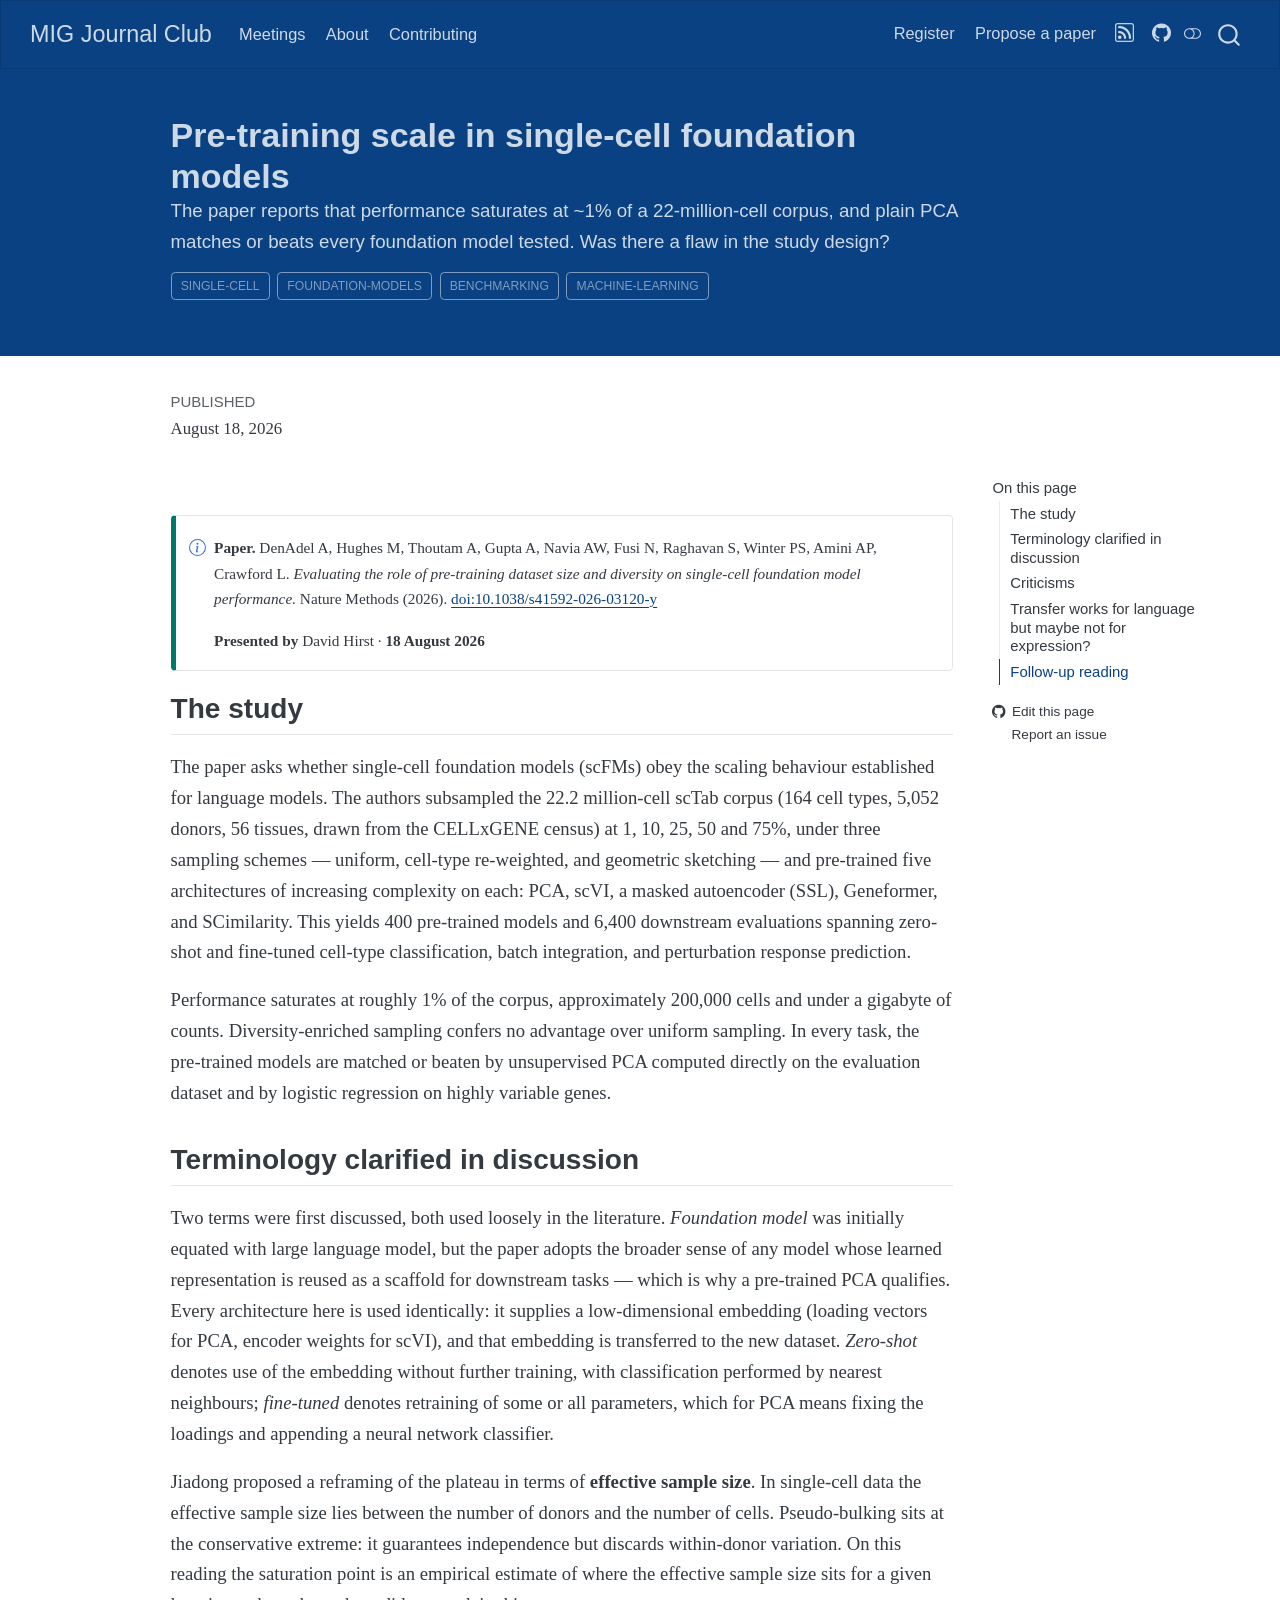
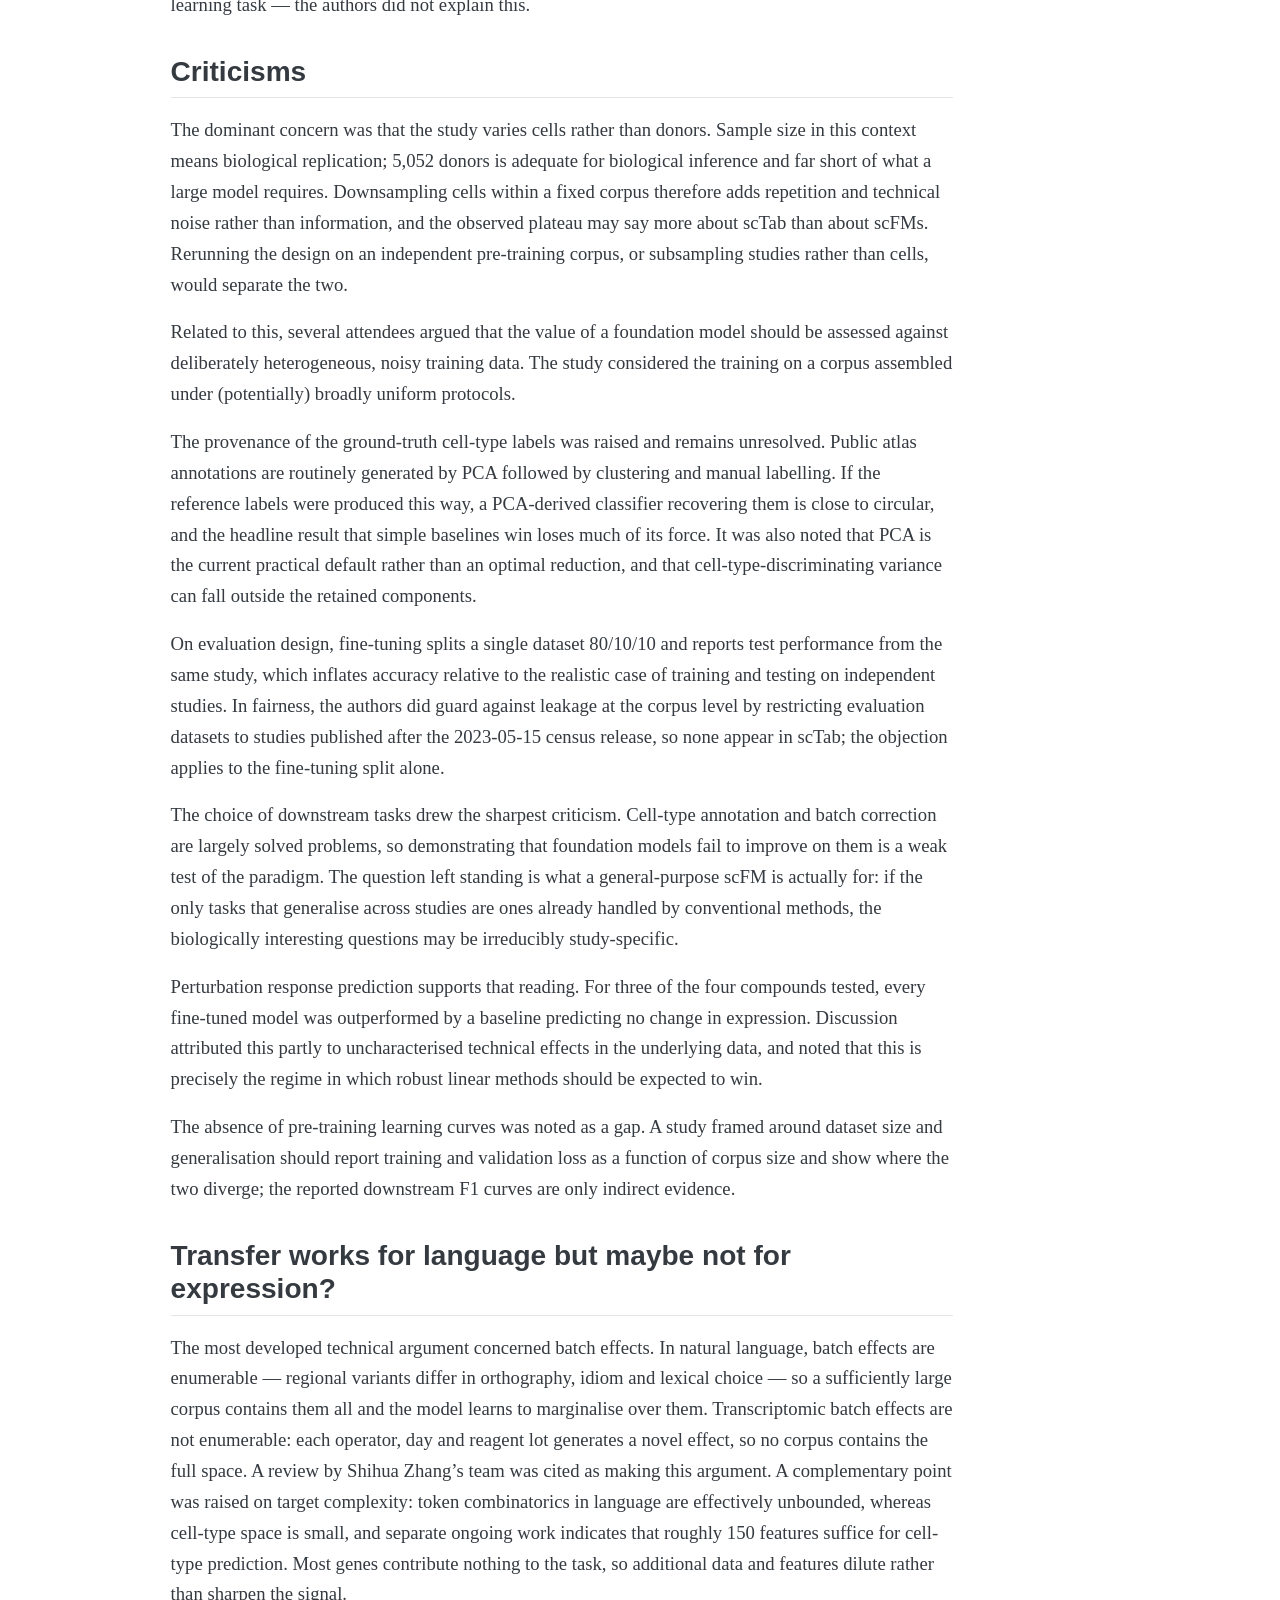
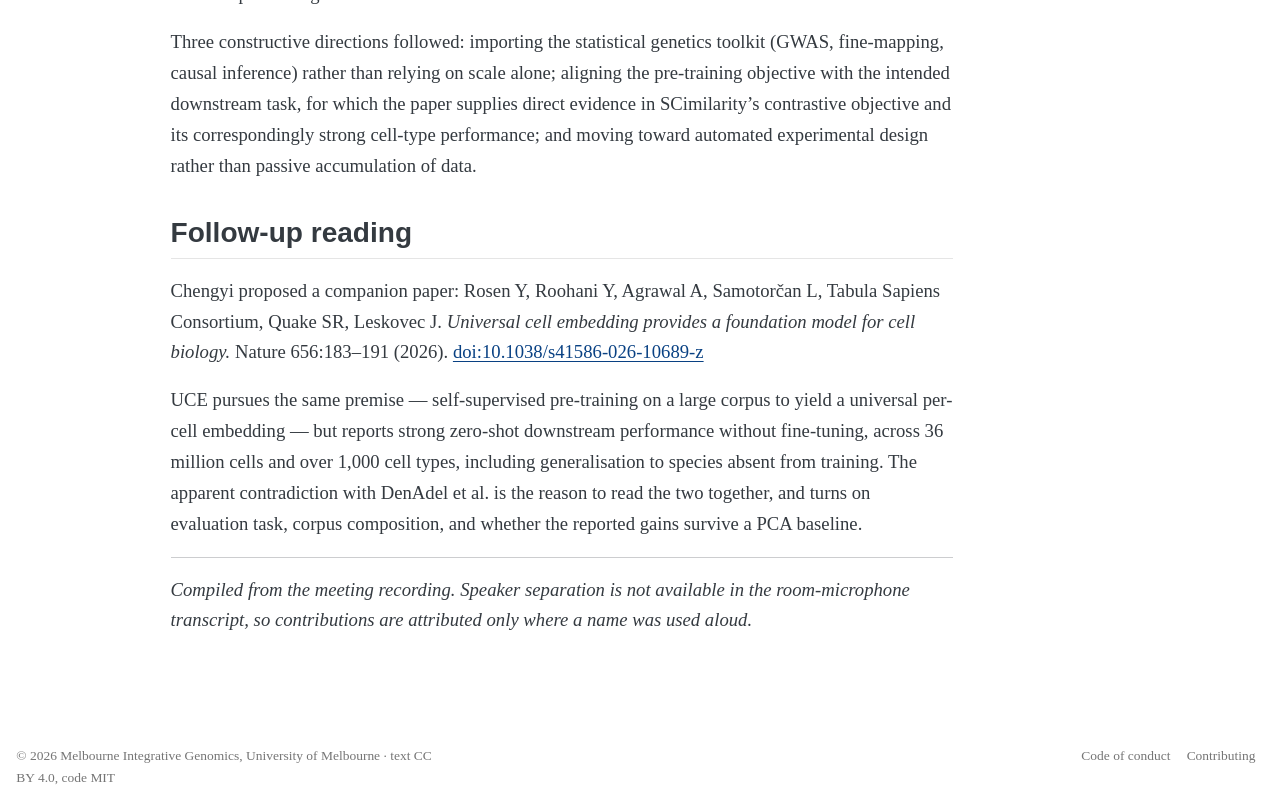
<file: posts/2026-08-18-scfm-pretraining-scale/index.html>
<!DOCTYPE html>
<html xmlns="http://www.w3.org/1999/xhtml" lang="en" xml:lang="en"><head>

<meta charset="utf-8">
<meta name="generator" content="quarto-1.11.9">

<meta name="viewport" content="width=device-width, initial-scale=1.0, user-scalable=yes">

<meta name="author" content="">
<meta name="dcterms.date" content="2026-08-18">
<meta name="description" content="The paper reports that performance saturates at ~1% of a 22-million-cell corpus, and plain PCA matches or beats every foundation model tested. Was there a flaw in the study design?">

<title>Pre-training scale in single-cell foundation models – MIG Journal Club</title>
<style>
/* Default styles provided by pandoc.
** See https://pandoc.org/MANUAL.html#variables-for-html for config info.
*/
span.smallcaps{font-variant: small-caps;}
div.columns{display: flex; gap: 1.5em;}
div.column{flex: auto;}
@media screen {
div.columns{gap: min(4vw, 1.5em);}
div.column{overflow-x: auto;}
}
div.hanging-indent{margin-left: 1.5em; text-indent: -1.5em;}
ul.task-list{list-style: none;}
ul.task-list li input[type="checkbox"] {
  width: 0.8em;
  margin: 0 0.8em 0.2em -1em; /* quarto-specific, see https://github.com/quarto-dev/quarto-cli/issues/4556 */ 
  vertical-align: middle;
}
</style>


<script src="../../site_libs/quarto-nav/quarto-nav.js"></script>
<script src="../../site_libs/quarto-nav/headroom.min.js"></script>
<script src="../../site_libs/clipboard/clipboard.min.js"></script>
<script src="../../site_libs/quarto-search/autocomplete.umd.js"></script>
<script src="../../site_libs/quarto-search/fuse.min.js"></script>
<script src="../../site_libs/quarto-search/quarto-search.js"></script>
<meta name="quarto:offset" content="../../">
<script src="../../site_libs/quarto-html/quarto.js" type="module"></script>
<script src="../../site_libs/quarto-html/tabsets/tabsets.js" type="module"></script>
<script src="../../site_libs/quarto-html/scrollable-regions/scrollable-regions.js" type="module"></script>
<script src="../../site_libs/quarto-html/popper.min.js"></script>
<script src="../../site_libs/quarto-html/tippy.umd.min.js"></script>
<script src="../../site_libs/quarto-html/anchor.min.js"></script>
<link href="../../site_libs/quarto-html/tippy.css" rel="stylesheet">
<link href="../../site_libs/quarto-html/quarto-syntax-highlighting-63b5708e65d6cd79cd7618c58d0c21e7.css" rel="stylesheet" class="quarto-color-scheme" id="quarto-text-highlighting-styles">
<link href="../../site_libs/quarto-html/quarto-syntax-highlighting-dark-447e42e69aaa9833c0ba1b986f430b20.css" rel="stylesheet" class="quarto-color-scheme quarto-color-alternate" id="quarto-text-highlighting-styles">
<link href="../../site_libs/quarto-html/quarto-syntax-highlighting-63b5708e65d6cd79cd7618c58d0c21e7.css" rel="stylesheet" class="quarto-color-scheme-extra" id="quarto-text-highlighting-styles">
<script src="../../site_libs/bootstrap/bootstrap.min.js"></script>
<link href="../../site_libs/bootstrap/bootstrap-icons.css" rel="stylesheet">
<link href="../../site_libs/bootstrap/bootstrap-015a96c7f2738610e82d20cae0515139.min.css" rel="stylesheet" append-hash="true" class="quarto-color-scheme" id="quarto-bootstrap" data-mode="light">
<link href="../../site_libs/bootstrap/bootstrap-dark-551805be29d459c21f061f4f5f1791a8.min.css" rel="stylesheet" append-hash="true" class="quarto-color-scheme quarto-color-alternate" id="quarto-bootstrap" data-mode="dark">
<link href="../../site_libs/bootstrap/bootstrap-015a96c7f2738610e82d20cae0515139.min.css" rel="stylesheet" append-hash="true" class="quarto-color-scheme-extra" id="quarto-bootstrap" data-mode="light">
<script id="quarto-search-options" type="application/json">{
  "location": "navbar",
  "copy-button": false,
  "collapse-after": 3,
  "panel-placement": "end",
  "type": "overlay",
  "limit": 50,
  "keyboard-shortcut": [
    "f",
    "/",
    "s"
  ],
  "language": {
    "search-no-results-text": "No results",
    "search-matching-documents-text": "matching documents",
    "search-copy-link-title": "Copy link to search",
    "search-hide-matches-text": "Hide additional matches",
    "search-more-match-text": "more match in this document",
    "search-more-matches-text": "more matches in this document",
    "search-clear-button-title": "Clear",
    "search-text-placeholder": "",
    "search-detached-cancel-button-title": "Cancel",
    "search-submit-button-title": "Submit",
    "search-label": "Search"
  }
}</script>


<meta property="og:title" content="Pre-training scale in single-cell foundation models – MIG Journal Club">
<meta property="og:description" content="The paper reports that performance saturates at ~1% of a 22-million-cell corpus, and plain PCA matches or beats every foundation model tested. Was there a flaw in the study design?">
<meta property="og:site_name" content="MIG Journal Club">
<meta name="twitter:title" content="Pre-training scale in single-cell foundation models – MIG Journal Club">
<meta name="twitter:description" content="The paper reports that performance saturates at ~1% of a 22-million-cell corpus, and plain PCA matches or beats every foundation model tested. Was there a flaw in the study design?">
<meta name="twitter:card" content="summary_large_image">
</head>

<body class="nav-fixed quarto-light"><a id="quarto-skip-link" class="visually-hidden-focusable" href="#quarto-document-content">Skip to main content</a><script id="quarto-html-before-body" type="application/javascript">
    const toggleBodyColorMode = (bsSheetEl) => {
      const mode = bsSheetEl.getAttribute("data-mode");
      const bodyEl = window.document.querySelector("body");
      if (mode === "dark") {
        bodyEl.classList.add("quarto-dark");
        bodyEl.classList.remove("quarto-light");
      } else {
        bodyEl.classList.add("quarto-light");
        bodyEl.classList.remove("quarto-dark");
      }
    }
    const toggleBodyColorPrimary = () => {
      const bsSheetEl = window.document.querySelector("link#quarto-bootstrap:not([rel=disabled-stylesheet])");
      if (bsSheetEl) {
        toggleBodyColorMode(bsSheetEl);
      }
    }
    const setColorSchemeToggle = (alternate) => {
      const toggles = window.document.querySelectorAll('.quarto-color-scheme-toggle');
      for (let i=0; i < toggles.length; i++) {
        const toggle = toggles[i];
        if (toggle) {
          toggle.setAttribute("aria-checked", alternate ? "true" : "false");
          if (alternate) {
            toggle.classList.add("alternate");
          } else {
            toggle.classList.remove("alternate");
          }
        }
      }
    };
    const toggleColorMode = (alternate) => {
      // Switch the stylesheets
      const primaryStylesheets = window.document.querySelectorAll('link.quarto-color-scheme:not(.quarto-color-alternate)');
      const alternateStylesheets = window.document.querySelectorAll('link.quarto-color-scheme.quarto-color-alternate');
      manageTransitions('#quarto-margin-sidebar .nav-link', false);
      if (alternate) {
        // note: dark is layered on light, we don't disable primary!
        enableStylesheet(alternateStylesheets);
        for (const sheetNode of alternateStylesheets) {
          if (sheetNode.id === "quarto-bootstrap") {
            toggleBodyColorMode(sheetNode);
          }
        }
      } else {
        disableStylesheet(alternateStylesheets);
        enableStylesheet(primaryStylesheets)
        toggleBodyColorPrimary();
      }
      manageTransitions('#quarto-margin-sidebar .nav-link', true);
      // Switch the toggles
      setColorSchemeToggle(alternate)
    }
    // Hack to workaround the fact that safari doesn't
    // properly recolor the scrollbar when toggling (#1455).
    // Not run on load: stylesheets are set before first paint there, and
    // scrolling would undo the scroll to a URL fragment (#14973).
    // The one pixel nudge keeps the reader where they were.
    const refreshSafariScrollbar = () => {
      if (navigator.userAgent.indexOf('Safari') > 0 && navigator.userAgent.indexOf('Chrome') == -1) {
        manageTransitions("body", false);
        const scrollY = window.scrollY;
        window.scrollTo(0, scrollY > 0 ? scrollY - 1 : 1);
        setTimeout(() => {
          window.scrollTo(0, scrollY);
          manageTransitions("body", true);
        }, 40);
      }
    }
    const disableStylesheet = (stylesheets) => {
      for (let i=0; i < stylesheets.length; i++) {
        const stylesheet = stylesheets[i];
        stylesheet.rel = 'disabled-stylesheet';
      }
    }
    const enableStylesheet = (stylesheets) => {
      for (let i=0; i < stylesheets.length; i++) {
        const stylesheet = stylesheets[i];
        if(stylesheet.rel !== 'stylesheet') { // for Chrome, which will still FOUC without this check
          stylesheet.rel = 'stylesheet';
        }
      }
    }
    const manageTransitions = (selector, allowTransitions) => {
      const els = window.document.querySelectorAll(selector);
      for (let i=0; i < els.length; i++) {
        const el = els[i];
        if (allowTransitions) {
          el.classList.remove('notransition');
        } else {
          el.classList.add('notransition');
        }
      }
    }
    const isFileUrl = () => {
      return window.location.protocol === 'file:';
    }
    const hasAlternateSentinel = () => {
      let styleSentinel = getColorSchemeSentinel();
      if (styleSentinel !== null) {
        return styleSentinel === "alternate";
      } else {
        return false;
      }
    }
    const setStyleSentinel = (alternate) => {
      const value = alternate ? "alternate" : "default";
      if (!isFileUrl()) {
        window.localStorage.setItem("quarto-color-scheme", value);
      } else {
        localAlternateSentinel = value;
      }
    }
    const getColorSchemeSentinel = () => {
      if (!isFileUrl()) {
        const storageValue = window.localStorage.getItem("quarto-color-scheme");
        return storageValue != null ? storageValue : localAlternateSentinel;
      } else {
        return localAlternateSentinel;
      }
    }
    const toggleGiscusIfUsed = (isAlternate, darkModeDefault) => {
      const baseTheme = document.querySelector('#giscus-base-theme')?.value ?? 'light';
      const alternateTheme = document.querySelector('#giscus-alt-theme')?.value ?? 'dark';
      let newTheme = '';
      if(authorPrefersDark) {
        newTheme = isAlternate ? baseTheme : alternateTheme;
      } else {
        newTheme = isAlternate ? alternateTheme : baseTheme;
      }
      const changeGiscusTheme = () => {
        // From: https://github.com/giscus/giscus/issues/336
        const sendMessage = (message) => {
          const iframe = document.querySelector('iframe.giscus-frame');
          if (!iframe) return;
          iframe.contentWindow.postMessage({ giscus: message }, 'https://giscus.app');
        }
        sendMessage({
          setConfig: {
            theme: newTheme
          }
        });
      }
      const isGiscussLoaded = window.document.querySelector('iframe.giscus-frame') !== null;
      if (isGiscussLoaded) {
        changeGiscusTheme();
      }
    };
    const authorPrefersDark = false;
    const darkModeDefault = authorPrefersDark;
      document.querySelector('link#quarto-text-highlighting-styles.quarto-color-scheme-extra').rel = 'disabled-stylesheet';
      document.querySelector('link#quarto-bootstrap.quarto-color-scheme-extra').rel = 'disabled-stylesheet';
    let localAlternateSentinel = darkModeDefault ? 'alternate' : 'default';
    // Dark / light mode switch
    window.quartoToggleColorScheme = () => {
      // Read the current dark / light value
      let toAlternate = !hasAlternateSentinel();
      toggleColorMode(toAlternate);
      refreshSafariScrollbar();
      setStyleSentinel(toAlternate);
      toggleGiscusIfUsed(toAlternate, darkModeDefault);
      window.dispatchEvent(new Event('resize'));
    };
    // Switch to dark mode if need be
    if (hasAlternateSentinel()) {
      toggleColorMode(true);
    } else {
      toggleColorMode(false);
    }
  </script>

<div id="quarto-search-results"></div>
  <header id="quarto-header" class="headroom fixed-top quarto-banner">
    <nav class="navbar navbar-expand-lg " data-bs-theme="dark" aria-label="Site">
      <div class="navbar-container container-fluid">
      <div class="navbar-brand-container mx-auto">
    <a class="navbar-brand" href="../../index.html">
    <span class="navbar-title">MIG Journal Club</span>
    </a>
  </div>
          <button class="navbar-toggler" type="button" data-bs-toggle="collapse" data-bs-target="#navbarCollapse" aria-controls="navbarCollapse" aria-expanded="false" aria-label="Toggle navigation" onclick="if (window.quartoToggleHeadroom) { window.quartoToggleHeadroom(); }">
  <span class="navbar-toggler-icon"></span>
</button>
          <div class="collapse navbar-collapse" id="navbarCollapse">
            <ul class="navbar-nav navbar-nav-scroll me-auto">
  <li class="nav-item">
    <a class="nav-link" href="../../index.html"> 
<span class="menu-text">Meetings</span></a>
  </li>  
  <li class="nav-item">
    <a class="nav-link" href="../../about.html"> 
<span class="menu-text">About</span></a>
  </li>  
  <li class="nav-item">
    <a class="nav-link" href="../../CONTRIBUTING.html"> 
<span class="menu-text">Contributing</span></a>
  </li>  
</ul>
            <ul class="navbar-nav navbar-nav-scroll ms-auto">
  <li class="nav-item">
    <a class="nav-link" href="https://docs.google.com/forms/d/e/1FAIpQLSfgcOM5Xg5BceSKjY6UgjAWhQK9EpcHZ-zQdFhQhyOEFXXn1w/viewform"> 
<span class="menu-text">Register</span></a>
  </li>  
  <li class="nav-item">
    <a class="nav-link" href="https://github.com/melbintgen/mig-journal-club/issues/new?template=propose-paper.yml"> 
<span class="menu-text">Propose a paper</span></a>
  </li>  
  <li class="nav-item compact">
    <a class="nav-link" href="../../index.xml"> <i class="bi bi-rss" role="img">
</i> 
<span class="menu-text"></span></a>
  </li>  
  <li class="nav-item compact">
    <a class="nav-link" href="https://github.com/melbintgen/mig-journal-club"> <i class="bi bi-github" role="img">
</i> 
<span class="menu-text"></span></a>
  </li>  
</ul>
          </div> <!-- /navcollapse -->
            <div class="quarto-navbar-tools">
  <button type="button" role="switch" aria-checked="false" class="quarto-color-scheme-toggle quarto-navigation-tool  px-1" onclick="window.quartoToggleColorScheme(); return false;" title="Toggle dark mode" aria-label="Toggle dark mode"><i class="bi"></i></button>
</div>
            <div id="quarto-search" class="" title="Search"></div>
      </div> <!-- /container-fluid -->
    </nav>
</header>
<!-- content -->
<header id="title-block-header" class="quarto-title-block default page-columns page-full">
  <div class="quarto-title-banner page-columns page-full">
    <div class="quarto-title column-body">
      <h1 class="title">Pre-training scale in single-cell foundation models</h1>
                  <div>
        <div class="description">
          The paper reports that performance saturates at ~1% of a 22-million-cell corpus, and plain PCA matches or beats every foundation model tested. Was there a flaw in the study design?
        </div>
      </div>
                          <div class="quarto-categories">
                <div class="quarto-category">single-cell</div>
                <div class="quarto-category">foundation-models</div>
                <div class="quarto-category">benchmarking</div>
                <div class="quarto-category">machine-learning</div>
              </div>
                  </div>
  </div>
    
  
  <div class="quarto-title-meta">

      
      <div>
      <div class="quarto-title-meta-heading">Published</div>
      <div class="quarto-title-meta-contents">
        <p class="date">August 18, 2026</p>
      </div>
    </div>
    
      
    </div>
    
  
  </header><div id="quarto-content" class="quarto-container page-columns page-rows-contents page-layout-article page-navbar">
<!-- sidebar -->
<!-- margin-sidebar -->
    <div id="quarto-margin-sidebar" class="sidebar margin-sidebar">
        <nav id="TOC" role="doc-toc" aria-labelledby="toc-title" class="toc-active">
    <h2 id="toc-title">On this page</h2>
   
  <ul>
  <li><a href="#the-study" id="toc-the-study" class="nav-link active" data-scroll-target="#the-study">The study</a></li>
  <li><a href="#terminology-clarified-in-discussion" id="toc-terminology-clarified-in-discussion" class="nav-link" data-scroll-target="#terminology-clarified-in-discussion">Terminology clarified in discussion</a></li>
  <li><a href="#criticisms" id="toc-criticisms" class="nav-link" data-scroll-target="#criticisms">Criticisms</a></li>
  <li><a href="#transfer-works-for-language-but-maybe-not-for-expression" id="toc-transfer-works-for-language-but-maybe-not-for-expression" class="nav-link" data-scroll-target="#transfer-works-for-language-but-maybe-not-for-expression">Transfer works for language but maybe not for expression?</a></li>
  <li><a href="#follow-up-reading" id="toc-follow-up-reading" class="nav-link" data-scroll-target="#follow-up-reading">Follow-up reading</a></li>
  </ul>
<div class="toc-actions"><ul><li><a href="https://github.com/melbintgen/mig-journal-club/edit/main/posts/2026-08-18-scfm-pretraining-scale/index.qmd" class="toc-action"><i class="bi bi-github"></i>Edit this page</a></li><li><a href="https://github.com/melbintgen/mig-journal-club/issues/new" class="toc-action"><i class="bi empty"></i>Report an issue</a></li></ul></div></nav>
    </div>
<!-- main -->
<main class="content quarto-banner-title-block" id="quarto-document-content" tabindex="-1">






<div class="callout callout-style-simple callout-note">
<div class="callout-body d-flex">
<div class="callout-icon-container">
<i class="callout-icon"></i>
</div>
<div class="callout-body-container">
<p><strong>Paper.</strong> DenAdel A, Hughes M, Thoutam A, Gupta A, Navia AW, Fusi N, Raghavan S, Winter PS, Amini AP, Crawford L. <em>Evaluating the role of pre-training dataset size and diversity on single-cell foundation model performance.</em> Nature Methods (2026). <a href="https://doi.org/10.1038/s41592-026-03120-y">doi:10.1038/s41592-026-03120-y</a></p>
<p><strong>Presented by</strong> David Hirst · <strong>18 August 2026</strong></p>
</div>
</div>
</div>
<section id="the-study" class="level2">
<h2 class="anchored" data-anchor-id="the-study">The study</h2>
<p>The paper asks whether single-cell foundation models (scFMs) obey the scaling behaviour established for language models. The authors subsampled the 22.2 million-cell scTab corpus (164 cell types, 5,052 donors, 56 tissues, drawn from the CELLxGENE census) at 1, 10, 25, 50 and 75%, under three sampling schemes — uniform, cell-type re-weighted, and geometric sketching — and pre-trained five architectures of increasing complexity on each: PCA, scVI, a masked autoencoder (SSL), Geneformer, and SCimilarity. This yields 400 pre-trained models and 6,400 downstream evaluations spanning zero-shot and fine-tuned cell-type classification, batch integration, and perturbation response prediction.</p>
<p>Performance saturates at roughly 1% of the corpus, approximately 200,000 cells and under a gigabyte of counts. Diversity-enriched sampling confers no advantage over uniform sampling. In every task, the pre-trained models are matched or beaten by unsupervised PCA computed directly on the evaluation dataset and by logistic regression on highly variable genes.</p>
</section>
<section id="terminology-clarified-in-discussion" class="level2">
<h2 class="anchored" data-anchor-id="terminology-clarified-in-discussion">Terminology clarified in discussion</h2>
<p>Two terms were first discussed, both used loosely in the literature. <em>Foundation model</em> was initially equated with large language model, but the paper adopts the broader sense of any model whose learned representation is reused as a scaffold for downstream tasks — which is why a pre-trained PCA qualifies. Every architecture here is used identically: it supplies a low-dimensional embedding (loading vectors for PCA, encoder weights for scVI), and that embedding is transferred to the new dataset. <em>Zero-shot</em> denotes use of the embedding without further training, with classification performed by nearest neighbours; <em>fine-tuned</em> denotes retraining of some or all parameters, which for PCA means fixing the loadings and appending a neural network classifier.</p>
<p>Jiadong proposed a reframing of the plateau in terms of <strong>effective sample size</strong>. In single-cell data the effective sample size lies between the number of donors and the number of cells. Pseudo-bulking sits at the conservative extreme: it guarantees independence but discards within-donor variation. On this reading the saturation point is an empirical estimate of where the effective sample size sits for a given learning task — the authors did not explain this.</p>
</section>
<section id="criticisms" class="level2">
<h2 class="anchored" data-anchor-id="criticisms">Criticisms</h2>
<p>The dominant concern was that the study varies cells rather than donors. Sample size in this context means biological replication; 5,052 donors is adequate for biological inference and far short of what a large model requires. Downsampling cells within a fixed corpus therefore adds repetition and technical noise rather than information, and the observed plateau may say more about scTab than about scFMs. Rerunning the design on an independent pre-training corpus, or subsampling studies rather than cells, would separate the two.</p>
<p>Related to this, several attendees argued that the value of a foundation model should be assessed against deliberately heterogeneous, noisy training data. The study considered the training on a corpus assembled under (potentially) broadly uniform protocols.</p>
<p>The provenance of the ground-truth cell-type labels was raised and remains unresolved. Public atlas annotations are routinely generated by PCA followed by clustering and manual labelling. If the reference labels were produced this way, a PCA-derived classifier recovering them is close to circular, and the headline result that simple baselines win loses much of its force. It was also noted that PCA is the current practical default rather than an optimal reduction, and that cell-type-discriminating variance can fall outside the retained components.</p>
<p>On evaluation design, fine-tuning splits a single dataset 80/10/10 and reports test performance from the same study, which inflates accuracy relative to the realistic case of training and testing on independent studies. In fairness, the authors did guard against leakage at the corpus level by restricting evaluation datasets to studies published after the 2023-05-15 census release, so none appear in scTab; the objection applies to the fine-tuning split alone.</p>
<p>The choice of downstream tasks drew the sharpest criticism. Cell-type annotation and batch correction are largely solved problems, so demonstrating that foundation models fail to improve on them is a weak test of the paradigm. The question left standing is what a general-purpose scFM is actually for: if the only tasks that generalise across studies are ones already handled by conventional methods, the biologically interesting questions may be irreducibly study-specific.</p>
<p>Perturbation response prediction supports that reading. For three of the four compounds tested, every fine-tuned model was outperformed by a baseline predicting no change in expression. Discussion attributed this partly to uncharacterised technical effects in the underlying data, and noted that this is precisely the regime in which robust linear methods should be expected to win.</p>
<p>The absence of pre-training learning curves was noted as a gap. A study framed around dataset size and generalisation should report training and validation loss as a function of corpus size and show where the two diverge; the reported downstream F1 curves are only indirect evidence.</p>
</section>
<section id="transfer-works-for-language-but-maybe-not-for-expression" class="level2">
<h2 class="anchored" data-anchor-id="transfer-works-for-language-but-maybe-not-for-expression">Transfer works for language but maybe not for expression?</h2>
<p>The most developed technical argument concerned batch effects. In natural language, batch effects are enumerable — regional variants differ in orthography, idiom and lexical choice — so a sufficiently large corpus contains them all and the model learns to marginalise over them. Transcriptomic batch effects are not enumerable: each operator, day and reagent lot generates a novel effect, so no corpus contains the full space. A review by Shihua Zhang’s team was cited as making this argument. A complementary point was raised on target complexity: token combinatorics in language are effectively unbounded, whereas cell-type space is small, and separate ongoing work indicates that roughly 150 features suffice for cell-type prediction. Most genes contribute nothing to the task, so additional data and features dilute rather than sharpen the signal.</p>
<p>Three constructive directions followed: importing the statistical genetics toolkit (GWAS, fine-mapping, causal inference) rather than relying on scale alone; aligning the pre-training objective with the intended downstream task, for which the paper supplies direct evidence in SCimilarity’s contrastive objective and its correspondingly strong cell-type performance; and moving toward automated experimental design rather than passive accumulation of data.</p>
</section>
<section id="follow-up-reading" class="level2">
<h2 class="anchored" data-anchor-id="follow-up-reading">Follow-up reading</h2>
<p>Chengyi proposed a companion paper: Rosen Y, Roohani Y, Agrawal A, Samotorčan L, Tabula Sapiens Consortium, Quake SR, Leskovec J. <em>Universal cell embedding provides a foundation model for cell biology.</em> Nature 656:183–191 (2026). <a href="https://doi.org/10.1038/s41586-026-10689-z">doi:10.1038/s41586-026-10689-z</a></p>
<p>UCE pursues the same premise — self-supervised pre-training on a large corpus to yield a universal per-cell embedding — but reports strong zero-shot downstream performance without fine-tuning, across 36 million cells and over 1,000 cell types, including generalisation to species absent from training. The apparent contradiction with DenAdel et al.&nbsp;is the reason to read the two together, and turns on evaluation task, corpus composition, and whether the reported gains survive a PCA baseline.</p>
<hr>
<p><em>Compiled from the meeting recording. Speaker separation is not available in the room-microphone transcript, so contributions are attributed only where a name was used aloud.</em></p>


</section>

</main> <!-- /main -->
<script id="quarto-html-after-body" type="application/javascript">
  window.document.addEventListener("DOMContentLoaded", function (event) {
    // Ensure there is a toggle, if there isn't float one in the top right
    if (window.document.querySelector('.quarto-color-scheme-toggle') === null) {
      const toggle = window.document.createElement('button');
      toggle.type = "button";
      toggle.setAttribute("role", "switch");
      toggle.setAttribute("aria-checked", "false");
      toggle.classList.add('top-right');
      toggle.classList.add('quarto-color-scheme-toggle');
      toggle.setAttribute("aria-label", "Toggle dark mode");
      toggle.onclick = function() { try { window.quartoToggleColorScheme(); } catch {} return false; };
      const i = window.document.createElement("i");
      i.classList.add('bi');
      toggle.appendChild(i);
      // Put the toggle in a landmark of its own, so that landmark navigation
      // can reach it.
      //
      // The container is always a fresh direct child of body, and the toggle is
      // never moved into page furniture that the theme or the author controls.
      // The toggle is positioned against the page, so any ancestor that
      // establishes a containing block captures it: a positioned element or a
      // grid for position: absolute, and transform, filter, will-change or
      // contain for position: fixed. A direct child of body has none of these
      // to inherit, and the shift when one appears is silent and visual.
      //
      // ARIA says a document should have at most one banner, and axe reports a
      // duplicate whether or not the banners carry distinct labels. So use a
      // header when the page has no banner yet, and a named region otherwise.
      //
      // A header is a banner wherever it sits, unless it is inside sectioning
      // content, so this cannot just look at the children of body: a custom
      // page layout wraps the title block header in a plain div. An explicit
      // role="banner" always counts.
      const sectioning = 'article, aside, main, nav, section, [role="article"], [role="complementary"], [role="main"], [role="navigation"], [role="region"]';
      const hasBanner = Array.from(
        window.document.querySelectorAll('header:not([role]), [role="banner"]')
      ).some(function(el) {
        return el.hasAttribute("role") || el.closest(sectioning) === null;
      });
      const container = window.document.createElement(hasBanner ? "div" : "header");
      if (hasBanner) {
        container.setAttribute("role", "region");
        container.setAttribute("aria-label", "Toggle dark mode");
      }
      container.classList.add('quarto-color-scheme-toggle-container');
      container.appendChild(toggle);
      window.document.body.appendChild(container);
    }
    setColorSchemeToggle(hasAlternateSentinel())
    const icon = "";
    const anchorJS = new window.AnchorJS();
    anchorJS.options = {
      placement: 'right',
      icon: icon
    };
    anchorJS.add('.anchored');
    const isCodeAnnotation = (el) => {
      for (const clz of el.classList) {
        if (clz.startsWith('code-annotation-')) {                     
          return true;
        }
      }
      return false;
    }
    const onCopySuccess = function(e) {
      // button target
      const button = e.trigger;
      // don't keep focus
      button.blur();
      // flash "checked"
      button.classList.add('code-copy-button-checked');
      var currentTitle = button.getAttribute("title");
      button.setAttribute("title", "Copied!");
      let tooltip;
      if (window.bootstrap) {
        button.setAttribute("data-bs-toggle", "tooltip");
        button.setAttribute("data-bs-placement", "left");
        button.setAttribute("data-bs-title", "Copied!");
        tooltip = new bootstrap.Tooltip(button, 
          { trigger: "manual", 
            customClass: "code-copy-button-tooltip",
            offset: [0, -8]});
        tooltip.show();    
      }
      setTimeout(function() {
        if (tooltip) {
          tooltip.hide();
          button.removeAttribute("data-bs-title");
          button.removeAttribute("data-bs-toggle");
          button.removeAttribute("data-bs-placement");
        }
        button.setAttribute("title", currentTitle);
        button.classList.remove('code-copy-button-checked');
      }, 1000);
      // clear code selection
      e.clearSelection();
    }
    const getTextToCopy = function(trigger) {
      const outerScaffold = trigger.parentElement.cloneNode(true);
      const codeEl = outerScaffold.querySelector('code');
      for (const childEl of codeEl.children) {
        if (isCodeAnnotation(childEl)) {
          childEl.remove();
        }
      }
      return codeEl.innerText;
    }
    const clipboard = new window.ClipboardJS('.code-copy-button:not([data-in-quarto-modal])', {
      text: getTextToCopy
    });
    clipboard.on('success', onCopySuccess);
    if (window.document.getElementById('quarto-embedded-source-code-modal')) {
      const clipboardModal = new window.ClipboardJS('.code-copy-button[data-in-quarto-modal]', {
        text: getTextToCopy,
        container: window.document.getElementById('quarto-embedded-source-code-modal')
      });
      clipboardModal.on('success', onCopySuccess);
    }
      var localhostRegex = new RegExp(/^(?:http|https):\/\/localhost\:?[0-9]*\//);
      var mailtoRegex = new RegExp(/^mailto:/);
        var filterRegex = new RegExp("https:\/\/melbintgen\.github\.io\/mig-journal-club\/");
      const newWindowLabel = "(opens in a new tab)";
      const newWindowNoteId = "quarto-ext-newwindow-label";
      // Links reference one hidden label through aria-describedby, so the
      // announcement never changes their accessible name.
      var describeNewWindow = (link) => {
        if (!window.document.getElementById(newWindowNoteId)) {
          var newWindowNote = window.document.createElement("span");
          newWindowNote.id = newWindowNoteId;
          newWindowNote.hidden = true;
          newWindowNote.textContent = newWindowLabel;
          window.document.body.appendChild(newWindowNote);
        }
        var describedBy = (link.getAttribute("aria-describedby") || "").split(/\s+/).filter(Boolean);
        if (!describedBy.includes(newWindowNoteId)) {
          describedBy.push(newWindowNoteId);
          link.setAttribute("aria-describedby", describedBy.join(" "));
        }
      }
      var isInternal = (href) => {
          return filterRegex.test(href) || localhostRegex.test(href) || mailtoRegex.test(href);
      }
      // Inspect non-navigation links and adorn them if external
      window.quartoDecorateExternalLinks = function (root) {
     var links = (root || window.document).querySelectorAll('a[href]:not(.nav-link):not(.navbar-brand):not(.toc-action):not(.sidebar-link):not(.sidebar-item-toggle):not(.pagination-link):not(.no-external):not([aria-hidden]):not(.dropdown-item):not(.quarto-navigation-tool):not(.about-link)');
      for (var i=0; i<links.length; i++) {
        const link = links[i];
        if (!isInternal(link.href)) {
          // undo the damage that might have been done by quarto-nav.js in the case of
          // links that we want to consider external
          if (link.dataset.originalHref !== undefined) {
            link.href = link.dataset.originalHref;
          }
            // target, if specified
            link.setAttribute("target", "_blank");
            if (link.getAttribute("rel") === null) {
              link.setAttribute("rel", "noopener");
            }
            describeNewWindow(link);
          if (!link.classList.contains('no-external-icon')) {
          }
        }
      }
      };
      window.quartoDecorateExternalLinks(window.document);
    // Esc closes the popup (WCAG 1.4.13) and focus leaving both trigger and
    // popup closes it (WCAG 2.4.11); tippy handles neither for interactive popups.
    const hideOnEscAndFocusOut = {
      name: 'hideOnEscAndFocusOut',
      defaultValue: true,
      fn(instance) {
        const dismiss = () => {
          // A show scheduled by the trigger delay would otherwise reopen it
          instance.clearDelayTimeouts();
          instance.hide();
        };
        const onKeyDown = (event) => {
          if (event.key !== 'Escape') {
            return;
          }
          // Keep Esc from also reaching page handlers (e.g. reveal.js overview),
          // except an open reveal.js slide menu, which Esc should close too.
          // The menu handles keys only when its keyboard option is on.
          const menuHandlesEsc = window.Reveal?.getPlugin?.('menu')?.isOpen() &&
            window.Reveal.getConfig().menu?.keyboard !== false;
          if (!menuHandlesEsc) {
            event.stopPropagation();
          }
          if (instance.popper.contains(window.document.activeElement)) {
            // Disabled while refocusing so the focus trigger does not reopen it
            instance.disable();
            instance.reference.focus();
            instance.enable();
          }
          dismiss();
        };
        const onFocusOut = (event) => {
          const target = event.relatedTarget;
          if (target && !instance.reference.contains(target) &&
              !instance.popper.contains(target)) {
            dismiss();
          }
        };
        // On the trigger too: a click trigger (code-annotations: select) has no
        // blur handling. Attached for the instance's lifetime so leaving the
        // trigger also cancels a show still pending on the trigger delay.
        instance.reference.addEventListener('focusout', onFocusOut);
        return {
          onShow() {
            window.document.addEventListener('keydown', onKeyDown, true);
            instance.popper.addEventListener('focusout', onFocusOut);
          },
          onHide() {
            window.document.removeEventListener('keydown', onKeyDown, true);
            instance.popper.removeEventListener('focusout', onFocusOut);
          },
          onDestroy() {
            instance.reference.removeEventListener('focusout', onFocusOut);
          },
        };
      },
    };
    function tippyHover(el, contentFn, onTriggerFn, onUntriggerFn) {
      const config = {
        allowHTML: true,
        maxWidth: 500,
        delay: 100,
        arrow: false,
        appendTo: function(el) {
            return el.parentElement;
        },
        interactive: true,
        interactiveBorder: 10,
        theme: 'quarto',
        placement: 'bottom-start',
        plugins: [hideOnEscAndFocusOut],
      };
      if (contentFn) {
        config.content = contentFn;
      }
      if (onTriggerFn) {
        config.onTrigger = onTriggerFn;
      }
      if (onUntriggerFn) {
        config.onUntrigger = onUntriggerFn;
      }
      window.tippy(el, config); 
    }
    const noterefs = window.document.querySelectorAll('a[role="doc-noteref"]');
    for (var i=0; i<noterefs.length; i++) {
      const ref = noterefs[i];
      tippyHover(ref, function() {
        // use id or data attribute instead here
        let href = ref.getAttribute('data-footnote-href') || ref.getAttribute('href');
        try { href = new URL(href).hash; } catch {}
        const id = href.replace(/^#\/?/, "");
        const note = window.document.getElementById(id);
        if (note) {
          return note.innerHTML;
        } else {
          return "";
        }
      });
    }
    const xrefs = window.document.querySelectorAll('a.quarto-xref');
    const processXRef = (id, note) => {
      // Strip column container classes
      const stripColumnClz = (el) => {
        el.classList.remove("page-full", "page-columns");
        if (el.children) {
          for (const child of el.children) {
            stripColumnClz(child);
          }
        }
      }
      stripColumnClz(note)
      if (id === null || id.startsWith('sec-')) {
        // Special case sections, only their first couple elements
        const container = document.createElement("div");
        if (note.children && note.children.length > 2) {
          container.appendChild(note.children[0].cloneNode(true));
          for (let i = 1; i < note.children.length; i++) {
            const child = note.children[i];
            if (child.tagName === "P" && child.innerText === "") {
              continue;
            } else {
              container.appendChild(child.cloneNode(true));
              break;
            }
          }
          if (window.Quarto?.typesetMath) {
            window.Quarto.typesetMath(container);
          }
          return container.innerHTML
        } else {
          if (window.Quarto?.typesetMath) {
            window.Quarto.typesetMath(note);
          }
          return note.innerHTML;
        }
      } else {
        // Remove any anchor links if they are present
        const anchorLink = note.querySelector('a.anchorjs-link');
        if (anchorLink) {
          anchorLink.remove();
        }
        if (window.Quarto?.typesetMath) {
          window.Quarto.typesetMath(note);
        }
        if (note.classList.contains("callout")) {
          return note.outerHTML;
        } else {
          return note.innerHTML;
        }
      }
    }
    for (var i=0; i<xrefs.length; i++) {
      const xref = xrefs[i];
      tippyHover(xref, undefined, function(instance) {
        instance.disable();
        let url = xref.getAttribute('href');
        let hash = undefined; 
        if (url.startsWith('#')) {
          hash = url;
        } else {
          try { hash = new URL(url).hash; } catch {}
        }
        if (hash) {
          const id = hash.replace(/^#\/?/, "");
          const note = window.document.getElementById(id);
          if (note !== null) {
            try {
              const html = processXRef(id, note.cloneNode(true));
              instance.setContent(html);
            } finally {
              instance.enable();
              instance.show();
            }
          } else {
            // See if we can fetch this
            fetch(url.split('#')[0])
            .then(res => res.text())
            .then(html => {
              const parser = new DOMParser();
              const htmlDoc = parser.parseFromString(html, "text/html");
              const note = htmlDoc.getElementById(id);
              if (note !== null) {
                const html = processXRef(id, note);
                instance.setContent(html);
              } 
            }).finally(() => {
              instance.enable();
              instance.show();
            });
          }
        } else {
          // See if we can fetch a full url (with no hash to target)
          // This is a special case and we should probably do some content thinning / targeting
          fetch(url)
          .then(res => res.text())
          .then(html => {
            const parser = new DOMParser();
            const htmlDoc = parser.parseFromString(html, "text/html");
            const note = htmlDoc.querySelector('main.content');
            if (note !== null) {
              // This should only happen for chapter cross references
              // (since there is no id in the URL)
              // remove the first header
              if (note.children.length > 0 && note.children[0].tagName === "HEADER") {
                note.children[0].remove();
              }
              const html = processXRef(null, note);
              instance.setContent(html);
            } 
          }).finally(() => {
            instance.enable();
            instance.show();
          });
        }
      }, function(instance) {
      });
    }
        let selectedAnnoteEl;
        const selectorForAnnotation = ( cell, annotation) => {
          let cellAttr = 'data-code-cell="' + cell + '"';
          let lineAttr = 'data-code-annotation="' +  annotation + '"';
          const selector = 'span[' + cellAttr + '][' + lineAttr + ']';
          return selector;
        }
        const selectCodeLines = (annoteEl) => {
          const doc = window.document;
          const targetCell = annoteEl.getAttribute("data-target-cell");
          const targetAnnotation = annoteEl.getAttribute("data-target-annotation");
          const annoteSpan = window.document.querySelector(selectorForAnnotation(targetCell, targetAnnotation));
          const lines = annoteSpan.getAttribute("data-code-lines").split(",");
          const lineIds = lines.map((line) => {
            return targetCell + "-" + line;
          })
          // Each band is positioned against its own containing block, which is
          // not the offsetParent of the lines, so place it from client rects.
          const placeBand = (band, firstEl, lastEl, codeBlock) => {
            const container = band.offsetParent;
            if (container === null) {
              return;
            }
            const containerRect = container.getBoundingClientRect();
            // Reveal.js scales slides with a transform, so convert client
            // pixels back to the CSS pixels of the container.
            const scale = containerRect.height / container.offsetHeight || 1;
            const firstRect = firstEl.getBoundingClientRect();
            const lastRect = lastEl.getBoundingClientRect();
            const top = (firstRect.top - containerRect.top) / scale - container.clientTop + container.scrollTop;
            const height = (lastRect.bottom - firstRect.top) / scale;
            band.style.top = top - 2 + "px";
            band.style.height = height + 4 + "px";
            if (codeBlock) {
              // Without the copy button wrapper, the containing block is wider
              // than the code block, so span the code block explicitly.
              const blockRect = codeBlock.getBoundingClientRect();
              band.style.left = (blockRect.left - containerRect.left) / scale - container.clientLeft + container.scrollLeft + "px";
              band.style.width = blockRect.width / scale + "px";
            }
          };
          if (lineIds.length > 0) {
            const el = window.document.getElementById(lineIds[0]);
            const lastEl = window.document.getElementById(lineIds[lineIds.length - 1]);
            const parent = el.parentElement.parentElement;
            // cook up a div (if necessary) and position it
            let div = window.document.getElementById("code-annotation-line-highlight");
            if (div === null) {
              div = window.document.createElement("div");
              div.setAttribute("id", "code-annotation-line-highlight");
              div.style.position = 'absolute';
              parent.appendChild(div);
            }
            placeBand(div, el, lastEl, parent.closest("div.sourceCode") || parent);
            let gutterDiv = window.document.getElementById("code-annotation-line-highlight-gutter");
            if (gutterDiv === null) {
              gutterDiv = window.document.createElement("div");
              gutterDiv.setAttribute("id", "code-annotation-line-highlight-gutter");
              gutterDiv.style.position = 'absolute';
              const codeCell = window.document.getElementById(targetCell);
              const gutter = codeCell.querySelector('.code-annotation-gutter');
              gutter.appendChild(gutterDiv);
            }
            placeBand(gutterDiv, el, lastEl);
            selectedAnnoteEl = annoteEl;
          }
        };
        const unselectCodeLines = () => {
          const elementsIds = ["code-annotation-line-highlight", "code-annotation-line-highlight-gutter"];
          elementsIds.forEach((elId) => {
            const div = window.document.getElementById(elId);
            if (div) {
              div.remove();
            }
          });
          selectedAnnoteEl = undefined;
        };
          // Handle positioning of the toggle
      window.addEventListener(
        "resize",
        throttle(() => {
          elRect = undefined;
          if (selectedAnnoteEl) {
            selectCodeLines(selectedAnnoteEl);
          }
        }, 10)
      );
      function throttle(fn, ms) {
      let throttle = false;
      let timer;
        return (...args) => {
          if(!throttle) { // first call gets through
              fn.apply(this, args);
              throttle = true;
          } else { // all the others get throttled
              if(timer) clearTimeout(timer); // cancel #2
              timer = setTimeout(() => {
                fn.apply(this, args);
                timer = throttle = false;
              }, ms);
          }
        };
      }
        // Attach click handler to the DT
        const annoteDls = window.document.querySelectorAll('dt[data-target-cell]');
        for (const annoteDlNode of annoteDls) {
          annoteDlNode.addEventListener('click', (event) => {
            const clickedEl = event.target;
            if (clickedEl !== selectedAnnoteEl) {
              unselectCodeLines();
              const activeEl = window.document.querySelector('dt[data-target-cell].code-annotation-active');
              if (activeEl) {
                activeEl.classList.remove('code-annotation-active');
              }
              selectCodeLines(clickedEl);
              clickedEl.classList.add('code-annotation-active');
            } else {
              // Unselect the line
              unselectCodeLines();
              clickedEl.classList.remove('code-annotation-active');
            }
          });
        }
    const findCites = (el) => {
      const parentEl = el.parentElement;
      if (parentEl) {
        const cites = parentEl.dataset.cites;
        if (cites) {
          return {
            el,
            cites: cites.split(' ')
          };
        } else {
          return findCites(el.parentElement)
        }
      } else {
        return undefined;
      }
    };
    var bibliorefs = window.document.querySelectorAll('a[role="doc-biblioref"]');
    for (var i=0; i<bibliorefs.length; i++) {
      const ref = bibliorefs[i];
      const citeInfo = findCites(ref);
      if (citeInfo) {
        tippyHover(citeInfo.el, function() {
          var popup = window.document.createElement('div');
          citeInfo.cites.forEach(function(cite) {
            var citeDiv = window.document.createElement('div');
            citeDiv.classList.add('hanging-indent');
            citeDiv.classList.add('csl-entry');
            var biblioDiv = window.document.getElementById('ref-' + cite);
            if (biblioDiv) {
              citeDiv.innerHTML = biblioDiv.innerHTML;
            }
            popup.appendChild(citeDiv);
          });
          return popup.innerHTML;
        });
      }
    }
  });
  </script>
  <script type="application/javascript">
  window.quartoScrollableRegionsLabels = {"code":"Scrollable code","output":"Scrollable output"};
  </script>
</div> <!-- /content -->
<footer class="footer">
  <div class="nav-footer">
    <div class="nav-footer-left">
<p>© 2026 Melbourne Integrative Genomics, University of Melbourne · text CC BY 4.0, code MIT</p>
</div>   
    <div class="nav-footer-center">
      &nbsp;
    <div class="toc-actions d-sm-block d-md-none"><ul><li><a href="https://github.com/melbintgen/mig-journal-club/edit/main/posts/2026-08-18-scfm-pretraining-scale/index.qmd" class="toc-action"><i class="bi bi-github"></i>Edit this page</a></li><li><a href="https://github.com/melbintgen/mig-journal-club/issues/new" class="toc-action"><i class="bi empty"></i>Report an issue</a></li></ul></div></div>
    <div class="nav-footer-right">
      <ul class="footer-items list-unstyled">
    <li class="nav-item">
    <a class="nav-link" href="../../CODE_OF_CONDUCT.html">
<p>Code of conduct</p>
</a>
  </li>  
    <li class="nav-item">
    <a class="nav-link" href="../../CONTRIBUTING.html">
<p>Contributing</p>
</a>
  </li>  
</ul>
    </div>
  </div>
</footer>




</body></html>
</file>
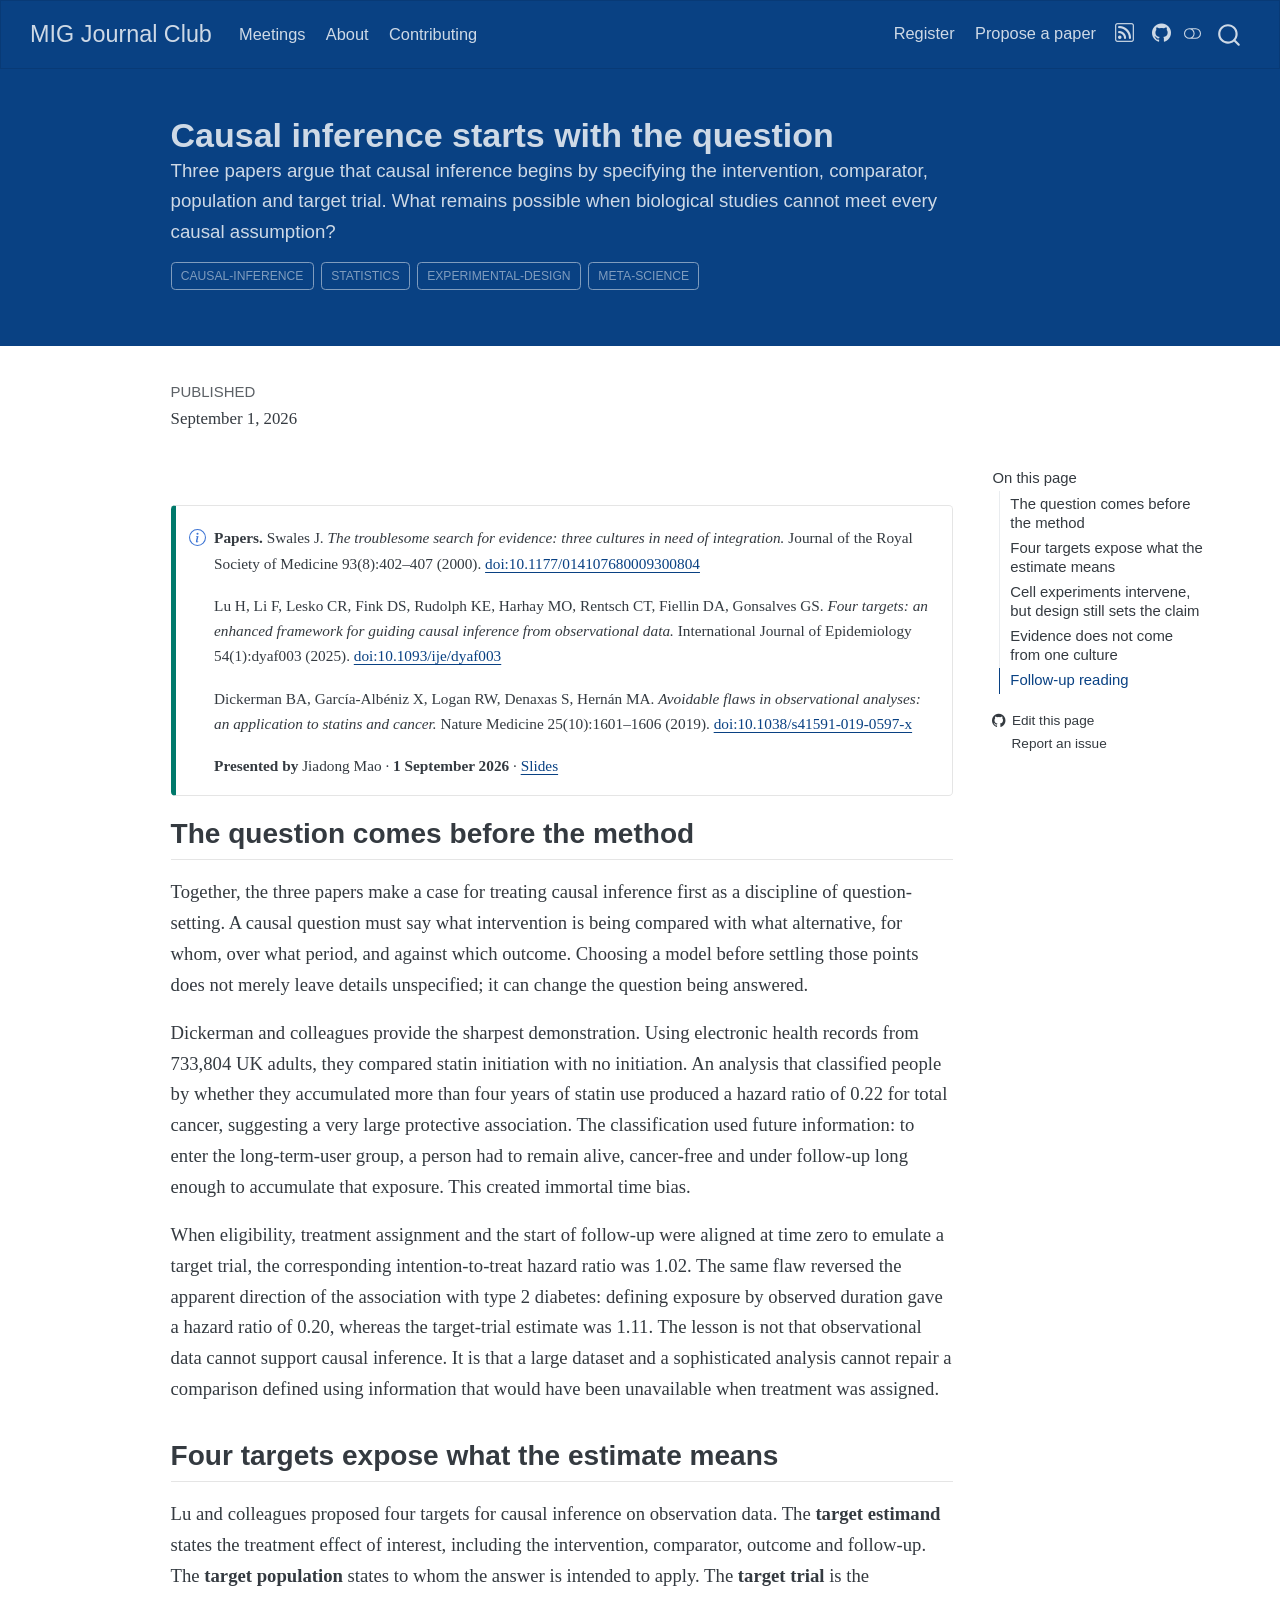
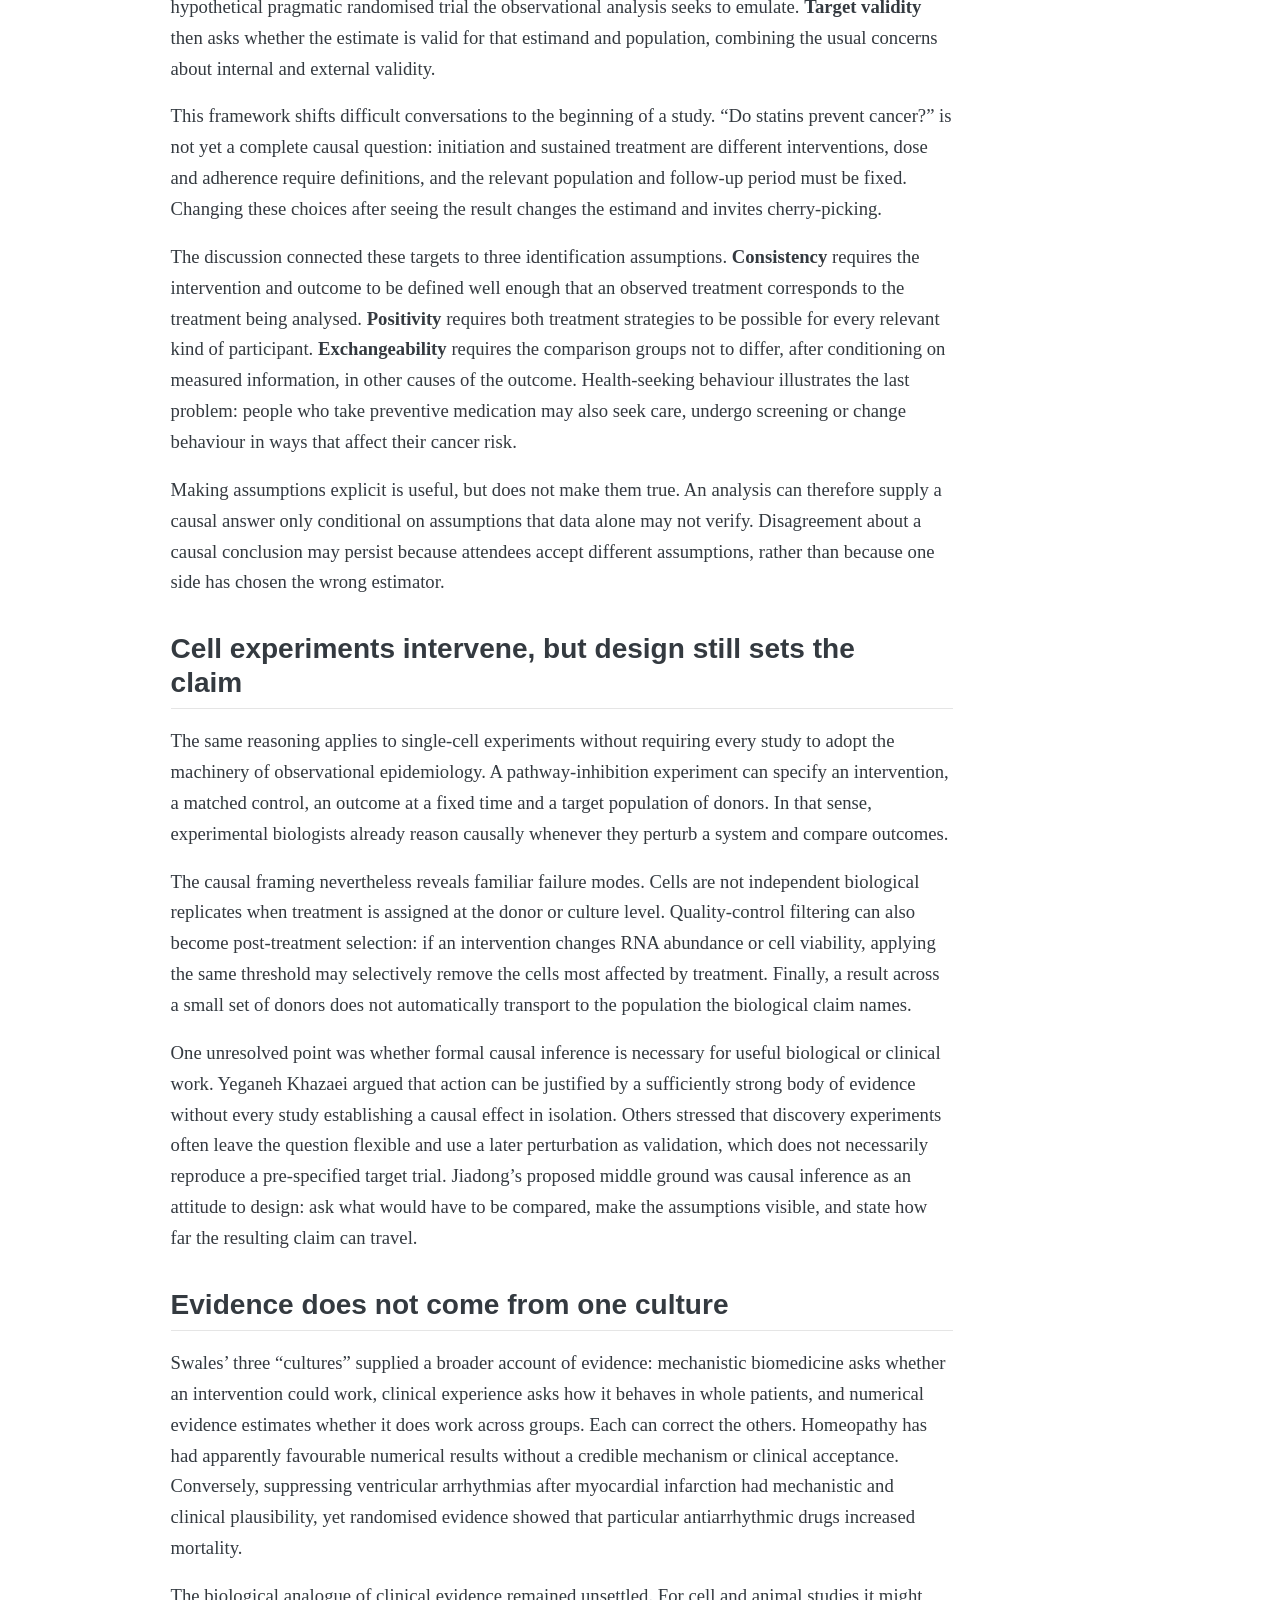
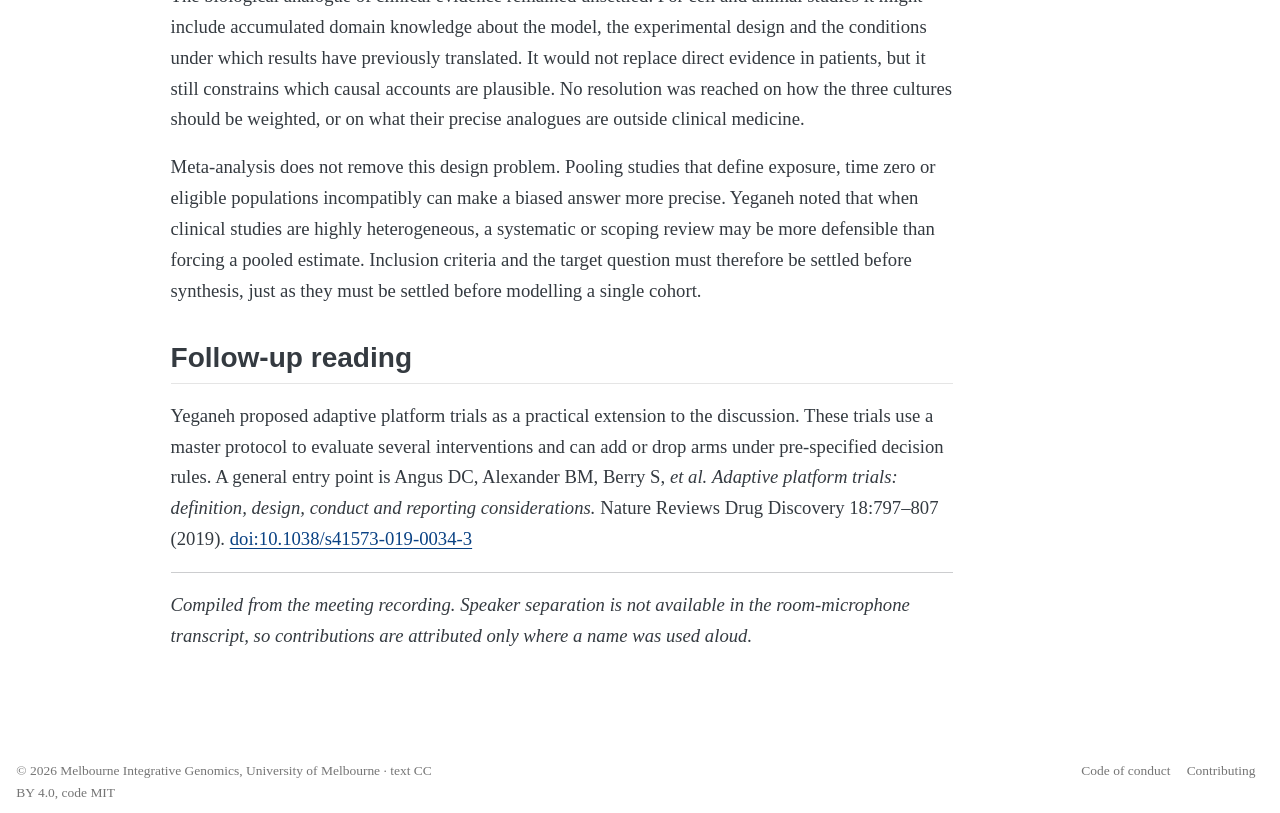
<file: posts/2026-09-01-causal-inference/index.html>
<!DOCTYPE html>
<html xmlns="http://www.w3.org/1999/xhtml" lang="en" xml:lang="en"><head>

<meta charset="utf-8">
<meta name="generator" content="quarto-1.11.9">

<meta name="viewport" content="width=device-width, initial-scale=1.0, user-scalable=yes">

<meta name="author" content="">
<meta name="dcterms.date" content="2026-09-01">
<meta name="description" content="Three papers argue that causal inference begins by specifying the intervention, comparator, population and target trial. What remains possible when biological studies cannot meet every causal assumption?">

<title>Causal inference starts with the question – MIG Journal Club</title>
<style>
/* Default styles provided by pandoc.
** See https://pandoc.org/MANUAL.html#variables-for-html for config info.
*/
span.smallcaps{font-variant: small-caps;}
div.columns{display: flex; gap: 1.5em;}
div.column{flex: auto;}
@media screen {
div.columns{gap: min(4vw, 1.5em);}
div.column{overflow-x: auto;}
}
div.hanging-indent{margin-left: 1.5em; text-indent: -1.5em;}
ul.task-list{list-style: none;}
ul.task-list li input[type="checkbox"] {
  width: 0.8em;
  margin: 0 0.8em 0.2em -1em; /* quarto-specific, see https://github.com/quarto-dev/quarto-cli/issues/4556 */ 
  vertical-align: middle;
}
</style>


<script src="../../site_libs/quarto-nav/quarto-nav.js"></script>
<script src="../../site_libs/quarto-nav/headroom.min.js"></script>
<script src="../../site_libs/clipboard/clipboard.min.js"></script>
<script src="../../site_libs/quarto-search/autocomplete.umd.js"></script>
<script src="../../site_libs/quarto-search/fuse.min.js"></script>
<script src="../../site_libs/quarto-search/quarto-search.js"></script>
<meta name="quarto:offset" content="../../">
<script src="../../site_libs/quarto-html/quarto.js" type="module"></script>
<script src="../../site_libs/quarto-html/tabsets/tabsets.js" type="module"></script>
<script src="../../site_libs/quarto-html/scrollable-regions/scrollable-regions.js" type="module"></script>
<script src="../../site_libs/quarto-html/popper.min.js"></script>
<script src="../../site_libs/quarto-html/tippy.umd.min.js"></script>
<script src="../../site_libs/quarto-html/anchor.min.js"></script>
<link href="../../site_libs/quarto-html/tippy.css" rel="stylesheet">
<link href="../../site_libs/quarto-html/quarto-syntax-highlighting-63b5708e65d6cd79cd7618c58d0c21e7.css" rel="stylesheet" class="quarto-color-scheme" id="quarto-text-highlighting-styles">
<link href="../../site_libs/quarto-html/quarto-syntax-highlighting-dark-447e42e69aaa9833c0ba1b986f430b20.css" rel="stylesheet" class="quarto-color-scheme quarto-color-alternate" id="quarto-text-highlighting-styles">
<link href="../../site_libs/quarto-html/quarto-syntax-highlighting-63b5708e65d6cd79cd7618c58d0c21e7.css" rel="stylesheet" class="quarto-color-scheme-extra" id="quarto-text-highlighting-styles">
<script src="../../site_libs/bootstrap/bootstrap.min.js"></script>
<link href="../../site_libs/bootstrap/bootstrap-icons.css" rel="stylesheet">
<link href="../../site_libs/bootstrap/bootstrap-015a96c7f2738610e82d20cae0515139.min.css" rel="stylesheet" append-hash="true" class="quarto-color-scheme" id="quarto-bootstrap" data-mode="light">
<link href="../../site_libs/bootstrap/bootstrap-dark-551805be29d459c21f061f4f5f1791a8.min.css" rel="stylesheet" append-hash="true" class="quarto-color-scheme quarto-color-alternate" id="quarto-bootstrap" data-mode="dark">
<link href="../../site_libs/bootstrap/bootstrap-015a96c7f2738610e82d20cae0515139.min.css" rel="stylesheet" append-hash="true" class="quarto-color-scheme-extra" id="quarto-bootstrap" data-mode="light">
<script id="quarto-search-options" type="application/json">{
  "location": "navbar",
  "copy-button": false,
  "collapse-after": 3,
  "panel-placement": "end",
  "type": "overlay",
  "limit": 50,
  "keyboard-shortcut": [
    "f",
    "/",
    "s"
  ],
  "language": {
    "search-no-results-text": "No results",
    "search-matching-documents-text": "matching documents",
    "search-copy-link-title": "Copy link to search",
    "search-hide-matches-text": "Hide additional matches",
    "search-more-match-text": "more match in this document",
    "search-more-matches-text": "more matches in this document",
    "search-clear-button-title": "Clear",
    "search-text-placeholder": "",
    "search-detached-cancel-button-title": "Cancel",
    "search-submit-button-title": "Submit",
    "search-label": "Search"
  }
}</script>


<meta property="og:title" content="Causal inference starts with the question – MIG Journal Club">
<meta property="og:description" content="Three papers argue that causal inference begins by specifying the intervention, comparator, population and target trial. What remains possible when biological studies cannot meet every causal assumption?">
<meta property="og:site_name" content="MIG Journal Club">
<meta name="twitter:title" content="Causal inference starts with the question – MIG Journal Club">
<meta name="twitter:description" content="Three papers argue that causal inference begins by specifying the intervention, comparator, population and target trial. What remains possible when biological studies cannot meet every causal assumption?">
<meta name="twitter:card" content="summary_large_image">
</head>

<body class="nav-fixed quarto-light"><a id="quarto-skip-link" class="visually-hidden-focusable" href="#quarto-document-content">Skip to main content</a><script id="quarto-html-before-body" type="application/javascript">
    const toggleBodyColorMode = (bsSheetEl) => {
      const mode = bsSheetEl.getAttribute("data-mode");
      const bodyEl = window.document.querySelector("body");
      if (mode === "dark") {
        bodyEl.classList.add("quarto-dark");
        bodyEl.classList.remove("quarto-light");
      } else {
        bodyEl.classList.add("quarto-light");
        bodyEl.classList.remove("quarto-dark");
      }
    }
    const toggleBodyColorPrimary = () => {
      const bsSheetEl = window.document.querySelector("link#quarto-bootstrap:not([rel=disabled-stylesheet])");
      if (bsSheetEl) {
        toggleBodyColorMode(bsSheetEl);
      }
    }
    const setColorSchemeToggle = (alternate) => {
      const toggles = window.document.querySelectorAll('.quarto-color-scheme-toggle');
      for (let i=0; i < toggles.length; i++) {
        const toggle = toggles[i];
        if (toggle) {
          toggle.setAttribute("aria-checked", alternate ? "true" : "false");
          if (alternate) {
            toggle.classList.add("alternate");
          } else {
            toggle.classList.remove("alternate");
          }
        }
      }
    };
    const toggleColorMode = (alternate) => {
      // Switch the stylesheets
      const primaryStylesheets = window.document.querySelectorAll('link.quarto-color-scheme:not(.quarto-color-alternate)');
      const alternateStylesheets = window.document.querySelectorAll('link.quarto-color-scheme.quarto-color-alternate');
      manageTransitions('#quarto-margin-sidebar .nav-link', false);
      if (alternate) {
        // note: dark is layered on light, we don't disable primary!
        enableStylesheet(alternateStylesheets);
        for (const sheetNode of alternateStylesheets) {
          if (sheetNode.id === "quarto-bootstrap") {
            toggleBodyColorMode(sheetNode);
          }
        }
      } else {
        disableStylesheet(alternateStylesheets);
        enableStylesheet(primaryStylesheets)
        toggleBodyColorPrimary();
      }
      manageTransitions('#quarto-margin-sidebar .nav-link', true);
      // Switch the toggles
      setColorSchemeToggle(alternate)
    }
    // Hack to workaround the fact that safari doesn't
    // properly recolor the scrollbar when toggling (#1455).
    // Not run on load: stylesheets are set before first paint there, and
    // scrolling would undo the scroll to a URL fragment (#14973).
    // The one pixel nudge keeps the reader where they were.
    const refreshSafariScrollbar = () => {
      if (navigator.userAgent.indexOf('Safari') > 0 && navigator.userAgent.indexOf('Chrome') == -1) {
        manageTransitions("body", false);
        const scrollY = window.scrollY;
        window.scrollTo(0, scrollY > 0 ? scrollY - 1 : 1);
        setTimeout(() => {
          window.scrollTo(0, scrollY);
          manageTransitions("body", true);
        }, 40);
      }
    }
    const disableStylesheet = (stylesheets) => {
      for (let i=0; i < stylesheets.length; i++) {
        const stylesheet = stylesheets[i];
        stylesheet.rel = 'disabled-stylesheet';
      }
    }
    const enableStylesheet = (stylesheets) => {
      for (let i=0; i < stylesheets.length; i++) {
        const stylesheet = stylesheets[i];
        if(stylesheet.rel !== 'stylesheet') { // for Chrome, which will still FOUC without this check
          stylesheet.rel = 'stylesheet';
        }
      }
    }
    const manageTransitions = (selector, allowTransitions) => {
      const els = window.document.querySelectorAll(selector);
      for (let i=0; i < els.length; i++) {
        const el = els[i];
        if (allowTransitions) {
          el.classList.remove('notransition');
        } else {
          el.classList.add('notransition');
        }
      }
    }
    const isFileUrl = () => {
      return window.location.protocol === 'file:';
    }
    const hasAlternateSentinel = () => {
      let styleSentinel = getColorSchemeSentinel();
      if (styleSentinel !== null) {
        return styleSentinel === "alternate";
      } else {
        return false;
      }
    }
    const setStyleSentinel = (alternate) => {
      const value = alternate ? "alternate" : "default";
      if (!isFileUrl()) {
        window.localStorage.setItem("quarto-color-scheme", value);
      } else {
        localAlternateSentinel = value;
      }
    }
    const getColorSchemeSentinel = () => {
      if (!isFileUrl()) {
        const storageValue = window.localStorage.getItem("quarto-color-scheme");
        return storageValue != null ? storageValue : localAlternateSentinel;
      } else {
        return localAlternateSentinel;
      }
    }
    const toggleGiscusIfUsed = (isAlternate, darkModeDefault) => {
      const baseTheme = document.querySelector('#giscus-base-theme')?.value ?? 'light';
      const alternateTheme = document.querySelector('#giscus-alt-theme')?.value ?? 'dark';
      let newTheme = '';
      if(authorPrefersDark) {
        newTheme = isAlternate ? baseTheme : alternateTheme;
      } else {
        newTheme = isAlternate ? alternateTheme : baseTheme;
      }
      const changeGiscusTheme = () => {
        // From: https://github.com/giscus/giscus/issues/336
        const sendMessage = (message) => {
          const iframe = document.querySelector('iframe.giscus-frame');
          if (!iframe) return;
          iframe.contentWindow.postMessage({ giscus: message }, 'https://giscus.app');
        }
        sendMessage({
          setConfig: {
            theme: newTheme
          }
        });
      }
      const isGiscussLoaded = window.document.querySelector('iframe.giscus-frame') !== null;
      if (isGiscussLoaded) {
        changeGiscusTheme();
      }
    };
    const authorPrefersDark = false;
    const darkModeDefault = authorPrefersDark;
      document.querySelector('link#quarto-text-highlighting-styles.quarto-color-scheme-extra').rel = 'disabled-stylesheet';
      document.querySelector('link#quarto-bootstrap.quarto-color-scheme-extra').rel = 'disabled-stylesheet';
    let localAlternateSentinel = darkModeDefault ? 'alternate' : 'default';
    // Dark / light mode switch
    window.quartoToggleColorScheme = () => {
      // Read the current dark / light value
      let toAlternate = !hasAlternateSentinel();
      toggleColorMode(toAlternate);
      refreshSafariScrollbar();
      setStyleSentinel(toAlternate);
      toggleGiscusIfUsed(toAlternate, darkModeDefault);
      window.dispatchEvent(new Event('resize'));
    };
    // Switch to dark mode if need be
    if (hasAlternateSentinel()) {
      toggleColorMode(true);
    } else {
      toggleColorMode(false);
    }
  </script>

<div id="quarto-search-results"></div>
  <header id="quarto-header" class="headroom fixed-top quarto-banner">
    <nav class="navbar navbar-expand-lg " data-bs-theme="dark" aria-label="Site">
      <div class="navbar-container container-fluid">
      <div class="navbar-brand-container mx-auto">
    <a class="navbar-brand" href="../../index.html">
    <span class="navbar-title">MIG Journal Club</span>
    </a>
  </div>
          <button class="navbar-toggler" type="button" data-bs-toggle="collapse" data-bs-target="#navbarCollapse" aria-controls="navbarCollapse" aria-expanded="false" aria-label="Toggle navigation" onclick="if (window.quartoToggleHeadroom) { window.quartoToggleHeadroom(); }">
  <span class="navbar-toggler-icon"></span>
</button>
          <div class="collapse navbar-collapse" id="navbarCollapse">
            <ul class="navbar-nav navbar-nav-scroll me-auto">
  <li class="nav-item">
    <a class="nav-link" href="../../index.html"> 
<span class="menu-text">Meetings</span></a>
  </li>  
  <li class="nav-item">
    <a class="nav-link" href="../../about.html"> 
<span class="menu-text">About</span></a>
  </li>  
  <li class="nav-item">
    <a class="nav-link" href="../../CONTRIBUTING.html"> 
<span class="menu-text">Contributing</span></a>
  </li>  
</ul>
            <ul class="navbar-nav navbar-nav-scroll ms-auto">
  <li class="nav-item">
    <a class="nav-link" href="https://docs.google.com/forms/d/e/1FAIpQLSfgcOM5Xg5BceSKjY6UgjAWhQK9EpcHZ-zQdFhQhyOEFXXn1w/viewform"> 
<span class="menu-text">Register</span></a>
  </li>  
  <li class="nav-item">
    <a class="nav-link" href="https://github.com/melbintgen/mig-journal-club/issues/new?template=propose-paper.yml"> 
<span class="menu-text">Propose a paper</span></a>
  </li>  
  <li class="nav-item compact">
    <a class="nav-link" href="../../index.xml"> <i class="bi bi-rss" role="img">
</i> 
<span class="menu-text"></span></a>
  </li>  
  <li class="nav-item compact">
    <a class="nav-link" href="https://github.com/melbintgen/mig-journal-club"> <i class="bi bi-github" role="img">
</i> 
<span class="menu-text"></span></a>
  </li>  
</ul>
          </div> <!-- /navcollapse -->
            <div class="quarto-navbar-tools">
  <button type="button" role="switch" aria-checked="false" class="quarto-color-scheme-toggle quarto-navigation-tool  px-1" onclick="window.quartoToggleColorScheme(); return false;" title="Toggle dark mode" aria-label="Toggle dark mode"><i class="bi"></i></button>
</div>
            <div id="quarto-search" class="" title="Search"></div>
      </div> <!-- /container-fluid -->
    </nav>
</header>
<!-- content -->
<header id="title-block-header" class="quarto-title-block default page-columns page-full">
  <div class="quarto-title-banner page-columns page-full">
    <div class="quarto-title column-body">
      <h1 class="title">Causal inference starts with the question</h1>
                  <div>
        <div class="description">
          Three papers argue that causal inference begins by specifying the intervention, comparator, population and target trial. What remains possible when biological studies cannot meet every causal assumption?
        </div>
      </div>
                          <div class="quarto-categories">
                <div class="quarto-category">causal-inference</div>
                <div class="quarto-category">statistics</div>
                <div class="quarto-category">experimental-design</div>
                <div class="quarto-category">meta-science</div>
              </div>
                  </div>
  </div>
    
  
  <div class="quarto-title-meta">

      
      <div>
      <div class="quarto-title-meta-heading">Published</div>
      <div class="quarto-title-meta-contents">
        <p class="date">September 1, 2026</p>
      </div>
    </div>
    
      
    </div>
    
  
  </header><div id="quarto-content" class="quarto-container page-columns page-rows-contents page-layout-article page-navbar">
<!-- sidebar -->
<!-- margin-sidebar -->
    <div id="quarto-margin-sidebar" class="sidebar margin-sidebar">
        <nav id="TOC" role="doc-toc" aria-labelledby="toc-title" class="toc-active">
    <h2 id="toc-title">On this page</h2>
   
  <ul>
  <li><a href="#the-question-comes-before-the-method" id="toc-the-question-comes-before-the-method" class="nav-link active" data-scroll-target="#the-question-comes-before-the-method">The question comes before the method</a></li>
  <li><a href="#four-targets-expose-what-the-estimate-means" id="toc-four-targets-expose-what-the-estimate-means" class="nav-link" data-scroll-target="#four-targets-expose-what-the-estimate-means">Four targets expose what the estimate means</a></li>
  <li><a href="#cell-experiments-intervene-but-design-still-sets-the-claim" id="toc-cell-experiments-intervene-but-design-still-sets-the-claim" class="nav-link" data-scroll-target="#cell-experiments-intervene-but-design-still-sets-the-claim">Cell experiments intervene, but design still sets the claim</a></li>
  <li><a href="#evidence-does-not-come-from-one-culture" id="toc-evidence-does-not-come-from-one-culture" class="nav-link" data-scroll-target="#evidence-does-not-come-from-one-culture">Evidence does not come from one culture</a></li>
  <li><a href="#follow-up-reading" id="toc-follow-up-reading" class="nav-link" data-scroll-target="#follow-up-reading">Follow-up reading</a></li>
  </ul>
<div class="toc-actions"><ul><li><a href="https://github.com/melbintgen/mig-journal-club/edit/main/posts/2026-09-01-causal-inference/index.qmd" class="toc-action"><i class="bi bi-github"></i>Edit this page</a></li><li><a href="https://github.com/melbintgen/mig-journal-club/issues/new" class="toc-action"><i class="bi empty"></i>Report an issue</a></li></ul></div></nav>
    </div>
<!-- main -->
<main class="content quarto-banner-title-block" id="quarto-document-content" tabindex="-1">






<div class="callout callout-style-simple callout-note">
<div class="callout-body d-flex">
<div class="callout-icon-container">
<i class="callout-icon"></i>
</div>
<div class="callout-body-container">
<p><strong>Papers.</strong> Swales J. <em>The troublesome search for evidence: three cultures in need of integration.</em> Journal of the Royal Society of Medicine 93(8):402–407 (2000). <a href="https://doi.org/10.1177/014107680009300804">doi:10.1177/014107680009300804</a></p>
<p>Lu H, Li F, Lesko CR, Fink DS, Rudolph KE, Harhay MO, Rentsch CT, Fiellin DA, Gonsalves GS. <em>Four targets: an enhanced framework for guiding causal inference from observational data.</em> International Journal of Epidemiology 54(1):dyaf003 (2025). <a href="https://doi.org/10.1093/ije/dyaf003">doi:10.1093/ije/dyaf003</a></p>
<p>Dickerman BA, García-Albéniz X, Logan RW, Denaxas S, Hernán MA. <em>Avoidable flaws in observational analyses: an application to statins and cancer.</em> Nature Medicine 25(10):1601–1606 (2019). <a href="https://doi.org/10.1038/s41591-019-0597-x">doi:10.1038/s41591-019-0597-x</a></p>
<p><strong>Presented by</strong> Jiadong Mao · <strong>1 September 2026</strong> · <a href="https://jiadongm.github.io/introCausal/">Slides</a></p>
</div>
</div>
</div>
<section id="the-question-comes-before-the-method" class="level2">
<h2 class="anchored" data-anchor-id="the-question-comes-before-the-method">The question comes before the method</h2>
<p>Together, the three papers make a case for treating causal inference first as a discipline of question-setting. A causal question must say what intervention is being compared with what alternative, for whom, over what period, and against which outcome. Choosing a model before settling those points does not merely leave details unspecified; it can change the question being answered.</p>
<p>Dickerman and colleagues provide the sharpest demonstration. Using electronic health records from 733,804 UK adults, they compared statin initiation with no initiation. An analysis that classified people by whether they accumulated more than four years of statin use produced a hazard ratio of 0.22 for total cancer, suggesting a very large protective association. The classification used future information: to enter the long-term-user group, a person had to remain alive, cancer-free and under follow-up long enough to accumulate that exposure. This created immortal time bias.</p>
<p>When eligibility, treatment assignment and the start of follow-up were aligned at time zero to emulate a target trial, the corresponding intention-to-treat hazard ratio was 1.02. The same flaw reversed the apparent direction of the association with type 2 diabetes: defining exposure by observed duration gave a hazard ratio of 0.20, whereas the target-trial estimate was 1.11. The lesson is not that observational data cannot support causal inference. It is that a large dataset and a sophisticated analysis cannot repair a comparison defined using information that would have been unavailable when treatment was assigned.</p>
</section>
<section id="four-targets-expose-what-the-estimate-means" class="level2">
<h2 class="anchored" data-anchor-id="four-targets-expose-what-the-estimate-means">Four targets expose what the estimate means</h2>
<p>Lu and colleagues proposed four targets for causal inference on observation data. The <strong>target estimand</strong> states the treatment effect of interest, including the intervention, comparator, outcome and follow-up. The <strong>target population</strong> states to whom the answer is intended to apply. The <strong>target trial</strong> is the hypothetical pragmatic randomised trial the observational analysis seeks to emulate. <strong>Target validity</strong> then asks whether the estimate is valid for that estimand and population, combining the usual concerns about internal and external validity.</p>
<p>This framework shifts difficult conversations to the beginning of a study. “Do statins prevent cancer?” is not yet a complete causal question: initiation and sustained treatment are different interventions, dose and adherence require definitions, and the relevant population and follow-up period must be fixed. Changing these choices after seeing the result changes the estimand and invites cherry-picking.</p>
<p>The discussion connected these targets to three identification assumptions. <strong>Consistency</strong> requires the intervention and outcome to be defined well enough that an observed treatment corresponds to the treatment being analysed. <strong>Positivity</strong> requires both treatment strategies to be possible for every relevant kind of participant. <strong>Exchangeability</strong> requires the comparison groups not to differ, after conditioning on measured information, in other causes of the outcome. Health-seeking behaviour illustrates the last problem: people who take preventive medication may also seek care, undergo screening or change behaviour in ways that affect their cancer risk.</p>
<p>Making assumptions explicit is useful, but does not make them true. An analysis can therefore supply a causal answer only conditional on assumptions that data alone may not verify. Disagreement about a causal conclusion may persist because attendees accept different assumptions, rather than because one side has chosen the wrong estimator.</p>
</section>
<section id="cell-experiments-intervene-but-design-still-sets-the-claim" class="level2">
<h2 class="anchored" data-anchor-id="cell-experiments-intervene-but-design-still-sets-the-claim">Cell experiments intervene, but design still sets the claim</h2>
<p>The same reasoning applies to single-cell experiments without requiring every study to adopt the machinery of observational epidemiology. A pathway-inhibition experiment can specify an intervention, a matched control, an outcome at a fixed time and a target population of donors. In that sense, experimental biologists already reason causally whenever they perturb a system and compare outcomes.</p>
<p>The causal framing nevertheless reveals familiar failure modes. Cells are not independent biological replicates when treatment is assigned at the donor or culture level. Quality-control filtering can also become post-treatment selection: if an intervention changes RNA abundance or cell viability, applying the same threshold may selectively remove the cells most affected by treatment. Finally, a result across a small set of donors does not automatically transport to the population the biological claim names.</p>
<p>One unresolved point was whether formal causal inference is necessary for useful biological or clinical work. Yeganeh Khazaei argued that action can be justified by a sufficiently strong body of evidence without every study establishing a causal effect in isolation. Others stressed that discovery experiments often leave the question flexible and use a later perturbation as validation, which does not necessarily reproduce a pre-specified target trial. Jiadong’s proposed middle ground was causal inference as an attitude to design: ask what would have to be compared, make the assumptions visible, and state how far the resulting claim can travel.</p>
</section>
<section id="evidence-does-not-come-from-one-culture" class="level2">
<h2 class="anchored" data-anchor-id="evidence-does-not-come-from-one-culture">Evidence does not come from one culture</h2>
<p>Swales’ three “cultures” supplied a broader account of evidence: mechanistic biomedicine asks whether an intervention could work, clinical experience asks how it behaves in whole patients, and numerical evidence estimates whether it does work across groups. Each can correct the others. Homeopathy has had apparently favourable numerical results without a credible mechanism or clinical acceptance. Conversely, suppressing ventricular arrhythmias after myocardial infarction had mechanistic and clinical plausibility, yet randomised evidence showed that particular antiarrhythmic drugs increased mortality.</p>
<p>The biological analogue of clinical evidence remained unsettled. For cell and animal studies it might include accumulated domain knowledge about the model, the experimental design and the conditions under which results have previously translated. It would not replace direct evidence in patients, but it still constrains which causal accounts are plausible. No resolution was reached on how the three cultures should be weighted, or on what their precise analogues are outside clinical medicine.</p>
<p>Meta-analysis does not remove this design problem. Pooling studies that define exposure, time zero or eligible populations incompatibly can make a biased answer more precise. Yeganeh noted that when clinical studies are highly heterogeneous, a systematic or scoping review may be more defensible than forcing a pooled estimate. Inclusion criteria and the target question must therefore be settled before synthesis, just as they must be settled before modelling a single cohort.</p>
</section>
<section id="follow-up-reading" class="level2">
<h2 class="anchored" data-anchor-id="follow-up-reading">Follow-up reading</h2>
<p>Yeganeh proposed adaptive platform trials as a practical extension to the discussion. These trials use a master protocol to evaluate several interventions and can add or drop arms under pre-specified decision rules. A general entry point is Angus DC, Alexander BM, Berry S, <em>et al.</em> <em>Adaptive platform trials: definition, design, conduct and reporting considerations.</em> Nature Reviews Drug Discovery 18:797–807 (2019). <a href="https://doi.org/10.1038/s41573-019-0034-3">doi:10.1038/s41573-019-0034-3</a></p>
<hr>
<p><em>Compiled from the meeting recording. Speaker separation is not available in the room-microphone transcript, so contributions are attributed only where a name was used aloud.</em></p>


</section>

</main> <!-- /main -->
<script id="quarto-html-after-body" type="application/javascript">
  window.document.addEventListener("DOMContentLoaded", function (event) {
    // Ensure there is a toggle, if there isn't float one in the top right
    if (window.document.querySelector('.quarto-color-scheme-toggle') === null) {
      const toggle = window.document.createElement('button');
      toggle.type = "button";
      toggle.setAttribute("role", "switch");
      toggle.setAttribute("aria-checked", "false");
      toggle.classList.add('top-right');
      toggle.classList.add('quarto-color-scheme-toggle');
      toggle.setAttribute("aria-label", "Toggle dark mode");
      toggle.onclick = function() { try { window.quartoToggleColorScheme(); } catch {} return false; };
      const i = window.document.createElement("i");
      i.classList.add('bi');
      toggle.appendChild(i);
      // Put the toggle in a landmark of its own, so that landmark navigation
      // can reach it.
      //
      // The container is always a fresh direct child of body, and the toggle is
      // never moved into page furniture that the theme or the author controls.
      // The toggle is positioned against the page, so any ancestor that
      // establishes a containing block captures it: a positioned element or a
      // grid for position: absolute, and transform, filter, will-change or
      // contain for position: fixed. A direct child of body has none of these
      // to inherit, and the shift when one appears is silent and visual.
      //
      // ARIA says a document should have at most one banner, and axe reports a
      // duplicate whether or not the banners carry distinct labels. So use a
      // header when the page has no banner yet, and a named region otherwise.
      //
      // A header is a banner wherever it sits, unless it is inside sectioning
      // content, so this cannot just look at the children of body: a custom
      // page layout wraps the title block header in a plain div. An explicit
      // role="banner" always counts.
      const sectioning = 'article, aside, main, nav, section, [role="article"], [role="complementary"], [role="main"], [role="navigation"], [role="region"]';
      const hasBanner = Array.from(
        window.document.querySelectorAll('header:not([role]), [role="banner"]')
      ).some(function(el) {
        return el.hasAttribute("role") || el.closest(sectioning) === null;
      });
      const container = window.document.createElement(hasBanner ? "div" : "header");
      if (hasBanner) {
        container.setAttribute("role", "region");
        container.setAttribute("aria-label", "Toggle dark mode");
      }
      container.classList.add('quarto-color-scheme-toggle-container');
      container.appendChild(toggle);
      window.document.body.appendChild(container);
    }
    setColorSchemeToggle(hasAlternateSentinel())
    const icon = "";
    const anchorJS = new window.AnchorJS();
    anchorJS.options = {
      placement: 'right',
      icon: icon
    };
    anchorJS.add('.anchored');
    const isCodeAnnotation = (el) => {
      for (const clz of el.classList) {
        if (clz.startsWith('code-annotation-')) {                     
          return true;
        }
      }
      return false;
    }
    const onCopySuccess = function(e) {
      // button target
      const button = e.trigger;
      // don't keep focus
      button.blur();
      // flash "checked"
      button.classList.add('code-copy-button-checked');
      var currentTitle = button.getAttribute("title");
      button.setAttribute("title", "Copied!");
      let tooltip;
      if (window.bootstrap) {
        button.setAttribute("data-bs-toggle", "tooltip");
        button.setAttribute("data-bs-placement", "left");
        button.setAttribute("data-bs-title", "Copied!");
        tooltip = new bootstrap.Tooltip(button, 
          { trigger: "manual", 
            customClass: "code-copy-button-tooltip",
            offset: [0, -8]});
        tooltip.show();    
      }
      setTimeout(function() {
        if (tooltip) {
          tooltip.hide();
          button.removeAttribute("data-bs-title");
          button.removeAttribute("data-bs-toggle");
          button.removeAttribute("data-bs-placement");
        }
        button.setAttribute("title", currentTitle);
        button.classList.remove('code-copy-button-checked');
      }, 1000);
      // clear code selection
      e.clearSelection();
    }
    const getTextToCopy = function(trigger) {
      const outerScaffold = trigger.parentElement.cloneNode(true);
      const codeEl = outerScaffold.querySelector('code');
      for (const childEl of codeEl.children) {
        if (isCodeAnnotation(childEl)) {
          childEl.remove();
        }
      }
      return codeEl.innerText;
    }
    const clipboard = new window.ClipboardJS('.code-copy-button:not([data-in-quarto-modal])', {
      text: getTextToCopy
    });
    clipboard.on('success', onCopySuccess);
    if (window.document.getElementById('quarto-embedded-source-code-modal')) {
      const clipboardModal = new window.ClipboardJS('.code-copy-button[data-in-quarto-modal]', {
        text: getTextToCopy,
        container: window.document.getElementById('quarto-embedded-source-code-modal')
      });
      clipboardModal.on('success', onCopySuccess);
    }
      var localhostRegex = new RegExp(/^(?:http|https):\/\/localhost\:?[0-9]*\//);
      var mailtoRegex = new RegExp(/^mailto:/);
        var filterRegex = new RegExp("https:\/\/melbintgen\.github\.io\/mig-journal-club\/");
      const newWindowLabel = "(opens in a new tab)";
      const newWindowNoteId = "quarto-ext-newwindow-label";
      // Links reference one hidden label through aria-describedby, so the
      // announcement never changes their accessible name.
      var describeNewWindow = (link) => {
        if (!window.document.getElementById(newWindowNoteId)) {
          var newWindowNote = window.document.createElement("span");
          newWindowNote.id = newWindowNoteId;
          newWindowNote.hidden = true;
          newWindowNote.textContent = newWindowLabel;
          window.document.body.appendChild(newWindowNote);
        }
        var describedBy = (link.getAttribute("aria-describedby") || "").split(/\s+/).filter(Boolean);
        if (!describedBy.includes(newWindowNoteId)) {
          describedBy.push(newWindowNoteId);
          link.setAttribute("aria-describedby", describedBy.join(" "));
        }
      }
      var isInternal = (href) => {
          return filterRegex.test(href) || localhostRegex.test(href) || mailtoRegex.test(href);
      }
      // Inspect non-navigation links and adorn them if external
      window.quartoDecorateExternalLinks = function (root) {
     var links = (root || window.document).querySelectorAll('a[href]:not(.nav-link):not(.navbar-brand):not(.toc-action):not(.sidebar-link):not(.sidebar-item-toggle):not(.pagination-link):not(.no-external):not([aria-hidden]):not(.dropdown-item):not(.quarto-navigation-tool):not(.about-link)');
      for (var i=0; i<links.length; i++) {
        const link = links[i];
        if (!isInternal(link.href)) {
          // undo the damage that might have been done by quarto-nav.js in the case of
          // links that we want to consider external
          if (link.dataset.originalHref !== undefined) {
            link.href = link.dataset.originalHref;
          }
            // target, if specified
            link.setAttribute("target", "_blank");
            if (link.getAttribute("rel") === null) {
              link.setAttribute("rel", "noopener");
            }
            describeNewWindow(link);
          if (!link.classList.contains('no-external-icon')) {
          }
        }
      }
      };
      window.quartoDecorateExternalLinks(window.document);
    // Esc closes the popup (WCAG 1.4.13) and focus leaving both trigger and
    // popup closes it (WCAG 2.4.11); tippy handles neither for interactive popups.
    const hideOnEscAndFocusOut = {
      name: 'hideOnEscAndFocusOut',
      defaultValue: true,
      fn(instance) {
        const dismiss = () => {
          // A show scheduled by the trigger delay would otherwise reopen it
          instance.clearDelayTimeouts();
          instance.hide();
        };
        const onKeyDown = (event) => {
          if (event.key !== 'Escape') {
            return;
          }
          // Keep Esc from also reaching page handlers (e.g. reveal.js overview),
          // except an open reveal.js slide menu, which Esc should close too.
          // The menu handles keys only when its keyboard option is on.
          const menuHandlesEsc = window.Reveal?.getPlugin?.('menu')?.isOpen() &&
            window.Reveal.getConfig().menu?.keyboard !== false;
          if (!menuHandlesEsc) {
            event.stopPropagation();
          }
          if (instance.popper.contains(window.document.activeElement)) {
            // Disabled while refocusing so the focus trigger does not reopen it
            instance.disable();
            instance.reference.focus();
            instance.enable();
          }
          dismiss();
        };
        const onFocusOut = (event) => {
          const target = event.relatedTarget;
          if (target && !instance.reference.contains(target) &&
              !instance.popper.contains(target)) {
            dismiss();
          }
        };
        // On the trigger too: a click trigger (code-annotations: select) has no
        // blur handling. Attached for the instance's lifetime so leaving the
        // trigger also cancels a show still pending on the trigger delay.
        instance.reference.addEventListener('focusout', onFocusOut);
        return {
          onShow() {
            window.document.addEventListener('keydown', onKeyDown, true);
            instance.popper.addEventListener('focusout', onFocusOut);
          },
          onHide() {
            window.document.removeEventListener('keydown', onKeyDown, true);
            instance.popper.removeEventListener('focusout', onFocusOut);
          },
          onDestroy() {
            instance.reference.removeEventListener('focusout', onFocusOut);
          },
        };
      },
    };
    function tippyHover(el, contentFn, onTriggerFn, onUntriggerFn) {
      const config = {
        allowHTML: true,
        maxWidth: 500,
        delay: 100,
        arrow: false,
        appendTo: function(el) {
            return el.parentElement;
        },
        interactive: true,
        interactiveBorder: 10,
        theme: 'quarto',
        placement: 'bottom-start',
        plugins: [hideOnEscAndFocusOut],
      };
      if (contentFn) {
        config.content = contentFn;
      }
      if (onTriggerFn) {
        config.onTrigger = onTriggerFn;
      }
      if (onUntriggerFn) {
        config.onUntrigger = onUntriggerFn;
      }
      window.tippy(el, config); 
    }
    const noterefs = window.document.querySelectorAll('a[role="doc-noteref"]');
    for (var i=0; i<noterefs.length; i++) {
      const ref = noterefs[i];
      tippyHover(ref, function() {
        // use id or data attribute instead here
        let href = ref.getAttribute('data-footnote-href') || ref.getAttribute('href');
        try { href = new URL(href).hash; } catch {}
        const id = href.replace(/^#\/?/, "");
        const note = window.document.getElementById(id);
        if (note) {
          return note.innerHTML;
        } else {
          return "";
        }
      });
    }
    const xrefs = window.document.querySelectorAll('a.quarto-xref');
    const processXRef = (id, note) => {
      // Strip column container classes
      const stripColumnClz = (el) => {
        el.classList.remove("page-full", "page-columns");
        if (el.children) {
          for (const child of el.children) {
            stripColumnClz(child);
          }
        }
      }
      stripColumnClz(note)
      if (id === null || id.startsWith('sec-')) {
        // Special case sections, only their first couple elements
        const container = document.createElement("div");
        if (note.children && note.children.length > 2) {
          container.appendChild(note.children[0].cloneNode(true));
          for (let i = 1; i < note.children.length; i++) {
            const child = note.children[i];
            if (child.tagName === "P" && child.innerText === "") {
              continue;
            } else {
              container.appendChild(child.cloneNode(true));
              break;
            }
          }
          if (window.Quarto?.typesetMath) {
            window.Quarto.typesetMath(container);
          }
          return container.innerHTML
        } else {
          if (window.Quarto?.typesetMath) {
            window.Quarto.typesetMath(note);
          }
          return note.innerHTML;
        }
      } else {
        // Remove any anchor links if they are present
        const anchorLink = note.querySelector('a.anchorjs-link');
        if (anchorLink) {
          anchorLink.remove();
        }
        if (window.Quarto?.typesetMath) {
          window.Quarto.typesetMath(note);
        }
        if (note.classList.contains("callout")) {
          return note.outerHTML;
        } else {
          return note.innerHTML;
        }
      }
    }
    for (var i=0; i<xrefs.length; i++) {
      const xref = xrefs[i];
      tippyHover(xref, undefined, function(instance) {
        instance.disable();
        let url = xref.getAttribute('href');
        let hash = undefined; 
        if (url.startsWith('#')) {
          hash = url;
        } else {
          try { hash = new URL(url).hash; } catch {}
        }
        if (hash) {
          const id = hash.replace(/^#\/?/, "");
          const note = window.document.getElementById(id);
          if (note !== null) {
            try {
              const html = processXRef(id, note.cloneNode(true));
              instance.setContent(html);
            } finally {
              instance.enable();
              instance.show();
            }
          } else {
            // See if we can fetch this
            fetch(url.split('#')[0])
            .then(res => res.text())
            .then(html => {
              const parser = new DOMParser();
              const htmlDoc = parser.parseFromString(html, "text/html");
              const note = htmlDoc.getElementById(id);
              if (note !== null) {
                const html = processXRef(id, note);
                instance.setContent(html);
              } 
            }).finally(() => {
              instance.enable();
              instance.show();
            });
          }
        } else {
          // See if we can fetch a full url (with no hash to target)
          // This is a special case and we should probably do some content thinning / targeting
          fetch(url)
          .then(res => res.text())
          .then(html => {
            const parser = new DOMParser();
            const htmlDoc = parser.parseFromString(html, "text/html");
            const note = htmlDoc.querySelector('main.content');
            if (note !== null) {
              // This should only happen for chapter cross references
              // (since there is no id in the URL)
              // remove the first header
              if (note.children.length > 0 && note.children[0].tagName === "HEADER") {
                note.children[0].remove();
              }
              const html = processXRef(null, note);
              instance.setContent(html);
            } 
          }).finally(() => {
            instance.enable();
            instance.show();
          });
        }
      }, function(instance) {
      });
    }
        let selectedAnnoteEl;
        const selectorForAnnotation = ( cell, annotation) => {
          let cellAttr = 'data-code-cell="' + cell + '"';
          let lineAttr = 'data-code-annotation="' +  annotation + '"';
          const selector = 'span[' + cellAttr + '][' + lineAttr + ']';
          return selector;
        }
        const selectCodeLines = (annoteEl) => {
          const doc = window.document;
          const targetCell = annoteEl.getAttribute("data-target-cell");
          const targetAnnotation = annoteEl.getAttribute("data-target-annotation");
          const annoteSpan = window.document.querySelector(selectorForAnnotation(targetCell, targetAnnotation));
          const lines = annoteSpan.getAttribute("data-code-lines").split(",");
          const lineIds = lines.map((line) => {
            return targetCell + "-" + line;
          })
          // Each band is positioned against its own containing block, which is
          // not the offsetParent of the lines, so place it from client rects.
          const placeBand = (band, firstEl, lastEl, codeBlock) => {
            const container = band.offsetParent;
            if (container === null) {
              return;
            }
            const containerRect = container.getBoundingClientRect();
            // Reveal.js scales slides with a transform, so convert client
            // pixels back to the CSS pixels of the container.
            const scale = containerRect.height / container.offsetHeight || 1;
            const firstRect = firstEl.getBoundingClientRect();
            const lastRect = lastEl.getBoundingClientRect();
            const top = (firstRect.top - containerRect.top) / scale - container.clientTop + container.scrollTop;
            const height = (lastRect.bottom - firstRect.top) / scale;
            band.style.top = top - 2 + "px";
            band.style.height = height + 4 + "px";
            if (codeBlock) {
              // Without the copy button wrapper, the containing block is wider
              // than the code block, so span the code block explicitly.
              const blockRect = codeBlock.getBoundingClientRect();
              band.style.left = (blockRect.left - containerRect.left) / scale - container.clientLeft + container.scrollLeft + "px";
              band.style.width = blockRect.width / scale + "px";
            }
          };
          if (lineIds.length > 0) {
            const el = window.document.getElementById(lineIds[0]);
            const lastEl = window.document.getElementById(lineIds[lineIds.length - 1]);
            const parent = el.parentElement.parentElement;
            // cook up a div (if necessary) and position it
            let div = window.document.getElementById("code-annotation-line-highlight");
            if (div === null) {
              div = window.document.createElement("div");
              div.setAttribute("id", "code-annotation-line-highlight");
              div.style.position = 'absolute';
              parent.appendChild(div);
            }
            placeBand(div, el, lastEl, parent.closest("div.sourceCode") || parent);
            let gutterDiv = window.document.getElementById("code-annotation-line-highlight-gutter");
            if (gutterDiv === null) {
              gutterDiv = window.document.createElement("div");
              gutterDiv.setAttribute("id", "code-annotation-line-highlight-gutter");
              gutterDiv.style.position = 'absolute';
              const codeCell = window.document.getElementById(targetCell);
              const gutter = codeCell.querySelector('.code-annotation-gutter');
              gutter.appendChild(gutterDiv);
            }
            placeBand(gutterDiv, el, lastEl);
            selectedAnnoteEl = annoteEl;
          }
        };
        const unselectCodeLines = () => {
          const elementsIds = ["code-annotation-line-highlight", "code-annotation-line-highlight-gutter"];
          elementsIds.forEach((elId) => {
            const div = window.document.getElementById(elId);
            if (div) {
              div.remove();
            }
          });
          selectedAnnoteEl = undefined;
        };
          // Handle positioning of the toggle
      window.addEventListener(
        "resize",
        throttle(() => {
          elRect = undefined;
          if (selectedAnnoteEl) {
            selectCodeLines(selectedAnnoteEl);
          }
        }, 10)
      );
      function throttle(fn, ms) {
      let throttle = false;
      let timer;
        return (...args) => {
          if(!throttle) { // first call gets through
              fn.apply(this, args);
              throttle = true;
          } else { // all the others get throttled
              if(timer) clearTimeout(timer); // cancel #2
              timer = setTimeout(() => {
                fn.apply(this, args);
                timer = throttle = false;
              }, ms);
          }
        };
      }
        // Attach click handler to the DT
        const annoteDls = window.document.querySelectorAll('dt[data-target-cell]');
        for (const annoteDlNode of annoteDls) {
          annoteDlNode.addEventListener('click', (event) => {
            const clickedEl = event.target;
            if (clickedEl !== selectedAnnoteEl) {
              unselectCodeLines();
              const activeEl = window.document.querySelector('dt[data-target-cell].code-annotation-active');
              if (activeEl) {
                activeEl.classList.remove('code-annotation-active');
              }
              selectCodeLines(clickedEl);
              clickedEl.classList.add('code-annotation-active');
            } else {
              // Unselect the line
              unselectCodeLines();
              clickedEl.classList.remove('code-annotation-active');
            }
          });
        }
    const findCites = (el) => {
      const parentEl = el.parentElement;
      if (parentEl) {
        const cites = parentEl.dataset.cites;
        if (cites) {
          return {
            el,
            cites: cites.split(' ')
          };
        } else {
          return findCites(el.parentElement)
        }
      } else {
        return undefined;
      }
    };
    var bibliorefs = window.document.querySelectorAll('a[role="doc-biblioref"]');
    for (var i=0; i<bibliorefs.length; i++) {
      const ref = bibliorefs[i];
      const citeInfo = findCites(ref);
      if (citeInfo) {
        tippyHover(citeInfo.el, function() {
          var popup = window.document.createElement('div');
          citeInfo.cites.forEach(function(cite) {
            var citeDiv = window.document.createElement('div');
            citeDiv.classList.add('hanging-indent');
            citeDiv.classList.add('csl-entry');
            var biblioDiv = window.document.getElementById('ref-' + cite);
            if (biblioDiv) {
              citeDiv.innerHTML = biblioDiv.innerHTML;
            }
            popup.appendChild(citeDiv);
          });
          return popup.innerHTML;
        });
      }
    }
  });
  </script>
  <script type="application/javascript">
  window.quartoScrollableRegionsLabels = {"code":"Scrollable code","output":"Scrollable output"};
  </script>
</div> <!-- /content -->
<footer class="footer">
  <div class="nav-footer">
    <div class="nav-footer-left">
<p>© 2026 Melbourne Integrative Genomics, University of Melbourne · text CC BY 4.0, code MIT</p>
</div>   
    <div class="nav-footer-center">
      &nbsp;
    <div class="toc-actions d-sm-block d-md-none"><ul><li><a href="https://github.com/melbintgen/mig-journal-club/edit/main/posts/2026-09-01-causal-inference/index.qmd" class="toc-action"><i class="bi bi-github"></i>Edit this page</a></li><li><a href="https://github.com/melbintgen/mig-journal-club/issues/new" class="toc-action"><i class="bi empty"></i>Report an issue</a></li></ul></div></div>
    <div class="nav-footer-right">
      <ul class="footer-items list-unstyled">
    <li class="nav-item">
    <a class="nav-link" href="../../CODE_OF_CONDUCT.html">
<p>Code of conduct</p>
</a>
  </li>  
    <li class="nav-item">
    <a class="nav-link" href="../../CONTRIBUTING.html">
<p>Contributing</p>
</a>
  </li>  
</ul>
    </div>
  </div>
</footer>




</body></html>
</file>
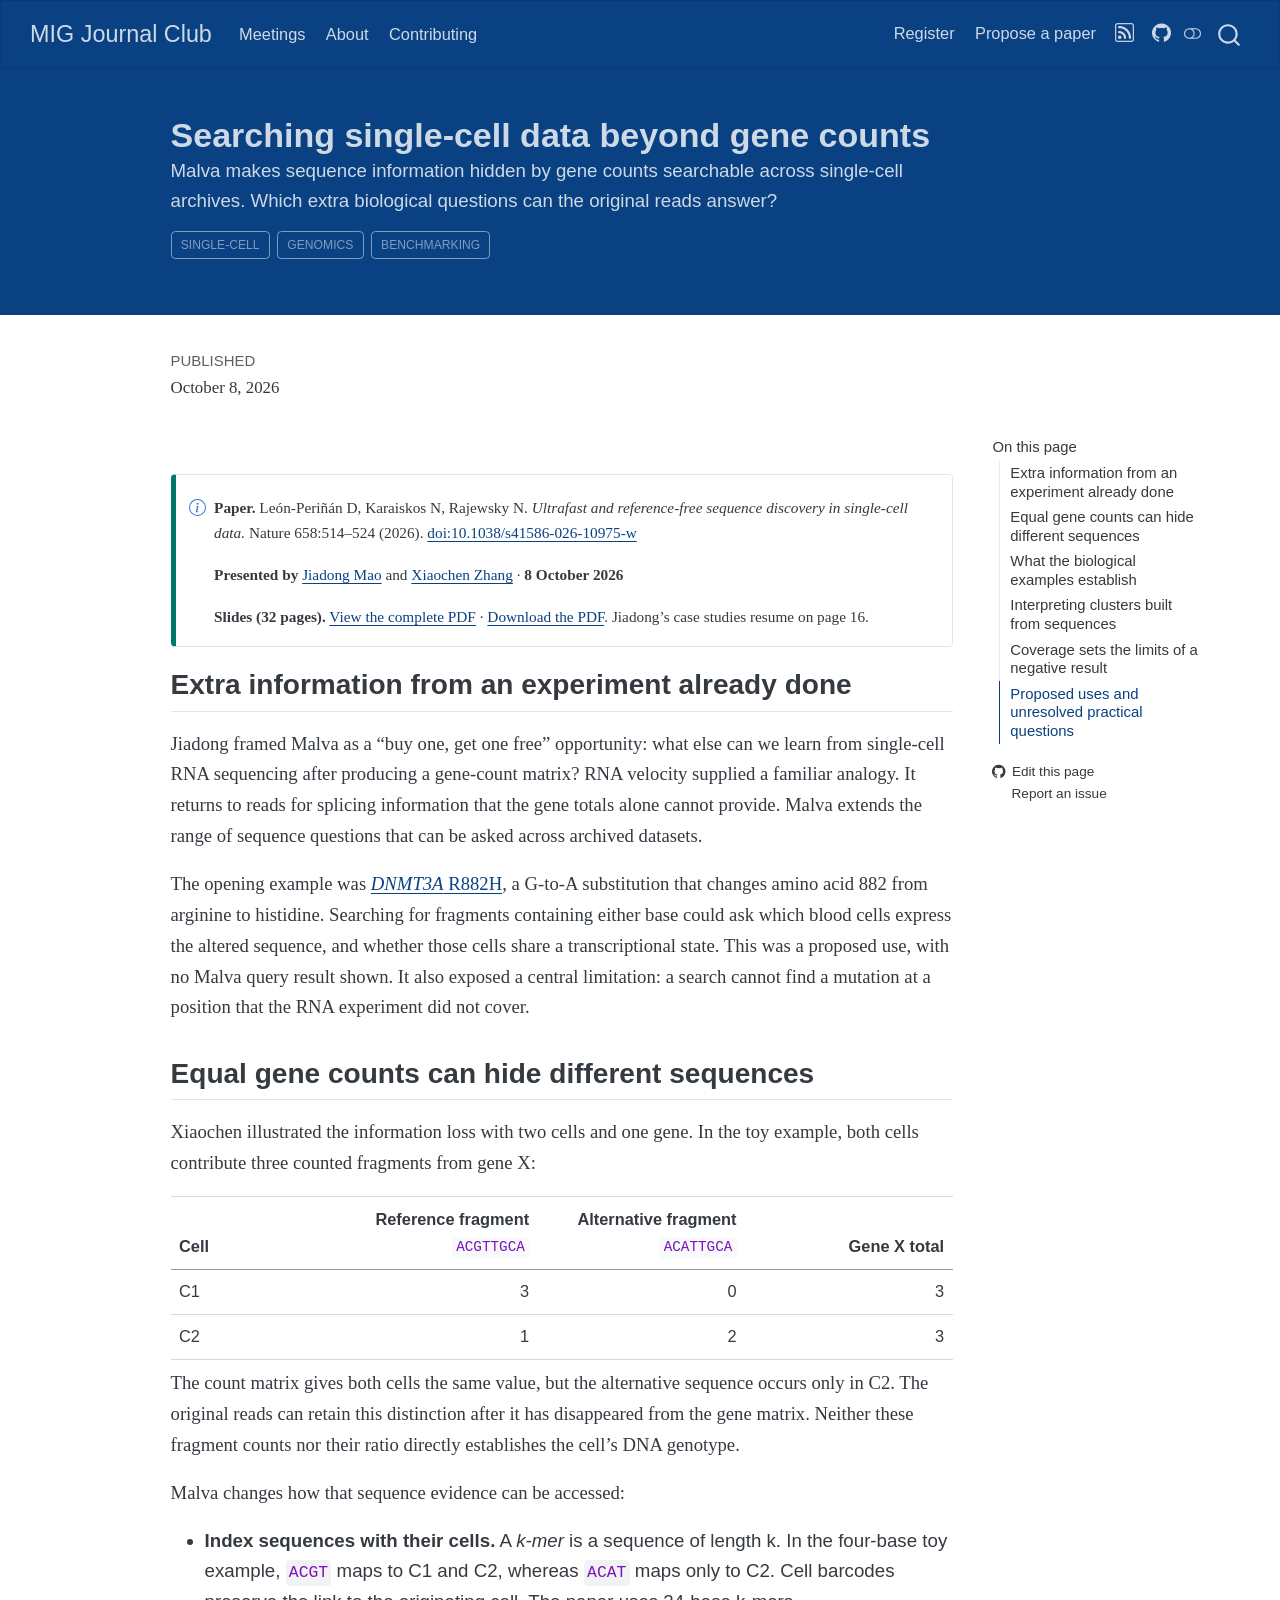
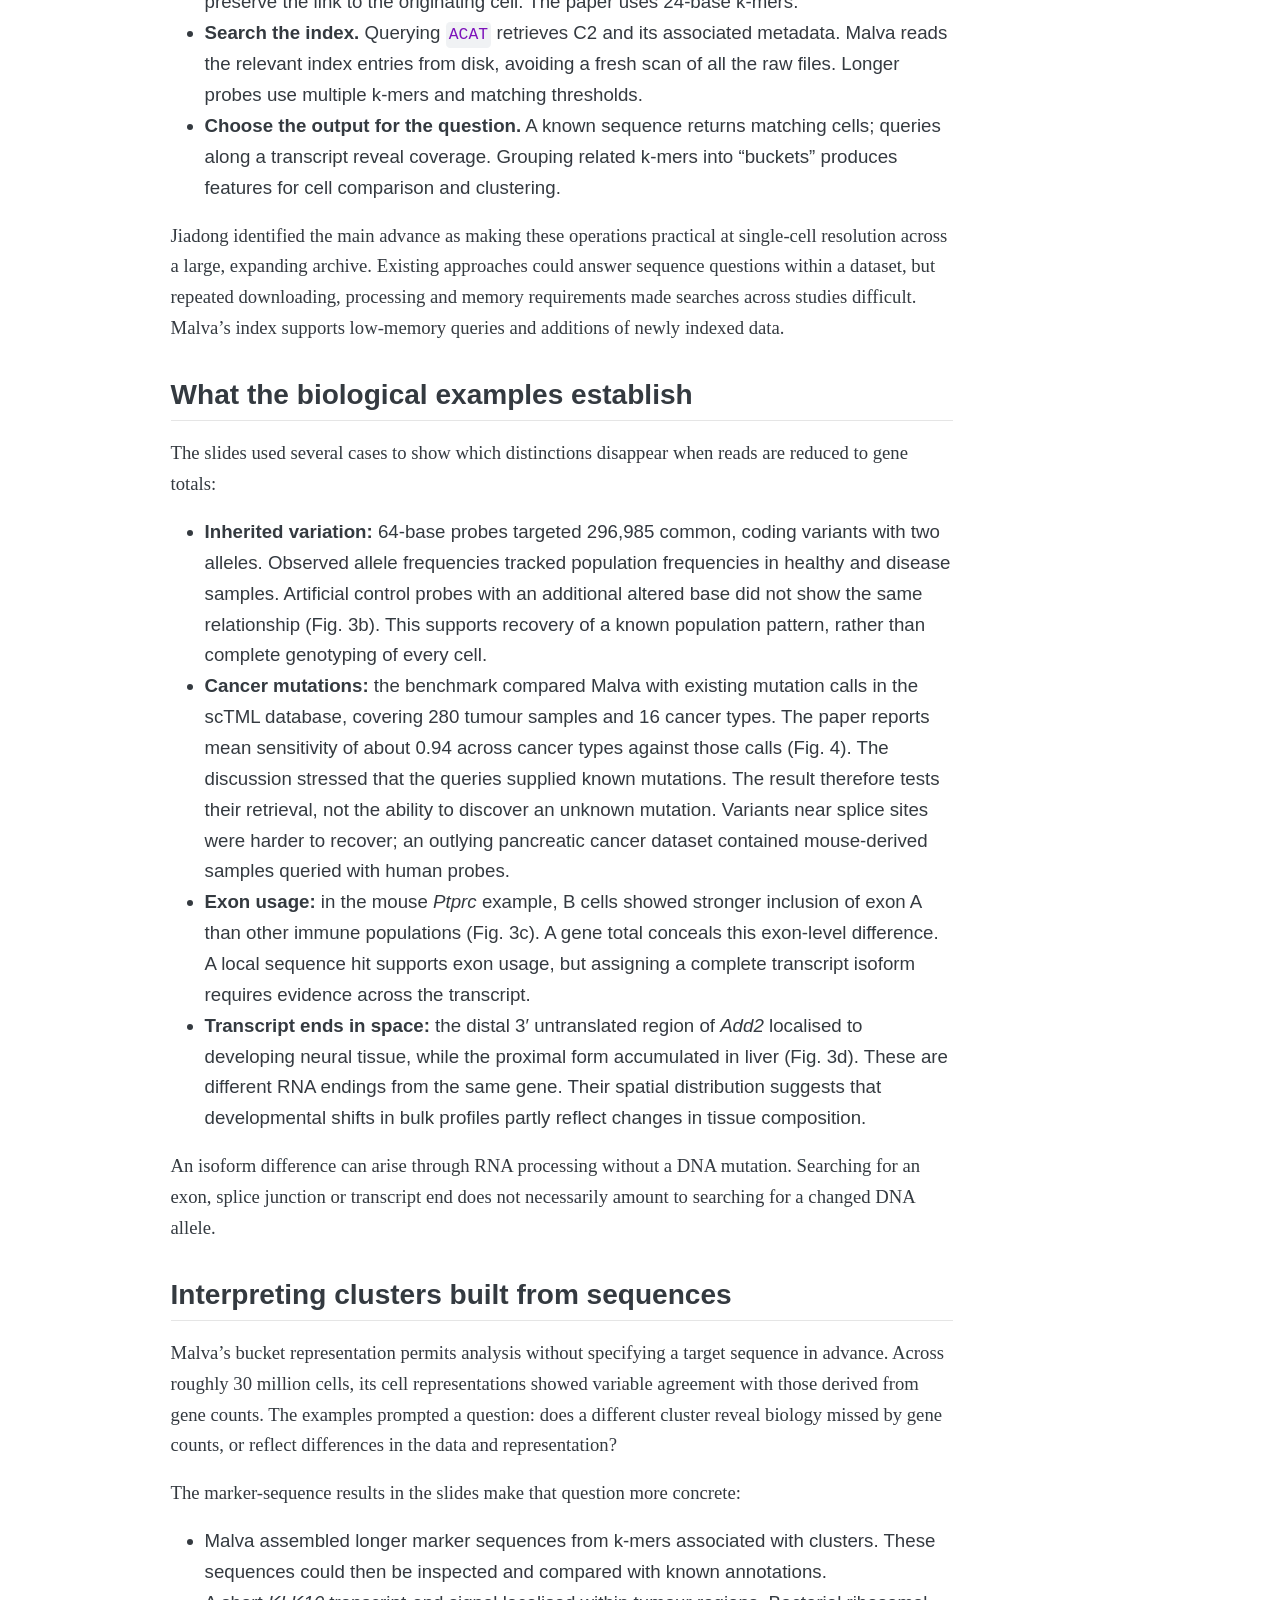
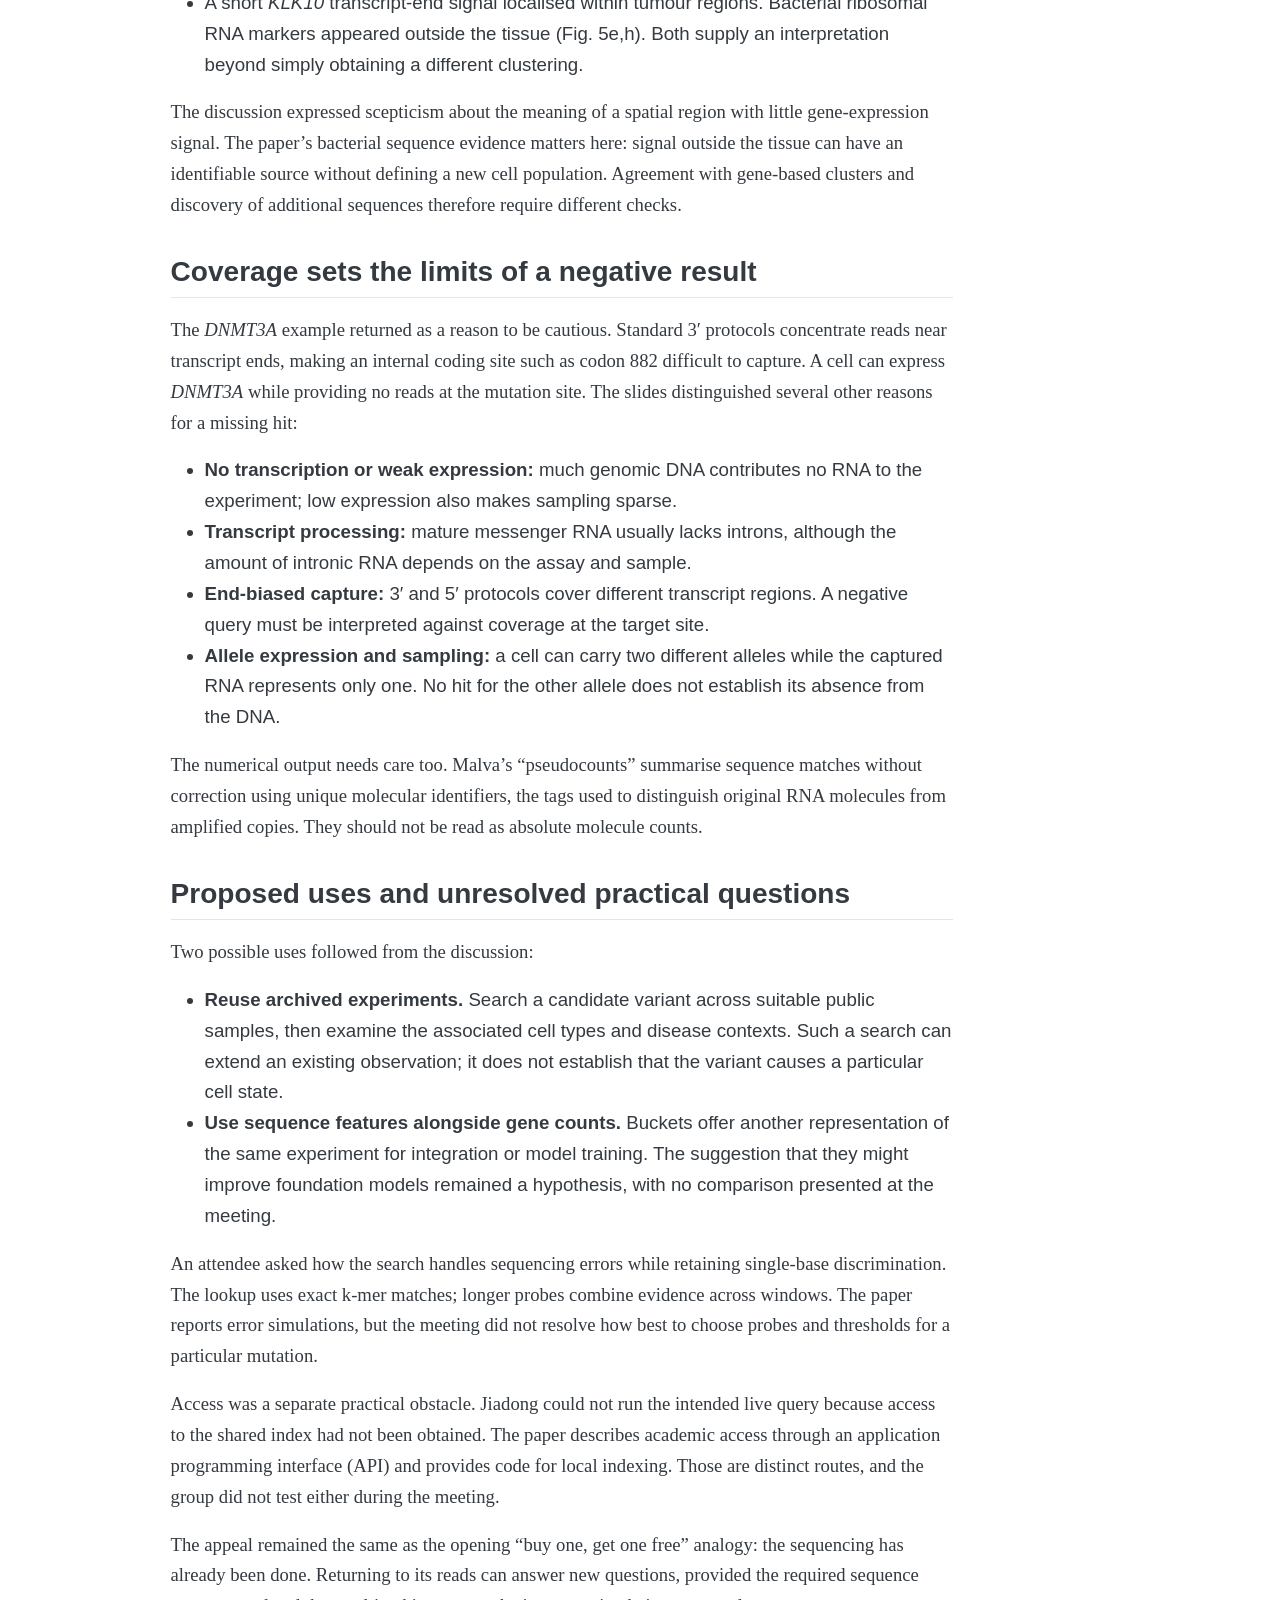
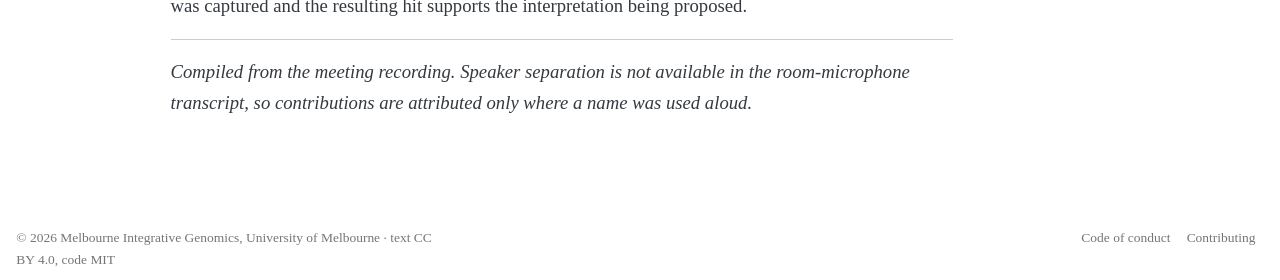
<file: posts/2026-10-08-sequence-search-single-cell/index.html>
<!DOCTYPE html>
<html xmlns="http://www.w3.org/1999/xhtml" lang="en" xml:lang="en"><head>

<meta charset="utf-8">
<meta name="generator" content="quarto-1.11.9">

<meta name="viewport" content="width=device-width, initial-scale=1.0, user-scalable=yes">

<meta name="author" content="">
<meta name="dcterms.date" content="2026-10-08">
<meta name="description" content="Malva makes sequence information hidden by gene counts searchable across single-cell archives. Which extra biological questions can the original reads answer?">

<title>Searching single-cell data beyond gene counts – MIG Journal Club</title>
<style>
/* Default styles provided by pandoc.
** See https://pandoc.org/MANUAL.html#variables-for-html for config info.
*/
span.smallcaps{font-variant: small-caps;}
div.columns{display: flex; gap: 1.5em;}
div.column{flex: auto;}
@media screen {
div.columns{gap: min(4vw, 1.5em);}
div.column{overflow-x: auto;}
}
div.hanging-indent{margin-left: 1.5em; text-indent: -1.5em;}
ul.task-list{list-style: none;}
ul.task-list li input[type="checkbox"] {
  width: 0.8em;
  margin: 0 0.8em 0.2em -1em; /* quarto-specific, see https://github.com/quarto-dev/quarto-cli/issues/4556 */ 
  vertical-align: middle;
}
</style>


<script src="../../site_libs/quarto-nav/quarto-nav.js"></script>
<script src="../../site_libs/quarto-nav/headroom.min.js"></script>
<script src="../../site_libs/clipboard/clipboard.min.js"></script>
<script src="../../site_libs/quarto-search/autocomplete.umd.js"></script>
<script src="../../site_libs/quarto-search/fuse.min.js"></script>
<script src="../../site_libs/quarto-search/quarto-search.js"></script>
<meta name="quarto:offset" content="../../">
<script src="../../site_libs/quarto-html/quarto.js" type="module"></script>
<script src="../../site_libs/quarto-html/tabsets/tabsets.js" type="module"></script>
<script src="../../site_libs/quarto-html/scrollable-regions/scrollable-regions.js" type="module"></script>
<script src="../../site_libs/quarto-html/popper.min.js"></script>
<script src="../../site_libs/quarto-html/tippy.umd.min.js"></script>
<script src="../../site_libs/quarto-html/anchor.min.js"></script>
<link href="../../site_libs/quarto-html/tippy.css" rel="stylesheet">
<link href="../../site_libs/quarto-html/quarto-syntax-highlighting-63b5708e65d6cd79cd7618c58d0c21e7.css" rel="stylesheet" class="quarto-color-scheme" id="quarto-text-highlighting-styles">
<link href="../../site_libs/quarto-html/quarto-syntax-highlighting-dark-447e42e69aaa9833c0ba1b986f430b20.css" rel="stylesheet" class="quarto-color-scheme quarto-color-alternate" id="quarto-text-highlighting-styles">
<link href="../../site_libs/quarto-html/quarto-syntax-highlighting-63b5708e65d6cd79cd7618c58d0c21e7.css" rel="stylesheet" class="quarto-color-scheme-extra" id="quarto-text-highlighting-styles">
<script src="../../site_libs/bootstrap/bootstrap.min.js"></script>
<link href="../../site_libs/bootstrap/bootstrap-icons.css" rel="stylesheet">
<link href="../../site_libs/bootstrap/bootstrap-015a96c7f2738610e82d20cae0515139.min.css" rel="stylesheet" append-hash="true" class="quarto-color-scheme" id="quarto-bootstrap" data-mode="light">
<link href="../../site_libs/bootstrap/bootstrap-dark-551805be29d459c21f061f4f5f1791a8.min.css" rel="stylesheet" append-hash="true" class="quarto-color-scheme quarto-color-alternate" id="quarto-bootstrap" data-mode="dark">
<link href="../../site_libs/bootstrap/bootstrap-015a96c7f2738610e82d20cae0515139.min.css" rel="stylesheet" append-hash="true" class="quarto-color-scheme-extra" id="quarto-bootstrap" data-mode="light">
<script id="quarto-search-options" type="application/json">{
  "location": "navbar",
  "copy-button": false,
  "collapse-after": 3,
  "panel-placement": "end",
  "type": "overlay",
  "limit": 50,
  "keyboard-shortcut": [
    "f",
    "/",
    "s"
  ],
  "language": {
    "search-no-results-text": "No results",
    "search-matching-documents-text": "matching documents",
    "search-copy-link-title": "Copy link to search",
    "search-hide-matches-text": "Hide additional matches",
    "search-more-match-text": "more match in this document",
    "search-more-matches-text": "more matches in this document",
    "search-clear-button-title": "Clear",
    "search-text-placeholder": "",
    "search-detached-cancel-button-title": "Cancel",
    "search-submit-button-title": "Submit",
    "search-label": "Search"
  }
}</script>


<meta property="og:title" content="Searching single-cell data beyond gene counts – MIG Journal Club">
<meta property="og:description" content="Malva makes sequence information hidden by gene counts searchable across single-cell archives. Which extra biological questions can the original reads answer?">
<meta property="og:site_name" content="MIG Journal Club">
<meta name="twitter:title" content="Searching single-cell data beyond gene counts – MIG Journal Club">
<meta name="twitter:description" content="Malva makes sequence information hidden by gene counts searchable across single-cell archives. Which extra biological questions can the original reads answer?">
<meta name="twitter:card" content="summary_large_image">
</head>

<body class="nav-fixed quarto-light"><a id="quarto-skip-link" class="visually-hidden-focusable" href="#quarto-document-content">Skip to main content</a><script id="quarto-html-before-body" type="application/javascript">
    const toggleBodyColorMode = (bsSheetEl) => {
      const mode = bsSheetEl.getAttribute("data-mode");
      const bodyEl = window.document.querySelector("body");
      if (mode === "dark") {
        bodyEl.classList.add("quarto-dark");
        bodyEl.classList.remove("quarto-light");
      } else {
        bodyEl.classList.add("quarto-light");
        bodyEl.classList.remove("quarto-dark");
      }
    }
    const toggleBodyColorPrimary = () => {
      const bsSheetEl = window.document.querySelector("link#quarto-bootstrap:not([rel=disabled-stylesheet])");
      if (bsSheetEl) {
        toggleBodyColorMode(bsSheetEl);
      }
    }
    const setColorSchemeToggle = (alternate) => {
      const toggles = window.document.querySelectorAll('.quarto-color-scheme-toggle');
      for (let i=0; i < toggles.length; i++) {
        const toggle = toggles[i];
        if (toggle) {
          toggle.setAttribute("aria-checked", alternate ? "true" : "false");
          if (alternate) {
            toggle.classList.add("alternate");
          } else {
            toggle.classList.remove("alternate");
          }
        }
      }
    };
    const toggleColorMode = (alternate) => {
      // Switch the stylesheets
      const primaryStylesheets = window.document.querySelectorAll('link.quarto-color-scheme:not(.quarto-color-alternate)');
      const alternateStylesheets = window.document.querySelectorAll('link.quarto-color-scheme.quarto-color-alternate');
      manageTransitions('#quarto-margin-sidebar .nav-link', false);
      if (alternate) {
        // note: dark is layered on light, we don't disable primary!
        enableStylesheet(alternateStylesheets);
        for (const sheetNode of alternateStylesheets) {
          if (sheetNode.id === "quarto-bootstrap") {
            toggleBodyColorMode(sheetNode);
          }
        }
      } else {
        disableStylesheet(alternateStylesheets);
        enableStylesheet(primaryStylesheets)
        toggleBodyColorPrimary();
      }
      manageTransitions('#quarto-margin-sidebar .nav-link', true);
      // Switch the toggles
      setColorSchemeToggle(alternate)
    }
    // Hack to workaround the fact that safari doesn't
    // properly recolor the scrollbar when toggling (#1455).
    // Not run on load: stylesheets are set before first paint there, and
    // scrolling would undo the scroll to a URL fragment (#14973).
    // The one pixel nudge keeps the reader where they were.
    const refreshSafariScrollbar = () => {
      if (navigator.userAgent.indexOf('Safari') > 0 && navigator.userAgent.indexOf('Chrome') == -1) {
        manageTransitions("body", false);
        const scrollY = window.scrollY;
        window.scrollTo(0, scrollY > 0 ? scrollY - 1 : 1);
        setTimeout(() => {
          window.scrollTo(0, scrollY);
          manageTransitions("body", true);
        }, 40);
      }
    }
    const disableStylesheet = (stylesheets) => {
      for (let i=0; i < stylesheets.length; i++) {
        const stylesheet = stylesheets[i];
        stylesheet.rel = 'disabled-stylesheet';
      }
    }
    const enableStylesheet = (stylesheets) => {
      for (let i=0; i < stylesheets.length; i++) {
        const stylesheet = stylesheets[i];
        if(stylesheet.rel !== 'stylesheet') { // for Chrome, which will still FOUC without this check
          stylesheet.rel = 'stylesheet';
        }
      }
    }
    const manageTransitions = (selector, allowTransitions) => {
      const els = window.document.querySelectorAll(selector);
      for (let i=0; i < els.length; i++) {
        const el = els[i];
        if (allowTransitions) {
          el.classList.remove('notransition');
        } else {
          el.classList.add('notransition');
        }
      }
    }
    const isFileUrl = () => {
      return window.location.protocol === 'file:';
    }
    const hasAlternateSentinel = () => {
      let styleSentinel = getColorSchemeSentinel();
      if (styleSentinel !== null) {
        return styleSentinel === "alternate";
      } else {
        return false;
      }
    }
    const setStyleSentinel = (alternate) => {
      const value = alternate ? "alternate" : "default";
      if (!isFileUrl()) {
        window.localStorage.setItem("quarto-color-scheme", value);
      } else {
        localAlternateSentinel = value;
      }
    }
    const getColorSchemeSentinel = () => {
      if (!isFileUrl()) {
        const storageValue = window.localStorage.getItem("quarto-color-scheme");
        return storageValue != null ? storageValue : localAlternateSentinel;
      } else {
        return localAlternateSentinel;
      }
    }
    const toggleGiscusIfUsed = (isAlternate, darkModeDefault) => {
      const baseTheme = document.querySelector('#giscus-base-theme')?.value ?? 'light';
      const alternateTheme = document.querySelector('#giscus-alt-theme')?.value ?? 'dark';
      let newTheme = '';
      if(authorPrefersDark) {
        newTheme = isAlternate ? baseTheme : alternateTheme;
      } else {
        newTheme = isAlternate ? alternateTheme : baseTheme;
      }
      const changeGiscusTheme = () => {
        // From: https://github.com/giscus/giscus/issues/336
        const sendMessage = (message) => {
          const iframe = document.querySelector('iframe.giscus-frame');
          if (!iframe) return;
          iframe.contentWindow.postMessage({ giscus: message }, 'https://giscus.app');
        }
        sendMessage({
          setConfig: {
            theme: newTheme
          }
        });
      }
      const isGiscussLoaded = window.document.querySelector('iframe.giscus-frame') !== null;
      if (isGiscussLoaded) {
        changeGiscusTheme();
      }
    };
    const authorPrefersDark = false;
    const darkModeDefault = authorPrefersDark;
      document.querySelector('link#quarto-text-highlighting-styles.quarto-color-scheme-extra').rel = 'disabled-stylesheet';
      document.querySelector('link#quarto-bootstrap.quarto-color-scheme-extra').rel = 'disabled-stylesheet';
    let localAlternateSentinel = darkModeDefault ? 'alternate' : 'default';
    // Dark / light mode switch
    window.quartoToggleColorScheme = () => {
      // Read the current dark / light value
      let toAlternate = !hasAlternateSentinel();
      toggleColorMode(toAlternate);
      refreshSafariScrollbar();
      setStyleSentinel(toAlternate);
      toggleGiscusIfUsed(toAlternate, darkModeDefault);
      window.dispatchEvent(new Event('resize'));
    };
    // Switch to dark mode if need be
    if (hasAlternateSentinel()) {
      toggleColorMode(true);
    } else {
      toggleColorMode(false);
    }
  </script>

<div id="quarto-search-results"></div>
  <header id="quarto-header" class="headroom fixed-top quarto-banner">
    <nav class="navbar navbar-expand-lg " data-bs-theme="dark" aria-label="Site">
      <div class="navbar-container container-fluid">
      <div class="navbar-brand-container mx-auto">
    <a class="navbar-brand" href="../../index.html">
    <span class="navbar-title">MIG Journal Club</span>
    </a>
  </div>
          <button class="navbar-toggler" type="button" data-bs-toggle="collapse" data-bs-target="#navbarCollapse" aria-controls="navbarCollapse" aria-expanded="false" aria-label="Toggle navigation" onclick="if (window.quartoToggleHeadroom) { window.quartoToggleHeadroom(); }">
  <span class="navbar-toggler-icon"></span>
</button>
          <div class="collapse navbar-collapse" id="navbarCollapse">
            <ul class="navbar-nav navbar-nav-scroll me-auto">
  <li class="nav-item">
    <a class="nav-link" href="../../index.html"> 
<span class="menu-text">Meetings</span></a>
  </li>  
  <li class="nav-item">
    <a class="nav-link" href="../../about.html"> 
<span class="menu-text">About</span></a>
  </li>  
  <li class="nav-item">
    <a class="nav-link" href="../../CONTRIBUTING.html"> 
<span class="menu-text">Contributing</span></a>
  </li>  
</ul>
            <ul class="navbar-nav navbar-nav-scroll ms-auto">
  <li class="nav-item">
    <a class="nav-link" href="https://docs.google.com/forms/d/e/1FAIpQLSfgcOM5Xg5BceSKjY6UgjAWhQK9EpcHZ-zQdFhQhyOEFXXn1w/viewform"> 
<span class="menu-text">Register</span></a>
  </li>  
  <li class="nav-item">
    <a class="nav-link" href="https://github.com/melbintgen/mig-journal-club/issues/new?template=propose-paper.yml"> 
<span class="menu-text">Propose a paper</span></a>
  </li>  
  <li class="nav-item compact">
    <a class="nav-link" href="../../index.xml"> <i class="bi bi-rss" role="img">
</i> 
<span class="menu-text"></span></a>
  </li>  
  <li class="nav-item compact">
    <a class="nav-link" href="https://github.com/melbintgen/mig-journal-club"> <i class="bi bi-github" role="img">
</i> 
<span class="menu-text"></span></a>
  </li>  
</ul>
          </div> <!-- /navcollapse -->
            <div class="quarto-navbar-tools">
  <button type="button" role="switch" aria-checked="false" class="quarto-color-scheme-toggle quarto-navigation-tool  px-1" onclick="window.quartoToggleColorScheme(); return false;" title="Toggle dark mode" aria-label="Toggle dark mode"><i class="bi"></i></button>
</div>
            <div id="quarto-search" class="" title="Search"></div>
      </div> <!-- /container-fluid -->
    </nav>
</header>
<!-- content -->
<header id="title-block-header" class="quarto-title-block default page-columns page-full">
  <div class="quarto-title-banner page-columns page-full">
    <div class="quarto-title column-body">
      <h1 class="title">Searching single-cell data beyond gene counts</h1>
                  <div>
        <div class="description">
          Malva makes sequence information hidden by gene counts searchable across single-cell archives. Which extra biological questions can the original reads answer?
        </div>
      </div>
                          <div class="quarto-categories">
                <div class="quarto-category">single-cell</div>
                <div class="quarto-category">genomics</div>
                <div class="quarto-category">benchmarking</div>
              </div>
                  </div>
  </div>
    
  
  <div class="quarto-title-meta">

      
      <div>
      <div class="quarto-title-meta-heading">Published</div>
      <div class="quarto-title-meta-contents">
        <p class="date">October 8, 2026</p>
      </div>
    </div>
    
      
    </div>
    
  
  </header><div id="quarto-content" class="quarto-container page-columns page-rows-contents page-layout-article page-navbar">
<!-- sidebar -->
<!-- margin-sidebar -->
    <div id="quarto-margin-sidebar" class="sidebar margin-sidebar">
        <nav id="TOC" role="doc-toc" aria-labelledby="toc-title" class="toc-active">
    <h2 id="toc-title">On this page</h2>
   
  <ul>
  <li><a href="#extra-information-from-an-experiment-already-done" id="toc-extra-information-from-an-experiment-already-done" class="nav-link active" data-scroll-target="#extra-information-from-an-experiment-already-done">Extra information from an experiment already done</a></li>
  <li><a href="#equal-gene-counts-can-hide-different-sequences" id="toc-equal-gene-counts-can-hide-different-sequences" class="nav-link" data-scroll-target="#equal-gene-counts-can-hide-different-sequences">Equal gene counts can hide different sequences</a></li>
  <li><a href="#what-the-biological-examples-establish" id="toc-what-the-biological-examples-establish" class="nav-link" data-scroll-target="#what-the-biological-examples-establish">What the biological examples establish</a></li>
  <li><a href="#interpreting-clusters-built-from-sequences" id="toc-interpreting-clusters-built-from-sequences" class="nav-link" data-scroll-target="#interpreting-clusters-built-from-sequences">Interpreting clusters built from sequences</a></li>
  <li><a href="#coverage-sets-the-limits-of-a-negative-result" id="toc-coverage-sets-the-limits-of-a-negative-result" class="nav-link" data-scroll-target="#coverage-sets-the-limits-of-a-negative-result">Coverage sets the limits of a negative result</a></li>
  <li><a href="#proposed-uses-and-unresolved-practical-questions" id="toc-proposed-uses-and-unresolved-practical-questions" class="nav-link" data-scroll-target="#proposed-uses-and-unresolved-practical-questions">Proposed uses and unresolved practical questions</a></li>
  </ul>
<div class="toc-actions"><ul><li><a href="https://github.com/melbintgen/mig-journal-club/edit/main/posts/2026-10-08-sequence-search-single-cell/index.qmd" class="toc-action"><i class="bi bi-github"></i>Edit this page</a></li><li><a href="https://github.com/melbintgen/mig-journal-club/issues/new" class="toc-action"><i class="bi empty"></i>Report an issue</a></li></ul></div></nav>
    </div>
<!-- main -->
<main class="content quarto-banner-title-block" id="quarto-document-content" tabindex="-1">






<div class="callout callout-style-simple callout-note">
<div class="callout-body d-flex">
<div class="callout-icon-container">
<i class="callout-icon"></i>
</div>
<div class="callout-body-container">
<p><strong>Paper.</strong> León-Periñán D, Karaiskos N, Rajewsky N. <em>Ultrafast and reference-free sequence discovery in single-cell data.</em> Nature 658:514–524 (2026). <a href="https://doi.org/10.1038/s41586-026-10975-w">doi:10.1038/s41586-026-10975-w</a></p>
<p><strong>Presented by</strong> <a href="https://jiadongm.github.io/MALVA_JournalClub/malva-journal-club-2026-10-08.pdf#page=1">Jiadong Mao</a> and <a href="https://jiadongm.github.io/MALVA_JournalClub/malva-journal-club-2026-10-08.pdf#page=6">Xiaochen Zhang</a> · <strong>8 October 2026</strong></p>
<p><strong>Slides (32 pages).</strong> <a href="https://jiadongm.github.io/MALVA_JournalClub/malva-journal-club-2026-10-08.pdf">View the complete PDF</a> · <a href="https://github.com/jiadongm/MALVA_JournalClub/raw/refs/heads/main/malva-journal-club-2026-10-08.pdf?download=1">Download the PDF</a>. Jiadong’s case studies resume on page 16.</p>
</div>
</div>
</div>
<section id="extra-information-from-an-experiment-already-done" class="level2">
<h2 class="anchored" data-anchor-id="extra-information-from-an-experiment-already-done">Extra information from an experiment already done</h2>
<p>Jiadong framed Malva as a “buy one, get one free” opportunity: what else can we learn from single-cell RNA sequencing after producing a gene-count matrix? RNA velocity supplied a familiar analogy. It returns to reads for splicing information that the gene totals alone cannot provide. Malva extends the range of sequence questions that can be asked across archived datasets.</p>
<p>The opening example was <a href="https://www.ncbi.nlm.nih.gov/clinvar/variation/375881/"><em>DNMT3A</em> R882H</a>, a G-to-A substitution that changes amino acid 882 from arginine to histidine. Searching for fragments containing either base could ask which blood cells express the altered sequence, and whether those cells share a transcriptional state. This was a proposed use, with no Malva query result shown. It also exposed a central limitation: a search cannot find a mutation at a position that the RNA experiment did not cover.</p>
</section>
<section id="equal-gene-counts-can-hide-different-sequences" class="level2">
<h2 class="anchored" data-anchor-id="equal-gene-counts-can-hide-different-sequences">Equal gene counts can hide different sequences</h2>
<p>Xiaochen illustrated the information loss with two cells and one gene. In the toy example, both cells contribute three counted fragments from gene X:</p>
<table class="caption-top table">
<colgroup>
<col style="width: 20%">
<col style="width: 26%">
<col style="width: 26%">
<col style="width: 26%">
</colgroup>
<thead>
<tr class="header">
<th>Cell</th>
<th style="text-align: right;">Reference fragment <code>ACGTTGCA</code></th>
<th style="text-align: right;">Alternative fragment <code>ACATTGCA</code></th>
<th style="text-align: right;">Gene X total</th>
</tr>
</thead>
<tbody>
<tr class="odd">
<td>C1</td>
<td style="text-align: right;">3</td>
<td style="text-align: right;">0</td>
<td style="text-align: right;">3</td>
</tr>
<tr class="even">
<td>C2</td>
<td style="text-align: right;">1</td>
<td style="text-align: right;">2</td>
<td style="text-align: right;">3</td>
</tr>
</tbody>
</table>
<p>The count matrix gives both cells the same value, but the alternative sequence occurs only in C2. The original reads can retain this distinction after it has disappeared from the gene matrix. Neither these fragment counts nor their ratio directly establishes the cell’s DNA genotype.</p>
<p>Malva changes how that sequence evidence can be accessed:</p>
<ul>
<li><strong>Index sequences with their cells.</strong> A <em>k-mer</em> is a sequence of length k. In the four-base toy example, <code>ACGT</code> maps to C1 and C2, whereas <code>ACAT</code> maps only to C2. Cell barcodes preserve the link to the originating cell. The paper uses 24-base k-mers.</li>
<li><strong>Search the index.</strong> Querying <code>ACAT</code> retrieves C2 and its associated metadata. Malva reads the relevant index entries from disk, avoiding a fresh scan of all the raw files. Longer probes use multiple k-mers and matching thresholds.</li>
<li><strong>Choose the output for the question.</strong> A known sequence returns matching cells; queries along a transcript reveal coverage. Grouping related k-mers into “buckets” produces features for cell comparison and clustering.</li>
</ul>
<p>Jiadong identified the main advance as making these operations practical at single-cell resolution across a large, expanding archive. Existing approaches could answer sequence questions within a dataset, but repeated downloading, processing and memory requirements made searches across studies difficult. Malva’s index supports low-memory queries and additions of newly indexed data.</p>
</section>
<section id="what-the-biological-examples-establish" class="level2">
<h2 class="anchored" data-anchor-id="what-the-biological-examples-establish">What the biological examples establish</h2>
<p>The slides used several cases to show which distinctions disappear when reads are reduced to gene totals:</p>
<ul>
<li><strong>Inherited variation:</strong> 64-base probes targeted 296,985 common, coding variants with two alleles. Observed allele frequencies tracked population frequencies in healthy and disease samples. Artificial control probes with an additional altered base did not show the same relationship (Fig. 3b). This supports recovery of a known population pattern, rather than complete genotyping of every cell.</li>
<li><strong>Cancer mutations:</strong> the benchmark compared Malva with existing mutation calls in the scTML database, covering 280 tumour samples and 16 cancer types. The paper reports mean sensitivity of about 0.94 across cancer types against those calls (Fig. 4). The discussion stressed that the queries supplied known mutations. The result therefore tests their retrieval, not the ability to discover an unknown mutation. Variants near splice sites were harder to recover; an outlying pancreatic cancer dataset contained mouse-derived samples queried with human probes.</li>
<li><strong>Exon usage:</strong> in the mouse <em>Ptprc</em> example, B cells showed stronger inclusion of exon A than other immune populations (Fig. 3c). A gene total conceals this exon-level difference. A local sequence hit supports exon usage, but assigning a complete transcript isoform requires evidence across the transcript.</li>
<li><strong>Transcript ends in space:</strong> the distal 3′ untranslated region of <em>Add2</em> localised to developing neural tissue, while the proximal form accumulated in liver (Fig. 3d). These are different RNA endings from the same gene. Their spatial distribution suggests that developmental shifts in bulk profiles partly reflect changes in tissue composition.</li>
</ul>
<p>An isoform difference can arise through RNA processing without a DNA mutation. Searching for an exon, splice junction or transcript end does not necessarily amount to searching for a changed DNA allele.</p>
</section>
<section id="interpreting-clusters-built-from-sequences" class="level2">
<h2 class="anchored" data-anchor-id="interpreting-clusters-built-from-sequences">Interpreting clusters built from sequences</h2>
<p>Malva’s bucket representation permits analysis without specifying a target sequence in advance. Across roughly 30 million cells, its cell representations showed variable agreement with those derived from gene counts. The examples prompted a question: does a different cluster reveal biology missed by gene counts, or reflect differences in the data and representation?</p>
<p>The marker-sequence results in the slides make that question more concrete:</p>
<ul>
<li>Malva assembled longer marker sequences from k-mers associated with clusters. These sequences could then be inspected and compared with known annotations.</li>
<li>A short <em>KLK10</em> transcript-end signal localised within tumour regions. Bacterial ribosomal RNA markers appeared outside the tissue (Fig. 5e,h). Both supply an interpretation beyond simply obtaining a different clustering.</li>
</ul>
<p>The discussion expressed scepticism about the meaning of a spatial region with little gene-expression signal. The paper’s bacterial sequence evidence matters here: signal outside the tissue can have an identifiable source without defining a new cell population. Agreement with gene-based clusters and discovery of additional sequences therefore require different checks.</p>
</section>
<section id="coverage-sets-the-limits-of-a-negative-result" class="level2">
<h2 class="anchored" data-anchor-id="coverage-sets-the-limits-of-a-negative-result">Coverage sets the limits of a negative result</h2>
<p>The <em>DNMT3A</em> example returned as a reason to be cautious. Standard 3′ protocols concentrate reads near transcript ends, making an internal coding site such as codon 882 difficult to capture. A cell can express <em>DNMT3A</em> while providing no reads at the mutation site. The slides distinguished several other reasons for a missing hit:</p>
<ul>
<li><strong>No transcription or weak expression:</strong> much genomic DNA contributes no RNA to the experiment; low expression also makes sampling sparse.</li>
<li><strong>Transcript processing:</strong> mature messenger RNA usually lacks introns, although the amount of intronic RNA depends on the assay and sample.</li>
<li><strong>End-biased capture:</strong> 3′ and 5′ protocols cover different transcript regions. A negative query must be interpreted against coverage at the target site.</li>
<li><strong>Allele expression and sampling:</strong> a cell can carry two different alleles while the captured RNA represents only one. No hit for the other allele does not establish its absence from the DNA.</li>
</ul>
<p>The numerical output needs care too. Malva’s “pseudocounts” summarise sequence matches without correction using unique molecular identifiers, the tags used to distinguish original RNA molecules from amplified copies. They should not be read as absolute molecule counts.</p>
</section>
<section id="proposed-uses-and-unresolved-practical-questions" class="level2">
<h2 class="anchored" data-anchor-id="proposed-uses-and-unresolved-practical-questions">Proposed uses and unresolved practical questions</h2>
<p>Two possible uses followed from the discussion:</p>
<ul>
<li><strong>Reuse archived experiments.</strong> Search a candidate variant across suitable public samples, then examine the associated cell types and disease contexts. Such a search can extend an existing observation; it does not establish that the variant causes a particular cell state.</li>
<li><strong>Use sequence features alongside gene counts.</strong> Buckets offer another representation of the same experiment for integration or model training. The suggestion that they might improve foundation models remained a hypothesis, with no comparison presented at the meeting.</li>
</ul>
<p>An attendee asked how the search handles sequencing errors while retaining single-base discrimination. The lookup uses exact k-mer matches; longer probes combine evidence across windows. The paper reports error simulations, but the meeting did not resolve how best to choose probes and thresholds for a particular mutation.</p>
<p>Access was a separate practical obstacle. Jiadong could not run the intended live query because access to the shared index had not been obtained. The paper describes academic access through an application programming interface (API) and provides code for local indexing. Those are distinct routes, and the group did not test either during the meeting.</p>
<p>The appeal remained the same as the opening “buy one, get one free” analogy: the sequencing has already been done. Returning to its reads can answer new questions, provided the required sequence was captured and the resulting hit supports the interpretation being proposed.</p>
<hr>
<p><em>Compiled from the meeting recording. Speaker separation is not available in the room-microphone transcript, so contributions are attributed only where a name was used aloud.</em></p>


</section>

</main> <!-- /main -->
<script id="quarto-html-after-body" type="application/javascript">
  window.document.addEventListener("DOMContentLoaded", function (event) {
    // Ensure there is a toggle, if there isn't float one in the top right
    if (window.document.querySelector('.quarto-color-scheme-toggle') === null) {
      const toggle = window.document.createElement('button');
      toggle.type = "button";
      toggle.setAttribute("role", "switch");
      toggle.setAttribute("aria-checked", "false");
      toggle.classList.add('top-right');
      toggle.classList.add('quarto-color-scheme-toggle');
      toggle.setAttribute("aria-label", "Toggle dark mode");
      toggle.onclick = function() { try { window.quartoToggleColorScheme(); } catch {} return false; };
      const i = window.document.createElement("i");
      i.classList.add('bi');
      toggle.appendChild(i);
      // Put the toggle in a landmark of its own, so that landmark navigation
      // can reach it.
      //
      // The container is always a fresh direct child of body, and the toggle is
      // never moved into page furniture that the theme or the author controls.
      // The toggle is positioned against the page, so any ancestor that
      // establishes a containing block captures it: a positioned element or a
      // grid for position: absolute, and transform, filter, will-change or
      // contain for position: fixed. A direct child of body has none of these
      // to inherit, and the shift when one appears is silent and visual.
      //
      // ARIA says a document should have at most one banner, and axe reports a
      // duplicate whether or not the banners carry distinct labels. So use a
      // header when the page has no banner yet, and a named region otherwise.
      //
      // A header is a banner wherever it sits, unless it is inside sectioning
      // content, so this cannot just look at the children of body: a custom
      // page layout wraps the title block header in a plain div. An explicit
      // role="banner" always counts.
      const sectioning = 'article, aside, main, nav, section, [role="article"], [role="complementary"], [role="main"], [role="navigation"], [role="region"]';
      const hasBanner = Array.from(
        window.document.querySelectorAll('header:not([role]), [role="banner"]')
      ).some(function(el) {
        return el.hasAttribute("role") || el.closest(sectioning) === null;
      });
      const container = window.document.createElement(hasBanner ? "div" : "header");
      if (hasBanner) {
        container.setAttribute("role", "region");
        container.setAttribute("aria-label", "Toggle dark mode");
      }
      container.classList.add('quarto-color-scheme-toggle-container');
      container.appendChild(toggle);
      window.document.body.appendChild(container);
    }
    setColorSchemeToggle(hasAlternateSentinel())
    const icon = "";
    const anchorJS = new window.AnchorJS();
    anchorJS.options = {
      placement: 'right',
      icon: icon
    };
    anchorJS.add('.anchored');
    const isCodeAnnotation = (el) => {
      for (const clz of el.classList) {
        if (clz.startsWith('code-annotation-')) {                     
          return true;
        }
      }
      return false;
    }
    const onCopySuccess = function(e) {
      // button target
      const button = e.trigger;
      // don't keep focus
      button.blur();
      // flash "checked"
      button.classList.add('code-copy-button-checked');
      var currentTitle = button.getAttribute("title");
      button.setAttribute("title", "Copied!");
      let tooltip;
      if (window.bootstrap) {
        button.setAttribute("data-bs-toggle", "tooltip");
        button.setAttribute("data-bs-placement", "left");
        button.setAttribute("data-bs-title", "Copied!");
        tooltip = new bootstrap.Tooltip(button, 
          { trigger: "manual", 
            customClass: "code-copy-button-tooltip",
            offset: [0, -8]});
        tooltip.show();    
      }
      setTimeout(function() {
        if (tooltip) {
          tooltip.hide();
          button.removeAttribute("data-bs-title");
          button.removeAttribute("data-bs-toggle");
          button.removeAttribute("data-bs-placement");
        }
        button.setAttribute("title", currentTitle);
        button.classList.remove('code-copy-button-checked');
      }, 1000);
      // clear code selection
      e.clearSelection();
    }
    const getTextToCopy = function(trigger) {
      const outerScaffold = trigger.parentElement.cloneNode(true);
      const codeEl = outerScaffold.querySelector('code');
      for (const childEl of codeEl.children) {
        if (isCodeAnnotation(childEl)) {
          childEl.remove();
        }
      }
      return codeEl.innerText;
    }
    const clipboard = new window.ClipboardJS('.code-copy-button:not([data-in-quarto-modal])', {
      text: getTextToCopy
    });
    clipboard.on('success', onCopySuccess);
    if (window.document.getElementById('quarto-embedded-source-code-modal')) {
      const clipboardModal = new window.ClipboardJS('.code-copy-button[data-in-quarto-modal]', {
        text: getTextToCopy,
        container: window.document.getElementById('quarto-embedded-source-code-modal')
      });
      clipboardModal.on('success', onCopySuccess);
    }
      var localhostRegex = new RegExp(/^(?:http|https):\/\/localhost\:?[0-9]*\//);
      var mailtoRegex = new RegExp(/^mailto:/);
        var filterRegex = new RegExp("https:\/\/melbintgen\.github\.io\/mig-journal-club\/");
      const newWindowLabel = "(opens in a new tab)";
      const newWindowNoteId = "quarto-ext-newwindow-label";
      // Links reference one hidden label through aria-describedby, so the
      // announcement never changes their accessible name.
      var describeNewWindow = (link) => {
        if (!window.document.getElementById(newWindowNoteId)) {
          var newWindowNote = window.document.createElement("span");
          newWindowNote.id = newWindowNoteId;
          newWindowNote.hidden = true;
          newWindowNote.textContent = newWindowLabel;
          window.document.body.appendChild(newWindowNote);
        }
        var describedBy = (link.getAttribute("aria-describedby") || "").split(/\s+/).filter(Boolean);
        if (!describedBy.includes(newWindowNoteId)) {
          describedBy.push(newWindowNoteId);
          link.setAttribute("aria-describedby", describedBy.join(" "));
        }
      }
      var isInternal = (href) => {
          return filterRegex.test(href) || localhostRegex.test(href) || mailtoRegex.test(href);
      }
      // Inspect non-navigation links and adorn them if external
      window.quartoDecorateExternalLinks = function (root) {
     var links = (root || window.document).querySelectorAll('a[href]:not(.nav-link):not(.navbar-brand):not(.toc-action):not(.sidebar-link):not(.sidebar-item-toggle):not(.pagination-link):not(.no-external):not([aria-hidden]):not(.dropdown-item):not(.quarto-navigation-tool):not(.about-link)');
      for (var i=0; i<links.length; i++) {
        const link = links[i];
        if (!isInternal(link.href)) {
          // undo the damage that might have been done by quarto-nav.js in the case of
          // links that we want to consider external
          if (link.dataset.originalHref !== undefined) {
            link.href = link.dataset.originalHref;
          }
            // target, if specified
            link.setAttribute("target", "_blank");
            if (link.getAttribute("rel") === null) {
              link.setAttribute("rel", "noopener");
            }
            describeNewWindow(link);
          if (!link.classList.contains('no-external-icon')) {
          }
        }
      }
      };
      window.quartoDecorateExternalLinks(window.document);
    // Esc closes the popup (WCAG 1.4.13) and focus leaving both trigger and
    // popup closes it (WCAG 2.4.11); tippy handles neither for interactive popups.
    const hideOnEscAndFocusOut = {
      name: 'hideOnEscAndFocusOut',
      defaultValue: true,
      fn(instance) {
        const dismiss = () => {
          // A show scheduled by the trigger delay would otherwise reopen it
          instance.clearDelayTimeouts();
          instance.hide();
        };
        const onKeyDown = (event) => {
          if (event.key !== 'Escape') {
            return;
          }
          // Keep Esc from also reaching page handlers (e.g. reveal.js overview),
          // except an open reveal.js slide menu, which Esc should close too.
          // The menu handles keys only when its keyboard option is on.
          const menuHandlesEsc = window.Reveal?.getPlugin?.('menu')?.isOpen() &&
            window.Reveal.getConfig().menu?.keyboard !== false;
          if (!menuHandlesEsc) {
            event.stopPropagation();
          }
          if (instance.popper.contains(window.document.activeElement)) {
            // Disabled while refocusing so the focus trigger does not reopen it
            instance.disable();
            instance.reference.focus();
            instance.enable();
          }
          dismiss();
        };
        const onFocusOut = (event) => {
          const target = event.relatedTarget;
          if (target && !instance.reference.contains(target) &&
              !instance.popper.contains(target)) {
            dismiss();
          }
        };
        // On the trigger too: a click trigger (code-annotations: select) has no
        // blur handling. Attached for the instance's lifetime so leaving the
        // trigger also cancels a show still pending on the trigger delay.
        instance.reference.addEventListener('focusout', onFocusOut);
        return {
          onShow() {
            window.document.addEventListener('keydown', onKeyDown, true);
            instance.popper.addEventListener('focusout', onFocusOut);
          },
          onHide() {
            window.document.removeEventListener('keydown', onKeyDown, true);
            instance.popper.removeEventListener('focusout', onFocusOut);
          },
          onDestroy() {
            instance.reference.removeEventListener('focusout', onFocusOut);
          },
        };
      },
    };
    function tippyHover(el, contentFn, onTriggerFn, onUntriggerFn) {
      const config = {
        allowHTML: true,
        maxWidth: 500,
        delay: 100,
        arrow: false,
        appendTo: function(el) {
            return el.parentElement;
        },
        interactive: true,
        interactiveBorder: 10,
        theme: 'quarto',
        placement: 'bottom-start',
        plugins: [hideOnEscAndFocusOut],
      };
      if (contentFn) {
        config.content = contentFn;
      }
      if (onTriggerFn) {
        config.onTrigger = onTriggerFn;
      }
      if (onUntriggerFn) {
        config.onUntrigger = onUntriggerFn;
      }
      window.tippy(el, config); 
    }
    const noterefs = window.document.querySelectorAll('a[role="doc-noteref"]');
    for (var i=0; i<noterefs.length; i++) {
      const ref = noterefs[i];
      tippyHover(ref, function() {
        // use id or data attribute instead here
        let href = ref.getAttribute('data-footnote-href') || ref.getAttribute('href');
        try { href = new URL(href).hash; } catch {}
        const id = href.replace(/^#\/?/, "");
        const note = window.document.getElementById(id);
        if (note) {
          return note.innerHTML;
        } else {
          return "";
        }
      });
    }
    const xrefs = window.document.querySelectorAll('a.quarto-xref');
    const processXRef = (id, note) => {
      // Strip column container classes
      const stripColumnClz = (el) => {
        el.classList.remove("page-full", "page-columns");
        if (el.children) {
          for (const child of el.children) {
            stripColumnClz(child);
          }
        }
      }
      stripColumnClz(note)
      if (id === null || id.startsWith('sec-')) {
        // Special case sections, only their first couple elements
        const container = document.createElement("div");
        if (note.children && note.children.length > 2) {
          container.appendChild(note.children[0].cloneNode(true));
          for (let i = 1; i < note.children.length; i++) {
            const child = note.children[i];
            if (child.tagName === "P" && child.innerText === "") {
              continue;
            } else {
              container.appendChild(child.cloneNode(true));
              break;
            }
          }
          if (window.Quarto?.typesetMath) {
            window.Quarto.typesetMath(container);
          }
          return container.innerHTML
        } else {
          if (window.Quarto?.typesetMath) {
            window.Quarto.typesetMath(note);
          }
          return note.innerHTML;
        }
      } else {
        // Remove any anchor links if they are present
        const anchorLink = note.querySelector('a.anchorjs-link');
        if (anchorLink) {
          anchorLink.remove();
        }
        if (window.Quarto?.typesetMath) {
          window.Quarto.typesetMath(note);
        }
        if (note.classList.contains("callout")) {
          return note.outerHTML;
        } else {
          return note.innerHTML;
        }
      }
    }
    for (var i=0; i<xrefs.length; i++) {
      const xref = xrefs[i];
      tippyHover(xref, undefined, function(instance) {
        instance.disable();
        let url = xref.getAttribute('href');
        let hash = undefined; 
        if (url.startsWith('#')) {
          hash = url;
        } else {
          try { hash = new URL(url).hash; } catch {}
        }
        if (hash) {
          const id = hash.replace(/^#\/?/, "");
          const note = window.document.getElementById(id);
          if (note !== null) {
            try {
              const html = processXRef(id, note.cloneNode(true));
              instance.setContent(html);
            } finally {
              instance.enable();
              instance.show();
            }
          } else {
            // See if we can fetch this
            fetch(url.split('#')[0])
            .then(res => res.text())
            .then(html => {
              const parser = new DOMParser();
              const htmlDoc = parser.parseFromString(html, "text/html");
              const note = htmlDoc.getElementById(id);
              if (note !== null) {
                const html = processXRef(id, note);
                instance.setContent(html);
              } 
            }).finally(() => {
              instance.enable();
              instance.show();
            });
          }
        } else {
          // See if we can fetch a full url (with no hash to target)
          // This is a special case and we should probably do some content thinning / targeting
          fetch(url)
          .then(res => res.text())
          .then(html => {
            const parser = new DOMParser();
            const htmlDoc = parser.parseFromString(html, "text/html");
            const note = htmlDoc.querySelector('main.content');
            if (note !== null) {
              // This should only happen for chapter cross references
              // (since there is no id in the URL)
              // remove the first header
              if (note.children.length > 0 && note.children[0].tagName === "HEADER") {
                note.children[0].remove();
              }
              const html = processXRef(null, note);
              instance.setContent(html);
            } 
          }).finally(() => {
            instance.enable();
            instance.show();
          });
        }
      }, function(instance) {
      });
    }
        let selectedAnnoteEl;
        const selectorForAnnotation = ( cell, annotation) => {
          let cellAttr = 'data-code-cell="' + cell + '"';
          let lineAttr = 'data-code-annotation="' +  annotation + '"';
          const selector = 'span[' + cellAttr + '][' + lineAttr + ']';
          return selector;
        }
        const selectCodeLines = (annoteEl) => {
          const doc = window.document;
          const targetCell = annoteEl.getAttribute("data-target-cell");
          const targetAnnotation = annoteEl.getAttribute("data-target-annotation");
          const annoteSpan = window.document.querySelector(selectorForAnnotation(targetCell, targetAnnotation));
          const lines = annoteSpan.getAttribute("data-code-lines").split(",");
          const lineIds = lines.map((line) => {
            return targetCell + "-" + line;
          })
          // Each band is positioned against its own containing block, which is
          // not the offsetParent of the lines, so place it from client rects.
          const placeBand = (band, firstEl, lastEl, codeBlock) => {
            const container = band.offsetParent;
            if (container === null) {
              return;
            }
            const containerRect = container.getBoundingClientRect();
            // Reveal.js scales slides with a transform, so convert client
            // pixels back to the CSS pixels of the container.
            const scale = containerRect.height / container.offsetHeight || 1;
            const firstRect = firstEl.getBoundingClientRect();
            const lastRect = lastEl.getBoundingClientRect();
            const top = (firstRect.top - containerRect.top) / scale - container.clientTop + container.scrollTop;
            const height = (lastRect.bottom - firstRect.top) / scale;
            band.style.top = top - 2 + "px";
            band.style.height = height + 4 + "px";
            if (codeBlock) {
              // Without the copy button wrapper, the containing block is wider
              // than the code block, so span the code block explicitly.
              const blockRect = codeBlock.getBoundingClientRect();
              band.style.left = (blockRect.left - containerRect.left) / scale - container.clientLeft + container.scrollLeft + "px";
              band.style.width = blockRect.width / scale + "px";
            }
          };
          if (lineIds.length > 0) {
            const el = window.document.getElementById(lineIds[0]);
            const lastEl = window.document.getElementById(lineIds[lineIds.length - 1]);
            const parent = el.parentElement.parentElement;
            // cook up a div (if necessary) and position it
            let div = window.document.getElementById("code-annotation-line-highlight");
            if (div === null) {
              div = window.document.createElement("div");
              div.setAttribute("id", "code-annotation-line-highlight");
              div.style.position = 'absolute';
              parent.appendChild(div);
            }
            placeBand(div, el, lastEl, parent.closest("div.sourceCode") || parent);
            let gutterDiv = window.document.getElementById("code-annotation-line-highlight-gutter");
            if (gutterDiv === null) {
              gutterDiv = window.document.createElement("div");
              gutterDiv.setAttribute("id", "code-annotation-line-highlight-gutter");
              gutterDiv.style.position = 'absolute';
              const codeCell = window.document.getElementById(targetCell);
              const gutter = codeCell.querySelector('.code-annotation-gutter');
              gutter.appendChild(gutterDiv);
            }
            placeBand(gutterDiv, el, lastEl);
            selectedAnnoteEl = annoteEl;
          }
        };
        const unselectCodeLines = () => {
          const elementsIds = ["code-annotation-line-highlight", "code-annotation-line-highlight-gutter"];
          elementsIds.forEach((elId) => {
            const div = window.document.getElementById(elId);
            if (div) {
              div.remove();
            }
          });
          selectedAnnoteEl = undefined;
        };
          // Handle positioning of the toggle
      window.addEventListener(
        "resize",
        throttle(() => {
          elRect = undefined;
          if (selectedAnnoteEl) {
            selectCodeLines(selectedAnnoteEl);
          }
        }, 10)
      );
      function throttle(fn, ms) {
      let throttle = false;
      let timer;
        return (...args) => {
          if(!throttle) { // first call gets through
              fn.apply(this, args);
              throttle = true;
          } else { // all the others get throttled
              if(timer) clearTimeout(timer); // cancel #2
              timer = setTimeout(() => {
                fn.apply(this, args);
                timer = throttle = false;
              }, ms);
          }
        };
      }
        // Attach click handler to the DT
        const annoteDls = window.document.querySelectorAll('dt[data-target-cell]');
        for (const annoteDlNode of annoteDls) {
          annoteDlNode.addEventListener('click', (event) => {
            const clickedEl = event.target;
            if (clickedEl !== selectedAnnoteEl) {
              unselectCodeLines();
              const activeEl = window.document.querySelector('dt[data-target-cell].code-annotation-active');
              if (activeEl) {
                activeEl.classList.remove('code-annotation-active');
              }
              selectCodeLines(clickedEl);
              clickedEl.classList.add('code-annotation-active');
            } else {
              // Unselect the line
              unselectCodeLines();
              clickedEl.classList.remove('code-annotation-active');
            }
          });
        }
    const findCites = (el) => {
      const parentEl = el.parentElement;
      if (parentEl) {
        const cites = parentEl.dataset.cites;
        if (cites) {
          return {
            el,
            cites: cites.split(' ')
          };
        } else {
          return findCites(el.parentElement)
        }
      } else {
        return undefined;
      }
    };
    var bibliorefs = window.document.querySelectorAll('a[role="doc-biblioref"]');
    for (var i=0; i<bibliorefs.length; i++) {
      const ref = bibliorefs[i];
      const citeInfo = findCites(ref);
      if (citeInfo) {
        tippyHover(citeInfo.el, function() {
          var popup = window.document.createElement('div');
          citeInfo.cites.forEach(function(cite) {
            var citeDiv = window.document.createElement('div');
            citeDiv.classList.add('hanging-indent');
            citeDiv.classList.add('csl-entry');
            var biblioDiv = window.document.getElementById('ref-' + cite);
            if (biblioDiv) {
              citeDiv.innerHTML = biblioDiv.innerHTML;
            }
            popup.appendChild(citeDiv);
          });
          return popup.innerHTML;
        });
      }
    }
  });
  </script>
  <script type="application/javascript">
  window.quartoScrollableRegionsLabels = {"code":"Scrollable code","output":"Scrollable output"};
  </script>
</div> <!-- /content -->
<footer class="footer">
  <div class="nav-footer">
    <div class="nav-footer-left">
<p>© 2026 Melbourne Integrative Genomics, University of Melbourne · text CC BY 4.0, code MIT</p>
</div>   
    <div class="nav-footer-center">
      &nbsp;
    <div class="toc-actions d-sm-block d-md-none"><ul><li><a href="https://github.com/melbintgen/mig-journal-club/edit/main/posts/2026-10-08-sequence-search-single-cell/index.qmd" class="toc-action"><i class="bi bi-github"></i>Edit this page</a></li><li><a href="https://github.com/melbintgen/mig-journal-club/issues/new" class="toc-action"><i class="bi empty"></i>Report an issue</a></li></ul></div></div>
    <div class="nav-footer-right">
      <ul class="footer-items list-unstyled">
    <li class="nav-item">
    <a class="nav-link" href="../../CODE_OF_CONDUCT.html">
<p>Code of conduct</p>
</a>
  </li>  
    <li class="nav-item">
    <a class="nav-link" href="../../CONTRIBUTING.html">
<p>Contributing</p>
</a>
  </li>  
</ul>
    </div>
  </div>
</footer>




</body></html>
</file>
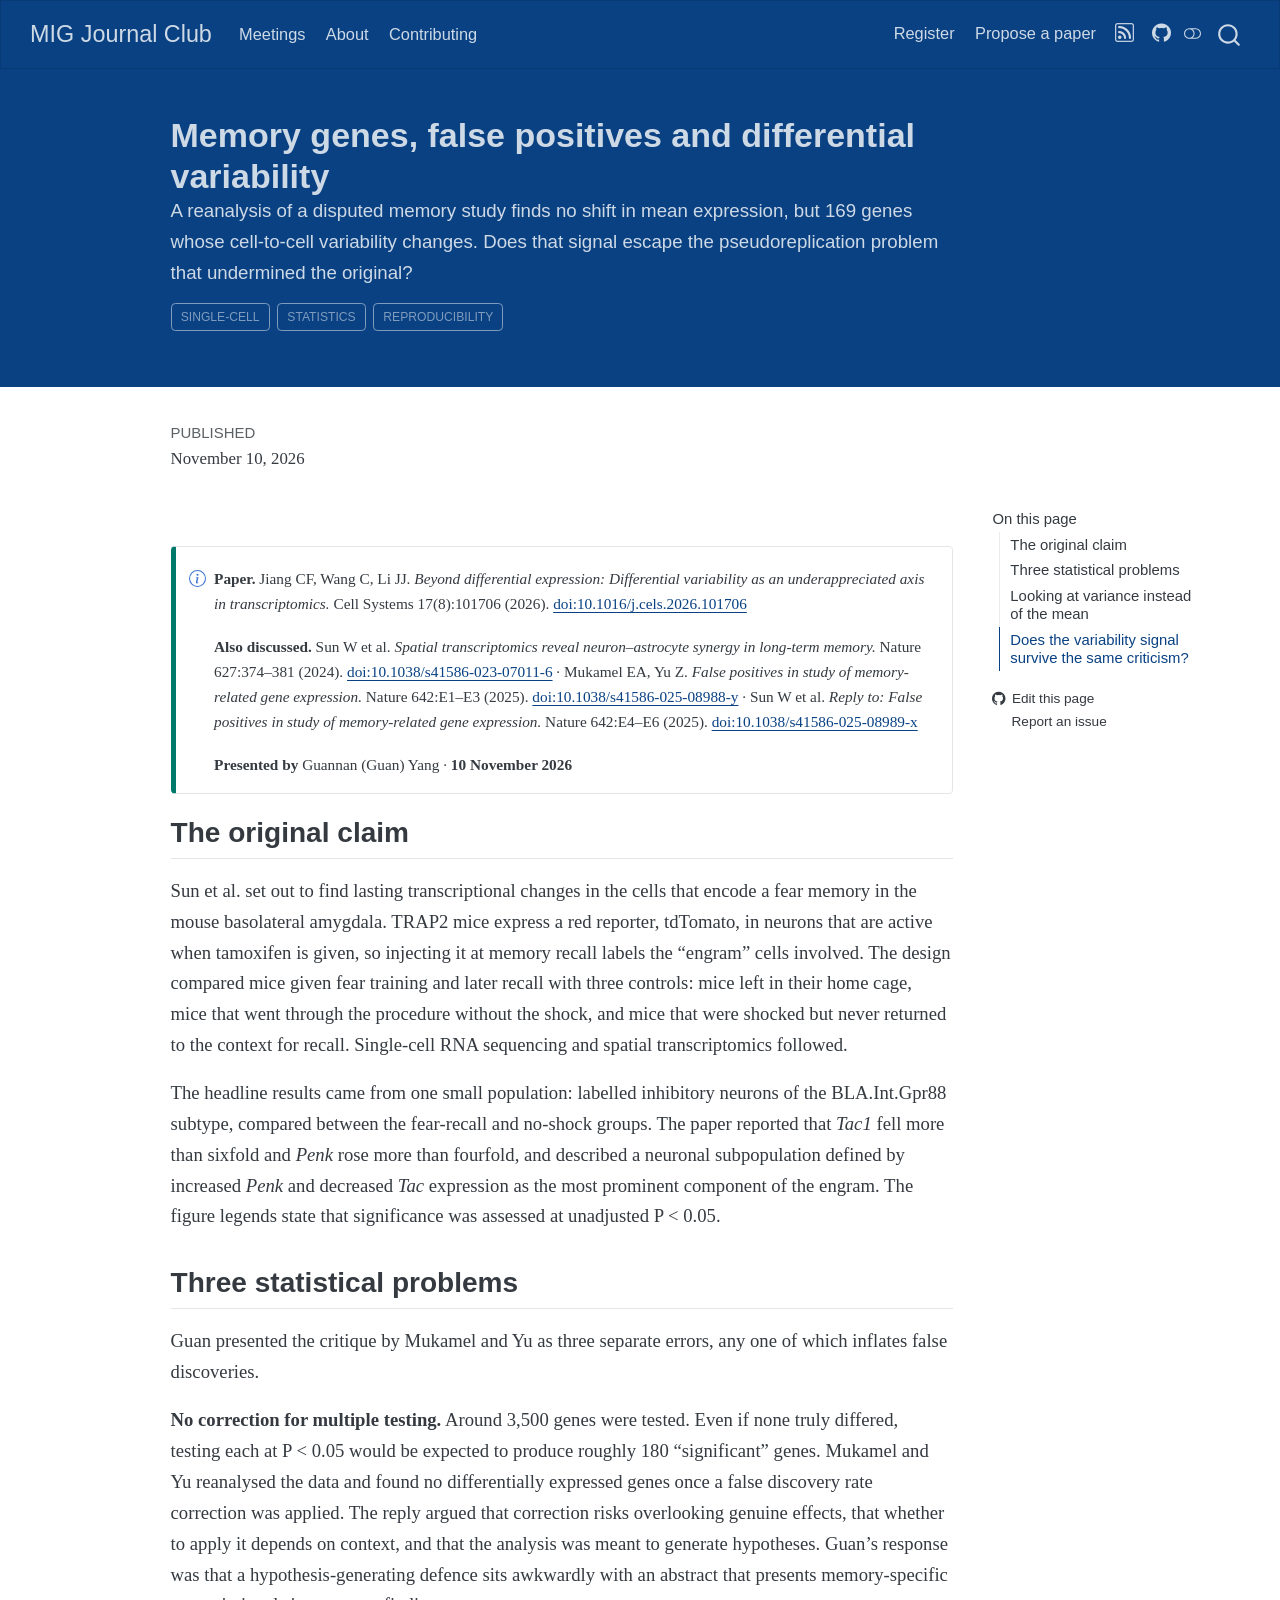
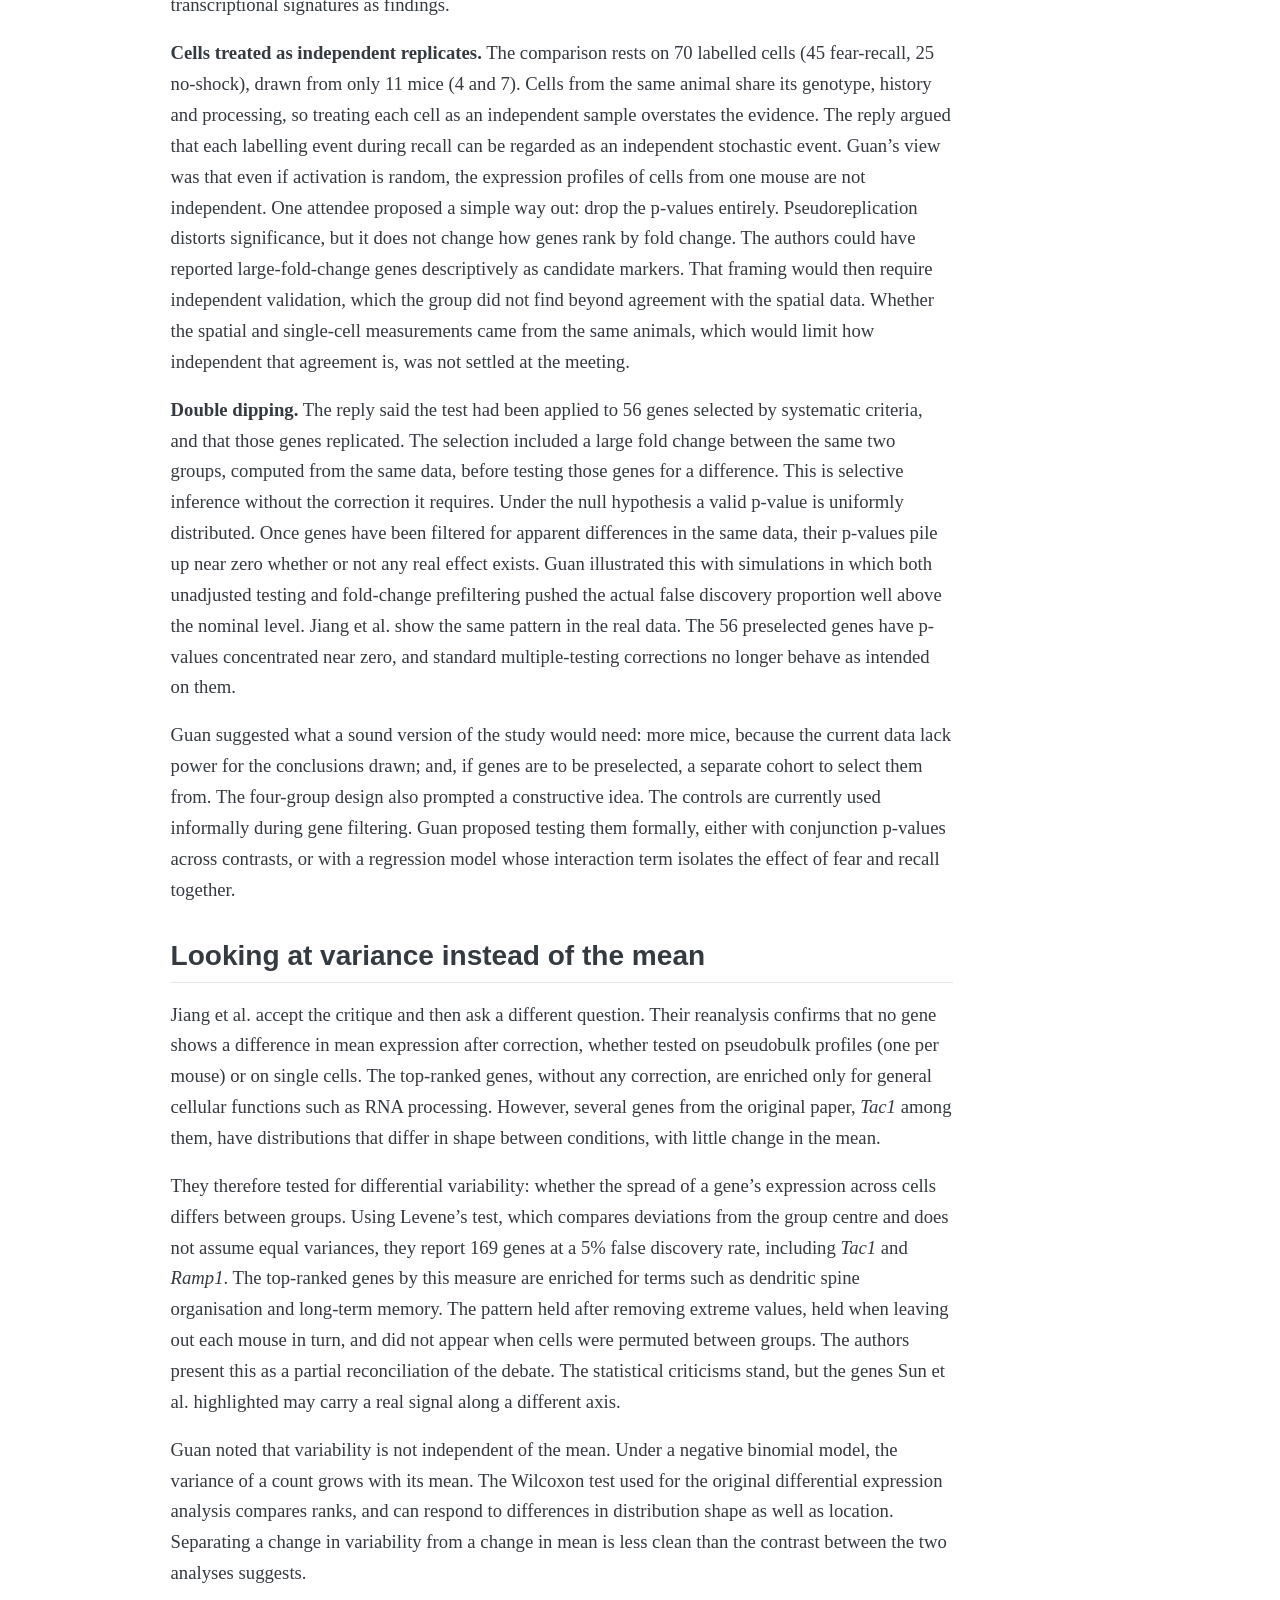
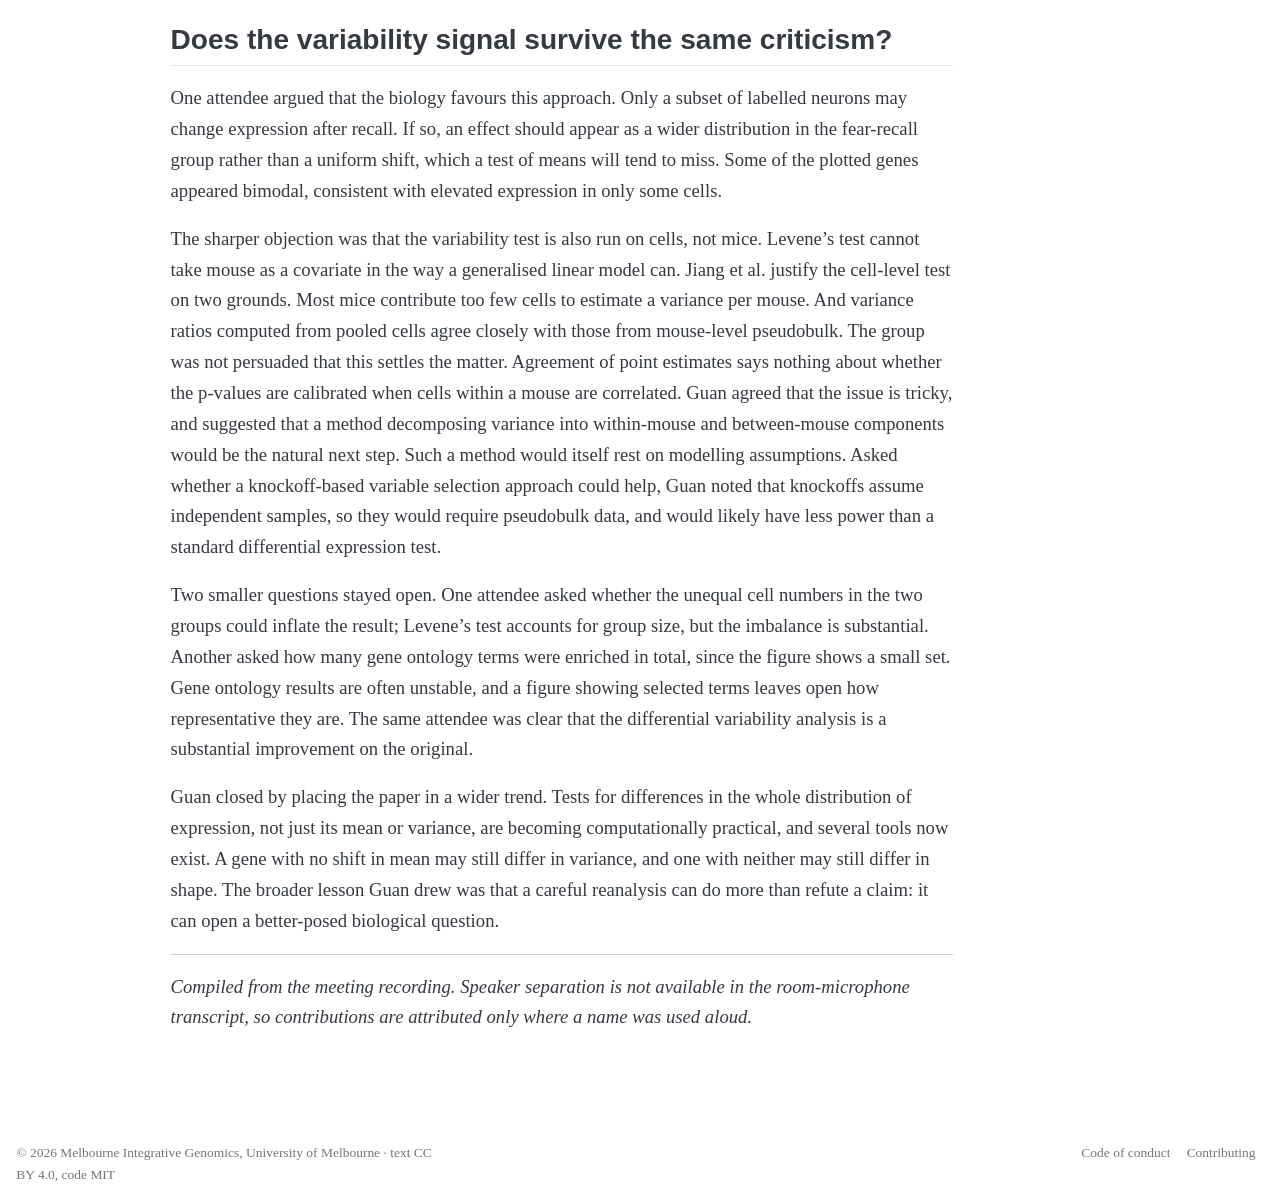
<file: posts/2026-11-10-differential-variability/index.html>
<!DOCTYPE html>
<html xmlns="http://www.w3.org/1999/xhtml" lang="en" xml:lang="en"><head>

<meta charset="utf-8">
<meta name="generator" content="quarto-1.11.9">

<meta name="viewport" content="width=device-width, initial-scale=1.0, user-scalable=yes">

<meta name="author" content="">
<meta name="dcterms.date" content="2026-11-10">
<meta name="description" content="A reanalysis of a disputed memory study finds no shift in mean expression, but 169 genes whose cell-to-cell variability changes. Does that signal escape the pseudoreplication problem that undermined the original?">

<title>Memory genes, false positives and differential variability – MIG Journal Club</title>
<style>
/* Default styles provided by pandoc.
** See https://pandoc.org/MANUAL.html#variables-for-html for config info.
*/
span.smallcaps{font-variant: small-caps;}
div.columns{display: flex; gap: 1.5em;}
div.column{flex: auto;}
@media screen {
div.columns{gap: min(4vw, 1.5em);}
div.column{overflow-x: auto;}
}
div.hanging-indent{margin-left: 1.5em; text-indent: -1.5em;}
ul.task-list{list-style: none;}
ul.task-list li input[type="checkbox"] {
  width: 0.8em;
  margin: 0 0.8em 0.2em -1em; /* quarto-specific, see https://github.com/quarto-dev/quarto-cli/issues/4556 */ 
  vertical-align: middle;
}
</style>


<script src="../../site_libs/quarto-nav/quarto-nav.js"></script>
<script src="../../site_libs/quarto-nav/headroom.min.js"></script>
<script src="../../site_libs/clipboard/clipboard.min.js"></script>
<script src="../../site_libs/quarto-search/autocomplete.umd.js"></script>
<script src="../../site_libs/quarto-search/fuse.min.js"></script>
<script src="../../site_libs/quarto-search/quarto-search.js"></script>
<meta name="quarto:offset" content="../../">
<script src="../../site_libs/quarto-html/quarto.js" type="module"></script>
<script src="../../site_libs/quarto-html/tabsets/tabsets.js" type="module"></script>
<script src="../../site_libs/quarto-html/scrollable-regions/scrollable-regions.js" type="module"></script>
<script src="../../site_libs/quarto-html/popper.min.js"></script>
<script src="../../site_libs/quarto-html/tippy.umd.min.js"></script>
<script src="../../site_libs/quarto-html/anchor.min.js"></script>
<link href="../../site_libs/quarto-html/tippy.css" rel="stylesheet">
<link href="../../site_libs/quarto-html/quarto-syntax-highlighting-63b5708e65d6cd79cd7618c58d0c21e7.css" rel="stylesheet" class="quarto-color-scheme" id="quarto-text-highlighting-styles">
<link href="../../site_libs/quarto-html/quarto-syntax-highlighting-dark-447e42e69aaa9833c0ba1b986f430b20.css" rel="stylesheet" class="quarto-color-scheme quarto-color-alternate" id="quarto-text-highlighting-styles">
<link href="../../site_libs/quarto-html/quarto-syntax-highlighting-63b5708e65d6cd79cd7618c58d0c21e7.css" rel="stylesheet" class="quarto-color-scheme-extra" id="quarto-text-highlighting-styles">
<script src="../../site_libs/bootstrap/bootstrap.min.js"></script>
<link href="../../site_libs/bootstrap/bootstrap-icons.css" rel="stylesheet">
<link href="../../site_libs/bootstrap/bootstrap-015a96c7f2738610e82d20cae0515139.min.css" rel="stylesheet" append-hash="true" class="quarto-color-scheme" id="quarto-bootstrap" data-mode="light">
<link href="../../site_libs/bootstrap/bootstrap-dark-551805be29d459c21f061f4f5f1791a8.min.css" rel="stylesheet" append-hash="true" class="quarto-color-scheme quarto-color-alternate" id="quarto-bootstrap" data-mode="dark">
<link href="../../site_libs/bootstrap/bootstrap-015a96c7f2738610e82d20cae0515139.min.css" rel="stylesheet" append-hash="true" class="quarto-color-scheme-extra" id="quarto-bootstrap" data-mode="light">
<script id="quarto-search-options" type="application/json">{
  "location": "navbar",
  "copy-button": false,
  "collapse-after": 3,
  "panel-placement": "end",
  "type": "overlay",
  "limit": 50,
  "keyboard-shortcut": [
    "f",
    "/",
    "s"
  ],
  "language": {
    "search-no-results-text": "No results",
    "search-matching-documents-text": "matching documents",
    "search-copy-link-title": "Copy link to search",
    "search-hide-matches-text": "Hide additional matches",
    "search-more-match-text": "more match in this document",
    "search-more-matches-text": "more matches in this document",
    "search-clear-button-title": "Clear",
    "search-text-placeholder": "",
    "search-detached-cancel-button-title": "Cancel",
    "search-submit-button-title": "Submit",
    "search-label": "Search"
  }
}</script>


<meta property="og:title" content="Memory genes, false positives and differential variability – MIG Journal Club">
<meta property="og:description" content="A reanalysis of a disputed memory study finds no shift in mean expression, but 169 genes whose cell-to-cell variability changes. Does that signal escape the pseudoreplication problem that undermined the original?">
<meta property="og:site_name" content="MIG Journal Club">
<meta name="twitter:title" content="Memory genes, false positives and differential variability – MIG Journal Club">
<meta name="twitter:description" content="A reanalysis of a disputed memory study finds no shift in mean expression, but 169 genes whose cell-to-cell variability changes. Does that signal escape the pseudoreplication problem that undermined the original?">
<meta name="twitter:card" content="summary_large_image">
</head>

<body class="nav-fixed quarto-light"><a id="quarto-skip-link" class="visually-hidden-focusable" href="#quarto-document-content">Skip to main content</a><script id="quarto-html-before-body" type="application/javascript">
    const toggleBodyColorMode = (bsSheetEl) => {
      const mode = bsSheetEl.getAttribute("data-mode");
      const bodyEl = window.document.querySelector("body");
      if (mode === "dark") {
        bodyEl.classList.add("quarto-dark");
        bodyEl.classList.remove("quarto-light");
      } else {
        bodyEl.classList.add("quarto-light");
        bodyEl.classList.remove("quarto-dark");
      }
    }
    const toggleBodyColorPrimary = () => {
      const bsSheetEl = window.document.querySelector("link#quarto-bootstrap:not([rel=disabled-stylesheet])");
      if (bsSheetEl) {
        toggleBodyColorMode(bsSheetEl);
      }
    }
    const setColorSchemeToggle = (alternate) => {
      const toggles = window.document.querySelectorAll('.quarto-color-scheme-toggle');
      for (let i=0; i < toggles.length; i++) {
        const toggle = toggles[i];
        if (toggle) {
          toggle.setAttribute("aria-checked", alternate ? "true" : "false");
          if (alternate) {
            toggle.classList.add("alternate");
          } else {
            toggle.classList.remove("alternate");
          }
        }
      }
    };
    const toggleColorMode = (alternate) => {
      // Switch the stylesheets
      const primaryStylesheets = window.document.querySelectorAll('link.quarto-color-scheme:not(.quarto-color-alternate)');
      const alternateStylesheets = window.document.querySelectorAll('link.quarto-color-scheme.quarto-color-alternate');
      manageTransitions('#quarto-margin-sidebar .nav-link', false);
      if (alternate) {
        // note: dark is layered on light, we don't disable primary!
        enableStylesheet(alternateStylesheets);
        for (const sheetNode of alternateStylesheets) {
          if (sheetNode.id === "quarto-bootstrap") {
            toggleBodyColorMode(sheetNode);
          }
        }
      } else {
        disableStylesheet(alternateStylesheets);
        enableStylesheet(primaryStylesheets)
        toggleBodyColorPrimary();
      }
      manageTransitions('#quarto-margin-sidebar .nav-link', true);
      // Switch the toggles
      setColorSchemeToggle(alternate)
    }
    // Hack to workaround the fact that safari doesn't
    // properly recolor the scrollbar when toggling (#1455).
    // Not run on load: stylesheets are set before first paint there, and
    // scrolling would undo the scroll to a URL fragment (#14973).
    // The one pixel nudge keeps the reader where they were.
    const refreshSafariScrollbar = () => {
      if (navigator.userAgent.indexOf('Safari') > 0 && navigator.userAgent.indexOf('Chrome') == -1) {
        manageTransitions("body", false);
        const scrollY = window.scrollY;
        window.scrollTo(0, scrollY > 0 ? scrollY - 1 : 1);
        setTimeout(() => {
          window.scrollTo(0, scrollY);
          manageTransitions("body", true);
        }, 40);
      }
    }
    const disableStylesheet = (stylesheets) => {
      for (let i=0; i < stylesheets.length; i++) {
        const stylesheet = stylesheets[i];
        stylesheet.rel = 'disabled-stylesheet';
      }
    }
    const enableStylesheet = (stylesheets) => {
      for (let i=0; i < stylesheets.length; i++) {
        const stylesheet = stylesheets[i];
        if(stylesheet.rel !== 'stylesheet') { // for Chrome, which will still FOUC without this check
          stylesheet.rel = 'stylesheet';
        }
      }
    }
    const manageTransitions = (selector, allowTransitions) => {
      const els = window.document.querySelectorAll(selector);
      for (let i=0; i < els.length; i++) {
        const el = els[i];
        if (allowTransitions) {
          el.classList.remove('notransition');
        } else {
          el.classList.add('notransition');
        }
      }
    }
    const isFileUrl = () => {
      return window.location.protocol === 'file:';
    }
    const hasAlternateSentinel = () => {
      let styleSentinel = getColorSchemeSentinel();
      if (styleSentinel !== null) {
        return styleSentinel === "alternate";
      } else {
        return false;
      }
    }
    const setStyleSentinel = (alternate) => {
      const value = alternate ? "alternate" : "default";
      if (!isFileUrl()) {
        window.localStorage.setItem("quarto-color-scheme", value);
      } else {
        localAlternateSentinel = value;
      }
    }
    const getColorSchemeSentinel = () => {
      if (!isFileUrl()) {
        const storageValue = window.localStorage.getItem("quarto-color-scheme");
        return storageValue != null ? storageValue : localAlternateSentinel;
      } else {
        return localAlternateSentinel;
      }
    }
    const toggleGiscusIfUsed = (isAlternate, darkModeDefault) => {
      const baseTheme = document.querySelector('#giscus-base-theme')?.value ?? 'light';
      const alternateTheme = document.querySelector('#giscus-alt-theme')?.value ?? 'dark';
      let newTheme = '';
      if(authorPrefersDark) {
        newTheme = isAlternate ? baseTheme : alternateTheme;
      } else {
        newTheme = isAlternate ? alternateTheme : baseTheme;
      }
      const changeGiscusTheme = () => {
        // From: https://github.com/giscus/giscus/issues/336
        const sendMessage = (message) => {
          const iframe = document.querySelector('iframe.giscus-frame');
          if (!iframe) return;
          iframe.contentWindow.postMessage({ giscus: message }, 'https://giscus.app');
        }
        sendMessage({
          setConfig: {
            theme: newTheme
          }
        });
      }
      const isGiscussLoaded = window.document.querySelector('iframe.giscus-frame') !== null;
      if (isGiscussLoaded) {
        changeGiscusTheme();
      }
    };
    const authorPrefersDark = false;
    const darkModeDefault = authorPrefersDark;
      document.querySelector('link#quarto-text-highlighting-styles.quarto-color-scheme-extra').rel = 'disabled-stylesheet';
      document.querySelector('link#quarto-bootstrap.quarto-color-scheme-extra').rel = 'disabled-stylesheet';
    let localAlternateSentinel = darkModeDefault ? 'alternate' : 'default';
    // Dark / light mode switch
    window.quartoToggleColorScheme = () => {
      // Read the current dark / light value
      let toAlternate = !hasAlternateSentinel();
      toggleColorMode(toAlternate);
      refreshSafariScrollbar();
      setStyleSentinel(toAlternate);
      toggleGiscusIfUsed(toAlternate, darkModeDefault);
      window.dispatchEvent(new Event('resize'));
    };
    // Switch to dark mode if need be
    if (hasAlternateSentinel()) {
      toggleColorMode(true);
    } else {
      toggleColorMode(false);
    }
  </script>

<div id="quarto-search-results"></div>
  <header id="quarto-header" class="headroom fixed-top quarto-banner">
    <nav class="navbar navbar-expand-lg " data-bs-theme="dark" aria-label="Site">
      <div class="navbar-container container-fluid">
      <div class="navbar-brand-container mx-auto">
    <a class="navbar-brand" href="../../index.html">
    <span class="navbar-title">MIG Journal Club</span>
    </a>
  </div>
          <button class="navbar-toggler" type="button" data-bs-toggle="collapse" data-bs-target="#navbarCollapse" aria-controls="navbarCollapse" aria-expanded="false" aria-label="Toggle navigation" onclick="if (window.quartoToggleHeadroom) { window.quartoToggleHeadroom(); }">
  <span class="navbar-toggler-icon"></span>
</button>
          <div class="collapse navbar-collapse" id="navbarCollapse">
            <ul class="navbar-nav navbar-nav-scroll me-auto">
  <li class="nav-item">
    <a class="nav-link" href="../../index.html"> 
<span class="menu-text">Meetings</span></a>
  </li>  
  <li class="nav-item">
    <a class="nav-link" href="../../about.html"> 
<span class="menu-text">About</span></a>
  </li>  
  <li class="nav-item">
    <a class="nav-link" href="../../CONTRIBUTING.html"> 
<span class="menu-text">Contributing</span></a>
  </li>  
</ul>
            <ul class="navbar-nav navbar-nav-scroll ms-auto">
  <li class="nav-item">
    <a class="nav-link" href="https://docs.google.com/forms/d/e/1FAIpQLSfgcOM5Xg5BceSKjY6UgjAWhQK9EpcHZ-zQdFhQhyOEFXXn1w/viewform"> 
<span class="menu-text">Register</span></a>
  </li>  
  <li class="nav-item">
    <a class="nav-link" href="https://github.com/melbintgen/mig-journal-club/issues/new?template=propose-paper.yml"> 
<span class="menu-text">Propose a paper</span></a>
  </li>  
  <li class="nav-item compact">
    <a class="nav-link" href="../../index.xml"> <i class="bi bi-rss" role="img">
</i> 
<span class="menu-text"></span></a>
  </li>  
  <li class="nav-item compact">
    <a class="nav-link" href="https://github.com/melbintgen/mig-journal-club"> <i class="bi bi-github" role="img">
</i> 
<span class="menu-text"></span></a>
  </li>  
</ul>
          </div> <!-- /navcollapse -->
            <div class="quarto-navbar-tools">
  <button type="button" role="switch" aria-checked="false" class="quarto-color-scheme-toggle quarto-navigation-tool  px-1" onclick="window.quartoToggleColorScheme(); return false;" title="Toggle dark mode" aria-label="Toggle dark mode"><i class="bi"></i></button>
</div>
            <div id="quarto-search" class="" title="Search"></div>
      </div> <!-- /container-fluid -->
    </nav>
</header>
<!-- content -->
<header id="title-block-header" class="quarto-title-block default page-columns page-full">
  <div class="quarto-title-banner page-columns page-full">
    <div class="quarto-title column-body">
      <h1 class="title">Memory genes, false positives and differential variability</h1>
                  <div>
        <div class="description">
          A reanalysis of a disputed memory study finds no shift in mean expression, but 169 genes whose cell-to-cell variability changes. Does that signal escape the pseudoreplication problem that undermined the original?
        </div>
      </div>
                          <div class="quarto-categories">
                <div class="quarto-category">single-cell</div>
                <div class="quarto-category">statistics</div>
                <div class="quarto-category">reproducibility</div>
              </div>
                  </div>
  </div>
    
  
  <div class="quarto-title-meta">

      
      <div>
      <div class="quarto-title-meta-heading">Published</div>
      <div class="quarto-title-meta-contents">
        <p class="date">November 10, 2026</p>
      </div>
    </div>
    
      
    </div>
    
  
  </header><div id="quarto-content" class="quarto-container page-columns page-rows-contents page-layout-article page-navbar">
<!-- sidebar -->
<!-- margin-sidebar -->
    <div id="quarto-margin-sidebar" class="sidebar margin-sidebar">
        <nav id="TOC" role="doc-toc" aria-labelledby="toc-title" class="toc-active">
    <h2 id="toc-title">On this page</h2>
   
  <ul>
  <li><a href="#the-original-claim" id="toc-the-original-claim" class="nav-link active" data-scroll-target="#the-original-claim">The original claim</a></li>
  <li><a href="#three-statistical-problems" id="toc-three-statistical-problems" class="nav-link" data-scroll-target="#three-statistical-problems">Three statistical problems</a></li>
  <li><a href="#looking-at-variance-instead-of-the-mean" id="toc-looking-at-variance-instead-of-the-mean" class="nav-link" data-scroll-target="#looking-at-variance-instead-of-the-mean">Looking at variance instead of the mean</a></li>
  <li><a href="#does-the-variability-signal-survive-the-same-criticism" id="toc-does-the-variability-signal-survive-the-same-criticism" class="nav-link" data-scroll-target="#does-the-variability-signal-survive-the-same-criticism">Does the variability signal survive the same criticism?</a></li>
  </ul>
<div class="toc-actions"><ul><li><a href="https://github.com/melbintgen/mig-journal-club/edit/main/posts/2026-11-10-differential-variability/index.qmd" class="toc-action"><i class="bi bi-github"></i>Edit this page</a></li><li><a href="https://github.com/melbintgen/mig-journal-club/issues/new" class="toc-action"><i class="bi empty"></i>Report an issue</a></li></ul></div></nav>
    </div>
<!-- main -->
<main class="content quarto-banner-title-block" id="quarto-document-content" tabindex="-1">






<div class="callout callout-style-simple callout-note">
<div class="callout-body d-flex">
<div class="callout-icon-container">
<i class="callout-icon"></i>
</div>
<div class="callout-body-container">
<p><strong>Paper.</strong> Jiang CF, Wang C, Li JJ. <em>Beyond differential expression: Differential variability as an underappreciated axis in transcriptomics.</em> Cell Systems 17(8):101706 (2026). <a href="https://doi.org/10.1016/j.cels.2026.101706">doi:10.1016/j.cels.2026.101706</a></p>
<p><strong>Also discussed.</strong> Sun W et al.&nbsp;<em>Spatial transcriptomics reveal neuron–astrocyte synergy in long-term memory.</em> Nature 627:374–381 (2024). <a href="https://doi.org/10.1038/s41586-023-07011-6">doi:10.1038/s41586-023-07011-6</a> · Mukamel EA, Yu Z. <em>False positives in study of memory-related gene expression.</em> Nature 642:E1–E3 (2025). <a href="https://doi.org/10.1038/s41586-025-08988-y">doi:10.1038/s41586-025-08988-y</a> · Sun W et al.&nbsp;<em>Reply to: False positives in study of memory-related gene expression.</em> Nature 642:E4–E6 (2025). <a href="https://doi.org/10.1038/s41586-025-08989-x">doi:10.1038/s41586-025-08989-x</a></p>
<p><strong>Presented by</strong> Guannan (Guan) Yang · <strong>10 November 2026</strong></p>
</div>
</div>
</div>
<section id="the-original-claim" class="level2">
<h2 class="anchored" data-anchor-id="the-original-claim">The original claim</h2>
<p>Sun et al.&nbsp;set out to find lasting transcriptional changes in the cells that encode a fear memory in the mouse basolateral amygdala. TRAP2 mice express a red reporter, tdTomato, in neurons that are active when tamoxifen is given, so injecting it at memory recall labels the “engram” cells involved. The design compared mice given fear training and later recall with three controls: mice left in their home cage, mice that went through the procedure without the shock, and mice that were shocked but never returned to the context for recall. Single-cell RNA sequencing and spatial transcriptomics followed.</p>
<p>The headline results came from one small population: labelled inhibitory neurons of the BLA.Int.Gpr88 subtype, compared between the fear-recall and no-shock groups. The paper reported that <em>Tac1</em> fell more than sixfold and <em>Penk</em> rose more than fourfold, and described a neuronal subpopulation defined by increased <em>Penk</em> and decreased <em>Tac</em> expression as the most prominent component of the engram. The figure legends state that significance was assessed at unadjusted P &lt; 0.05.</p>
</section>
<section id="three-statistical-problems" class="level2">
<h2 class="anchored" data-anchor-id="three-statistical-problems">Three statistical problems</h2>
<p>Guan presented the critique by Mukamel and Yu as three separate errors, any one of which inflates false discoveries.</p>
<p><strong>No correction for multiple testing.</strong> Around 3,500 genes were tested. Even if none truly differed, testing each at P &lt; 0.05 would be expected to produce roughly 180 “significant” genes. Mukamel and Yu reanalysed the data and found no differentially expressed genes once a false discovery rate correction was applied. The reply argued that correction risks overlooking genuine effects, that whether to apply it depends on context, and that the analysis was meant to generate hypotheses. Guan’s response was that a hypothesis-generating defence sits awkwardly with an abstract that presents memory-specific transcriptional signatures as findings.</p>
<p><strong>Cells treated as independent replicates.</strong> The comparison rests on 70 labelled cells (45 fear-recall, 25 no-shock), drawn from only 11 mice (4 and 7). Cells from the same animal share its genotype, history and processing, so treating each cell as an independent sample overstates the evidence. The reply argued that each labelling event during recall can be regarded as an independent stochastic event. Guan’s view was that even if activation is random, the expression profiles of cells from one mouse are not independent. One attendee proposed a simple way out: drop the p-values entirely. Pseudoreplication distorts significance, but it does not change how genes rank by fold change. The authors could have reported large-fold-change genes descriptively as candidate markers. That framing would then require independent validation, which the group did not find beyond agreement with the spatial data. Whether the spatial and single-cell measurements came from the same animals, which would limit how independent that agreement is, was not settled at the meeting.</p>
<p><strong>Double dipping.</strong> The reply said the test had been applied to 56 genes selected by systematic criteria, and that those genes replicated. The selection included a large fold change between the same two groups, computed from the same data, before testing those genes for a difference. This is selective inference without the correction it requires. Under the null hypothesis a valid p-value is uniformly distributed. Once genes have been filtered for apparent differences in the same data, their p-values pile up near zero whether or not any real effect exists. Guan illustrated this with simulations in which both unadjusted testing and fold-change prefiltering pushed the actual false discovery proportion well above the nominal level. Jiang et al.&nbsp;show the same pattern in the real data. The 56 preselected genes have p-values concentrated near zero, and standard multiple-testing corrections no longer behave as intended on them.</p>
<p>Guan suggested what a sound version of the study would need: more mice, because the current data lack power for the conclusions drawn; and, if genes are to be preselected, a separate cohort to select them from. The four-group design also prompted a constructive idea. The controls are currently used informally during gene filtering. Guan proposed testing them formally, either with conjunction p-values across contrasts, or with a regression model whose interaction term isolates the effect of fear and recall together.</p>
</section>
<section id="looking-at-variance-instead-of-the-mean" class="level2">
<h2 class="anchored" data-anchor-id="looking-at-variance-instead-of-the-mean">Looking at variance instead of the mean</h2>
<p>Jiang et al.&nbsp;accept the critique and then ask a different question. Their reanalysis confirms that no gene shows a difference in mean expression after correction, whether tested on pseudobulk profiles (one per mouse) or on single cells. The top-ranked genes, without any correction, are enriched only for general cellular functions such as RNA processing. However, several genes from the original paper, <em>Tac1</em> among them, have distributions that differ in shape between conditions, with little change in the mean.</p>
<p>They therefore tested for differential variability: whether the spread of a gene’s expression across cells differs between groups. Using Levene’s test, which compares deviations from the group centre and does not assume equal variances, they report 169 genes at a 5% false discovery rate, including <em>Tac1</em> and <em>Ramp1</em>. The top-ranked genes by this measure are enriched for terms such as dendritic spine organisation and long-term memory. The pattern held after removing extreme values, held when leaving out each mouse in turn, and did not appear when cells were permuted between groups. The authors present this as a partial reconciliation of the debate. The statistical criticisms stand, but the genes Sun et al.&nbsp;highlighted may carry a real signal along a different axis.</p>
<p>Guan noted that variability is not independent of the mean. Under a negative binomial model, the variance of a count grows with its mean. The Wilcoxon test used for the original differential expression analysis compares ranks, and can respond to differences in distribution shape as well as location. Separating a change in variability from a change in mean is less clean than the contrast between the two analyses suggests.</p>
</section>
<section id="does-the-variability-signal-survive-the-same-criticism" class="level2">
<h2 class="anchored" data-anchor-id="does-the-variability-signal-survive-the-same-criticism">Does the variability signal survive the same criticism?</h2>
<p>One attendee argued that the biology favours this approach. Only a subset of labelled neurons may change expression after recall. If so, an effect should appear as a wider distribution in the fear-recall group rather than a uniform shift, which a test of means will tend to miss. Some of the plotted genes appeared bimodal, consistent with elevated expression in only some cells.</p>
<p>The sharper objection was that the variability test is also run on cells, not mice. Levene’s test cannot take mouse as a covariate in the way a generalised linear model can. Jiang et al.&nbsp;justify the cell-level test on two grounds. Most mice contribute too few cells to estimate a variance per mouse. And variance ratios computed from pooled cells agree closely with those from mouse-level pseudobulk. The group was not persuaded that this settles the matter. Agreement of point estimates says nothing about whether the p-values are calibrated when cells within a mouse are correlated. Guan agreed that the issue is tricky, and suggested that a method decomposing variance into within-mouse and between-mouse components would be the natural next step. Such a method would itself rest on modelling assumptions. Asked whether a knockoff-based variable selection approach could help, Guan noted that knockoffs assume independent samples, so they would require pseudobulk data, and would likely have less power than a standard differential expression test.</p>
<p>Two smaller questions stayed open. One attendee asked whether the unequal cell numbers in the two groups could inflate the result; Levene’s test accounts for group size, but the imbalance is substantial. Another asked how many gene ontology terms were enriched in total, since the figure shows a small set. Gene ontology results are often unstable, and a figure showing selected terms leaves open how representative they are. The same attendee was clear that the differential variability analysis is a substantial improvement on the original.</p>
<p>Guan closed by placing the paper in a wider trend. Tests for differences in the whole distribution of expression, not just its mean or variance, are becoming computationally practical, and several tools now exist. A gene with no shift in mean may still differ in variance, and one with neither may still differ in shape. The broader lesson Guan drew was that a careful reanalysis can do more than refute a claim: it can open a better-posed biological question.</p>
<hr>
<p><em>Compiled from the meeting recording. Speaker separation is not available in the room-microphone transcript, so contributions are attributed only where a name was used aloud.</em></p>


</section>

</main> <!-- /main -->
<script id="quarto-html-after-body" type="application/javascript">
  window.document.addEventListener("DOMContentLoaded", function (event) {
    // Ensure there is a toggle, if there isn't float one in the top right
    if (window.document.querySelector('.quarto-color-scheme-toggle') === null) {
      const toggle = window.document.createElement('button');
      toggle.type = "button";
      toggle.setAttribute("role", "switch");
      toggle.setAttribute("aria-checked", "false");
      toggle.classList.add('top-right');
      toggle.classList.add('quarto-color-scheme-toggle');
      toggle.setAttribute("aria-label", "Toggle dark mode");
      toggle.onclick = function() { try { window.quartoToggleColorScheme(); } catch {} return false; };
      const i = window.document.createElement("i");
      i.classList.add('bi');
      toggle.appendChild(i);
      // Put the toggle in a landmark of its own, so that landmark navigation
      // can reach it.
      //
      // The container is always a fresh direct child of body, and the toggle is
      // never moved into page furniture that the theme or the author controls.
      // The toggle is positioned against the page, so any ancestor that
      // establishes a containing block captures it: a positioned element or a
      // grid for position: absolute, and transform, filter, will-change or
      // contain for position: fixed. A direct child of body has none of these
      // to inherit, and the shift when one appears is silent and visual.
      //
      // ARIA says a document should have at most one banner, and axe reports a
      // duplicate whether or not the banners carry distinct labels. So use a
      // header when the page has no banner yet, and a named region otherwise.
      //
      // A header is a banner wherever it sits, unless it is inside sectioning
      // content, so this cannot just look at the children of body: a custom
      // page layout wraps the title block header in a plain div. An explicit
      // role="banner" always counts.
      const sectioning = 'article, aside, main, nav, section, [role="article"], [role="complementary"], [role="main"], [role="navigation"], [role="region"]';
      const hasBanner = Array.from(
        window.document.querySelectorAll('header:not([role]), [role="banner"]')
      ).some(function(el) {
        return el.hasAttribute("role") || el.closest(sectioning) === null;
      });
      const container = window.document.createElement(hasBanner ? "div" : "header");
      if (hasBanner) {
        container.setAttribute("role", "region");
        container.setAttribute("aria-label", "Toggle dark mode");
      }
      container.classList.add('quarto-color-scheme-toggle-container');
      container.appendChild(toggle);
      window.document.body.appendChild(container);
    }
    setColorSchemeToggle(hasAlternateSentinel())
    const icon = "";
    const anchorJS = new window.AnchorJS();
    anchorJS.options = {
      placement: 'right',
      icon: icon
    };
    anchorJS.add('.anchored');
    const isCodeAnnotation = (el) => {
      for (const clz of el.classList) {
        if (clz.startsWith('code-annotation-')) {                     
          return true;
        }
      }
      return false;
    }
    const onCopySuccess = function(e) {
      // button target
      const button = e.trigger;
      // don't keep focus
      button.blur();
      // flash "checked"
      button.classList.add('code-copy-button-checked');
      var currentTitle = button.getAttribute("title");
      button.setAttribute("title", "Copied!");
      let tooltip;
      if (window.bootstrap) {
        button.setAttribute("data-bs-toggle", "tooltip");
        button.setAttribute("data-bs-placement", "left");
        button.setAttribute("data-bs-title", "Copied!");
        tooltip = new bootstrap.Tooltip(button, 
          { trigger: "manual", 
            customClass: "code-copy-button-tooltip",
            offset: [0, -8]});
        tooltip.show();    
      }
      setTimeout(function() {
        if (tooltip) {
          tooltip.hide();
          button.removeAttribute("data-bs-title");
          button.removeAttribute("data-bs-toggle");
          button.removeAttribute("data-bs-placement");
        }
        button.setAttribute("title", currentTitle);
        button.classList.remove('code-copy-button-checked');
      }, 1000);
      // clear code selection
      e.clearSelection();
    }
    const getTextToCopy = function(trigger) {
      const outerScaffold = trigger.parentElement.cloneNode(true);
      const codeEl = outerScaffold.querySelector('code');
      for (const childEl of codeEl.children) {
        if (isCodeAnnotation(childEl)) {
          childEl.remove();
        }
      }
      return codeEl.innerText;
    }
    const clipboard = new window.ClipboardJS('.code-copy-button:not([data-in-quarto-modal])', {
      text: getTextToCopy
    });
    clipboard.on('success', onCopySuccess);
    if (window.document.getElementById('quarto-embedded-source-code-modal')) {
      const clipboardModal = new window.ClipboardJS('.code-copy-button[data-in-quarto-modal]', {
        text: getTextToCopy,
        container: window.document.getElementById('quarto-embedded-source-code-modal')
      });
      clipboardModal.on('success', onCopySuccess);
    }
      var localhostRegex = new RegExp(/^(?:http|https):\/\/localhost\:?[0-9]*\//);
      var mailtoRegex = new RegExp(/^mailto:/);
        var filterRegex = new RegExp("https:\/\/melbintgen\.github\.io\/mig-journal-club\/");
      const newWindowLabel = "(opens in a new tab)";
      const newWindowNoteId = "quarto-ext-newwindow-label";
      // Links reference one hidden label through aria-describedby, so the
      // announcement never changes their accessible name.
      var describeNewWindow = (link) => {
        if (!window.document.getElementById(newWindowNoteId)) {
          var newWindowNote = window.document.createElement("span");
          newWindowNote.id = newWindowNoteId;
          newWindowNote.hidden = true;
          newWindowNote.textContent = newWindowLabel;
          window.document.body.appendChild(newWindowNote);
        }
        var describedBy = (link.getAttribute("aria-describedby") || "").split(/\s+/).filter(Boolean);
        if (!describedBy.includes(newWindowNoteId)) {
          describedBy.push(newWindowNoteId);
          link.setAttribute("aria-describedby", describedBy.join(" "));
        }
      }
      var isInternal = (href) => {
          return filterRegex.test(href) || localhostRegex.test(href) || mailtoRegex.test(href);
      }
      // Inspect non-navigation links and adorn them if external
      window.quartoDecorateExternalLinks = function (root) {
     var links = (root || window.document).querySelectorAll('a[href]:not(.nav-link):not(.navbar-brand):not(.toc-action):not(.sidebar-link):not(.sidebar-item-toggle):not(.pagination-link):not(.no-external):not([aria-hidden]):not(.dropdown-item):not(.quarto-navigation-tool):not(.about-link)');
      for (var i=0; i<links.length; i++) {
        const link = links[i];
        if (!isInternal(link.href)) {
          // undo the damage that might have been done by quarto-nav.js in the case of
          // links that we want to consider external
          if (link.dataset.originalHref !== undefined) {
            link.href = link.dataset.originalHref;
          }
            // target, if specified
            link.setAttribute("target", "_blank");
            if (link.getAttribute("rel") === null) {
              link.setAttribute("rel", "noopener");
            }
            describeNewWindow(link);
          if (!link.classList.contains('no-external-icon')) {
          }
        }
      }
      };
      window.quartoDecorateExternalLinks(window.document);
    // Esc closes the popup (WCAG 1.4.13) and focus leaving both trigger and
    // popup closes it (WCAG 2.4.11); tippy handles neither for interactive popups.
    const hideOnEscAndFocusOut = {
      name: 'hideOnEscAndFocusOut',
      defaultValue: true,
      fn(instance) {
        const dismiss = () => {
          // A show scheduled by the trigger delay would otherwise reopen it
          instance.clearDelayTimeouts();
          instance.hide();
        };
        const onKeyDown = (event) => {
          if (event.key !== 'Escape') {
            return;
          }
          // Keep Esc from also reaching page handlers (e.g. reveal.js overview),
          // except an open reveal.js slide menu, which Esc should close too.
          // The menu handles keys only when its keyboard option is on.
          const menuHandlesEsc = window.Reveal?.getPlugin?.('menu')?.isOpen() &&
            window.Reveal.getConfig().menu?.keyboard !== false;
          if (!menuHandlesEsc) {
            event.stopPropagation();
          }
          if (instance.popper.contains(window.document.activeElement)) {
            // Disabled while refocusing so the focus trigger does not reopen it
            instance.disable();
            instance.reference.focus();
            instance.enable();
          }
          dismiss();
        };
        const onFocusOut = (event) => {
          const target = event.relatedTarget;
          if (target && !instance.reference.contains(target) &&
              !instance.popper.contains(target)) {
            dismiss();
          }
        };
        // On the trigger too: a click trigger (code-annotations: select) has no
        // blur handling. Attached for the instance's lifetime so leaving the
        // trigger also cancels a show still pending on the trigger delay.
        instance.reference.addEventListener('focusout', onFocusOut);
        return {
          onShow() {
            window.document.addEventListener('keydown', onKeyDown, true);
            instance.popper.addEventListener('focusout', onFocusOut);
          },
          onHide() {
            window.document.removeEventListener('keydown', onKeyDown, true);
            instance.popper.removeEventListener('focusout', onFocusOut);
          },
          onDestroy() {
            instance.reference.removeEventListener('focusout', onFocusOut);
          },
        };
      },
    };
    function tippyHover(el, contentFn, onTriggerFn, onUntriggerFn) {
      const config = {
        allowHTML: true,
        maxWidth: 500,
        delay: 100,
        arrow: false,
        appendTo: function(el) {
            return el.parentElement;
        },
        interactive: true,
        interactiveBorder: 10,
        theme: 'quarto',
        placement: 'bottom-start',
        plugins: [hideOnEscAndFocusOut],
      };
      if (contentFn) {
        config.content = contentFn;
      }
      if (onTriggerFn) {
        config.onTrigger = onTriggerFn;
      }
      if (onUntriggerFn) {
        config.onUntrigger = onUntriggerFn;
      }
      window.tippy(el, config); 
    }
    const noterefs = window.document.querySelectorAll('a[role="doc-noteref"]');
    for (var i=0; i<noterefs.length; i++) {
      const ref = noterefs[i];
      tippyHover(ref, function() {
        // use id or data attribute instead here
        let href = ref.getAttribute('data-footnote-href') || ref.getAttribute('href');
        try { href = new URL(href).hash; } catch {}
        const id = href.replace(/^#\/?/, "");
        const note = window.document.getElementById(id);
        if (note) {
          return note.innerHTML;
        } else {
          return "";
        }
      });
    }
    const xrefs = window.document.querySelectorAll('a.quarto-xref');
    const processXRef = (id, note) => {
      // Strip column container classes
      const stripColumnClz = (el) => {
        el.classList.remove("page-full", "page-columns");
        if (el.children) {
          for (const child of el.children) {
            stripColumnClz(child);
          }
        }
      }
      stripColumnClz(note)
      if (id === null || id.startsWith('sec-')) {
        // Special case sections, only their first couple elements
        const container = document.createElement("div");
        if (note.children && note.children.length > 2) {
          container.appendChild(note.children[0].cloneNode(true));
          for (let i = 1; i < note.children.length; i++) {
            const child = note.children[i];
            if (child.tagName === "P" && child.innerText === "") {
              continue;
            } else {
              container.appendChild(child.cloneNode(true));
              break;
            }
          }
          if (window.Quarto?.typesetMath) {
            window.Quarto.typesetMath(container);
          }
          return container.innerHTML
        } else {
          if (window.Quarto?.typesetMath) {
            window.Quarto.typesetMath(note);
          }
          return note.innerHTML;
        }
      } else {
        // Remove any anchor links if they are present
        const anchorLink = note.querySelector('a.anchorjs-link');
        if (anchorLink) {
          anchorLink.remove();
        }
        if (window.Quarto?.typesetMath) {
          window.Quarto.typesetMath(note);
        }
        if (note.classList.contains("callout")) {
          return note.outerHTML;
        } else {
          return note.innerHTML;
        }
      }
    }
    for (var i=0; i<xrefs.length; i++) {
      const xref = xrefs[i];
      tippyHover(xref, undefined, function(instance) {
        instance.disable();
        let url = xref.getAttribute('href');
        let hash = undefined; 
        if (url.startsWith('#')) {
          hash = url;
        } else {
          try { hash = new URL(url).hash; } catch {}
        }
        if (hash) {
          const id = hash.replace(/^#\/?/, "");
          const note = window.document.getElementById(id);
          if (note !== null) {
            try {
              const html = processXRef(id, note.cloneNode(true));
              instance.setContent(html);
            } finally {
              instance.enable();
              instance.show();
            }
          } else {
            // See if we can fetch this
            fetch(url.split('#')[0])
            .then(res => res.text())
            .then(html => {
              const parser = new DOMParser();
              const htmlDoc = parser.parseFromString(html, "text/html");
              const note = htmlDoc.getElementById(id);
              if (note !== null) {
                const html = processXRef(id, note);
                instance.setContent(html);
              } 
            }).finally(() => {
              instance.enable();
              instance.show();
            });
          }
        } else {
          // See if we can fetch a full url (with no hash to target)
          // This is a special case and we should probably do some content thinning / targeting
          fetch(url)
          .then(res => res.text())
          .then(html => {
            const parser = new DOMParser();
            const htmlDoc = parser.parseFromString(html, "text/html");
            const note = htmlDoc.querySelector('main.content');
            if (note !== null) {
              // This should only happen for chapter cross references
              // (since there is no id in the URL)
              // remove the first header
              if (note.children.length > 0 && note.children[0].tagName === "HEADER") {
                note.children[0].remove();
              }
              const html = processXRef(null, note);
              instance.setContent(html);
            } 
          }).finally(() => {
            instance.enable();
            instance.show();
          });
        }
      }, function(instance) {
      });
    }
        let selectedAnnoteEl;
        const selectorForAnnotation = ( cell, annotation) => {
          let cellAttr = 'data-code-cell="' + cell + '"';
          let lineAttr = 'data-code-annotation="' +  annotation + '"';
          const selector = 'span[' + cellAttr + '][' + lineAttr + ']';
          return selector;
        }
        const selectCodeLines = (annoteEl) => {
          const doc = window.document;
          const targetCell = annoteEl.getAttribute("data-target-cell");
          const targetAnnotation = annoteEl.getAttribute("data-target-annotation");
          const annoteSpan = window.document.querySelector(selectorForAnnotation(targetCell, targetAnnotation));
          const lines = annoteSpan.getAttribute("data-code-lines").split(",");
          const lineIds = lines.map((line) => {
            return targetCell + "-" + line;
          })
          // Each band is positioned against its own containing block, which is
          // not the offsetParent of the lines, so place it from client rects.
          const placeBand = (band, firstEl, lastEl, codeBlock) => {
            const container = band.offsetParent;
            if (container === null) {
              return;
            }
            const containerRect = container.getBoundingClientRect();
            // Reveal.js scales slides with a transform, so convert client
            // pixels back to the CSS pixels of the container.
            const scale = containerRect.height / container.offsetHeight || 1;
            const firstRect = firstEl.getBoundingClientRect();
            const lastRect = lastEl.getBoundingClientRect();
            const top = (firstRect.top - containerRect.top) / scale - container.clientTop + container.scrollTop;
            const height = (lastRect.bottom - firstRect.top) / scale;
            band.style.top = top - 2 + "px";
            band.style.height = height + 4 + "px";
            if (codeBlock) {
              // Without the copy button wrapper, the containing block is wider
              // than the code block, so span the code block explicitly.
              const blockRect = codeBlock.getBoundingClientRect();
              band.style.left = (blockRect.left - containerRect.left) / scale - container.clientLeft + container.scrollLeft + "px";
              band.style.width = blockRect.width / scale + "px";
            }
          };
          if (lineIds.length > 0) {
            const el = window.document.getElementById(lineIds[0]);
            const lastEl = window.document.getElementById(lineIds[lineIds.length - 1]);
            const parent = el.parentElement.parentElement;
            // cook up a div (if necessary) and position it
            let div = window.document.getElementById("code-annotation-line-highlight");
            if (div === null) {
              div = window.document.createElement("div");
              div.setAttribute("id", "code-annotation-line-highlight");
              div.style.position = 'absolute';
              parent.appendChild(div);
            }
            placeBand(div, el, lastEl, parent.closest("div.sourceCode") || parent);
            let gutterDiv = window.document.getElementById("code-annotation-line-highlight-gutter");
            if (gutterDiv === null) {
              gutterDiv = window.document.createElement("div");
              gutterDiv.setAttribute("id", "code-annotation-line-highlight-gutter");
              gutterDiv.style.position = 'absolute';
              const codeCell = window.document.getElementById(targetCell);
              const gutter = codeCell.querySelector('.code-annotation-gutter');
              gutter.appendChild(gutterDiv);
            }
            placeBand(gutterDiv, el, lastEl);
            selectedAnnoteEl = annoteEl;
          }
        };
        const unselectCodeLines = () => {
          const elementsIds = ["code-annotation-line-highlight", "code-annotation-line-highlight-gutter"];
          elementsIds.forEach((elId) => {
            const div = window.document.getElementById(elId);
            if (div) {
              div.remove();
            }
          });
          selectedAnnoteEl = undefined;
        };
          // Handle positioning of the toggle
      window.addEventListener(
        "resize",
        throttle(() => {
          elRect = undefined;
          if (selectedAnnoteEl) {
            selectCodeLines(selectedAnnoteEl);
          }
        }, 10)
      );
      function throttle(fn, ms) {
      let throttle = false;
      let timer;
        return (...args) => {
          if(!throttle) { // first call gets through
              fn.apply(this, args);
              throttle = true;
          } else { // all the others get throttled
              if(timer) clearTimeout(timer); // cancel #2
              timer = setTimeout(() => {
                fn.apply(this, args);
                timer = throttle = false;
              }, ms);
          }
        };
      }
        // Attach click handler to the DT
        const annoteDls = window.document.querySelectorAll('dt[data-target-cell]');
        for (const annoteDlNode of annoteDls) {
          annoteDlNode.addEventListener('click', (event) => {
            const clickedEl = event.target;
            if (clickedEl !== selectedAnnoteEl) {
              unselectCodeLines();
              const activeEl = window.document.querySelector('dt[data-target-cell].code-annotation-active');
              if (activeEl) {
                activeEl.classList.remove('code-annotation-active');
              }
              selectCodeLines(clickedEl);
              clickedEl.classList.add('code-annotation-active');
            } else {
              // Unselect the line
              unselectCodeLines();
              clickedEl.classList.remove('code-annotation-active');
            }
          });
        }
    const findCites = (el) => {
      const parentEl = el.parentElement;
      if (parentEl) {
        const cites = parentEl.dataset.cites;
        if (cites) {
          return {
            el,
            cites: cites.split(' ')
          };
        } else {
          return findCites(el.parentElement)
        }
      } else {
        return undefined;
      }
    };
    var bibliorefs = window.document.querySelectorAll('a[role="doc-biblioref"]');
    for (var i=0; i<bibliorefs.length; i++) {
      const ref = bibliorefs[i];
      const citeInfo = findCites(ref);
      if (citeInfo) {
        tippyHover(citeInfo.el, function() {
          var popup = window.document.createElement('div');
          citeInfo.cites.forEach(function(cite) {
            var citeDiv = window.document.createElement('div');
            citeDiv.classList.add('hanging-indent');
            citeDiv.classList.add('csl-entry');
            var biblioDiv = window.document.getElementById('ref-' + cite);
            if (biblioDiv) {
              citeDiv.innerHTML = biblioDiv.innerHTML;
            }
            popup.appendChild(citeDiv);
          });
          return popup.innerHTML;
        });
      }
    }
  });
  </script>
  <script type="application/javascript">
  window.quartoScrollableRegionsLabels = {"code":"Scrollable code","output":"Scrollable output"};
  </script>
</div> <!-- /content -->
<footer class="footer">
  <div class="nav-footer">
    <div class="nav-footer-left">
<p>© 2026 Melbourne Integrative Genomics, University of Melbourne · text CC BY 4.0, code MIT</p>
</div>   
    <div class="nav-footer-center">
      &nbsp;
    <div class="toc-actions d-sm-block d-md-none"><ul><li><a href="https://github.com/melbintgen/mig-journal-club/edit/main/posts/2026-11-10-differential-variability/index.qmd" class="toc-action"><i class="bi bi-github"></i>Edit this page</a></li><li><a href="https://github.com/melbintgen/mig-journal-club/issues/new" class="toc-action"><i class="bi empty"></i>Report an issue</a></li></ul></div></div>
    <div class="nav-footer-right">
      <ul class="footer-items list-unstyled">
    <li class="nav-item">
    <a class="nav-link" href="../../CODE_OF_CONDUCT.html">
<p>Code of conduct</p>
</a>
  </li>  
    <li class="nav-item">
    <a class="nav-link" href="../../CONTRIBUTING.html">
<p>Contributing</p>
</a>
  </li>  
</ul>
    </div>
  </div>
</footer>




</body></html>
</file>
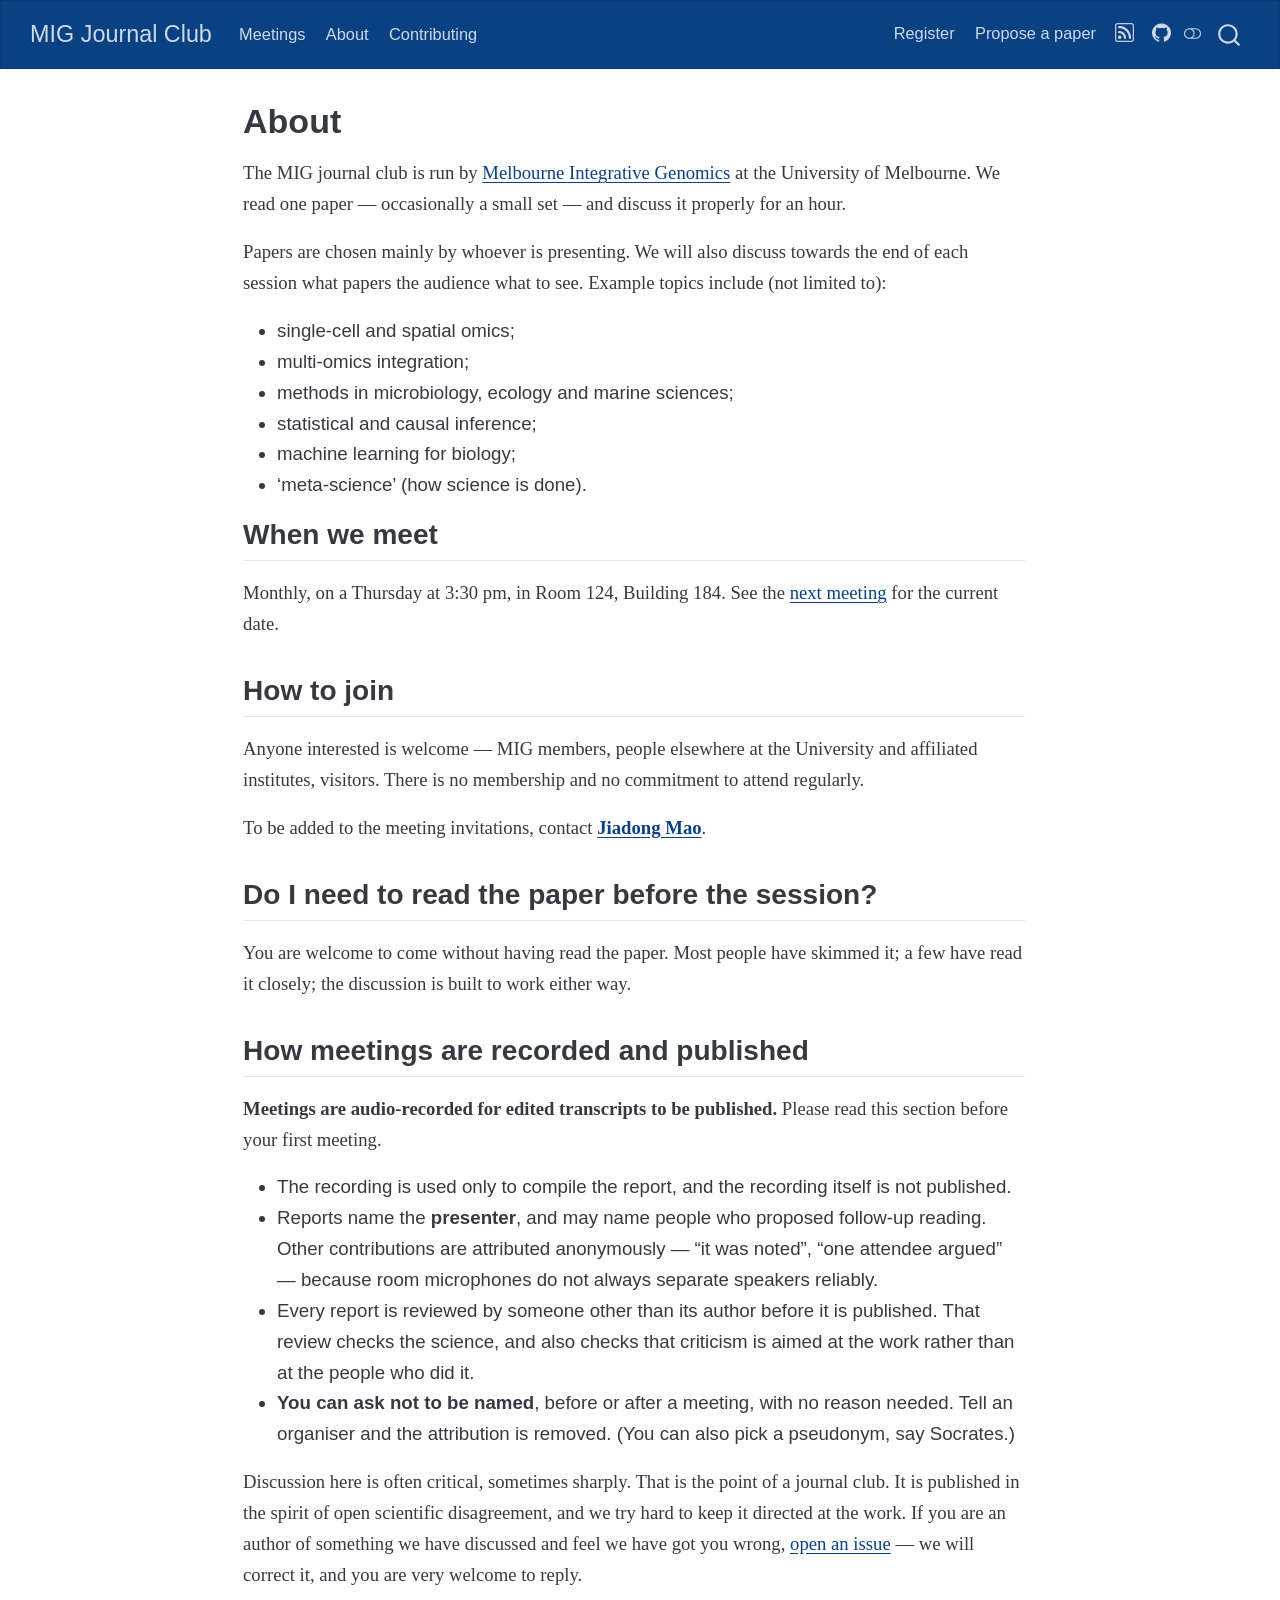
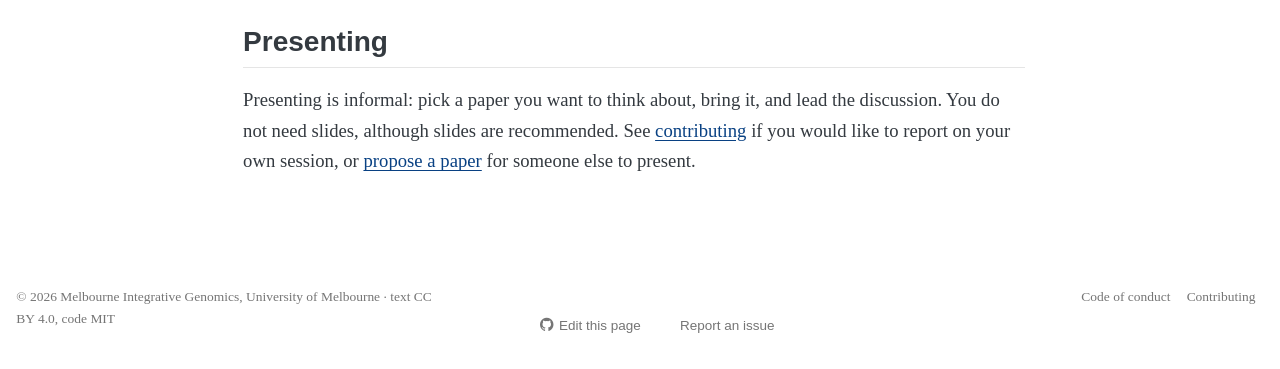
<file: about.html>
<!DOCTYPE html>
<html xmlns="http://www.w3.org/1999/xhtml" lang="en" xml:lang="en"><head>

<meta charset="utf-8">
<meta name="generator" content="quarto-1.11.9">

<meta name="viewport" content="width=device-width, initial-scale=1.0, user-scalable=yes">


<title>About – MIG Journal Club</title>
<style>
/* Default styles provided by pandoc.
** See https://pandoc.org/MANUAL.html#variables-for-html for config info.
*/
span.smallcaps{font-variant: small-caps;}
div.columns{display: flex; gap: 1.5em;}
div.column{flex: auto;}
@media screen {
div.columns{gap: min(4vw, 1.5em);}
div.column{overflow-x: auto;}
}
div.hanging-indent{margin-left: 1.5em; text-indent: -1.5em;}
ul.task-list{list-style: none;}
ul.task-list li input[type="checkbox"] {
  width: 0.8em;
  margin: 0 0.8em 0.2em -1em; /* quarto-specific, see https://github.com/quarto-dev/quarto-cli/issues/4556 */ 
  vertical-align: middle;
}
</style>


<script src="site_libs/quarto-nav/quarto-nav.js"></script>
<script src="site_libs/quarto-nav/headroom.min.js"></script>
<script src="site_libs/clipboard/clipboard.min.js"></script>
<script src="site_libs/quarto-search/autocomplete.umd.js"></script>
<script src="site_libs/quarto-search/fuse.min.js"></script>
<script src="site_libs/quarto-search/quarto-search.js"></script>
<meta name="quarto:offset" content="./">
<script src="site_libs/quarto-html/quarto.js" type="module"></script>
<script src="site_libs/quarto-html/tabsets/tabsets.js" type="module"></script>
<script src="site_libs/quarto-html/scrollable-regions/scrollable-regions.js" type="module"></script>
<script src="site_libs/quarto-html/popper.min.js"></script>
<script src="site_libs/quarto-html/tippy.umd.min.js"></script>
<script src="site_libs/quarto-html/anchor.min.js"></script>
<link href="site_libs/quarto-html/tippy.css" rel="stylesheet">
<link href="site_libs/quarto-html/quarto-syntax-highlighting-63b5708e65d6cd79cd7618c58d0c21e7.css" rel="stylesheet" class="quarto-color-scheme" id="quarto-text-highlighting-styles">
<link href="site_libs/quarto-html/quarto-syntax-highlighting-dark-447e42e69aaa9833c0ba1b986f430b20.css" rel="stylesheet" class="quarto-color-scheme quarto-color-alternate" id="quarto-text-highlighting-styles">
<link href="site_libs/quarto-html/quarto-syntax-highlighting-63b5708e65d6cd79cd7618c58d0c21e7.css" rel="stylesheet" class="quarto-color-scheme-extra" id="quarto-text-highlighting-styles">
<script src="site_libs/bootstrap/bootstrap.min.js"></script>
<link href="site_libs/bootstrap/bootstrap-icons.css" rel="stylesheet">
<link href="site_libs/bootstrap/bootstrap-015a96c7f2738610e82d20cae0515139.min.css" rel="stylesheet" append-hash="true" class="quarto-color-scheme" id="quarto-bootstrap" data-mode="light">
<link href="site_libs/bootstrap/bootstrap-dark-551805be29d459c21f061f4f5f1791a8.min.css" rel="stylesheet" append-hash="true" class="quarto-color-scheme quarto-color-alternate" id="quarto-bootstrap" data-mode="dark">
<link href="site_libs/bootstrap/bootstrap-015a96c7f2738610e82d20cae0515139.min.css" rel="stylesheet" append-hash="true" class="quarto-color-scheme-extra" id="quarto-bootstrap" data-mode="light">
<script id="quarto-search-options" type="application/json">{
  "location": "navbar",
  "copy-button": false,
  "collapse-after": 3,
  "panel-placement": "end",
  "type": "overlay",
  "limit": 50,
  "keyboard-shortcut": [
    "f",
    "/",
    "s"
  ],
  "language": {
    "search-no-results-text": "No results",
    "search-matching-documents-text": "matching documents",
    "search-copy-link-title": "Copy link to search",
    "search-hide-matches-text": "Hide additional matches",
    "search-more-match-text": "more match in this document",
    "search-more-matches-text": "more matches in this document",
    "search-clear-button-title": "Clear",
    "search-text-placeholder": "",
    "search-detached-cancel-button-title": "Cancel",
    "search-submit-button-title": "Submit",
    "search-label": "Search"
  }
}</script>


<meta property="og:title" content="About – MIG Journal Club">
<meta property="og:description" content="Readings and discussion from the Melbourne Integrative Genomics journal club.">
<meta property="og:site_name" content="MIG Journal Club">
<meta name="twitter:title" content="About – MIG Journal Club">
<meta name="twitter:description" content="Readings and discussion from the Melbourne Integrative Genomics journal club.">
<meta name="twitter:card" content="summary_large_image">
</head>

<body class="nav-fixed fullcontent quarto-light"><a id="quarto-skip-link" class="visually-hidden-focusable" href="#quarto-document-content">Skip to main content</a><script id="quarto-html-before-body" type="application/javascript">
    const toggleBodyColorMode = (bsSheetEl) => {
      const mode = bsSheetEl.getAttribute("data-mode");
      const bodyEl = window.document.querySelector("body");
      if (mode === "dark") {
        bodyEl.classList.add("quarto-dark");
        bodyEl.classList.remove("quarto-light");
      } else {
        bodyEl.classList.add("quarto-light");
        bodyEl.classList.remove("quarto-dark");
      }
    }
    const toggleBodyColorPrimary = () => {
      const bsSheetEl = window.document.querySelector("link#quarto-bootstrap:not([rel=disabled-stylesheet])");
      if (bsSheetEl) {
        toggleBodyColorMode(bsSheetEl);
      }
    }
    const setColorSchemeToggle = (alternate) => {
      const toggles = window.document.querySelectorAll('.quarto-color-scheme-toggle');
      for (let i=0; i < toggles.length; i++) {
        const toggle = toggles[i];
        if (toggle) {
          toggle.setAttribute("aria-checked", alternate ? "true" : "false");
          if (alternate) {
            toggle.classList.add("alternate");
          } else {
            toggle.classList.remove("alternate");
          }
        }
      }
    };
    const toggleColorMode = (alternate) => {
      // Switch the stylesheets
      const primaryStylesheets = window.document.querySelectorAll('link.quarto-color-scheme:not(.quarto-color-alternate)');
      const alternateStylesheets = window.document.querySelectorAll('link.quarto-color-scheme.quarto-color-alternate');
      manageTransitions('#quarto-margin-sidebar .nav-link', false);
      if (alternate) {
        // note: dark is layered on light, we don't disable primary!
        enableStylesheet(alternateStylesheets);
        for (const sheetNode of alternateStylesheets) {
          if (sheetNode.id === "quarto-bootstrap") {
            toggleBodyColorMode(sheetNode);
          }
        }
      } else {
        disableStylesheet(alternateStylesheets);
        enableStylesheet(primaryStylesheets)
        toggleBodyColorPrimary();
      }
      manageTransitions('#quarto-margin-sidebar .nav-link', true);
      // Switch the toggles
      setColorSchemeToggle(alternate)
    }
    // Hack to workaround the fact that safari doesn't
    // properly recolor the scrollbar when toggling (#1455).
    // Not run on load: stylesheets are set before first paint there, and
    // scrolling would undo the scroll to a URL fragment (#14973).
    // The one pixel nudge keeps the reader where they were.
    const refreshSafariScrollbar = () => {
      if (navigator.userAgent.indexOf('Safari') > 0 && navigator.userAgent.indexOf('Chrome') == -1) {
        manageTransitions("body", false);
        const scrollY = window.scrollY;
        window.scrollTo(0, scrollY > 0 ? scrollY - 1 : 1);
        setTimeout(() => {
          window.scrollTo(0, scrollY);
          manageTransitions("body", true);
        }, 40);
      }
    }
    const disableStylesheet = (stylesheets) => {
      for (let i=0; i < stylesheets.length; i++) {
        const stylesheet = stylesheets[i];
        stylesheet.rel = 'disabled-stylesheet';
      }
    }
    const enableStylesheet = (stylesheets) => {
      for (let i=0; i < stylesheets.length; i++) {
        const stylesheet = stylesheets[i];
        if(stylesheet.rel !== 'stylesheet') { // for Chrome, which will still FOUC without this check
          stylesheet.rel = 'stylesheet';
        }
      }
    }
    const manageTransitions = (selector, allowTransitions) => {
      const els = window.document.querySelectorAll(selector);
      for (let i=0; i < els.length; i++) {
        const el = els[i];
        if (allowTransitions) {
          el.classList.remove('notransition');
        } else {
          el.classList.add('notransition');
        }
      }
    }
    const isFileUrl = () => {
      return window.location.protocol === 'file:';
    }
    const hasAlternateSentinel = () => {
      let styleSentinel = getColorSchemeSentinel();
      if (styleSentinel !== null) {
        return styleSentinel === "alternate";
      } else {
        return false;
      }
    }
    const setStyleSentinel = (alternate) => {
      const value = alternate ? "alternate" : "default";
      if (!isFileUrl()) {
        window.localStorage.setItem("quarto-color-scheme", value);
      } else {
        localAlternateSentinel = value;
      }
    }
    const getColorSchemeSentinel = () => {
      if (!isFileUrl()) {
        const storageValue = window.localStorage.getItem("quarto-color-scheme");
        return storageValue != null ? storageValue : localAlternateSentinel;
      } else {
        return localAlternateSentinel;
      }
    }
    const toggleGiscusIfUsed = (isAlternate, darkModeDefault) => {
      const baseTheme = document.querySelector('#giscus-base-theme')?.value ?? 'light';
      const alternateTheme = document.querySelector('#giscus-alt-theme')?.value ?? 'dark';
      let newTheme = '';
      if(authorPrefersDark) {
        newTheme = isAlternate ? baseTheme : alternateTheme;
      } else {
        newTheme = isAlternate ? alternateTheme : baseTheme;
      }
      const changeGiscusTheme = () => {
        // From: https://github.com/giscus/giscus/issues/336
        const sendMessage = (message) => {
          const iframe = document.querySelector('iframe.giscus-frame');
          if (!iframe) return;
          iframe.contentWindow.postMessage({ giscus: message }, 'https://giscus.app');
        }
        sendMessage({
          setConfig: {
            theme: newTheme
          }
        });
      }
      const isGiscussLoaded = window.document.querySelector('iframe.giscus-frame') !== null;
      if (isGiscussLoaded) {
        changeGiscusTheme();
      }
    };
    const authorPrefersDark = false;
    const darkModeDefault = authorPrefersDark;
      document.querySelector('link#quarto-text-highlighting-styles.quarto-color-scheme-extra').rel = 'disabled-stylesheet';
      document.querySelector('link#quarto-bootstrap.quarto-color-scheme-extra').rel = 'disabled-stylesheet';
    let localAlternateSentinel = darkModeDefault ? 'alternate' : 'default';
    // Dark / light mode switch
    window.quartoToggleColorScheme = () => {
      // Read the current dark / light value
      let toAlternate = !hasAlternateSentinel();
      toggleColorMode(toAlternate);
      refreshSafariScrollbar();
      setStyleSentinel(toAlternate);
      toggleGiscusIfUsed(toAlternate, darkModeDefault);
      window.dispatchEvent(new Event('resize'));
    };
    // Switch to dark mode if need be
    if (hasAlternateSentinel()) {
      toggleColorMode(true);
    } else {
      toggleColorMode(false);
    }
  </script>

<div id="quarto-search-results"></div>
  <header id="quarto-header" class="headroom fixed-top">
    <nav class="navbar navbar-expand-lg " data-bs-theme="dark" aria-label="Site">
      <div class="navbar-container container-fluid">
      <div class="navbar-brand-container mx-auto">
    <a class="navbar-brand" href="./index.html">
    <span class="navbar-title">MIG Journal Club</span>
    </a>
  </div>
          <button class="navbar-toggler" type="button" data-bs-toggle="collapse" data-bs-target="#navbarCollapse" aria-controls="navbarCollapse" aria-expanded="false" aria-label="Toggle navigation" onclick="if (window.quartoToggleHeadroom) { window.quartoToggleHeadroom(); }">
  <span class="navbar-toggler-icon"></span>
</button>
          <div class="collapse navbar-collapse" id="navbarCollapse">
            <ul class="navbar-nav navbar-nav-scroll me-auto">
  <li class="nav-item">
    <a class="nav-link" href="./index.html"> 
<span class="menu-text">Meetings</span></a>
  </li>  
  <li class="nav-item">
    <a class="nav-link active" href="./about.html" aria-current="page"> 
<span class="menu-text">About</span></a>
  </li>  
  <li class="nav-item">
    <a class="nav-link" href="./CONTRIBUTING.html"> 
<span class="menu-text">Contributing</span></a>
  </li>  
</ul>
            <ul class="navbar-nav navbar-nav-scroll ms-auto">
  <li class="nav-item">
    <a class="nav-link" href="https://docs.google.com/forms/d/e/1FAIpQLSfgcOM5Xg5BceSKjY6UgjAWhQK9EpcHZ-zQdFhQhyOEFXXn1w/viewform"> 
<span class="menu-text">Register</span></a>
  </li>  
  <li class="nav-item">
    <a class="nav-link" href="https://github.com/melbintgen/mig-journal-club/issues/new?template=propose-paper.yml"> 
<span class="menu-text">Propose a paper</span></a>
  </li>  
  <li class="nav-item compact">
    <a class="nav-link" href="./index.xml"> <i class="bi bi-rss" role="img">
</i> 
<span class="menu-text"></span></a>
  </li>  
  <li class="nav-item compact">
    <a class="nav-link" href="https://github.com/melbintgen/mig-journal-club"> <i class="bi bi-github" role="img">
</i> 
<span class="menu-text"></span></a>
  </li>  
</ul>
          </div> <!-- /navcollapse -->
            <div class="quarto-navbar-tools">
  <button type="button" role="switch" aria-checked="false" class="quarto-color-scheme-toggle quarto-navigation-tool  px-1" onclick="window.quartoToggleColorScheme(); return false;" title="Toggle dark mode" aria-label="Toggle dark mode"><i class="bi"></i></button>
</div>
            <div id="quarto-search" class="" title="Search"></div>
      </div> <!-- /container-fluid -->
    </nav>
</header>
<!-- content -->
<div id="quarto-content" class="quarto-container page-columns page-rows-contents page-layout-article page-navbar">
<!-- sidebar -->
<!-- margin-sidebar -->
    
<!-- main -->
<main class="content" id="quarto-document-content" tabindex="-1">


<header id="title-block-header" class="quarto-title-block default">
<div class="quarto-title">
<h1 class="title">About</h1>
</div>



<div class="quarto-title-meta">

    
  
    
  </div>
  


</header>


<p>The MIG journal club is run by <a href="https://research.unimelb.edu.au/integrative-genomics">Melbourne Integrative Genomics</a> at the University of Melbourne. We read one paper — occasionally a small set — and discuss it properly for an hour.</p>
<p>Papers are chosen mainly by whoever is presenting. We will also discuss towards the end of each session what papers the audience what to see. Example topics include (not limited to):</p>
<ul>
<li>single-cell and spatial omics;</li>
<li>multi-omics integration;</li>
<li>methods in microbiology, ecology and marine sciences;</li>
<li>statistical and causal inference;</li>
<li>machine learning for biology;</li>
<li>‘meta-science’ (how science is done).</li>
</ul>
<section id="when-we-meet" class="level2">
<h2 class="anchored" data-anchor-id="when-we-meet">When we meet</h2>
<p>Monthly, on a Thursday at 3:30 pm, in Room 124, Building 184. See the <a href="./index.html">next meeting</a> for the current date.</p>
</section>
<section id="how-to-join" class="level2">
<h2 class="anchored" data-anchor-id="how-to-join">How to join</h2>
<p>Anyone interested is welcome — MIG members, people elsewhere at the University and affiliated institutes, visitors. There is no membership and no commitment to attend regularly.</p>
<p>To be added to the meeting invitations, contact <a href="mailto:jiadong.mao@unimelb.edu.au"><strong>Jiadong Mao</strong></a>.</p>
</section>
<section id="do-i-need-to-read-the-paper-before-the-session" class="level2">
<h2 class="anchored" data-anchor-id="do-i-need-to-read-the-paper-before-the-session">Do I need to read the paper before the session?</h2>
<p>You are welcome to come without having read the paper. Most people have skimmed it; a few have read it closely; the discussion is built to work either way.</p>
</section>
<section id="how-meetings-are-recorded-and-published" class="level2">
<h2 class="anchored" data-anchor-id="how-meetings-are-recorded-and-published">How meetings are recorded and published</h2>
<p><strong>Meetings are audio-recorded for edited transcripts to be published.</strong> Please read this section before your first meeting.</p>
<ul>
<li>The recording is used only to compile the report, and the recording itself is not published.</li>
<li>Reports name the <strong>presenter</strong>, and may name people who proposed follow-up reading. Other contributions are attributed anonymously — “it was noted”, “one attendee argued” — because room microphones do not always separate speakers reliably.</li>
<li>Every report is reviewed by someone other than its author before it is published. That review checks the science, and also checks that criticism is aimed at the work rather than at the people who did it.</li>
<li><strong>You can ask not to be named</strong>, before or after a meeting, with no reason needed. Tell an organiser and the attribution is removed. (You can also pick a pseudonym, say Socrates.)</li>
</ul>
<p>Discussion here is often critical, sometimes sharply. That is the point of a journal club. It is published in the spirit of open scientific disagreement, and we try hard to keep it directed at the work. If you are an author of something we have discussed and feel we have got you wrong, <a href="https://github.com/melbintgen/mig-journal-club/issues/new">open an issue</a> — we will correct it, and you are very welcome to reply.</p>
</section>
<section id="presenting" class="level2">
<h2 class="anchored" data-anchor-id="presenting">Presenting</h2>
<p>Presenting is informal: pick a paper you want to think about, bring it, and lead the discussion. You do not need slides, although slides are recommended. See <a href="./CONTRIBUTING.html">contributing</a> if you would like to report on your own session, or <a href="https://github.com/melbintgen/mig-journal-club/issues/new?template=propose-paper.yml">propose a paper</a> for someone else to present.</p>


</section>

</main> <!-- /main -->
<script id="quarto-html-after-body" type="application/javascript">
  window.document.addEventListener("DOMContentLoaded", function (event) {
    // Ensure there is a toggle, if there isn't float one in the top right
    if (window.document.querySelector('.quarto-color-scheme-toggle') === null) {
      const toggle = window.document.createElement('button');
      toggle.type = "button";
      toggle.setAttribute("role", "switch");
      toggle.setAttribute("aria-checked", "false");
      toggle.classList.add('top-right');
      toggle.classList.add('quarto-color-scheme-toggle');
      toggle.setAttribute("aria-label", "Toggle dark mode");
      toggle.onclick = function() { try { window.quartoToggleColorScheme(); } catch {} return false; };
      const i = window.document.createElement("i");
      i.classList.add('bi');
      toggle.appendChild(i);
      // Put the toggle in a landmark of its own, so that landmark navigation
      // can reach it.
      //
      // The container is always a fresh direct child of body, and the toggle is
      // never moved into page furniture that the theme or the author controls.
      // The toggle is positioned against the page, so any ancestor that
      // establishes a containing block captures it: a positioned element or a
      // grid for position: absolute, and transform, filter, will-change or
      // contain for position: fixed. A direct child of body has none of these
      // to inherit, and the shift when one appears is silent and visual.
      //
      // ARIA says a document should have at most one banner, and axe reports a
      // duplicate whether or not the banners carry distinct labels. So use a
      // header when the page has no banner yet, and a named region otherwise.
      //
      // A header is a banner wherever it sits, unless it is inside sectioning
      // content, so this cannot just look at the children of body: a custom
      // page layout wraps the title block header in a plain div. An explicit
      // role="banner" always counts.
      const sectioning = 'article, aside, main, nav, section, [role="article"], [role="complementary"], [role="main"], [role="navigation"], [role="region"]';
      const hasBanner = Array.from(
        window.document.querySelectorAll('header:not([role]), [role="banner"]')
      ).some(function(el) {
        return el.hasAttribute("role") || el.closest(sectioning) === null;
      });
      const container = window.document.createElement(hasBanner ? "div" : "header");
      if (hasBanner) {
        container.setAttribute("role", "region");
        container.setAttribute("aria-label", "Toggle dark mode");
      }
      container.classList.add('quarto-color-scheme-toggle-container');
      container.appendChild(toggle);
      window.document.body.appendChild(container);
    }
    setColorSchemeToggle(hasAlternateSentinel())
    const icon = "";
    const anchorJS = new window.AnchorJS();
    anchorJS.options = {
      placement: 'right',
      icon: icon
    };
    anchorJS.add('.anchored');
    const isCodeAnnotation = (el) => {
      for (const clz of el.classList) {
        if (clz.startsWith('code-annotation-')) {                     
          return true;
        }
      }
      return false;
    }
    const onCopySuccess = function(e) {
      // button target
      const button = e.trigger;
      // don't keep focus
      button.blur();
      // flash "checked"
      button.classList.add('code-copy-button-checked');
      var currentTitle = button.getAttribute("title");
      button.setAttribute("title", "Copied!");
      let tooltip;
      if (window.bootstrap) {
        button.setAttribute("data-bs-toggle", "tooltip");
        button.setAttribute("data-bs-placement", "left");
        button.setAttribute("data-bs-title", "Copied!");
        tooltip = new bootstrap.Tooltip(button, 
          { trigger: "manual", 
            customClass: "code-copy-button-tooltip",
            offset: [0, -8]});
        tooltip.show();    
      }
      setTimeout(function() {
        if (tooltip) {
          tooltip.hide();
          button.removeAttribute("data-bs-title");
          button.removeAttribute("data-bs-toggle");
          button.removeAttribute("data-bs-placement");
        }
        button.setAttribute("title", currentTitle);
        button.classList.remove('code-copy-button-checked');
      }, 1000);
      // clear code selection
      e.clearSelection();
    }
    const getTextToCopy = function(trigger) {
      const outerScaffold = trigger.parentElement.cloneNode(true);
      const codeEl = outerScaffold.querySelector('code');
      for (const childEl of codeEl.children) {
        if (isCodeAnnotation(childEl)) {
          childEl.remove();
        }
      }
      return codeEl.innerText;
    }
    const clipboard = new window.ClipboardJS('.code-copy-button:not([data-in-quarto-modal])', {
      text: getTextToCopy
    });
    clipboard.on('success', onCopySuccess);
    if (window.document.getElementById('quarto-embedded-source-code-modal')) {
      const clipboardModal = new window.ClipboardJS('.code-copy-button[data-in-quarto-modal]', {
        text: getTextToCopy,
        container: window.document.getElementById('quarto-embedded-source-code-modal')
      });
      clipboardModal.on('success', onCopySuccess);
    }
      var localhostRegex = new RegExp(/^(?:http|https):\/\/localhost\:?[0-9]*\//);
      var mailtoRegex = new RegExp(/^mailto:/);
        var filterRegex = new RegExp("https:\/\/melbintgen\.github\.io\/mig-journal-club\/");
      const newWindowLabel = "(opens in a new tab)";
      const newWindowNoteId = "quarto-ext-newwindow-label";
      // Links reference one hidden label through aria-describedby, so the
      // announcement never changes their accessible name.
      var describeNewWindow = (link) => {
        if (!window.document.getElementById(newWindowNoteId)) {
          var newWindowNote = window.document.createElement("span");
          newWindowNote.id = newWindowNoteId;
          newWindowNote.hidden = true;
          newWindowNote.textContent = newWindowLabel;
          window.document.body.appendChild(newWindowNote);
        }
        var describedBy = (link.getAttribute("aria-describedby") || "").split(/\s+/).filter(Boolean);
        if (!describedBy.includes(newWindowNoteId)) {
          describedBy.push(newWindowNoteId);
          link.setAttribute("aria-describedby", describedBy.join(" "));
        }
      }
      var isInternal = (href) => {
          return filterRegex.test(href) || localhostRegex.test(href) || mailtoRegex.test(href);
      }
      // Inspect non-navigation links and adorn them if external
      window.quartoDecorateExternalLinks = function (root) {
     var links = (root || window.document).querySelectorAll('a[href]:not(.nav-link):not(.navbar-brand):not(.toc-action):not(.sidebar-link):not(.sidebar-item-toggle):not(.pagination-link):not(.no-external):not([aria-hidden]):not(.dropdown-item):not(.quarto-navigation-tool):not(.about-link)');
      for (var i=0; i<links.length; i++) {
        const link = links[i];
        if (!isInternal(link.href)) {
          // undo the damage that might have been done by quarto-nav.js in the case of
          // links that we want to consider external
          if (link.dataset.originalHref !== undefined) {
            link.href = link.dataset.originalHref;
          }
            // target, if specified
            link.setAttribute("target", "_blank");
            if (link.getAttribute("rel") === null) {
              link.setAttribute("rel", "noopener");
            }
            describeNewWindow(link);
          if (!link.classList.contains('no-external-icon')) {
          }
        }
      }
      };
      window.quartoDecorateExternalLinks(window.document);
    // Esc closes the popup (WCAG 1.4.13) and focus leaving both trigger and
    // popup closes it (WCAG 2.4.11); tippy handles neither for interactive popups.
    const hideOnEscAndFocusOut = {
      name: 'hideOnEscAndFocusOut',
      defaultValue: true,
      fn(instance) {
        const dismiss = () => {
          // A show scheduled by the trigger delay would otherwise reopen it
          instance.clearDelayTimeouts();
          instance.hide();
        };
        const onKeyDown = (event) => {
          if (event.key !== 'Escape') {
            return;
          }
          // Keep Esc from also reaching page handlers (e.g. reveal.js overview),
          // except an open reveal.js slide menu, which Esc should close too.
          // The menu handles keys only when its keyboard option is on.
          const menuHandlesEsc = window.Reveal?.getPlugin?.('menu')?.isOpen() &&
            window.Reveal.getConfig().menu?.keyboard !== false;
          if (!menuHandlesEsc) {
            event.stopPropagation();
          }
          if (instance.popper.contains(window.document.activeElement)) {
            // Disabled while refocusing so the focus trigger does not reopen it
            instance.disable();
            instance.reference.focus();
            instance.enable();
          }
          dismiss();
        };
        const onFocusOut = (event) => {
          const target = event.relatedTarget;
          if (target && !instance.reference.contains(target) &&
              !instance.popper.contains(target)) {
            dismiss();
          }
        };
        // On the trigger too: a click trigger (code-annotations: select) has no
        // blur handling. Attached for the instance's lifetime so leaving the
        // trigger also cancels a show still pending on the trigger delay.
        instance.reference.addEventListener('focusout', onFocusOut);
        return {
          onShow() {
            window.document.addEventListener('keydown', onKeyDown, true);
            instance.popper.addEventListener('focusout', onFocusOut);
          },
          onHide() {
            window.document.removeEventListener('keydown', onKeyDown, true);
            instance.popper.removeEventListener('focusout', onFocusOut);
          },
          onDestroy() {
            instance.reference.removeEventListener('focusout', onFocusOut);
          },
        };
      },
    };
    function tippyHover(el, contentFn, onTriggerFn, onUntriggerFn) {
      const config = {
        allowHTML: true,
        maxWidth: 500,
        delay: 100,
        arrow: false,
        appendTo: function(el) {
            return el.parentElement;
        },
        interactive: true,
        interactiveBorder: 10,
        theme: 'quarto',
        placement: 'bottom-start',
        plugins: [hideOnEscAndFocusOut],
      };
      if (contentFn) {
        config.content = contentFn;
      }
      if (onTriggerFn) {
        config.onTrigger = onTriggerFn;
      }
      if (onUntriggerFn) {
        config.onUntrigger = onUntriggerFn;
      }
      window.tippy(el, config); 
    }
    const noterefs = window.document.querySelectorAll('a[role="doc-noteref"]');
    for (var i=0; i<noterefs.length; i++) {
      const ref = noterefs[i];
      tippyHover(ref, function() {
        // use id or data attribute instead here
        let href = ref.getAttribute('data-footnote-href') || ref.getAttribute('href');
        try { href = new URL(href).hash; } catch {}
        const id = href.replace(/^#\/?/, "");
        const note = window.document.getElementById(id);
        if (note) {
          return note.innerHTML;
        } else {
          return "";
        }
      });
    }
    const xrefs = window.document.querySelectorAll('a.quarto-xref');
    const processXRef = (id, note) => {
      // Strip column container classes
      const stripColumnClz = (el) => {
        el.classList.remove("page-full", "page-columns");
        if (el.children) {
          for (const child of el.children) {
            stripColumnClz(child);
          }
        }
      }
      stripColumnClz(note)
      if (id === null || id.startsWith('sec-')) {
        // Special case sections, only their first couple elements
        const container = document.createElement("div");
        if (note.children && note.children.length > 2) {
          container.appendChild(note.children[0].cloneNode(true));
          for (let i = 1; i < note.children.length; i++) {
            const child = note.children[i];
            if (child.tagName === "P" && child.innerText === "") {
              continue;
            } else {
              container.appendChild(child.cloneNode(true));
              break;
            }
          }
          if (window.Quarto?.typesetMath) {
            window.Quarto.typesetMath(container);
          }
          return container.innerHTML
        } else {
          if (window.Quarto?.typesetMath) {
            window.Quarto.typesetMath(note);
          }
          return note.innerHTML;
        }
      } else {
        // Remove any anchor links if they are present
        const anchorLink = note.querySelector('a.anchorjs-link');
        if (anchorLink) {
          anchorLink.remove();
        }
        if (window.Quarto?.typesetMath) {
          window.Quarto.typesetMath(note);
        }
        if (note.classList.contains("callout")) {
          return note.outerHTML;
        } else {
          return note.innerHTML;
        }
      }
    }
    for (var i=0; i<xrefs.length; i++) {
      const xref = xrefs[i];
      tippyHover(xref, undefined, function(instance) {
        instance.disable();
        let url = xref.getAttribute('href');
        let hash = undefined; 
        if (url.startsWith('#')) {
          hash = url;
        } else {
          try { hash = new URL(url).hash; } catch {}
        }
        if (hash) {
          const id = hash.replace(/^#\/?/, "");
          const note = window.document.getElementById(id);
          if (note !== null) {
            try {
              const html = processXRef(id, note.cloneNode(true));
              instance.setContent(html);
            } finally {
              instance.enable();
              instance.show();
            }
          } else {
            // See if we can fetch this
            fetch(url.split('#')[0])
            .then(res => res.text())
            .then(html => {
              const parser = new DOMParser();
              const htmlDoc = parser.parseFromString(html, "text/html");
              const note = htmlDoc.getElementById(id);
              if (note !== null) {
                const html = processXRef(id, note);
                instance.setContent(html);
              } 
            }).finally(() => {
              instance.enable();
              instance.show();
            });
          }
        } else {
          // See if we can fetch a full url (with no hash to target)
          // This is a special case and we should probably do some content thinning / targeting
          fetch(url)
          .then(res => res.text())
          .then(html => {
            const parser = new DOMParser();
            const htmlDoc = parser.parseFromString(html, "text/html");
            const note = htmlDoc.querySelector('main.content');
            if (note !== null) {
              // This should only happen for chapter cross references
              // (since there is no id in the URL)
              // remove the first header
              if (note.children.length > 0 && note.children[0].tagName === "HEADER") {
                note.children[0].remove();
              }
              const html = processXRef(null, note);
              instance.setContent(html);
            } 
          }).finally(() => {
            instance.enable();
            instance.show();
          });
        }
      }, function(instance) {
      });
    }
        let selectedAnnoteEl;
        const selectorForAnnotation = ( cell, annotation) => {
          let cellAttr = 'data-code-cell="' + cell + '"';
          let lineAttr = 'data-code-annotation="' +  annotation + '"';
          const selector = 'span[' + cellAttr + '][' + lineAttr + ']';
          return selector;
        }
        const selectCodeLines = (annoteEl) => {
          const doc = window.document;
          const targetCell = annoteEl.getAttribute("data-target-cell");
          const targetAnnotation = annoteEl.getAttribute("data-target-annotation");
          const annoteSpan = window.document.querySelector(selectorForAnnotation(targetCell, targetAnnotation));
          const lines = annoteSpan.getAttribute("data-code-lines").split(",");
          const lineIds = lines.map((line) => {
            return targetCell + "-" + line;
          })
          // Each band is positioned against its own containing block, which is
          // not the offsetParent of the lines, so place it from client rects.
          const placeBand = (band, firstEl, lastEl, codeBlock) => {
            const container = band.offsetParent;
            if (container === null) {
              return;
            }
            const containerRect = container.getBoundingClientRect();
            // Reveal.js scales slides with a transform, so convert client
            // pixels back to the CSS pixels of the container.
            const scale = containerRect.height / container.offsetHeight || 1;
            const firstRect = firstEl.getBoundingClientRect();
            const lastRect = lastEl.getBoundingClientRect();
            const top = (firstRect.top - containerRect.top) / scale - container.clientTop + container.scrollTop;
            const height = (lastRect.bottom - firstRect.top) / scale;
            band.style.top = top - 2 + "px";
            band.style.height = height + 4 + "px";
            if (codeBlock) {
              // Without the copy button wrapper, the containing block is wider
              // than the code block, so span the code block explicitly.
              const blockRect = codeBlock.getBoundingClientRect();
              band.style.left = (blockRect.left - containerRect.left) / scale - container.clientLeft + container.scrollLeft + "px";
              band.style.width = blockRect.width / scale + "px";
            }
          };
          if (lineIds.length > 0) {
            const el = window.document.getElementById(lineIds[0]);
            const lastEl = window.document.getElementById(lineIds[lineIds.length - 1]);
            const parent = el.parentElement.parentElement;
            // cook up a div (if necessary) and position it
            let div = window.document.getElementById("code-annotation-line-highlight");
            if (div === null) {
              div = window.document.createElement("div");
              div.setAttribute("id", "code-annotation-line-highlight");
              div.style.position = 'absolute';
              parent.appendChild(div);
            }
            placeBand(div, el, lastEl, parent.closest("div.sourceCode") || parent);
            let gutterDiv = window.document.getElementById("code-annotation-line-highlight-gutter");
            if (gutterDiv === null) {
              gutterDiv = window.document.createElement("div");
              gutterDiv.setAttribute("id", "code-annotation-line-highlight-gutter");
              gutterDiv.style.position = 'absolute';
              const codeCell = window.document.getElementById(targetCell);
              const gutter = codeCell.querySelector('.code-annotation-gutter');
              gutter.appendChild(gutterDiv);
            }
            placeBand(gutterDiv, el, lastEl);
            selectedAnnoteEl = annoteEl;
          }
        };
        const unselectCodeLines = () => {
          const elementsIds = ["code-annotation-line-highlight", "code-annotation-line-highlight-gutter"];
          elementsIds.forEach((elId) => {
            const div = window.document.getElementById(elId);
            if (div) {
              div.remove();
            }
          });
          selectedAnnoteEl = undefined;
        };
          // Handle positioning of the toggle
      window.addEventListener(
        "resize",
        throttle(() => {
          elRect = undefined;
          if (selectedAnnoteEl) {
            selectCodeLines(selectedAnnoteEl);
          }
        }, 10)
      );
      function throttle(fn, ms) {
      let throttle = false;
      let timer;
        return (...args) => {
          if(!throttle) { // first call gets through
              fn.apply(this, args);
              throttle = true;
          } else { // all the others get throttled
              if(timer) clearTimeout(timer); // cancel #2
              timer = setTimeout(() => {
                fn.apply(this, args);
                timer = throttle = false;
              }, ms);
          }
        };
      }
        // Attach click handler to the DT
        const annoteDls = window.document.querySelectorAll('dt[data-target-cell]');
        for (const annoteDlNode of annoteDls) {
          annoteDlNode.addEventListener('click', (event) => {
            const clickedEl = event.target;
            if (clickedEl !== selectedAnnoteEl) {
              unselectCodeLines();
              const activeEl = window.document.querySelector('dt[data-target-cell].code-annotation-active');
              if (activeEl) {
                activeEl.classList.remove('code-annotation-active');
              }
              selectCodeLines(clickedEl);
              clickedEl.classList.add('code-annotation-active');
            } else {
              // Unselect the line
              unselectCodeLines();
              clickedEl.classList.remove('code-annotation-active');
            }
          });
        }
    const findCites = (el) => {
      const parentEl = el.parentElement;
      if (parentEl) {
        const cites = parentEl.dataset.cites;
        if (cites) {
          return {
            el,
            cites: cites.split(' ')
          };
        } else {
          return findCites(el.parentElement)
        }
      } else {
        return undefined;
      }
    };
    var bibliorefs = window.document.querySelectorAll('a[role="doc-biblioref"]');
    for (var i=0; i<bibliorefs.length; i++) {
      const ref = bibliorefs[i];
      const citeInfo = findCites(ref);
      if (citeInfo) {
        tippyHover(citeInfo.el, function() {
          var popup = window.document.createElement('div');
          citeInfo.cites.forEach(function(cite) {
            var citeDiv = window.document.createElement('div');
            citeDiv.classList.add('hanging-indent');
            citeDiv.classList.add('csl-entry');
            var biblioDiv = window.document.getElementById('ref-' + cite);
            if (biblioDiv) {
              citeDiv.innerHTML = biblioDiv.innerHTML;
            }
            popup.appendChild(citeDiv);
          });
          return popup.innerHTML;
        });
      }
    }
  });
  </script>
  <script type="application/javascript">
  window.quartoScrollableRegionsLabels = {"code":"Scrollable code","output":"Scrollable output"};
  </script>
</div> <!-- /content -->
<footer class="footer">
  <div class="nav-footer">
    <div class="nav-footer-left">
<p>© 2026 Melbourne Integrative Genomics, University of Melbourne · text CC BY 4.0, code MIT</p>
</div>   
    <div class="nav-footer-center">
      &nbsp;
    <div class="toc-actions"><ul><li><a href="https://github.com/melbintgen/mig-journal-club/edit/main/about.qmd" class="toc-action"><i class="bi bi-github"></i>Edit this page</a></li><li><a href="https://github.com/melbintgen/mig-journal-club/issues/new" class="toc-action"><i class="bi empty"></i>Report an issue</a></li></ul></div></div>
    <div class="nav-footer-right">
      <ul class="footer-items list-unstyled">
    <li class="nav-item">
    <a class="nav-link" href="./CODE_OF_CONDUCT.html">
<p>Code of conduct</p>
</a>
  </li>  
    <li class="nav-item">
    <a class="nav-link" href="./CONTRIBUTING.html">
<p>Contributing</p>
</a>
  </li>  
</ul>
    </div>
  </div>
</footer>




</body></html>
</file>
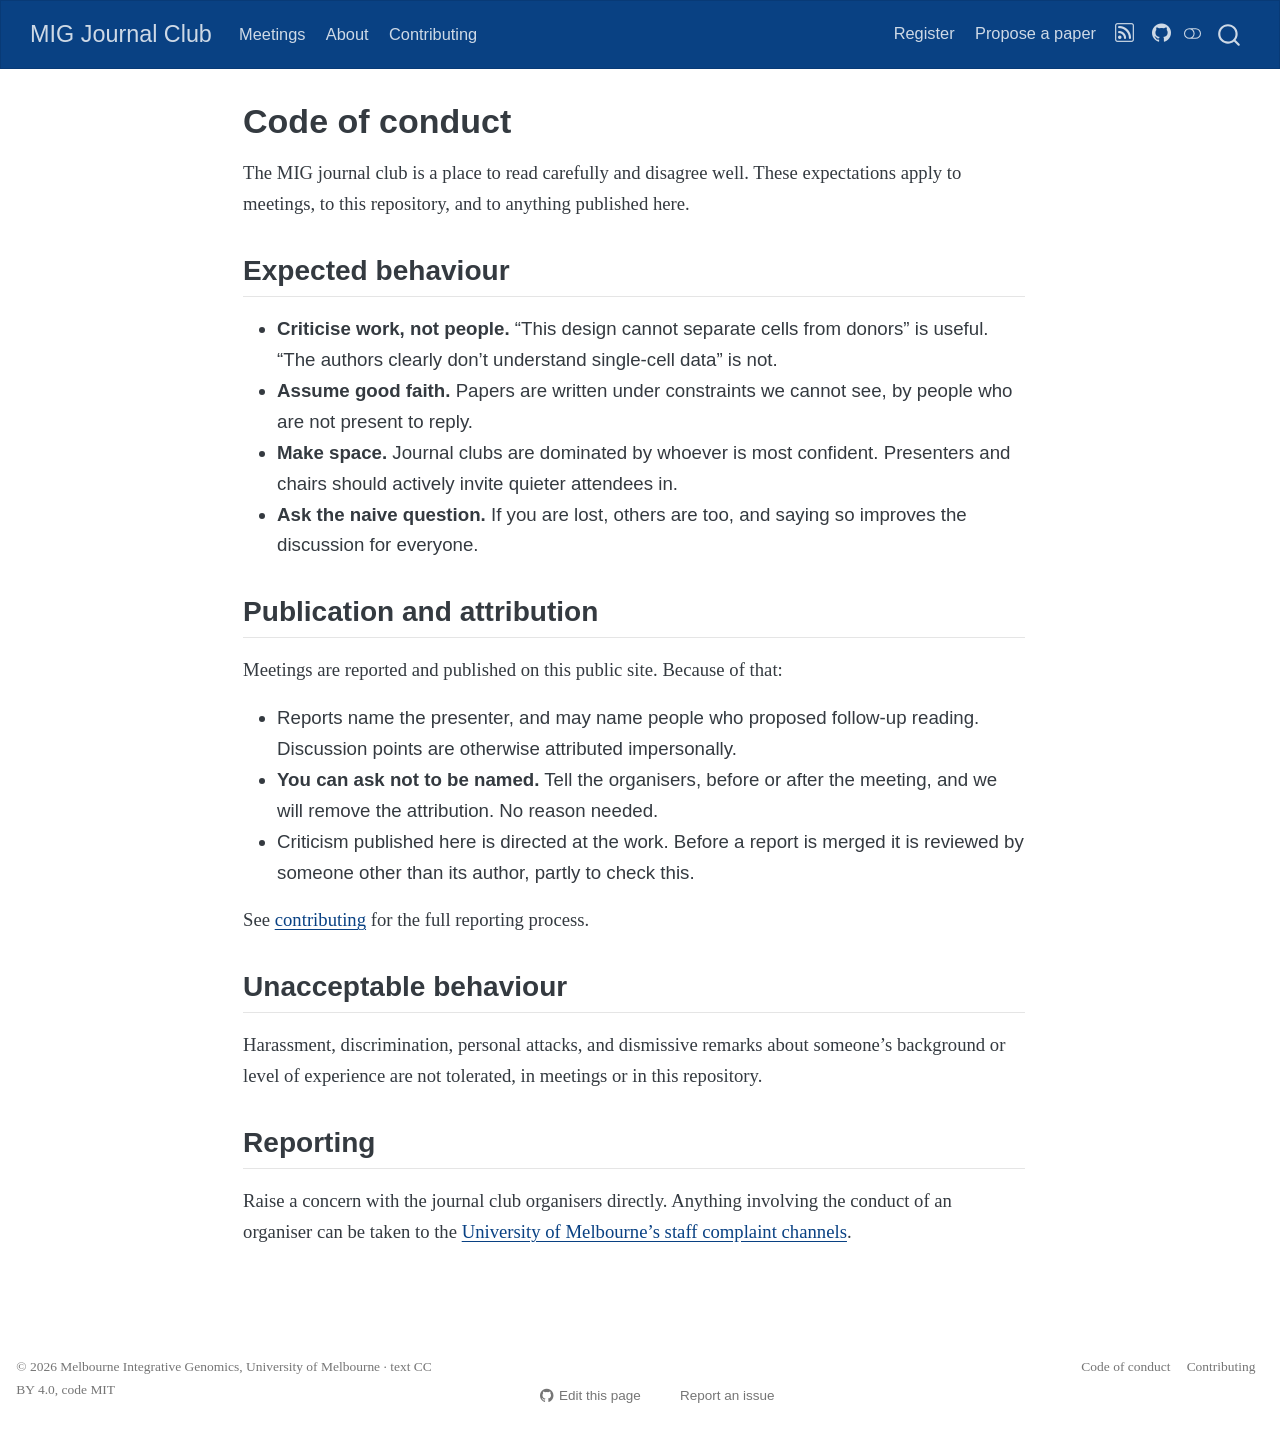
<file: CODE_OF_CONDUCT.html>
<!DOCTYPE html>
<html xmlns="http://www.w3.org/1999/xhtml" lang="en" xml:lang="en"><head>

<meta charset="utf-8">
<meta name="generator" content="quarto-1.11.9">

<meta name="viewport" content="width=device-width, initial-scale=1.0, user-scalable=yes">


<title>Code of conduct – MIG Journal Club</title>
<style>
/* Default styles provided by pandoc.
** See https://pandoc.org/MANUAL.html#variables-for-html for config info.
*/
span.smallcaps{font-variant: small-caps;}
div.columns{display: flex; gap: 1.5em;}
div.column{flex: auto;}
@media screen {
div.columns{gap: min(4vw, 1.5em);}
div.column{overflow-x: auto;}
}
div.hanging-indent{margin-left: 1.5em; text-indent: -1.5em;}
ul.task-list{list-style: none;}
ul.task-list li input[type="checkbox"] {
  width: 0.8em;
  margin: 0 0.8em 0.2em -1em; /* quarto-specific, see https://github.com/quarto-dev/quarto-cli/issues/4556 */ 
  vertical-align: middle;
}
</style>


<script src="site_libs/quarto-nav/quarto-nav.js"></script>
<script src="site_libs/quarto-nav/headroom.min.js"></script>
<script src="site_libs/clipboard/clipboard.min.js"></script>
<script src="site_libs/quarto-search/autocomplete.umd.js"></script>
<script src="site_libs/quarto-search/fuse.min.js"></script>
<script src="site_libs/quarto-search/quarto-search.js"></script>
<meta name="quarto:offset" content="./">
<script src="site_libs/quarto-html/quarto.js" type="module"></script>
<script src="site_libs/quarto-html/tabsets/tabsets.js" type="module"></script>
<script src="site_libs/quarto-html/scrollable-regions/scrollable-regions.js" type="module"></script>
<script src="site_libs/quarto-html/popper.min.js"></script>
<script src="site_libs/quarto-html/tippy.umd.min.js"></script>
<script src="site_libs/quarto-html/anchor.min.js"></script>
<link href="site_libs/quarto-html/tippy.css" rel="stylesheet">
<link href="site_libs/quarto-html/quarto-syntax-highlighting-63b5708e65d6cd79cd7618c58d0c21e7.css" rel="stylesheet" class="quarto-color-scheme" id="quarto-text-highlighting-styles">
<link href="site_libs/quarto-html/quarto-syntax-highlighting-dark-447e42e69aaa9833c0ba1b986f430b20.css" rel="stylesheet" class="quarto-color-scheme quarto-color-alternate" id="quarto-text-highlighting-styles">
<link href="site_libs/quarto-html/quarto-syntax-highlighting-63b5708e65d6cd79cd7618c58d0c21e7.css" rel="stylesheet" class="quarto-color-scheme-extra" id="quarto-text-highlighting-styles">
<script src="site_libs/bootstrap/bootstrap.min.js"></script>
<link href="site_libs/bootstrap/bootstrap-icons.css" rel="stylesheet">
<link href="site_libs/bootstrap/bootstrap-015a96c7f2738610e82d20cae0515139.min.css" rel="stylesheet" append-hash="true" class="quarto-color-scheme" id="quarto-bootstrap" data-mode="light">
<link href="site_libs/bootstrap/bootstrap-dark-551805be29d459c21f061f4f5f1791a8.min.css" rel="stylesheet" append-hash="true" class="quarto-color-scheme quarto-color-alternate" id="quarto-bootstrap" data-mode="dark">
<link href="site_libs/bootstrap/bootstrap-015a96c7f2738610e82d20cae0515139.min.css" rel="stylesheet" append-hash="true" class="quarto-color-scheme-extra" id="quarto-bootstrap" data-mode="light">
<script id="quarto-search-options" type="application/json">{
  "location": "navbar",
  "copy-button": false,
  "collapse-after": 3,
  "panel-placement": "end",
  "type": "overlay",
  "limit": 50,
  "keyboard-shortcut": [
    "f",
    "/",
    "s"
  ],
  "language": {
    "search-no-results-text": "No results",
    "search-matching-documents-text": "matching documents",
    "search-copy-link-title": "Copy link to search",
    "search-hide-matches-text": "Hide additional matches",
    "search-more-match-text": "more match in this document",
    "search-more-matches-text": "more matches in this document",
    "search-clear-button-title": "Clear",
    "search-text-placeholder": "",
    "search-detached-cancel-button-title": "Cancel",
    "search-submit-button-title": "Submit",
    "search-label": "Search"
  }
}</script>


<meta property="og:title" content="Code of conduct – MIG Journal Club">
<meta property="og:description" content="Readings and discussion from the Melbourne Integrative Genomics journal club.">
<meta property="og:site_name" content="MIG Journal Club">
<meta name="twitter:title" content="Code of conduct – MIG Journal Club">
<meta name="twitter:description" content="Readings and discussion from the Melbourne Integrative Genomics journal club.">
<meta name="twitter:card" content="summary_large_image">
</head>

<body class="nav-fixed fullcontent quarto-light"><a id="quarto-skip-link" class="visually-hidden-focusable" href="#quarto-document-content">Skip to main content</a><script id="quarto-html-before-body" type="application/javascript">
    const toggleBodyColorMode = (bsSheetEl) => {
      const mode = bsSheetEl.getAttribute("data-mode");
      const bodyEl = window.document.querySelector("body");
      if (mode === "dark") {
        bodyEl.classList.add("quarto-dark");
        bodyEl.classList.remove("quarto-light");
      } else {
        bodyEl.classList.add("quarto-light");
        bodyEl.classList.remove("quarto-dark");
      }
    }
    const toggleBodyColorPrimary = () => {
      const bsSheetEl = window.document.querySelector("link#quarto-bootstrap:not([rel=disabled-stylesheet])");
      if (bsSheetEl) {
        toggleBodyColorMode(bsSheetEl);
      }
    }
    const setColorSchemeToggle = (alternate) => {
      const toggles = window.document.querySelectorAll('.quarto-color-scheme-toggle');
      for (let i=0; i < toggles.length; i++) {
        const toggle = toggles[i];
        if (toggle) {
          toggle.setAttribute("aria-checked", alternate ? "true" : "false");
          if (alternate) {
            toggle.classList.add("alternate");
          } else {
            toggle.classList.remove("alternate");
          }
        }
      }
    };
    const toggleColorMode = (alternate) => {
      // Switch the stylesheets
      const primaryStylesheets = window.document.querySelectorAll('link.quarto-color-scheme:not(.quarto-color-alternate)');
      const alternateStylesheets = window.document.querySelectorAll('link.quarto-color-scheme.quarto-color-alternate');
      manageTransitions('#quarto-margin-sidebar .nav-link', false);
      if (alternate) {
        // note: dark is layered on light, we don't disable primary!
        enableStylesheet(alternateStylesheets);
        for (const sheetNode of alternateStylesheets) {
          if (sheetNode.id === "quarto-bootstrap") {
            toggleBodyColorMode(sheetNode);
          }
        }
      } else {
        disableStylesheet(alternateStylesheets);
        enableStylesheet(primaryStylesheets)
        toggleBodyColorPrimary();
      }
      manageTransitions('#quarto-margin-sidebar .nav-link', true);
      // Switch the toggles
      setColorSchemeToggle(alternate)
    }
    // Hack to workaround the fact that safari doesn't
    // properly recolor the scrollbar when toggling (#1455).
    // Not run on load: stylesheets are set before first paint there, and
    // scrolling would undo the scroll to a URL fragment (#14973).
    // The one pixel nudge keeps the reader where they were.
    const refreshSafariScrollbar = () => {
      if (navigator.userAgent.indexOf('Safari') > 0 && navigator.userAgent.indexOf('Chrome') == -1) {
        manageTransitions("body", false);
        const scrollY = window.scrollY;
        window.scrollTo(0, scrollY > 0 ? scrollY - 1 : 1);
        setTimeout(() => {
          window.scrollTo(0, scrollY);
          manageTransitions("body", true);
        }, 40);
      }
    }
    const disableStylesheet = (stylesheets) => {
      for (let i=0; i < stylesheets.length; i++) {
        const stylesheet = stylesheets[i];
        stylesheet.rel = 'disabled-stylesheet';
      }
    }
    const enableStylesheet = (stylesheets) => {
      for (let i=0; i < stylesheets.length; i++) {
        const stylesheet = stylesheets[i];
        if(stylesheet.rel !== 'stylesheet') { // for Chrome, which will still FOUC without this check
          stylesheet.rel = 'stylesheet';
        }
      }
    }
    const manageTransitions = (selector, allowTransitions) => {
      const els = window.document.querySelectorAll(selector);
      for (let i=0; i < els.length; i++) {
        const el = els[i];
        if (allowTransitions) {
          el.classList.remove('notransition');
        } else {
          el.classList.add('notransition');
        }
      }
    }
    const isFileUrl = () => {
      return window.location.protocol === 'file:';
    }
    const hasAlternateSentinel = () => {
      let styleSentinel = getColorSchemeSentinel();
      if (styleSentinel !== null) {
        return styleSentinel === "alternate";
      } else {
        return false;
      }
    }
    const setStyleSentinel = (alternate) => {
      const value = alternate ? "alternate" : "default";
      if (!isFileUrl()) {
        window.localStorage.setItem("quarto-color-scheme", value);
      } else {
        localAlternateSentinel = value;
      }
    }
    const getColorSchemeSentinel = () => {
      if (!isFileUrl()) {
        const storageValue = window.localStorage.getItem("quarto-color-scheme");
        return storageValue != null ? storageValue : localAlternateSentinel;
      } else {
        return localAlternateSentinel;
      }
    }
    const toggleGiscusIfUsed = (isAlternate, darkModeDefault) => {
      const baseTheme = document.querySelector('#giscus-base-theme')?.value ?? 'light';
      const alternateTheme = document.querySelector('#giscus-alt-theme')?.value ?? 'dark';
      let newTheme = '';
      if(authorPrefersDark) {
        newTheme = isAlternate ? baseTheme : alternateTheme;
      } else {
        newTheme = isAlternate ? alternateTheme : baseTheme;
      }
      const changeGiscusTheme = () => {
        // From: https://github.com/giscus/giscus/issues/336
        const sendMessage = (message) => {
          const iframe = document.querySelector('iframe.giscus-frame');
          if (!iframe) return;
          iframe.contentWindow.postMessage({ giscus: message }, 'https://giscus.app');
        }
        sendMessage({
          setConfig: {
            theme: newTheme
          }
        });
      }
      const isGiscussLoaded = window.document.querySelector('iframe.giscus-frame') !== null;
      if (isGiscussLoaded) {
        changeGiscusTheme();
      }
    };
    const authorPrefersDark = false;
    const darkModeDefault = authorPrefersDark;
      document.querySelector('link#quarto-text-highlighting-styles.quarto-color-scheme-extra').rel = 'disabled-stylesheet';
      document.querySelector('link#quarto-bootstrap.quarto-color-scheme-extra').rel = 'disabled-stylesheet';
    let localAlternateSentinel = darkModeDefault ? 'alternate' : 'default';
    // Dark / light mode switch
    window.quartoToggleColorScheme = () => {
      // Read the current dark / light value
      let toAlternate = !hasAlternateSentinel();
      toggleColorMode(toAlternate);
      refreshSafariScrollbar();
      setStyleSentinel(toAlternate);
      toggleGiscusIfUsed(toAlternate, darkModeDefault);
      window.dispatchEvent(new Event('resize'));
    };
    // Switch to dark mode if need be
    if (hasAlternateSentinel()) {
      toggleColorMode(true);
    } else {
      toggleColorMode(false);
    }
  </script>

<div id="quarto-search-results"></div>
  <header id="quarto-header" class="headroom fixed-top">
    <nav class="navbar navbar-expand-lg " data-bs-theme="dark" aria-label="Site">
      <div class="navbar-container container-fluid">
      <div class="navbar-brand-container mx-auto">
    <a class="navbar-brand" href="./index.html">
    <span class="navbar-title">MIG Journal Club</span>
    </a>
  </div>
          <button class="navbar-toggler" type="button" data-bs-toggle="collapse" data-bs-target="#navbarCollapse" aria-controls="navbarCollapse" aria-expanded="false" aria-label="Toggle navigation" onclick="if (window.quartoToggleHeadroom) { window.quartoToggleHeadroom(); }">
  <span class="navbar-toggler-icon"></span>
</button>
          <div class="collapse navbar-collapse" id="navbarCollapse">
            <ul class="navbar-nav navbar-nav-scroll me-auto">
  <li class="nav-item">
    <a class="nav-link" href="./index.html"> 
<span class="menu-text">Meetings</span></a>
  </li>  
  <li class="nav-item">
    <a class="nav-link" href="./about.html"> 
<span class="menu-text">About</span></a>
  </li>  
  <li class="nav-item">
    <a class="nav-link" href="./CONTRIBUTING.html"> 
<span class="menu-text">Contributing</span></a>
  </li>  
</ul>
            <ul class="navbar-nav navbar-nav-scroll ms-auto">
  <li class="nav-item">
    <a class="nav-link" href="https://docs.google.com/forms/d/e/1FAIpQLSfgcOM5Xg5BceSKjY6UgjAWhQK9EpcHZ-zQdFhQhyOEFXXn1w/viewform"> 
<span class="menu-text">Register</span></a>
  </li>  
  <li class="nav-item">
    <a class="nav-link" href="https://github.com/melbintgen/mig-journal-club/issues/new?template=propose-paper.yml"> 
<span class="menu-text">Propose a paper</span></a>
  </li>  
  <li class="nav-item compact">
    <a class="nav-link" href="./index.xml"> <i class="bi bi-rss" role="img">
</i> 
<span class="menu-text"></span></a>
  </li>  
  <li class="nav-item compact">
    <a class="nav-link" href="https://github.com/melbintgen/mig-journal-club"> <i class="bi bi-github" role="img">
</i> 
<span class="menu-text"></span></a>
  </li>  
</ul>
          </div> <!-- /navcollapse -->
            <div class="quarto-navbar-tools">
  <button type="button" role="switch" aria-checked="false" class="quarto-color-scheme-toggle quarto-navigation-tool  px-1" onclick="window.quartoToggleColorScheme(); return false;" title="Toggle dark mode" aria-label="Toggle dark mode"><i class="bi"></i></button>
</div>
            <div id="quarto-search" class="" title="Search"></div>
      </div> <!-- /container-fluid -->
    </nav>
</header>
<!-- content -->
<div id="quarto-content" class="quarto-container page-columns page-rows-contents page-layout-article page-navbar">
<!-- sidebar -->
<!-- margin-sidebar -->
    
<!-- main -->
<main class="content" id="quarto-document-content" tabindex="-1">


<header id="title-block-header" class="quarto-title-block default">
<div class="quarto-title">
<h1 class="title">Code of conduct</h1>
</div>



<div class="quarto-title-meta">

    
  
    
  </div>
  


</header>


<p>The MIG journal club is a place to read carefully and disagree well. These expectations apply to meetings, to this repository, and to anything published here.</p>
<section id="expected-behaviour" class="level2">
<h2 class="anchored" data-anchor-id="expected-behaviour">Expected behaviour</h2>
<ul>
<li><strong>Criticise work, not people.</strong> “This design cannot separate cells from donors” is useful. “The authors clearly don’t understand single-cell data” is not.</li>
<li><strong>Assume good faith.</strong> Papers are written under constraints we cannot see, by people who are not present to reply.</li>
<li><strong>Make space.</strong> Journal clubs are dominated by whoever is most confident. Presenters and chairs should actively invite quieter attendees in.</li>
<li><strong>Ask the naive question.</strong> If you are lost, others are too, and saying so improves the discussion for everyone.</li>
</ul>
</section>
<section id="publication-and-attribution" class="level2">
<h2 class="anchored" data-anchor-id="publication-and-attribution">Publication and attribution</h2>
<p>Meetings are reported and published on this public site. Because of that:</p>
<ul>
<li>Reports name the presenter, and may name people who proposed follow-up reading. Discussion points are otherwise attributed impersonally.</li>
<li><strong>You can ask not to be named.</strong> Tell the organisers, before or after the meeting, and we will remove the attribution. No reason needed.</li>
<li>Criticism published here is directed at the work. Before a report is merged it is reviewed by someone other than its author, partly to check this.</li>
</ul>
<p>See <a href="./CONTRIBUTING.html">contributing</a> for the full reporting process.</p>
</section>
<section id="unacceptable-behaviour" class="level2">
<h2 class="anchored" data-anchor-id="unacceptable-behaviour">Unacceptable behaviour</h2>
<p>Harassment, discrimination, personal attacks, and dismissive remarks about someone’s background or level of experience are not tolerated, in meetings or in this repository.</p>
</section>
<section id="reporting" class="level2">
<h2 class="anchored" data-anchor-id="reporting">Reporting</h2>
<p>Raise a concern with the journal club organisers directly. Anything involving the conduct of an organiser can be taken to the <a href="https://about.unimelb.edu.au/strategy/governance/compliance-obligations/preventing-and-responding-to-discrimination-sexual-harassment-bullying-and-victimisation">University of Melbourne’s staff complaint channels</a>.</p>


</section>

</main> <!-- /main -->
<script id="quarto-html-after-body" type="application/javascript">
  window.document.addEventListener("DOMContentLoaded", function (event) {
    // Ensure there is a toggle, if there isn't float one in the top right
    if (window.document.querySelector('.quarto-color-scheme-toggle') === null) {
      const toggle = window.document.createElement('button');
      toggle.type = "button";
      toggle.setAttribute("role", "switch");
      toggle.setAttribute("aria-checked", "false");
      toggle.classList.add('top-right');
      toggle.classList.add('quarto-color-scheme-toggle');
      toggle.setAttribute("aria-label", "Toggle dark mode");
      toggle.onclick = function() { try { window.quartoToggleColorScheme(); } catch {} return false; };
      const i = window.document.createElement("i");
      i.classList.add('bi');
      toggle.appendChild(i);
      // Put the toggle in a landmark of its own, so that landmark navigation
      // can reach it.
      //
      // The container is always a fresh direct child of body, and the toggle is
      // never moved into page furniture that the theme or the author controls.
      // The toggle is positioned against the page, so any ancestor that
      // establishes a containing block captures it: a positioned element or a
      // grid for position: absolute, and transform, filter, will-change or
      // contain for position: fixed. A direct child of body has none of these
      // to inherit, and the shift when one appears is silent and visual.
      //
      // ARIA says a document should have at most one banner, and axe reports a
      // duplicate whether or not the banners carry distinct labels. So use a
      // header when the page has no banner yet, and a named region otherwise.
      //
      // A header is a banner wherever it sits, unless it is inside sectioning
      // content, so this cannot just look at the children of body: a custom
      // page layout wraps the title block header in a plain div. An explicit
      // role="banner" always counts.
      const sectioning = 'article, aside, main, nav, section, [role="article"], [role="complementary"], [role="main"], [role="navigation"], [role="region"]';
      const hasBanner = Array.from(
        window.document.querySelectorAll('header:not([role]), [role="banner"]')
      ).some(function(el) {
        return el.hasAttribute("role") || el.closest(sectioning) === null;
      });
      const container = window.document.createElement(hasBanner ? "div" : "header");
      if (hasBanner) {
        container.setAttribute("role", "region");
        container.setAttribute("aria-label", "Toggle dark mode");
      }
      container.classList.add('quarto-color-scheme-toggle-container');
      container.appendChild(toggle);
      window.document.body.appendChild(container);
    }
    setColorSchemeToggle(hasAlternateSentinel())
    const icon = "";
    const anchorJS = new window.AnchorJS();
    anchorJS.options = {
      placement: 'right',
      icon: icon
    };
    anchorJS.add('.anchored');
    const isCodeAnnotation = (el) => {
      for (const clz of el.classList) {
        if (clz.startsWith('code-annotation-')) {                     
          return true;
        }
      }
      return false;
    }
    const onCopySuccess = function(e) {
      // button target
      const button = e.trigger;
      // don't keep focus
      button.blur();
      // flash "checked"
      button.classList.add('code-copy-button-checked');
      var currentTitle = button.getAttribute("title");
      button.setAttribute("title", "Copied!");
      let tooltip;
      if (window.bootstrap) {
        button.setAttribute("data-bs-toggle", "tooltip");
        button.setAttribute("data-bs-placement", "left");
        button.setAttribute("data-bs-title", "Copied!");
        tooltip = new bootstrap.Tooltip(button, 
          { trigger: "manual", 
            customClass: "code-copy-button-tooltip",
            offset: [0, -8]});
        tooltip.show();    
      }
      setTimeout(function() {
        if (tooltip) {
          tooltip.hide();
          button.removeAttribute("data-bs-title");
          button.removeAttribute("data-bs-toggle");
          button.removeAttribute("data-bs-placement");
        }
        button.setAttribute("title", currentTitle);
        button.classList.remove('code-copy-button-checked');
      }, 1000);
      // clear code selection
      e.clearSelection();
    }
    const getTextToCopy = function(trigger) {
      const outerScaffold = trigger.parentElement.cloneNode(true);
      const codeEl = outerScaffold.querySelector('code');
      for (const childEl of codeEl.children) {
        if (isCodeAnnotation(childEl)) {
          childEl.remove();
        }
      }
      return codeEl.innerText;
    }
    const clipboard = new window.ClipboardJS('.code-copy-button:not([data-in-quarto-modal])', {
      text: getTextToCopy
    });
    clipboard.on('success', onCopySuccess);
    if (window.document.getElementById('quarto-embedded-source-code-modal')) {
      const clipboardModal = new window.ClipboardJS('.code-copy-button[data-in-quarto-modal]', {
        text: getTextToCopy,
        container: window.document.getElementById('quarto-embedded-source-code-modal')
      });
      clipboardModal.on('success', onCopySuccess);
    }
      var localhostRegex = new RegExp(/^(?:http|https):\/\/localhost\:?[0-9]*\//);
      var mailtoRegex = new RegExp(/^mailto:/);
        var filterRegex = new RegExp("https:\/\/melbintgen\.github\.io\/mig-journal-club\/");
      const newWindowLabel = "(opens in a new tab)";
      const newWindowNoteId = "quarto-ext-newwindow-label";
      // Links reference one hidden label through aria-describedby, so the
      // announcement never changes their accessible name.
      var describeNewWindow = (link) => {
        if (!window.document.getElementById(newWindowNoteId)) {
          var newWindowNote = window.document.createElement("span");
          newWindowNote.id = newWindowNoteId;
          newWindowNote.hidden = true;
          newWindowNote.textContent = newWindowLabel;
          window.document.body.appendChild(newWindowNote);
        }
        var describedBy = (link.getAttribute("aria-describedby") || "").split(/\s+/).filter(Boolean);
        if (!describedBy.includes(newWindowNoteId)) {
          describedBy.push(newWindowNoteId);
          link.setAttribute("aria-describedby", describedBy.join(" "));
        }
      }
      var isInternal = (href) => {
          return filterRegex.test(href) || localhostRegex.test(href) || mailtoRegex.test(href);
      }
      // Inspect non-navigation links and adorn them if external
      window.quartoDecorateExternalLinks = function (root) {
     var links = (root || window.document).querySelectorAll('a[href]:not(.nav-link):not(.navbar-brand):not(.toc-action):not(.sidebar-link):not(.sidebar-item-toggle):not(.pagination-link):not(.no-external):not([aria-hidden]):not(.dropdown-item):not(.quarto-navigation-tool):not(.about-link)');
      for (var i=0; i<links.length; i++) {
        const link = links[i];
        if (!isInternal(link.href)) {
          // undo the damage that might have been done by quarto-nav.js in the case of
          // links that we want to consider external
          if (link.dataset.originalHref !== undefined) {
            link.href = link.dataset.originalHref;
          }
            // target, if specified
            link.setAttribute("target", "_blank");
            if (link.getAttribute("rel") === null) {
              link.setAttribute("rel", "noopener");
            }
            describeNewWindow(link);
          if (!link.classList.contains('no-external-icon')) {
          }
        }
      }
      };
      window.quartoDecorateExternalLinks(window.document);
    // Esc closes the popup (WCAG 1.4.13) and focus leaving both trigger and
    // popup closes it (WCAG 2.4.11); tippy handles neither for interactive popups.
    const hideOnEscAndFocusOut = {
      name: 'hideOnEscAndFocusOut',
      defaultValue: true,
      fn(instance) {
        const dismiss = () => {
          // A show scheduled by the trigger delay would otherwise reopen it
          instance.clearDelayTimeouts();
          instance.hide();
        };
        const onKeyDown = (event) => {
          if (event.key !== 'Escape') {
            return;
          }
          // Keep Esc from also reaching page handlers (e.g. reveal.js overview),
          // except an open reveal.js slide menu, which Esc should close too.
          // The menu handles keys only when its keyboard option is on.
          const menuHandlesEsc = window.Reveal?.getPlugin?.('menu')?.isOpen() &&
            window.Reveal.getConfig().menu?.keyboard !== false;
          if (!menuHandlesEsc) {
            event.stopPropagation();
          }
          if (instance.popper.contains(window.document.activeElement)) {
            // Disabled while refocusing so the focus trigger does not reopen it
            instance.disable();
            instance.reference.focus();
            instance.enable();
          }
          dismiss();
        };
        const onFocusOut = (event) => {
          const target = event.relatedTarget;
          if (target && !instance.reference.contains(target) &&
              !instance.popper.contains(target)) {
            dismiss();
          }
        };
        // On the trigger too: a click trigger (code-annotations: select) has no
        // blur handling. Attached for the instance's lifetime so leaving the
        // trigger also cancels a show still pending on the trigger delay.
        instance.reference.addEventListener('focusout', onFocusOut);
        return {
          onShow() {
            window.document.addEventListener('keydown', onKeyDown, true);
            instance.popper.addEventListener('focusout', onFocusOut);
          },
          onHide() {
            window.document.removeEventListener('keydown', onKeyDown, true);
            instance.popper.removeEventListener('focusout', onFocusOut);
          },
          onDestroy() {
            instance.reference.removeEventListener('focusout', onFocusOut);
          },
        };
      },
    };
    function tippyHover(el, contentFn, onTriggerFn, onUntriggerFn) {
      const config = {
        allowHTML: true,
        maxWidth: 500,
        delay: 100,
        arrow: false,
        appendTo: function(el) {
            return el.parentElement;
        },
        interactive: true,
        interactiveBorder: 10,
        theme: 'quarto',
        placement: 'bottom-start',
        plugins: [hideOnEscAndFocusOut],
      };
      if (contentFn) {
        config.content = contentFn;
      }
      if (onTriggerFn) {
        config.onTrigger = onTriggerFn;
      }
      if (onUntriggerFn) {
        config.onUntrigger = onUntriggerFn;
      }
      window.tippy(el, config); 
    }
    const noterefs = window.document.querySelectorAll('a[role="doc-noteref"]');
    for (var i=0; i<noterefs.length; i++) {
      const ref = noterefs[i];
      tippyHover(ref, function() {
        // use id or data attribute instead here
        let href = ref.getAttribute('data-footnote-href') || ref.getAttribute('href');
        try { href = new URL(href).hash; } catch {}
        const id = href.replace(/^#\/?/, "");
        const note = window.document.getElementById(id);
        if (note) {
          return note.innerHTML;
        } else {
          return "";
        }
      });
    }
    const xrefs = window.document.querySelectorAll('a.quarto-xref');
    const processXRef = (id, note) => {
      // Strip column container classes
      const stripColumnClz = (el) => {
        el.classList.remove("page-full", "page-columns");
        if (el.children) {
          for (const child of el.children) {
            stripColumnClz(child);
          }
        }
      }
      stripColumnClz(note)
      if (id === null || id.startsWith('sec-')) {
        // Special case sections, only their first couple elements
        const container = document.createElement("div");
        if (note.children && note.children.length > 2) {
          container.appendChild(note.children[0].cloneNode(true));
          for (let i = 1; i < note.children.length; i++) {
            const child = note.children[i];
            if (child.tagName === "P" && child.innerText === "") {
              continue;
            } else {
              container.appendChild(child.cloneNode(true));
              break;
            }
          }
          if (window.Quarto?.typesetMath) {
            window.Quarto.typesetMath(container);
          }
          return container.innerHTML
        } else {
          if (window.Quarto?.typesetMath) {
            window.Quarto.typesetMath(note);
          }
          return note.innerHTML;
        }
      } else {
        // Remove any anchor links if they are present
        const anchorLink = note.querySelector('a.anchorjs-link');
        if (anchorLink) {
          anchorLink.remove();
        }
        if (window.Quarto?.typesetMath) {
          window.Quarto.typesetMath(note);
        }
        if (note.classList.contains("callout")) {
          return note.outerHTML;
        } else {
          return note.innerHTML;
        }
      }
    }
    for (var i=0; i<xrefs.length; i++) {
      const xref = xrefs[i];
      tippyHover(xref, undefined, function(instance) {
        instance.disable();
        let url = xref.getAttribute('href');
        let hash = undefined; 
        if (url.startsWith('#')) {
          hash = url;
        } else {
          try { hash = new URL(url).hash; } catch {}
        }
        if (hash) {
          const id = hash.replace(/^#\/?/, "");
          const note = window.document.getElementById(id);
          if (note !== null) {
            try {
              const html = processXRef(id, note.cloneNode(true));
              instance.setContent(html);
            } finally {
              instance.enable();
              instance.show();
            }
          } else {
            // See if we can fetch this
            fetch(url.split('#')[0])
            .then(res => res.text())
            .then(html => {
              const parser = new DOMParser();
              const htmlDoc = parser.parseFromString(html, "text/html");
              const note = htmlDoc.getElementById(id);
              if (note !== null) {
                const html = processXRef(id, note);
                instance.setContent(html);
              } 
            }).finally(() => {
              instance.enable();
              instance.show();
            });
          }
        } else {
          // See if we can fetch a full url (with no hash to target)
          // This is a special case and we should probably do some content thinning / targeting
          fetch(url)
          .then(res => res.text())
          .then(html => {
            const parser = new DOMParser();
            const htmlDoc = parser.parseFromString(html, "text/html");
            const note = htmlDoc.querySelector('main.content');
            if (note !== null) {
              // This should only happen for chapter cross references
              // (since there is no id in the URL)
              // remove the first header
              if (note.children.length > 0 && note.children[0].tagName === "HEADER") {
                note.children[0].remove();
              }
              const html = processXRef(null, note);
              instance.setContent(html);
            } 
          }).finally(() => {
            instance.enable();
            instance.show();
          });
        }
      }, function(instance) {
      });
    }
        let selectedAnnoteEl;
        const selectorForAnnotation = ( cell, annotation) => {
          let cellAttr = 'data-code-cell="' + cell + '"';
          let lineAttr = 'data-code-annotation="' +  annotation + '"';
          const selector = 'span[' + cellAttr + '][' + lineAttr + ']';
          return selector;
        }
        const selectCodeLines = (annoteEl) => {
          const doc = window.document;
          const targetCell = annoteEl.getAttribute("data-target-cell");
          const targetAnnotation = annoteEl.getAttribute("data-target-annotation");
          const annoteSpan = window.document.querySelector(selectorForAnnotation(targetCell, targetAnnotation));
          const lines = annoteSpan.getAttribute("data-code-lines").split(",");
          const lineIds = lines.map((line) => {
            return targetCell + "-" + line;
          })
          // Each band is positioned against its own containing block, which is
          // not the offsetParent of the lines, so place it from client rects.
          const placeBand = (band, firstEl, lastEl, codeBlock) => {
            const container = band.offsetParent;
            if (container === null) {
              return;
            }
            const containerRect = container.getBoundingClientRect();
            // Reveal.js scales slides with a transform, so convert client
            // pixels back to the CSS pixels of the container.
            const scale = containerRect.height / container.offsetHeight || 1;
            const firstRect = firstEl.getBoundingClientRect();
            const lastRect = lastEl.getBoundingClientRect();
            const top = (firstRect.top - containerRect.top) / scale - container.clientTop + container.scrollTop;
            const height = (lastRect.bottom - firstRect.top) / scale;
            band.style.top = top - 2 + "px";
            band.style.height = height + 4 + "px";
            if (codeBlock) {
              // Without the copy button wrapper, the containing block is wider
              // than the code block, so span the code block explicitly.
              const blockRect = codeBlock.getBoundingClientRect();
              band.style.left = (blockRect.left - containerRect.left) / scale - container.clientLeft + container.scrollLeft + "px";
              band.style.width = blockRect.width / scale + "px";
            }
          };
          if (lineIds.length > 0) {
            const el = window.document.getElementById(lineIds[0]);
            const lastEl = window.document.getElementById(lineIds[lineIds.length - 1]);
            const parent = el.parentElement.parentElement;
            // cook up a div (if necessary) and position it
            let div = window.document.getElementById("code-annotation-line-highlight");
            if (div === null) {
              div = window.document.createElement("div");
              div.setAttribute("id", "code-annotation-line-highlight");
              div.style.position = 'absolute';
              parent.appendChild(div);
            }
            placeBand(div, el, lastEl, parent.closest("div.sourceCode") || parent);
            let gutterDiv = window.document.getElementById("code-annotation-line-highlight-gutter");
            if (gutterDiv === null) {
              gutterDiv = window.document.createElement("div");
              gutterDiv.setAttribute("id", "code-annotation-line-highlight-gutter");
              gutterDiv.style.position = 'absolute';
              const codeCell = window.document.getElementById(targetCell);
              const gutter = codeCell.querySelector('.code-annotation-gutter');
              gutter.appendChild(gutterDiv);
            }
            placeBand(gutterDiv, el, lastEl);
            selectedAnnoteEl = annoteEl;
          }
        };
        const unselectCodeLines = () => {
          const elementsIds = ["code-annotation-line-highlight", "code-annotation-line-highlight-gutter"];
          elementsIds.forEach((elId) => {
            const div = window.document.getElementById(elId);
            if (div) {
              div.remove();
            }
          });
          selectedAnnoteEl = undefined;
        };
          // Handle positioning of the toggle
      window.addEventListener(
        "resize",
        throttle(() => {
          elRect = undefined;
          if (selectedAnnoteEl) {
            selectCodeLines(selectedAnnoteEl);
          }
        }, 10)
      );
      function throttle(fn, ms) {
      let throttle = false;
      let timer;
        return (...args) => {
          if(!throttle) { // first call gets through
              fn.apply(this, args);
              throttle = true;
          } else { // all the others get throttled
              if(timer) clearTimeout(timer); // cancel #2
              timer = setTimeout(() => {
                fn.apply(this, args);
                timer = throttle = false;
              }, ms);
          }
        };
      }
        // Attach click handler to the DT
        const annoteDls = window.document.querySelectorAll('dt[data-target-cell]');
        for (const annoteDlNode of annoteDls) {
          annoteDlNode.addEventListener('click', (event) => {
            const clickedEl = event.target;
            if (clickedEl !== selectedAnnoteEl) {
              unselectCodeLines();
              const activeEl = window.document.querySelector('dt[data-target-cell].code-annotation-active');
              if (activeEl) {
                activeEl.classList.remove('code-annotation-active');
              }
              selectCodeLines(clickedEl);
              clickedEl.classList.add('code-annotation-active');
            } else {
              // Unselect the line
              unselectCodeLines();
              clickedEl.classList.remove('code-annotation-active');
            }
          });
        }
    const findCites = (el) => {
      const parentEl = el.parentElement;
      if (parentEl) {
        const cites = parentEl.dataset.cites;
        if (cites) {
          return {
            el,
            cites: cites.split(' ')
          };
        } else {
          return findCites(el.parentElement)
        }
      } else {
        return undefined;
      }
    };
    var bibliorefs = window.document.querySelectorAll('a[role="doc-biblioref"]');
    for (var i=0; i<bibliorefs.length; i++) {
      const ref = bibliorefs[i];
      const citeInfo = findCites(ref);
      if (citeInfo) {
        tippyHover(citeInfo.el, function() {
          var popup = window.document.createElement('div');
          citeInfo.cites.forEach(function(cite) {
            var citeDiv = window.document.createElement('div');
            citeDiv.classList.add('hanging-indent');
            citeDiv.classList.add('csl-entry');
            var biblioDiv = window.document.getElementById('ref-' + cite);
            if (biblioDiv) {
              citeDiv.innerHTML = biblioDiv.innerHTML;
            }
            popup.appendChild(citeDiv);
          });
          return popup.innerHTML;
        });
      }
    }
  });
  </script>
  <script type="application/javascript">
  window.quartoScrollableRegionsLabels = {"code":"Scrollable code","output":"Scrollable output"};
  </script>
</div> <!-- /content -->
<footer class="footer">
  <div class="nav-footer">
    <div class="nav-footer-left">
<p>© 2026 Melbourne Integrative Genomics, University of Melbourne · text CC BY 4.0, code MIT</p>
</div>   
    <div class="nav-footer-center">
      &nbsp;
    <div class="toc-actions"><ul><li><a href="https://github.com/melbintgen/mig-journal-club/edit/main/CODE_OF_CONDUCT.md" class="toc-action"><i class="bi bi-github"></i>Edit this page</a></li><li><a href="https://github.com/melbintgen/mig-journal-club/issues/new" class="toc-action"><i class="bi empty"></i>Report an issue</a></li></ul></div></div>
    <div class="nav-footer-right">
      <ul class="footer-items list-unstyled">
    <li class="nav-item">
    <a class="nav-link active" href="./CODE_OF_CONDUCT.html" aria-current="page">
<p>Code of conduct</p>
</a>
  </li>  
    <li class="nav-item">
    <a class="nav-link" href="./CONTRIBUTING.html">
<p>Contributing</p>
</a>
  </li>  
</ul>
    </div>
  </div>
</footer>




</body></html>
</file>
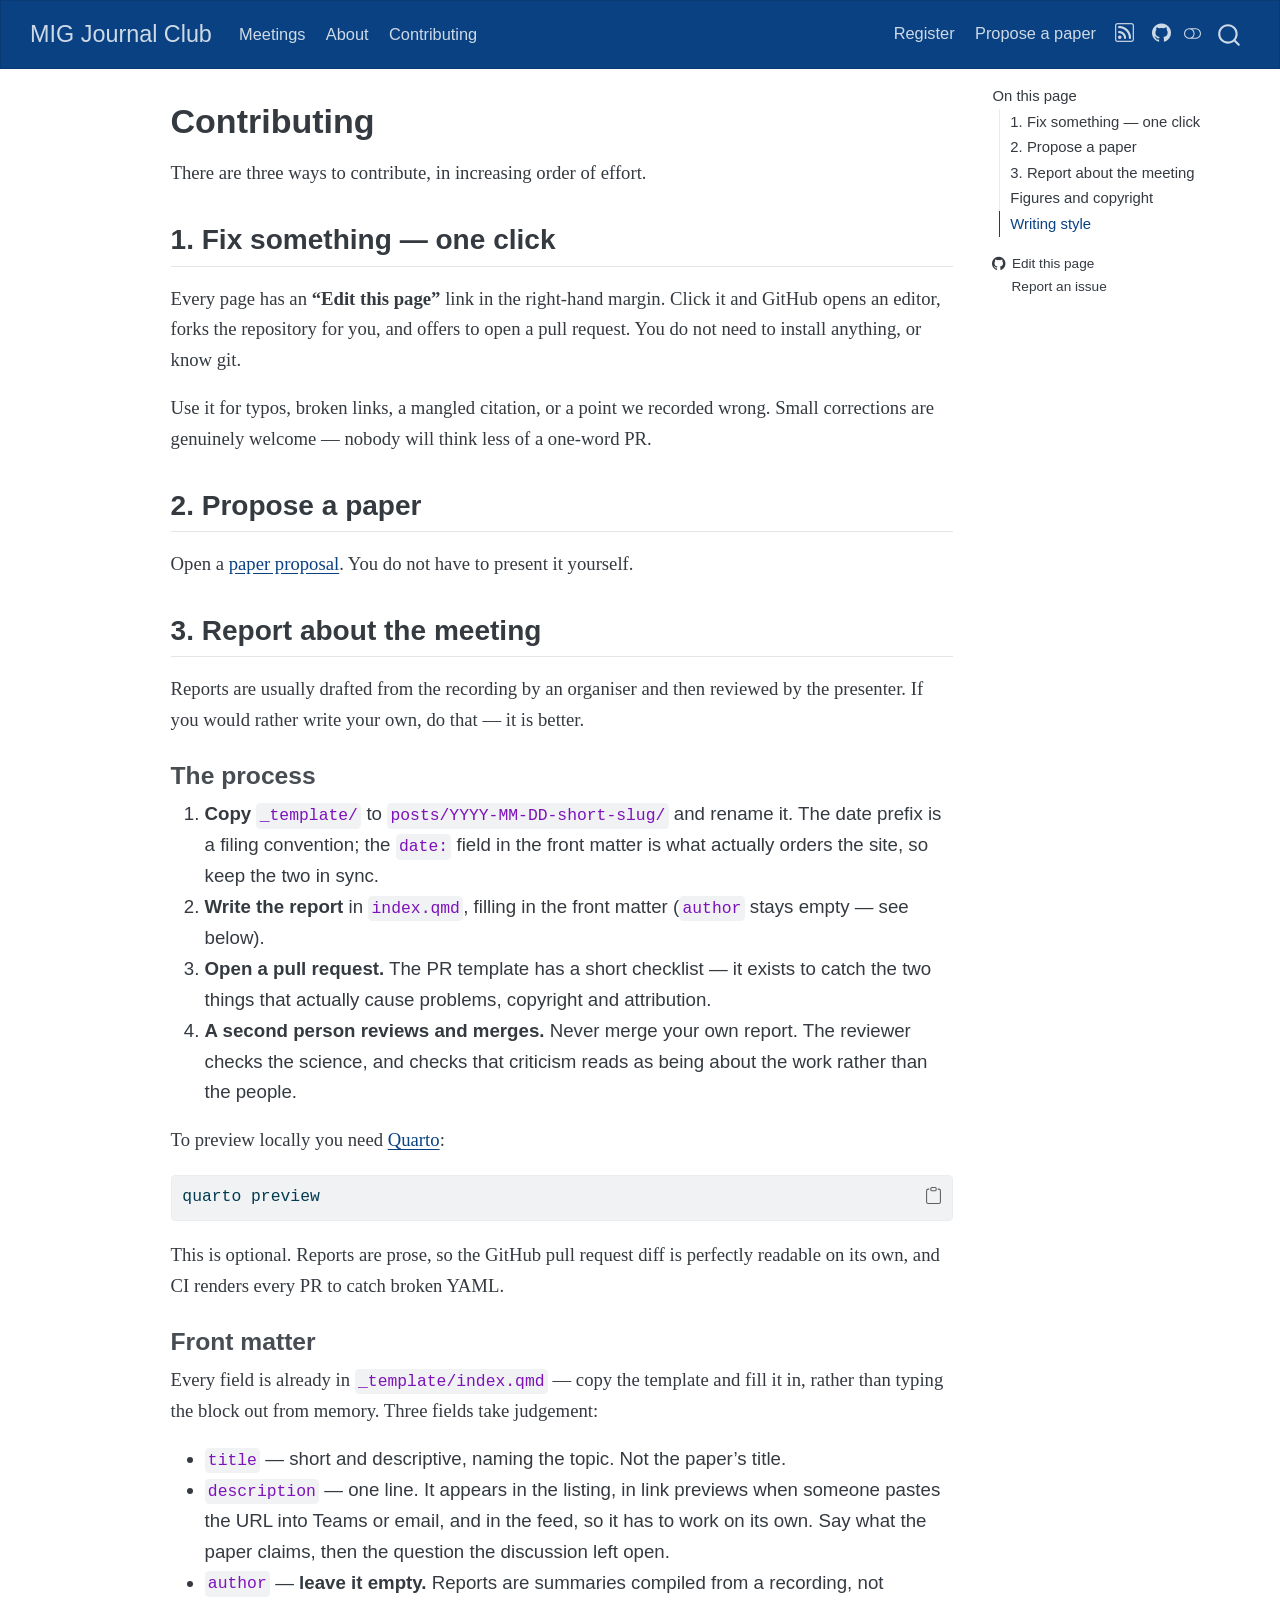
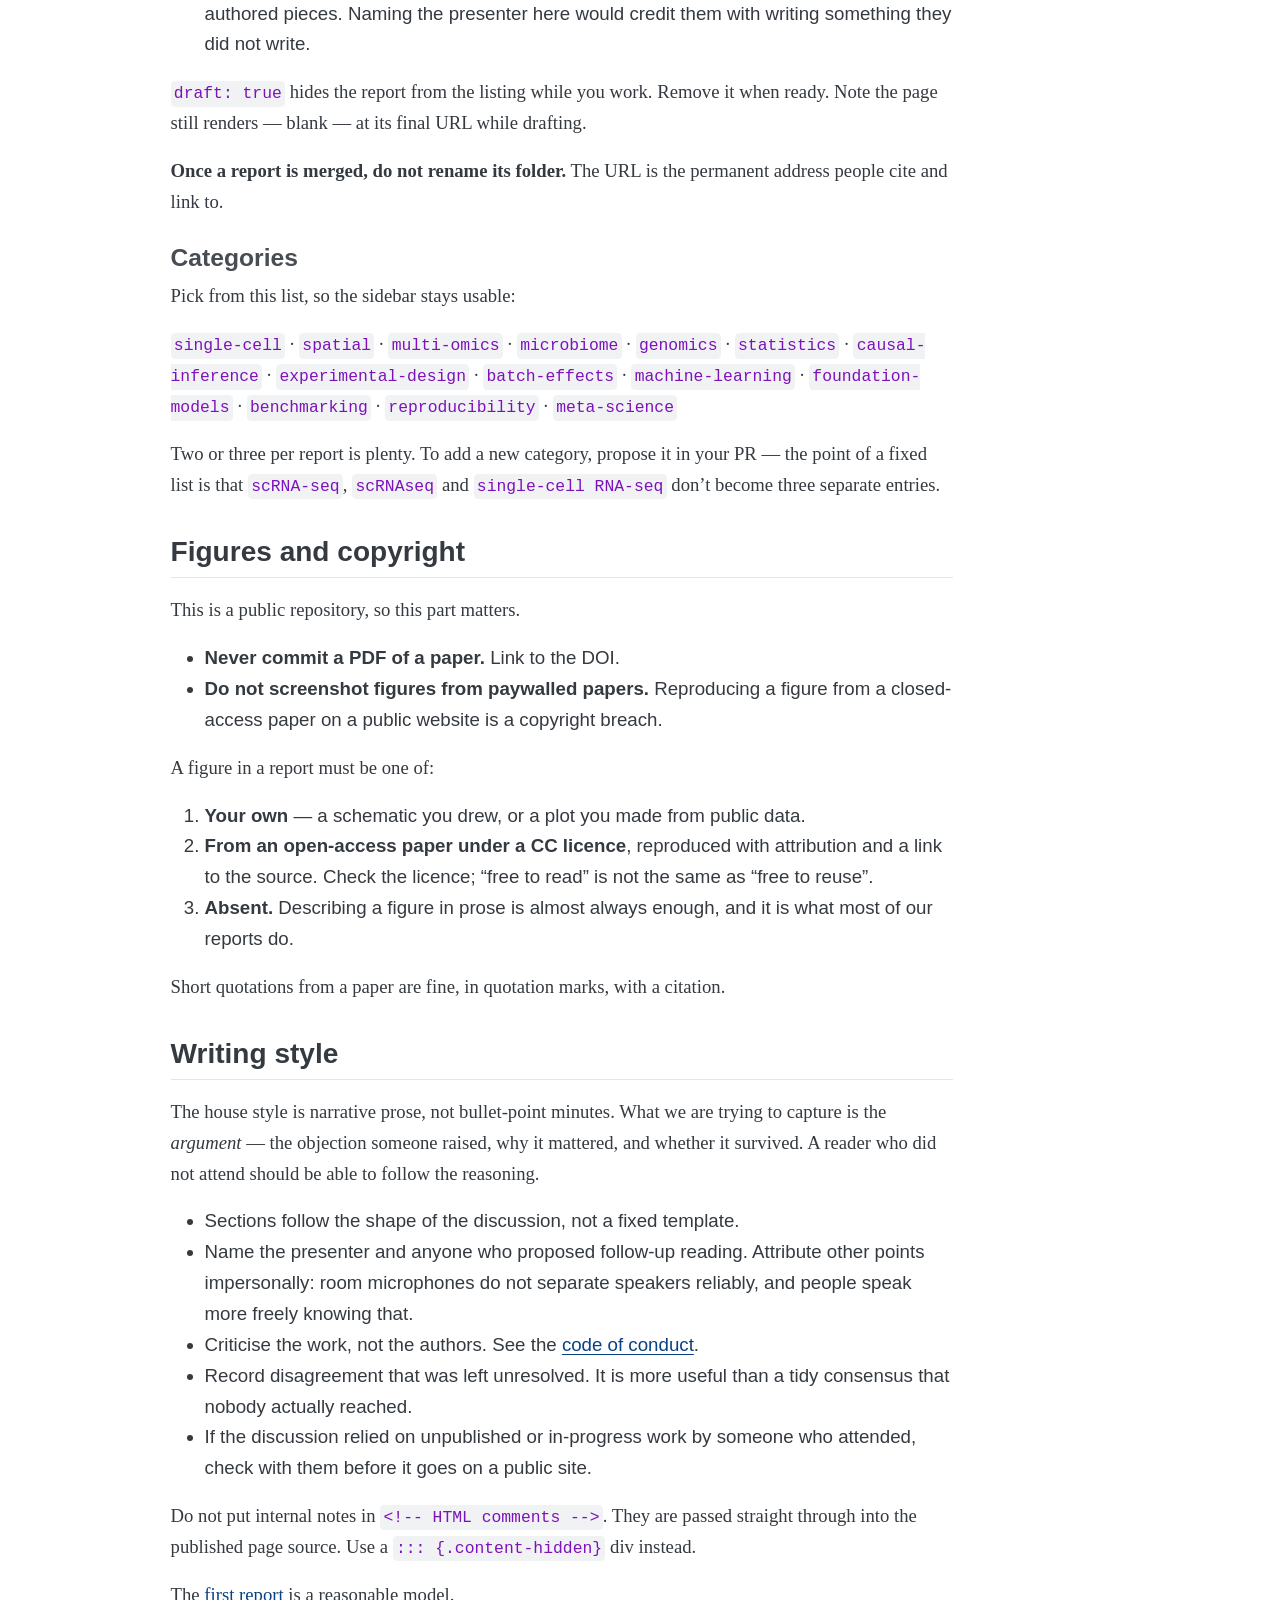
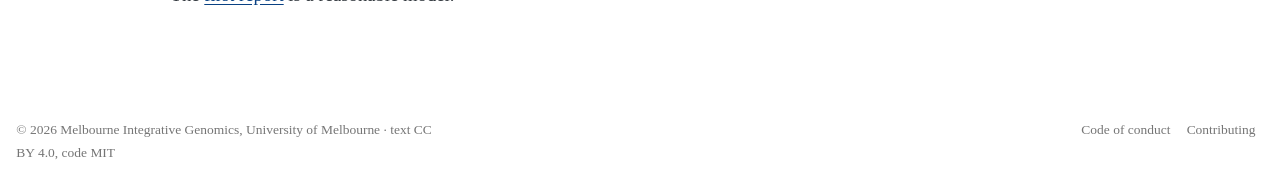
<file: CONTRIBUTING.html>
<!DOCTYPE html>
<html xmlns="http://www.w3.org/1999/xhtml" lang="en" xml:lang="en"><head>

<meta charset="utf-8">
<meta name="generator" content="quarto-1.11.9">

<meta name="viewport" content="width=device-width, initial-scale=1.0, user-scalable=yes">


<title>Contributing – MIG Journal Club</title>
<style>
/* Default styles provided by pandoc.
** See https://pandoc.org/MANUAL.html#variables-for-html for config info.
*/
span.smallcaps{font-variant: small-caps;}
div.columns{display: flex; gap: 1.5em;}
div.column{flex: auto;}
@media screen {
div.columns{gap: min(4vw, 1.5em);}
div.column{overflow-x: auto;}
}
div.hanging-indent{margin-left: 1.5em; text-indent: -1.5em;}
ul.task-list{list-style: none;}
ul.task-list li input[type="checkbox"] {
  width: 0.8em;
  margin: 0 0.8em 0.2em -1em; /* quarto-specific, see https://github.com/quarto-dev/quarto-cli/issues/4556 */ 
  vertical-align: middle;
}
/* CSS for syntax highlighting */
html { -webkit-text-size-adjust: 100%; }
pre > code.sourceCode { white-space: pre; position: relative; }
pre > code.sourceCode > span { display: inline-block; line-height: 1.25; }
pre > code.sourceCode > span:empty { height: 1.2em; }
.sourceCode { overflow: visible; }
code.sourceCode > span { color: inherit; text-decoration: inherit; }
div.sourceCode { margin: 1em 0; }
pre.sourceCode { margin: 0; }
@media screen {
div.sourceCode { overflow: auto; }
}
@media print {
pre > code.sourceCode { white-space: pre-wrap; }
pre > code.sourceCode > span { text-indent: -5em; padding-left: 5em; }
}
pre.numberSource code
  { counter-reset: source-line 0; }
pre.numberSource code > span
  { position: relative; left: -4em; counter-increment: source-line; }
pre.numberSource code > span > a:first-child::before
  { content: counter(source-line);
    position: relative; left: -1em; text-align: right; vertical-align: baseline;
    border: none; display: inline-block;
    -webkit-touch-callout: none; -webkit-user-select: none;
    -khtml-user-select: none; -moz-user-select: none;
    -ms-user-select: none; user-select: none;
    padding: 0 4px; width: 4em;
  }
pre.numberSource { margin-left: 3em;  padding-left: 4px; }
div.sourceCode
  {   }
@media screen {
pre > code.sourceCode > span > a:first-child::before { text-decoration: underline; }
}
</style>


<script src="site_libs/quarto-nav/quarto-nav.js"></script>
<script src="site_libs/quarto-nav/headroom.min.js"></script>
<script src="site_libs/clipboard/clipboard.min.js"></script>
<script src="site_libs/quarto-search/autocomplete.umd.js"></script>
<script src="site_libs/quarto-search/fuse.min.js"></script>
<script src="site_libs/quarto-search/quarto-search.js"></script>
<meta name="quarto:offset" content="./">
<script src="site_libs/quarto-html/quarto.js" type="module"></script>
<script src="site_libs/quarto-html/tabsets/tabsets.js" type="module"></script>
<script src="site_libs/quarto-html/scrollable-regions/scrollable-regions.js" type="module"></script>
<script src="site_libs/quarto-html/popper.min.js"></script>
<script src="site_libs/quarto-html/tippy.umd.min.js"></script>
<script src="site_libs/quarto-html/anchor.min.js"></script>
<link href="site_libs/quarto-html/tippy.css" rel="stylesheet">
<link href="site_libs/quarto-html/quarto-syntax-highlighting-63b5708e65d6cd79cd7618c58d0c21e7.css" rel="stylesheet" class="quarto-color-scheme" id="quarto-text-highlighting-styles">
<link href="site_libs/quarto-html/quarto-syntax-highlighting-dark-447e42e69aaa9833c0ba1b986f430b20.css" rel="stylesheet" class="quarto-color-scheme quarto-color-alternate" id="quarto-text-highlighting-styles">
<link href="site_libs/quarto-html/quarto-syntax-highlighting-63b5708e65d6cd79cd7618c58d0c21e7.css" rel="stylesheet" class="quarto-color-scheme-extra" id="quarto-text-highlighting-styles">
<script src="site_libs/bootstrap/bootstrap.min.js"></script>
<link href="site_libs/bootstrap/bootstrap-icons.css" rel="stylesheet">
<link href="site_libs/bootstrap/bootstrap-015a96c7f2738610e82d20cae0515139.min.css" rel="stylesheet" append-hash="true" class="quarto-color-scheme" id="quarto-bootstrap" data-mode="light">
<link href="site_libs/bootstrap/bootstrap-dark-551805be29d459c21f061f4f5f1791a8.min.css" rel="stylesheet" append-hash="true" class="quarto-color-scheme quarto-color-alternate" id="quarto-bootstrap" data-mode="dark">
<link href="site_libs/bootstrap/bootstrap-015a96c7f2738610e82d20cae0515139.min.css" rel="stylesheet" append-hash="true" class="quarto-color-scheme-extra" id="quarto-bootstrap" data-mode="light">
<script id="quarto-search-options" type="application/json">{
  "location": "navbar",
  "copy-button": false,
  "collapse-after": 3,
  "panel-placement": "end",
  "type": "overlay",
  "limit": 50,
  "keyboard-shortcut": [
    "f",
    "/",
    "s"
  ],
  "language": {
    "search-no-results-text": "No results",
    "search-matching-documents-text": "matching documents",
    "search-copy-link-title": "Copy link to search",
    "search-hide-matches-text": "Hide additional matches",
    "search-more-match-text": "more match in this document",
    "search-more-matches-text": "more matches in this document",
    "search-clear-button-title": "Clear",
    "search-text-placeholder": "",
    "search-detached-cancel-button-title": "Cancel",
    "search-submit-button-title": "Submit",
    "search-label": "Search"
  }
}</script>


<meta property="og:title" content="Contributing – MIG Journal Club">
<meta property="og:description" content="Readings and discussion from the Melbourne Integrative Genomics journal club.">
<meta property="og:site_name" content="MIG Journal Club">
<meta name="twitter:title" content="Contributing – MIG Journal Club">
<meta name="twitter:description" content="Readings and discussion from the Melbourne Integrative Genomics journal club.">
<meta name="twitter:card" content="summary_large_image">
</head>

<body class="nav-fixed quarto-light"><a id="quarto-skip-link" class="visually-hidden-focusable" href="#quarto-document-content">Skip to main content</a><script id="quarto-html-before-body" type="application/javascript">
    const toggleBodyColorMode = (bsSheetEl) => {
      const mode = bsSheetEl.getAttribute("data-mode");
      const bodyEl = window.document.querySelector("body");
      if (mode === "dark") {
        bodyEl.classList.add("quarto-dark");
        bodyEl.classList.remove("quarto-light");
      } else {
        bodyEl.classList.add("quarto-light");
        bodyEl.classList.remove("quarto-dark");
      }
    }
    const toggleBodyColorPrimary = () => {
      const bsSheetEl = window.document.querySelector("link#quarto-bootstrap:not([rel=disabled-stylesheet])");
      if (bsSheetEl) {
        toggleBodyColorMode(bsSheetEl);
      }
    }
    const setColorSchemeToggle = (alternate) => {
      const toggles = window.document.querySelectorAll('.quarto-color-scheme-toggle');
      for (let i=0; i < toggles.length; i++) {
        const toggle = toggles[i];
        if (toggle) {
          toggle.setAttribute("aria-checked", alternate ? "true" : "false");
          if (alternate) {
            toggle.classList.add("alternate");
          } else {
            toggle.classList.remove("alternate");
          }
        }
      }
    };
    const toggleColorMode = (alternate) => {
      // Switch the stylesheets
      const primaryStylesheets = window.document.querySelectorAll('link.quarto-color-scheme:not(.quarto-color-alternate)');
      const alternateStylesheets = window.document.querySelectorAll('link.quarto-color-scheme.quarto-color-alternate');
      manageTransitions('#quarto-margin-sidebar .nav-link', false);
      if (alternate) {
        // note: dark is layered on light, we don't disable primary!
        enableStylesheet(alternateStylesheets);
        for (const sheetNode of alternateStylesheets) {
          if (sheetNode.id === "quarto-bootstrap") {
            toggleBodyColorMode(sheetNode);
          }
        }
      } else {
        disableStylesheet(alternateStylesheets);
        enableStylesheet(primaryStylesheets)
        toggleBodyColorPrimary();
      }
      manageTransitions('#quarto-margin-sidebar .nav-link', true);
      // Switch the toggles
      setColorSchemeToggle(alternate)
    }
    // Hack to workaround the fact that safari doesn't
    // properly recolor the scrollbar when toggling (#1455).
    // Not run on load: stylesheets are set before first paint there, and
    // scrolling would undo the scroll to a URL fragment (#14973).
    // The one pixel nudge keeps the reader where they were.
    const refreshSafariScrollbar = () => {
      if (navigator.userAgent.indexOf('Safari') > 0 && navigator.userAgent.indexOf('Chrome') == -1) {
        manageTransitions("body", false);
        const scrollY = window.scrollY;
        window.scrollTo(0, scrollY > 0 ? scrollY - 1 : 1);
        setTimeout(() => {
          window.scrollTo(0, scrollY);
          manageTransitions("body", true);
        }, 40);
      }
    }
    const disableStylesheet = (stylesheets) => {
      for (let i=0; i < stylesheets.length; i++) {
        const stylesheet = stylesheets[i];
        stylesheet.rel = 'disabled-stylesheet';
      }
    }
    const enableStylesheet = (stylesheets) => {
      for (let i=0; i < stylesheets.length; i++) {
        const stylesheet = stylesheets[i];
        if(stylesheet.rel !== 'stylesheet') { // for Chrome, which will still FOUC without this check
          stylesheet.rel = 'stylesheet';
        }
      }
    }
    const manageTransitions = (selector, allowTransitions) => {
      const els = window.document.querySelectorAll(selector);
      for (let i=0; i < els.length; i++) {
        const el = els[i];
        if (allowTransitions) {
          el.classList.remove('notransition');
        } else {
          el.classList.add('notransition');
        }
      }
    }
    const isFileUrl = () => {
      return window.location.protocol === 'file:';
    }
    const hasAlternateSentinel = () => {
      let styleSentinel = getColorSchemeSentinel();
      if (styleSentinel !== null) {
        return styleSentinel === "alternate";
      } else {
        return false;
      }
    }
    const setStyleSentinel = (alternate) => {
      const value = alternate ? "alternate" : "default";
      if (!isFileUrl()) {
        window.localStorage.setItem("quarto-color-scheme", value);
      } else {
        localAlternateSentinel = value;
      }
    }
    const getColorSchemeSentinel = () => {
      if (!isFileUrl()) {
        const storageValue = window.localStorage.getItem("quarto-color-scheme");
        return storageValue != null ? storageValue : localAlternateSentinel;
      } else {
        return localAlternateSentinel;
      }
    }
    const toggleGiscusIfUsed = (isAlternate, darkModeDefault) => {
      const baseTheme = document.querySelector('#giscus-base-theme')?.value ?? 'light';
      const alternateTheme = document.querySelector('#giscus-alt-theme')?.value ?? 'dark';
      let newTheme = '';
      if(authorPrefersDark) {
        newTheme = isAlternate ? baseTheme : alternateTheme;
      } else {
        newTheme = isAlternate ? alternateTheme : baseTheme;
      }
      const changeGiscusTheme = () => {
        // From: https://github.com/giscus/giscus/issues/336
        const sendMessage = (message) => {
          const iframe = document.querySelector('iframe.giscus-frame');
          if (!iframe) return;
          iframe.contentWindow.postMessage({ giscus: message }, 'https://giscus.app');
        }
        sendMessage({
          setConfig: {
            theme: newTheme
          }
        });
      }
      const isGiscussLoaded = window.document.querySelector('iframe.giscus-frame') !== null;
      if (isGiscussLoaded) {
        changeGiscusTheme();
      }
    };
    const authorPrefersDark = false;
    const darkModeDefault = authorPrefersDark;
      document.querySelector('link#quarto-text-highlighting-styles.quarto-color-scheme-extra').rel = 'disabled-stylesheet';
      document.querySelector('link#quarto-bootstrap.quarto-color-scheme-extra').rel = 'disabled-stylesheet';
    let localAlternateSentinel = darkModeDefault ? 'alternate' : 'default';
    // Dark / light mode switch
    window.quartoToggleColorScheme = () => {
      // Read the current dark / light value
      let toAlternate = !hasAlternateSentinel();
      toggleColorMode(toAlternate);
      refreshSafariScrollbar();
      setStyleSentinel(toAlternate);
      toggleGiscusIfUsed(toAlternate, darkModeDefault);
      window.dispatchEvent(new Event('resize'));
    };
    // Switch to dark mode if need be
    if (hasAlternateSentinel()) {
      toggleColorMode(true);
    } else {
      toggleColorMode(false);
    }
  </script>

<div id="quarto-search-results"></div>
  <header id="quarto-header" class="headroom fixed-top">
    <nav class="navbar navbar-expand-lg " data-bs-theme="dark" aria-label="Site">
      <div class="navbar-container container-fluid">
      <div class="navbar-brand-container mx-auto">
    <a class="navbar-brand" href="./index.html">
    <span class="navbar-title">MIG Journal Club</span>
    </a>
  </div>
          <button class="navbar-toggler" type="button" data-bs-toggle="collapse" data-bs-target="#navbarCollapse" aria-controls="navbarCollapse" aria-expanded="false" aria-label="Toggle navigation" onclick="if (window.quartoToggleHeadroom) { window.quartoToggleHeadroom(); }">
  <span class="navbar-toggler-icon"></span>
</button>
          <div class="collapse navbar-collapse" id="navbarCollapse">
            <ul class="navbar-nav navbar-nav-scroll me-auto">
  <li class="nav-item">
    <a class="nav-link" href="./index.html"> 
<span class="menu-text">Meetings</span></a>
  </li>  
  <li class="nav-item">
    <a class="nav-link" href="./about.html"> 
<span class="menu-text">About</span></a>
  </li>  
  <li class="nav-item">
    <a class="nav-link active" href="./CONTRIBUTING.html" aria-current="page"> 
<span class="menu-text">Contributing</span></a>
  </li>  
</ul>
            <ul class="navbar-nav navbar-nav-scroll ms-auto">
  <li class="nav-item">
    <a class="nav-link" href="https://docs.google.com/forms/d/e/1FAIpQLSfgcOM5Xg5BceSKjY6UgjAWhQK9EpcHZ-zQdFhQhyOEFXXn1w/viewform"> 
<span class="menu-text">Register</span></a>
  </li>  
  <li class="nav-item">
    <a class="nav-link" href="https://github.com/melbintgen/mig-journal-club/issues/new?template=propose-paper.yml"> 
<span class="menu-text">Propose a paper</span></a>
  </li>  
  <li class="nav-item compact">
    <a class="nav-link" href="./index.xml"> <i class="bi bi-rss" role="img">
</i> 
<span class="menu-text"></span></a>
  </li>  
  <li class="nav-item compact">
    <a class="nav-link" href="https://github.com/melbintgen/mig-journal-club"> <i class="bi bi-github" role="img">
</i> 
<span class="menu-text"></span></a>
  </li>  
</ul>
          </div> <!-- /navcollapse -->
            <div class="quarto-navbar-tools">
  <button type="button" role="switch" aria-checked="false" class="quarto-color-scheme-toggle quarto-navigation-tool  px-1" onclick="window.quartoToggleColorScheme(); return false;" title="Toggle dark mode" aria-label="Toggle dark mode"><i class="bi"></i></button>
</div>
            <div id="quarto-search" class="" title="Search"></div>
      </div> <!-- /container-fluid -->
    </nav>
</header>
<!-- content -->
<div id="quarto-content" class="quarto-container page-columns page-rows-contents page-layout-article page-navbar">
<!-- sidebar -->
<!-- margin-sidebar -->
    <div id="quarto-margin-sidebar" class="sidebar margin-sidebar">
        <nav id="TOC" role="doc-toc" aria-labelledby="toc-title" class="toc-active">
    <h2 id="toc-title">On this page</h2>
   
  <ul>
  <li><a href="#fix-something-one-click" id="toc-fix-something-one-click" class="nav-link active" data-scroll-target="#fix-something-one-click">1. Fix something — one click</a></li>
  <li><a href="#propose-a-paper" id="toc-propose-a-paper" class="nav-link" data-scroll-target="#propose-a-paper">2. Propose a paper</a></li>
  <li><a href="#report-about-the-meeting" id="toc-report-about-the-meeting" class="nav-link" data-scroll-target="#report-about-the-meeting">3. Report about the meeting</a>
  <ul class="collapse">
  <li><a href="#the-process" id="toc-the-process" class="nav-link" data-scroll-target="#the-process">The process</a></li>
  <li><a href="#front-matter" id="toc-front-matter" class="nav-link" data-scroll-target="#front-matter">Front matter</a></li>
  <li><a href="#categories" id="toc-categories" class="nav-link" data-scroll-target="#categories">Categories</a></li>
  </ul></li>
  <li><a href="#figures" id="toc-figures" class="nav-link" data-scroll-target="#figures">Figures and copyright</a></li>
  <li><a href="#writing-style" id="toc-writing-style" class="nav-link" data-scroll-target="#writing-style">Writing style</a></li>
  </ul>
<div class="toc-actions"><ul><li><a href="https://github.com/melbintgen/mig-journal-club/edit/main/CONTRIBUTING.md" class="toc-action"><i class="bi bi-github"></i>Edit this page</a></li><li><a href="https://github.com/melbintgen/mig-journal-club/issues/new" class="toc-action"><i class="bi empty"></i>Report an issue</a></li></ul></div></nav>
    </div>
<!-- main -->
<main class="content" id="quarto-document-content" tabindex="-1">


<header id="title-block-header" class="quarto-title-block default">
<div class="quarto-title">
<h1 class="title">Contributing</h1>
</div>



<div class="quarto-title-meta">

    
  
    
  </div>
  


</header>


<p>There are three ways to contribute, in increasing order of effort.</p>
<section id="fix-something-one-click" class="level2">
<h2 class="anchored" data-anchor-id="fix-something-one-click">1. Fix something — one click</h2>
<p>Every page has an <strong>“Edit this page”</strong> link in the right-hand margin. Click it and GitHub opens an editor, forks the repository for you, and offers to open a pull request. You do not need to install anything, or know git.</p>
<p>Use it for typos, broken links, a mangled citation, or a point we recorded wrong. Small corrections are genuinely welcome — nobody will think less of a one-word PR.</p>
</section>
<section id="propose-a-paper" class="level2">
<h2 class="anchored" data-anchor-id="propose-a-paper">2. Propose a paper</h2>
<p>Open a <a href="https://github.com/melbintgen/mig-journal-club/issues/new?template=propose-paper.yml">paper proposal</a>. You do not have to present it yourself.</p>
</section>
<section id="report-about-the-meeting" class="level2">
<h2 class="anchored" data-anchor-id="report-about-the-meeting">3. Report about the meeting</h2>
<p>Reports are usually drafted from the recording by an organiser and then reviewed by the presenter. If you would rather write your own, do that — it is better.</p>
<section id="the-process" class="level3">
<h3 class="anchored" data-anchor-id="the-process">The process</h3>
<ol type="1">
<li><strong>Copy <code>_template/</code></strong> to <code>posts/YYYY-MM-DD-short-slug/</code> and rename it. The date prefix is a filing convention; the <code>date:</code> field in the front matter is what actually orders the site, so keep the two in sync.</li>
<li><strong>Write the report</strong> in <code>index.qmd</code>, filling in the front matter (<code>author</code> stays empty — see below).</li>
<li><strong>Open a pull request.</strong> The PR template has a short checklist — it exists to catch the two things that actually cause problems, copyright and attribution.</li>
<li><strong>A second person reviews and merges.</strong> Never merge your own report. The reviewer checks the science, and checks that criticism reads as being about the work rather than the people.</li>
</ol>
<p>To preview locally you need <a href="https://quarto.org/docs/get-started/">Quarto</a>:</p>
<div class="code-copy-outer-scaffold"><div class="sourceCode" id="cb1"><pre class="sourceCode bash code-with-copy"><code class="sourceCode bash"><span id="cb1-1"><a href="#cb1-1" aria-hidden="true" tabindex="-1"></a><span class="ex">quarto</span> preview</span></code></pre></div><button title="Copy to Clipboard" class="code-copy-button"><i class="bi"></i></button></div>
<p>This is optional. Reports are prose, so the GitHub pull request diff is perfectly readable on its own, and CI renders every PR to catch broken YAML.</p>
</section>
<section id="front-matter" class="level3">
<h3 class="anchored" data-anchor-id="front-matter">Front matter</h3>
<p>Every field is already in <code>_template/index.qmd</code> — copy the template and fill it in, rather than typing the block out from memory. Three fields take judgement:</p>
<ul>
<li><strong><code>title</code></strong> — short and descriptive, naming the topic. Not the paper’s title.</li>
<li><strong><code>description</code></strong> — one line. It appears in the listing, in link previews when someone pastes the URL into Teams or email, and in the feed, so it has to work on its own. Say what the paper claims, then the question the discussion left open.</li>
<li><strong><code>author</code></strong> — <strong>leave it empty.</strong> Reports are summaries compiled from a recording, not authored pieces. Naming the presenter here would credit them with writing something they did not write.</li>
</ul>
<p><code>draft: true</code> hides the report from the listing while you work. Remove it when ready. Note the page still renders — blank — at its final URL while drafting.</p>
<p><strong>Once a report is merged, do not rename its folder.</strong> The URL is the permanent address people cite and link to.</p>
</section>
<section id="categories" class="level3">
<h3 class="anchored" data-anchor-id="categories">Categories</h3>
<p>Pick from this list, so the sidebar stays usable:</p>
<p><code>single-cell</code> · <code>spatial</code> · <code>multi-omics</code> · <code>microbiome</code> · <code>genomics</code> · <code>statistics</code> · <code>causal-inference</code> · <code>experimental-design</code> · <code>batch-effects</code> · <code>machine-learning</code> · <code>foundation-models</code> · <code>benchmarking</code> · <code>reproducibility</code> · <code>meta-science</code></p>
<p>Two or three per report is plenty. To add a new category, propose it in your PR — the point of a fixed list is that <code>scRNA-seq</code>, <code>scRNAseq</code> and <code>single-cell RNA-seq</code> don’t become three separate entries.</p>
</section>
</section>
<section id="figures" class="level2">
<h2 class="anchored" data-anchor-id="figures">Figures and copyright</h2>
<p>This is a public repository, so this part matters.</p>
<ul>
<li><strong>Never commit a PDF of a paper.</strong> Link to the DOI.</li>
<li><strong>Do not screenshot figures from paywalled papers.</strong> Reproducing a figure from a closed-access paper on a public website is a copyright breach.</li>
</ul>
<p>A figure in a report must be one of:</p>
<ol type="1">
<li><strong>Your own</strong> — a schematic you drew, or a plot you made from public data.</li>
<li><strong>From an open-access paper under a CC licence</strong>, reproduced with attribution and a link to the source. Check the licence; “free to read” is not the same as “free to reuse”.</li>
<li><strong>Absent.</strong> Describing a figure in prose is almost always enough, and it is what most of our reports do.</li>
</ol>
<p>Short quotations from a paper are fine, in quotation marks, with a citation.</p>
</section>
<section id="writing-style" class="level2">
<h2 class="anchored" data-anchor-id="writing-style">Writing style</h2>
<p>The house style is narrative prose, not bullet-point minutes. What we are trying to capture is the <em>argument</em> — the objection someone raised, why it mattered, and whether it survived. A reader who did not attend should be able to follow the reasoning.</p>
<ul>
<li>Sections follow the shape of the discussion, not a fixed template.</li>
<li>Name the presenter and anyone who proposed follow-up reading. Attribute other points impersonally: room microphones do not separate speakers reliably, and people speak more freely knowing that.</li>
<li>Criticise the work, not the authors. See the <a href="./CODE_OF_CONDUCT.html">code of conduct</a>.</li>
<li>Record disagreement that was left unresolved. It is more useful than a tidy consensus that nobody actually reached.</li>
<li>If the discussion relied on unpublished or in-progress work by someone who attended, check with them before it goes on a public site.</li>
</ul>
<p>Do not put internal notes in <code>&lt;!-- HTML comments --&gt;</code>. They are passed straight through into the published page source. Use a <code>::: {.content-hidden}</code> div instead.</p>
<p>The <a href="posts/2026-08-18-scfm-pretraining-scale/">first report</a> is a reasonable model.</p>


</section>

</main> <!-- /main -->
<script id="quarto-html-after-body" type="application/javascript">
  window.document.addEventListener("DOMContentLoaded", function (event) {
    // Ensure there is a toggle, if there isn't float one in the top right
    if (window.document.querySelector('.quarto-color-scheme-toggle') === null) {
      const toggle = window.document.createElement('button');
      toggle.type = "button";
      toggle.setAttribute("role", "switch");
      toggle.setAttribute("aria-checked", "false");
      toggle.classList.add('top-right');
      toggle.classList.add('quarto-color-scheme-toggle');
      toggle.setAttribute("aria-label", "Toggle dark mode");
      toggle.onclick = function() { try { window.quartoToggleColorScheme(); } catch {} return false; };
      const i = window.document.createElement("i");
      i.classList.add('bi');
      toggle.appendChild(i);
      // Put the toggle in a landmark of its own, so that landmark navigation
      // can reach it.
      //
      // The container is always a fresh direct child of body, and the toggle is
      // never moved into page furniture that the theme or the author controls.
      // The toggle is positioned against the page, so any ancestor that
      // establishes a containing block captures it: a positioned element or a
      // grid for position: absolute, and transform, filter, will-change or
      // contain for position: fixed. A direct child of body has none of these
      // to inherit, and the shift when one appears is silent and visual.
      //
      // ARIA says a document should have at most one banner, and axe reports a
      // duplicate whether or not the banners carry distinct labels. So use a
      // header when the page has no banner yet, and a named region otherwise.
      //
      // A header is a banner wherever it sits, unless it is inside sectioning
      // content, so this cannot just look at the children of body: a custom
      // page layout wraps the title block header in a plain div. An explicit
      // role="banner" always counts.
      const sectioning = 'article, aside, main, nav, section, [role="article"], [role="complementary"], [role="main"], [role="navigation"], [role="region"]';
      const hasBanner = Array.from(
        window.document.querySelectorAll('header:not([role]), [role="banner"]')
      ).some(function(el) {
        return el.hasAttribute("role") || el.closest(sectioning) === null;
      });
      const container = window.document.createElement(hasBanner ? "div" : "header");
      if (hasBanner) {
        container.setAttribute("role", "region");
        container.setAttribute("aria-label", "Toggle dark mode");
      }
      container.classList.add('quarto-color-scheme-toggle-container');
      container.appendChild(toggle);
      window.document.body.appendChild(container);
    }
    setColorSchemeToggle(hasAlternateSentinel())
    const icon = "";
    const anchorJS = new window.AnchorJS();
    anchorJS.options = {
      placement: 'right',
      icon: icon
    };
    anchorJS.add('.anchored');
    const isCodeAnnotation = (el) => {
      for (const clz of el.classList) {
        if (clz.startsWith('code-annotation-')) {                     
          return true;
        }
      }
      return false;
    }
    const onCopySuccess = function(e) {
      // button target
      const button = e.trigger;
      // don't keep focus
      button.blur();
      // flash "checked"
      button.classList.add('code-copy-button-checked');
      var currentTitle = button.getAttribute("title");
      button.setAttribute("title", "Copied!");
      let tooltip;
      if (window.bootstrap) {
        button.setAttribute("data-bs-toggle", "tooltip");
        button.setAttribute("data-bs-placement", "left");
        button.setAttribute("data-bs-title", "Copied!");
        tooltip = new bootstrap.Tooltip(button, 
          { trigger: "manual", 
            customClass: "code-copy-button-tooltip",
            offset: [0, -8]});
        tooltip.show();    
      }
      setTimeout(function() {
        if (tooltip) {
          tooltip.hide();
          button.removeAttribute("data-bs-title");
          button.removeAttribute("data-bs-toggle");
          button.removeAttribute("data-bs-placement");
        }
        button.setAttribute("title", currentTitle);
        button.classList.remove('code-copy-button-checked');
      }, 1000);
      // clear code selection
      e.clearSelection();
    }
    const getTextToCopy = function(trigger) {
      const outerScaffold = trigger.parentElement.cloneNode(true);
      const codeEl = outerScaffold.querySelector('code');
      for (const childEl of codeEl.children) {
        if (isCodeAnnotation(childEl)) {
          childEl.remove();
        }
      }
      return codeEl.innerText;
    }
    const clipboard = new window.ClipboardJS('.code-copy-button:not([data-in-quarto-modal])', {
      text: getTextToCopy
    });
    clipboard.on('success', onCopySuccess);
    if (window.document.getElementById('quarto-embedded-source-code-modal')) {
      const clipboardModal = new window.ClipboardJS('.code-copy-button[data-in-quarto-modal]', {
        text: getTextToCopy,
        container: window.document.getElementById('quarto-embedded-source-code-modal')
      });
      clipboardModal.on('success', onCopySuccess);
    }
      var localhostRegex = new RegExp(/^(?:http|https):\/\/localhost\:?[0-9]*\//);
      var mailtoRegex = new RegExp(/^mailto:/);
        var filterRegex = new RegExp("https:\/\/melbintgen\.github\.io\/mig-journal-club\/");
      const newWindowLabel = "(opens in a new tab)";
      const newWindowNoteId = "quarto-ext-newwindow-label";
      // Links reference one hidden label through aria-describedby, so the
      // announcement never changes their accessible name.
      var describeNewWindow = (link) => {
        if (!window.document.getElementById(newWindowNoteId)) {
          var newWindowNote = window.document.createElement("span");
          newWindowNote.id = newWindowNoteId;
          newWindowNote.hidden = true;
          newWindowNote.textContent = newWindowLabel;
          window.document.body.appendChild(newWindowNote);
        }
        var describedBy = (link.getAttribute("aria-describedby") || "").split(/\s+/).filter(Boolean);
        if (!describedBy.includes(newWindowNoteId)) {
          describedBy.push(newWindowNoteId);
          link.setAttribute("aria-describedby", describedBy.join(" "));
        }
      }
      var isInternal = (href) => {
          return filterRegex.test(href) || localhostRegex.test(href) || mailtoRegex.test(href);
      }
      // Inspect non-navigation links and adorn them if external
      window.quartoDecorateExternalLinks = function (root) {
     var links = (root || window.document).querySelectorAll('a[href]:not(.nav-link):not(.navbar-brand):not(.toc-action):not(.sidebar-link):not(.sidebar-item-toggle):not(.pagination-link):not(.no-external):not([aria-hidden]):not(.dropdown-item):not(.quarto-navigation-tool):not(.about-link)');
      for (var i=0; i<links.length; i++) {
        const link = links[i];
        if (!isInternal(link.href)) {
          // undo the damage that might have been done by quarto-nav.js in the case of
          // links that we want to consider external
          if (link.dataset.originalHref !== undefined) {
            link.href = link.dataset.originalHref;
          }
            // target, if specified
            link.setAttribute("target", "_blank");
            if (link.getAttribute("rel") === null) {
              link.setAttribute("rel", "noopener");
            }
            describeNewWindow(link);
          if (!link.classList.contains('no-external-icon')) {
          }
        }
      }
      };
      window.quartoDecorateExternalLinks(window.document);
    // Esc closes the popup (WCAG 1.4.13) and focus leaving both trigger and
    // popup closes it (WCAG 2.4.11); tippy handles neither for interactive popups.
    const hideOnEscAndFocusOut = {
      name: 'hideOnEscAndFocusOut',
      defaultValue: true,
      fn(instance) {
        const dismiss = () => {
          // A show scheduled by the trigger delay would otherwise reopen it
          instance.clearDelayTimeouts();
          instance.hide();
        };
        const onKeyDown = (event) => {
          if (event.key !== 'Escape') {
            return;
          }
          // Keep Esc from also reaching page handlers (e.g. reveal.js overview),
          // except an open reveal.js slide menu, which Esc should close too.
          // The menu handles keys only when its keyboard option is on.
          const menuHandlesEsc = window.Reveal?.getPlugin?.('menu')?.isOpen() &&
            window.Reveal.getConfig().menu?.keyboard !== false;
          if (!menuHandlesEsc) {
            event.stopPropagation();
          }
          if (instance.popper.contains(window.document.activeElement)) {
            // Disabled while refocusing so the focus trigger does not reopen it
            instance.disable();
            instance.reference.focus();
            instance.enable();
          }
          dismiss();
        };
        const onFocusOut = (event) => {
          const target = event.relatedTarget;
          if (target && !instance.reference.contains(target) &&
              !instance.popper.contains(target)) {
            dismiss();
          }
        };
        // On the trigger too: a click trigger (code-annotations: select) has no
        // blur handling. Attached for the instance's lifetime so leaving the
        // trigger also cancels a show still pending on the trigger delay.
        instance.reference.addEventListener('focusout', onFocusOut);
        return {
          onShow() {
            window.document.addEventListener('keydown', onKeyDown, true);
            instance.popper.addEventListener('focusout', onFocusOut);
          },
          onHide() {
            window.document.removeEventListener('keydown', onKeyDown, true);
            instance.popper.removeEventListener('focusout', onFocusOut);
          },
          onDestroy() {
            instance.reference.removeEventListener('focusout', onFocusOut);
          },
        };
      },
    };
    function tippyHover(el, contentFn, onTriggerFn, onUntriggerFn) {
      const config = {
        allowHTML: true,
        maxWidth: 500,
        delay: 100,
        arrow: false,
        appendTo: function(el) {
            return el.parentElement;
        },
        interactive: true,
        interactiveBorder: 10,
        theme: 'quarto',
        placement: 'bottom-start',
        plugins: [hideOnEscAndFocusOut],
      };
      if (contentFn) {
        config.content = contentFn;
      }
      if (onTriggerFn) {
        config.onTrigger = onTriggerFn;
      }
      if (onUntriggerFn) {
        config.onUntrigger = onUntriggerFn;
      }
      window.tippy(el, config); 
    }
    const noterefs = window.document.querySelectorAll('a[role="doc-noteref"]');
    for (var i=0; i<noterefs.length; i++) {
      const ref = noterefs[i];
      tippyHover(ref, function() {
        // use id or data attribute instead here
        let href = ref.getAttribute('data-footnote-href') || ref.getAttribute('href');
        try { href = new URL(href).hash; } catch {}
        const id = href.replace(/^#\/?/, "");
        const note = window.document.getElementById(id);
        if (note) {
          return note.innerHTML;
        } else {
          return "";
        }
      });
    }
    const xrefs = window.document.querySelectorAll('a.quarto-xref');
    const processXRef = (id, note) => {
      // Strip column container classes
      const stripColumnClz = (el) => {
        el.classList.remove("page-full", "page-columns");
        if (el.children) {
          for (const child of el.children) {
            stripColumnClz(child);
          }
        }
      }
      stripColumnClz(note)
      if (id === null || id.startsWith('sec-')) {
        // Special case sections, only their first couple elements
        const container = document.createElement("div");
        if (note.children && note.children.length > 2) {
          container.appendChild(note.children[0].cloneNode(true));
          for (let i = 1; i < note.children.length; i++) {
            const child = note.children[i];
            if (child.tagName === "P" && child.innerText === "") {
              continue;
            } else {
              container.appendChild(child.cloneNode(true));
              break;
            }
          }
          if (window.Quarto?.typesetMath) {
            window.Quarto.typesetMath(container);
          }
          return container.innerHTML
        } else {
          if (window.Quarto?.typesetMath) {
            window.Quarto.typesetMath(note);
          }
          return note.innerHTML;
        }
      } else {
        // Remove any anchor links if they are present
        const anchorLink = note.querySelector('a.anchorjs-link');
        if (anchorLink) {
          anchorLink.remove();
        }
        if (window.Quarto?.typesetMath) {
          window.Quarto.typesetMath(note);
        }
        if (note.classList.contains("callout")) {
          return note.outerHTML;
        } else {
          return note.innerHTML;
        }
      }
    }
    for (var i=0; i<xrefs.length; i++) {
      const xref = xrefs[i];
      tippyHover(xref, undefined, function(instance) {
        instance.disable();
        let url = xref.getAttribute('href');
        let hash = undefined; 
        if (url.startsWith('#')) {
          hash = url;
        } else {
          try { hash = new URL(url).hash; } catch {}
        }
        if (hash) {
          const id = hash.replace(/^#\/?/, "");
          const note = window.document.getElementById(id);
          if (note !== null) {
            try {
              const html = processXRef(id, note.cloneNode(true));
              instance.setContent(html);
            } finally {
              instance.enable();
              instance.show();
            }
          } else {
            // See if we can fetch this
            fetch(url.split('#')[0])
            .then(res => res.text())
            .then(html => {
              const parser = new DOMParser();
              const htmlDoc = parser.parseFromString(html, "text/html");
              const note = htmlDoc.getElementById(id);
              if (note !== null) {
                const html = processXRef(id, note);
                instance.setContent(html);
              } 
            }).finally(() => {
              instance.enable();
              instance.show();
            });
          }
        } else {
          // See if we can fetch a full url (with no hash to target)
          // This is a special case and we should probably do some content thinning / targeting
          fetch(url)
          .then(res => res.text())
          .then(html => {
            const parser = new DOMParser();
            const htmlDoc = parser.parseFromString(html, "text/html");
            const note = htmlDoc.querySelector('main.content');
            if (note !== null) {
              // This should only happen for chapter cross references
              // (since there is no id in the URL)
              // remove the first header
              if (note.children.length > 0 && note.children[0].tagName === "HEADER") {
                note.children[0].remove();
              }
              const html = processXRef(null, note);
              instance.setContent(html);
            } 
          }).finally(() => {
            instance.enable();
            instance.show();
          });
        }
      }, function(instance) {
      });
    }
        let selectedAnnoteEl;
        const selectorForAnnotation = ( cell, annotation) => {
          let cellAttr = 'data-code-cell="' + cell + '"';
          let lineAttr = 'data-code-annotation="' +  annotation + '"';
          const selector = 'span[' + cellAttr + '][' + lineAttr + ']';
          return selector;
        }
        const selectCodeLines = (annoteEl) => {
          const doc = window.document;
          const targetCell = annoteEl.getAttribute("data-target-cell");
          const targetAnnotation = annoteEl.getAttribute("data-target-annotation");
          const annoteSpan = window.document.querySelector(selectorForAnnotation(targetCell, targetAnnotation));
          const lines = annoteSpan.getAttribute("data-code-lines").split(",");
          const lineIds = lines.map((line) => {
            return targetCell + "-" + line;
          })
          // Each band is positioned against its own containing block, which is
          // not the offsetParent of the lines, so place it from client rects.
          const placeBand = (band, firstEl, lastEl, codeBlock) => {
            const container = band.offsetParent;
            if (container === null) {
              return;
            }
            const containerRect = container.getBoundingClientRect();
            // Reveal.js scales slides with a transform, so convert client
            // pixels back to the CSS pixels of the container.
            const scale = containerRect.height / container.offsetHeight || 1;
            const firstRect = firstEl.getBoundingClientRect();
            const lastRect = lastEl.getBoundingClientRect();
            const top = (firstRect.top - containerRect.top) / scale - container.clientTop + container.scrollTop;
            const height = (lastRect.bottom - firstRect.top) / scale;
            band.style.top = top - 2 + "px";
            band.style.height = height + 4 + "px";
            if (codeBlock) {
              // Without the copy button wrapper, the containing block is wider
              // than the code block, so span the code block explicitly.
              const blockRect = codeBlock.getBoundingClientRect();
              band.style.left = (blockRect.left - containerRect.left) / scale - container.clientLeft + container.scrollLeft + "px";
              band.style.width = blockRect.width / scale + "px";
            }
          };
          if (lineIds.length > 0) {
            const el = window.document.getElementById(lineIds[0]);
            const lastEl = window.document.getElementById(lineIds[lineIds.length - 1]);
            const parent = el.parentElement.parentElement;
            // cook up a div (if necessary) and position it
            let div = window.document.getElementById("code-annotation-line-highlight");
            if (div === null) {
              div = window.document.createElement("div");
              div.setAttribute("id", "code-annotation-line-highlight");
              div.style.position = 'absolute';
              parent.appendChild(div);
            }
            placeBand(div, el, lastEl, parent.closest("div.sourceCode") || parent);
            let gutterDiv = window.document.getElementById("code-annotation-line-highlight-gutter");
            if (gutterDiv === null) {
              gutterDiv = window.document.createElement("div");
              gutterDiv.setAttribute("id", "code-annotation-line-highlight-gutter");
              gutterDiv.style.position = 'absolute';
              const codeCell = window.document.getElementById(targetCell);
              const gutter = codeCell.querySelector('.code-annotation-gutter');
              gutter.appendChild(gutterDiv);
            }
            placeBand(gutterDiv, el, lastEl);
            selectedAnnoteEl = annoteEl;
          }
        };
        const unselectCodeLines = () => {
          const elementsIds = ["code-annotation-line-highlight", "code-annotation-line-highlight-gutter"];
          elementsIds.forEach((elId) => {
            const div = window.document.getElementById(elId);
            if (div) {
              div.remove();
            }
          });
          selectedAnnoteEl = undefined;
        };
          // Handle positioning of the toggle
      window.addEventListener(
        "resize",
        throttle(() => {
          elRect = undefined;
          if (selectedAnnoteEl) {
            selectCodeLines(selectedAnnoteEl);
          }
        }, 10)
      );
      function throttle(fn, ms) {
      let throttle = false;
      let timer;
        return (...args) => {
          if(!throttle) { // first call gets through
              fn.apply(this, args);
              throttle = true;
          } else { // all the others get throttled
              if(timer) clearTimeout(timer); // cancel #2
              timer = setTimeout(() => {
                fn.apply(this, args);
                timer = throttle = false;
              }, ms);
          }
        };
      }
        // Attach click handler to the DT
        const annoteDls = window.document.querySelectorAll('dt[data-target-cell]');
        for (const annoteDlNode of annoteDls) {
          annoteDlNode.addEventListener('click', (event) => {
            const clickedEl = event.target;
            if (clickedEl !== selectedAnnoteEl) {
              unselectCodeLines();
              const activeEl = window.document.querySelector('dt[data-target-cell].code-annotation-active');
              if (activeEl) {
                activeEl.classList.remove('code-annotation-active');
              }
              selectCodeLines(clickedEl);
              clickedEl.classList.add('code-annotation-active');
            } else {
              // Unselect the line
              unselectCodeLines();
              clickedEl.classList.remove('code-annotation-active');
            }
          });
        }
    const findCites = (el) => {
      const parentEl = el.parentElement;
      if (parentEl) {
        const cites = parentEl.dataset.cites;
        if (cites) {
          return {
            el,
            cites: cites.split(' ')
          };
        } else {
          return findCites(el.parentElement)
        }
      } else {
        return undefined;
      }
    };
    var bibliorefs = window.document.querySelectorAll('a[role="doc-biblioref"]');
    for (var i=0; i<bibliorefs.length; i++) {
      const ref = bibliorefs[i];
      const citeInfo = findCites(ref);
      if (citeInfo) {
        tippyHover(citeInfo.el, function() {
          var popup = window.document.createElement('div');
          citeInfo.cites.forEach(function(cite) {
            var citeDiv = window.document.createElement('div');
            citeDiv.classList.add('hanging-indent');
            citeDiv.classList.add('csl-entry');
            var biblioDiv = window.document.getElementById('ref-' + cite);
            if (biblioDiv) {
              citeDiv.innerHTML = biblioDiv.innerHTML;
            }
            popup.appendChild(citeDiv);
          });
          return popup.innerHTML;
        });
      }
    }
  });
  </script>
  <script type="application/javascript">
  window.quartoScrollableRegionsLabels = {"code":"Scrollable code","output":"Scrollable output"};
  </script>
</div> <!-- /content -->
<footer class="footer">
  <div class="nav-footer">
    <div class="nav-footer-left">
<p>© 2026 Melbourne Integrative Genomics, University of Melbourne · text CC BY 4.0, code MIT</p>
</div>   
    <div class="nav-footer-center">
      &nbsp;
    <div class="toc-actions d-sm-block d-md-none"><ul><li><a href="https://github.com/melbintgen/mig-journal-club/edit/main/CONTRIBUTING.md" class="toc-action"><i class="bi bi-github"></i>Edit this page</a></li><li><a href="https://github.com/melbintgen/mig-journal-club/issues/new" class="toc-action"><i class="bi empty"></i>Report an issue</a></li></ul></div></div>
    <div class="nav-footer-right">
      <ul class="footer-items list-unstyled">
    <li class="nav-item">
    <a class="nav-link" href="./CODE_OF_CONDUCT.html">
<p>Code of conduct</p>
</a>
  </li>  
    <li class="nav-item">
    <a class="nav-link" href="./CONTRIBUTING.html">
<p>Contributing</p>
</a>
  </li>  
</ul>
    </div>
  </div>
</footer>




</body></html>
</file>
<file: site_libs/quarto-html/tippy.css>
.tippy-box[data-animation=fade][data-state=hidden]{opacity:0}[data-tippy-root]{max-width:calc(100vw - 10px)}.tippy-box{position:relative;background-color:#333;color:#fff;border-radius:4px;font-size:14px;line-height:1.4;white-space:normal;outline:0;transition-property:transform,visibility,opacity}.tippy-box[data-placement^=top]>.tippy-arrow{bottom:0}.tippy-box[data-placement^=top]>.tippy-arrow:before{bottom:-7px;left:0;border-width:8px 8px 0;border-top-color:initial;transform-origin:center top}.tippy-box[data-placement^=bottom]>.tippy-arrow{top:0}.tippy-box[data-placement^=bottom]>.tippy-arrow:before{top:-7px;left:0;border-width:0 8px 8px;border-bottom-color:initial;transform-origin:center bottom}.tippy-box[data-placement^=left]>.tippy-arrow{right:0}.tippy-box[data-placement^=left]>.tippy-arrow:before{border-width:8px 0 8px 8px;border-left-color:initial;right:-7px;transform-origin:center left}.tippy-box[data-placement^=right]>.tippy-arrow{left:0}.tippy-box[data-placement^=right]>.tippy-arrow:before{left:-7px;border-width:8px 8px 8px 0;border-right-color:initial;transform-origin:center right}.tippy-box[data-inertia][data-state=visible]{transition-timing-function:cubic-bezier(.54,1.5,.38,1.11)}.tippy-arrow{width:16px;height:16px;color:#333}.tippy-arrow:before{content:"";position:absolute;border-color:transparent;border-style:solid}.tippy-content{position:relative;padding:5px 9px;z-index:1}
</file>
<file: site_libs/quarto-html/quarto-syntax-highlighting-63b5708e65d6cd79cd7618c58d0c21e7.css>
/* quarto syntax highlight colors */
:root {
  --quarto-hl-ot-color: #003B4F;
  --quarto-hl-at-color: #657422;
  --quarto-hl-ss-color: #20794D;
  --quarto-hl-an-color: #5E5E5E;
  --quarto-hl-fu-color: #4758AB;
  --quarto-hl-st-color: #20794D;
  --quarto-hl-cf-color: #003B4F;
  --quarto-hl-op-color: #5E5E5E;
  --quarto-hl-er-color: #AD0000;
  --quarto-hl-bn-color: #AD0000;
  --quarto-hl-al-color: #AD0000;
  --quarto-hl-va-color: #111111;
  --quarto-hl-bu-color: inherit;
  --quarto-hl-ex-color: inherit;
  --quarto-hl-pp-color: #AD0000;
  --quarto-hl-in-color: #5E5E5E;
  --quarto-hl-vs-color: #20794D;
  --quarto-hl-wa-color: #5E5E5E;
  --quarto-hl-do-color: #5E5E5E;
  --quarto-hl-im-color: #00769E;
  --quarto-hl-ch-color: #20794D;
  --quarto-hl-dt-color: #AD0000;
  --quarto-hl-fl-color: #AD0000;
  --quarto-hl-co-color: #5E5E5E;
  --quarto-hl-cv-color: #5E5E5E;
  --quarto-hl-cn-color: #8f5902;
  --quarto-hl-sc-color: #5E5E5E;
  --quarto-hl-dv-color: #AD0000;
  --quarto-hl-kw-color: #003B4F;
}

/* other quarto variables */
:root {
  --quarto-font-monospace: SFMono-Regular, Menlo, Monaco, Consolas, "Liberation Mono", "Courier New", monospace;
}

/* syntax highlight based on Pandoc's rules */
pre > code.sourceCode > span {
  color: #003B4F;
}

code.sourceCode > span {
  color: #003B4F;
}

div.sourceCode,
div.sourceCode pre.sourceCode {
  color: #003B4F;
}

/* Normal */
code span {
  color: #003B4F;
}

/* Alert */
code span.al {
  color: #AD0000;
  font-style: inherit;
}

/* Annotation */
code span.an {
  color: #5E5E5E;
  font-style: inherit;
}

/* Attribute */
code span.at {
  color: #657422;
  font-style: inherit;
}

/* BaseN */
code span.bn {
  color: #AD0000;
  font-style: inherit;
}

/* BuiltIn */
code span.bu {
  font-style: inherit;
}

/* ControlFlow */
code span.cf {
  color: #003B4F;
  font-weight: bold;
  font-style: inherit;
}

/* Char */
code span.ch {
  color: #20794D;
  font-style: inherit;
}

/* Constant */
code span.cn {
  color: #8f5902;
  font-style: inherit;
}

/* Comment */
code span.co {
  color: #5E5E5E;
  font-style: inherit;
}

/* CommentVar */
code span.cv {
  color: #5E5E5E;
  font-style: italic;
}

/* Documentation */
code span.do {
  color: #5E5E5E;
  font-style: italic;
}

/* DataType */
code span.dt {
  color: #AD0000;
  font-style: inherit;
}

/* DecVal */
code span.dv {
  color: #AD0000;
  font-style: inherit;
}

/* Error */
code span.er {
  color: #AD0000;
  font-style: inherit;
}

/* Extension */
code span.ex {
  font-style: inherit;
}

/* Float */
code span.fl {
  color: #AD0000;
  font-style: inherit;
}

/* Function */
code span.fu {
  color: #4758AB;
  font-style: inherit;
}

/* Import */
code span.im {
  color: #00769E;
  font-style: inherit;
}

/* Information */
code span.in {
  color: #5E5E5E;
  font-style: inherit;
}

/* Keyword */
code span.kw {
  color: #003B4F;
  font-weight: bold;
  font-style: inherit;
}

/* Operator */
code span.op {
  color: #5E5E5E;
  font-style: inherit;
}

/* Other */
code span.ot {
  color: #003B4F;
  font-style: inherit;
}

/* Preprocessor */
code span.pp {
  color: #AD0000;
  font-style: inherit;
}

/* SpecialChar */
code span.sc {
  color: #5E5E5E;
  font-style: inherit;
}

/* SpecialString */
code span.ss {
  color: #20794D;
  font-style: inherit;
}

/* String */
code span.st {
  color: #20794D;
  font-style: inherit;
}

/* Variable */
code span.va {
  color: #111111;
  font-style: inherit;
}

/* VerbatimString */
code span.vs {
  color: #20794D;
  font-style: inherit;
}

/* Warning */
code span.wa {
  color: #5E5E5E;
  font-style: italic;
}

.prevent-inlining {
  content: "</";
}

/*# sourceMappingURL=054cc16b9e9817627be6994582d2ffb5.css.map */
</file>
<file: site_libs/quarto-html/quarto-syntax-highlighting-dark-447e42e69aaa9833c0ba1b986f430b20.css>
/* quarto syntax highlight colors */
:root {
  --quarto-hl-al-color: #f07178;
  --quarto-hl-an-color: #d4d0ab;
  --quarto-hl-at-color: #00e0e0;
  --quarto-hl-bn-color: #d4d0ab;
  --quarto-hl-bu-color: #abe338;
  --quarto-hl-ch-color: #abe338;
  --quarto-hl-co-color: #f8f8f2;
  --quarto-hl-cv-color: #ffd700;
  --quarto-hl-cn-color: #ffd700;
  --quarto-hl-cf-color: #ffa07a;
  --quarto-hl-dt-color: #ffa07a;
  --quarto-hl-dv-color: #d4d0ab;
  --quarto-hl-do-color: #f8f8f2;
  --quarto-hl-er-color: #f07178;
  --quarto-hl-ex-color: #00e0e0;
  --quarto-hl-fl-color: #d4d0ab;
  --quarto-hl-fu-color: #ffa07a;
  --quarto-hl-im-color: #abe338;
  --quarto-hl-in-color: #d4d0ab;
  --quarto-hl-kw-color: #ffa07a;
  --quarto-hl-op-color: #ffa07a;
  --quarto-hl-ot-color: #00e0e0;
  --quarto-hl-pp-color: #dcc6e0;
  --quarto-hl-re-color: #00e0e0;
  --quarto-hl-sc-color: #abe338;
  --quarto-hl-ss-color: #abe338;
  --quarto-hl-st-color: #abe338;
  --quarto-hl-va-color: #00e0e0;
  --quarto-hl-vs-color: #abe338;
  --quarto-hl-wa-color: #dcc6e0;
}

/* other quarto variables */
:root {
  --quarto-font-monospace: SFMono-Regular, Menlo, Monaco, Consolas, "Liberation Mono", "Courier New", monospace;
}

/* syntax highlight based on Pandoc's rules */
pre > code.sourceCode > span {
  color: #f8f8f2;
}

code.sourceCode > span {
  color: #f8f8f2;
}

div.sourceCode,
div.sourceCode pre.sourceCode {
  color: #f8f8f2;
}

/* Normal */
code span {
  color: #f8f8f2;
}

/* Alert */
code span.al {
  color: #f07178;
}

/* Annotation */
code span.an {
  color: #d4d0ab;
}

/* Attribute */
code span.at {
  color: #00e0e0;
}

/* BaseN */
code span.bn {
  color: #d4d0ab;
}

/* BuiltIn */
code span.bu {
  color: #abe338;
}

/* ControlFlow */
code span.cf {
  font-weight: bold;
  color: #ffa07a;
}

/* Char */
code span.ch {
  color: #abe338;
}

/* Constant */
code span.cn {
  color: #ffd700;
}

/* Comment */
code span.co {
  font-style: italic;
  color: #f8f8f2;
}

/* CommentVar */
code span.cv {
  color: #ffd700;
}

/* Documentation */
code span.do {
  color: #f8f8f2;
}

/* DataType */
code span.dt {
  color: #ffa07a;
}

/* DecVal */
code span.dv {
  color: #d4d0ab;
}

/* Error */
code span.er {
  color: #f07178;
  text-decoration: underline;
}

/* Extension */
code span.ex {
  font-weight: bold;
  color: #00e0e0;
}

/* Float */
code span.fl {
  color: #d4d0ab;
}

/* Function */
code span.fu {
  color: #ffa07a;
}

/* Import */
code span.im {
  color: #abe338;
}

/* Information */
code span.in {
  color: #d4d0ab;
}

/* Keyword */
code span.kw {
  font-weight: bold;
  color: #ffa07a;
}

/* Operator */
code span.op {
  color: #ffa07a;
}

/* Other */
code span.ot {
  color: #00e0e0;
}

/* Preprocessor */
code span.pp {
  color: #dcc6e0;
}

/* RegionMarker */
code span.re {
  background-color: #f8f8f2;
  color: #00e0e0;
}

/* SpecialChar */
code span.sc {
  color: #abe338;
}

/* SpecialString */
code span.ss {
  color: #abe338;
}

/* String */
code span.st {
  color: #abe338;
}

/* Variable */
code span.va {
  color: #00e0e0;
}

/* VerbatimString */
code span.vs {
  color: #abe338;
}

/* Warning */
code span.wa {
  color: #dcc6e0;
}

.prevent-inlining {
  content: "</";
}

/*# sourceMappingURL=be8e1111c2b710f7c3a4926ffa2967aa.css.map */
</file>
